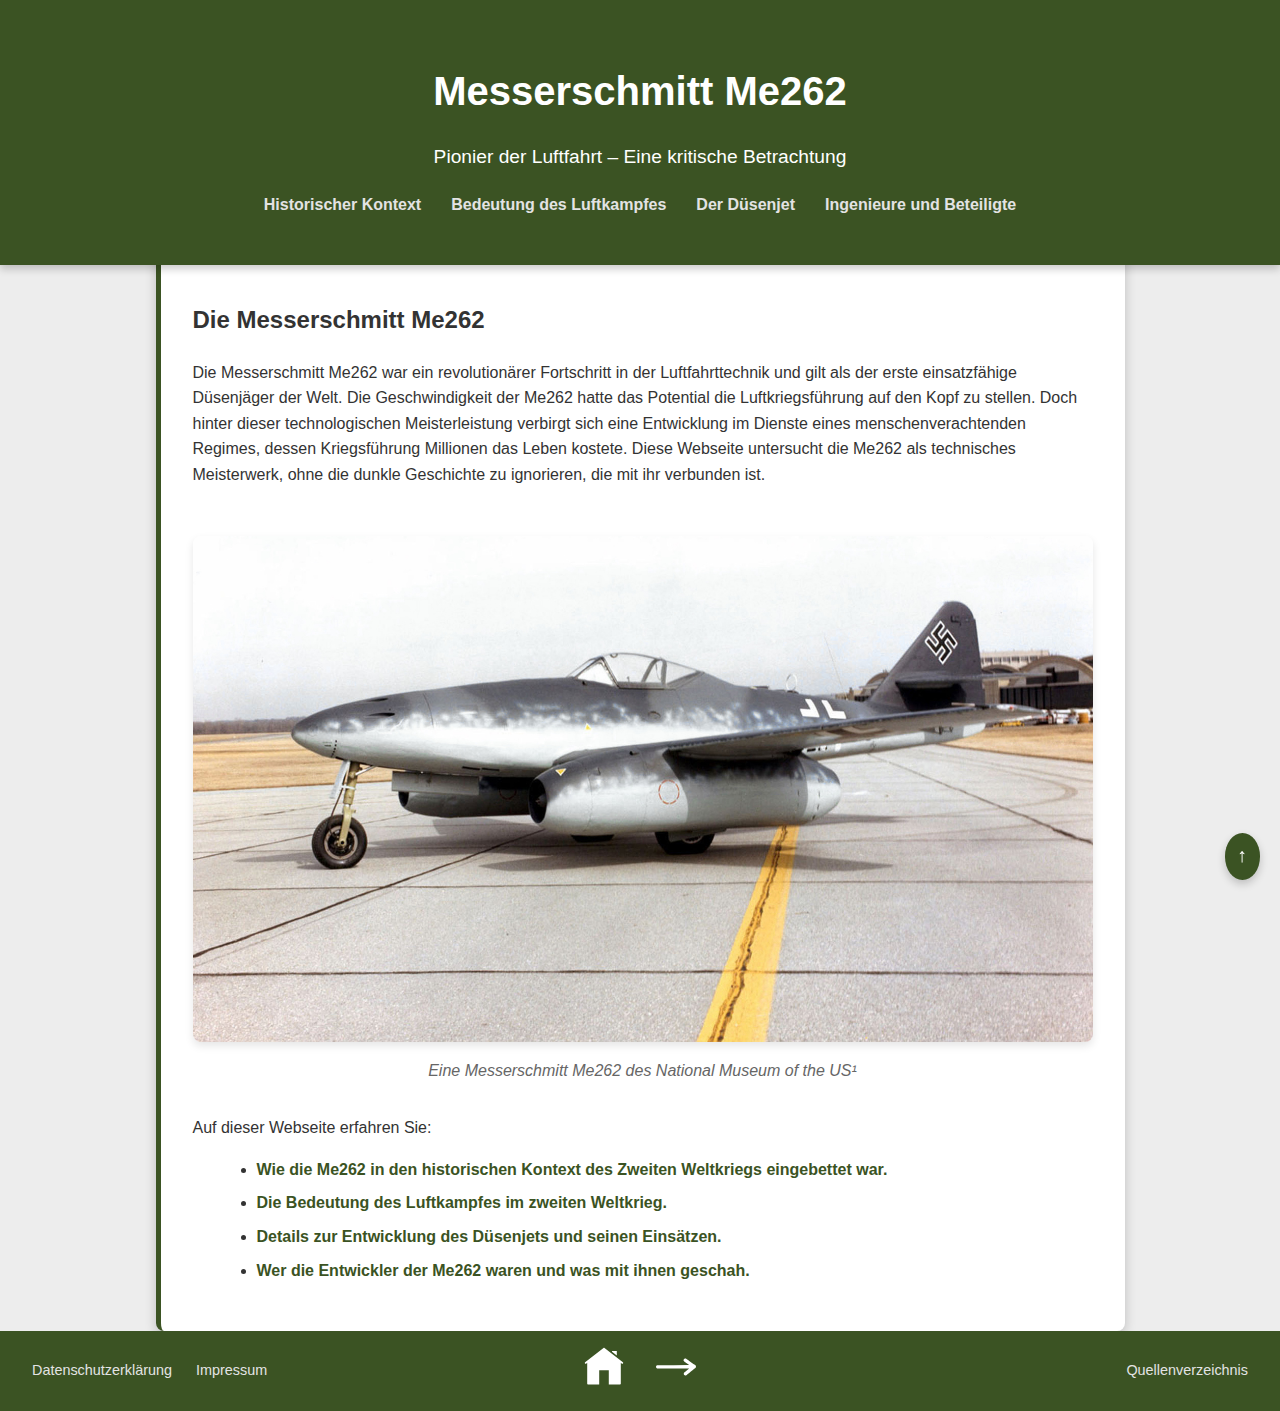
<file: index.html>
<!DOCTYPE html>
<html lang="de">
<head>
    <meta charset="UTF-8">
    <meta name="viewport" content="width=device-width, initial-scale=1.0">
    <title>Pionier der Luftfahrt: Die Messerschmitt Me262</title>
    <link rel="stylesheet" href="css/style.css">
</head>
<body id="me262">
    <!-- Header mit Navigation -->
    <header>
        <h1><a href="index.html">Messerschmitt Me262</a></h1>
        <p>Pionier der Luftfahrt – Eine kritische Betrachtung</p>
        <nav>
            <ul>
                <li><a href="unterseiten/historischer-kontext.html">Historischer Kontext</a></li>
                <li><a href="unterseiten/luftkampf.html">Bedeutung des Luftkampfes</a></li>
				<li class="dropdown">
					<a href="unterseiten/dusenjet.html">Der Düsenjet</a>
						<ul class="dropdown-content">
				<li><a href="unterseiten/entwicklung.html">Entwicklung</a></li>
				<li><a href="unterseiten/technik.html">Technologie</a></li>
				<li><a href="unterseiten/einsatz.html">Einsatzstrategien</a></li>
				<li><a href="unterseiten/vermächtnis.html">Vermächtnis</a></li>
    </ul>
</li>
                <li><a href="unterseiten/ingenieure.html">Ingenieure und Beteiligte</a></li>
            </ul>
        </nav>
    </header>

    <!-- Einleitung -->
    <main>
        <section id="intro" class="farbiger-kasten">
            <h2>Die Messerschmitt Me262</h2>
            <p>Die Messerschmitt Me262 war ein revolutionärer Fortschritt in der Luftfahrttechnik und gilt als der erste einsatzfähige Düsenjäger der Welt. Die Geschwindigkeit der Me262 hatte das Potential die Luftkriegsführung auf den Kopf zu stellen. Doch hinter dieser technologischen Meisterleistung verbirgt sich eine Entwicklung im Dienste eines menschenverachtenden Regimes, dessen Kriegsführung Millionen das Leben kostete. Diese Webseite untersucht die Me262 als technisches Meisterwerk, ohne die dunkle Geschichte zu ignorieren, die mit ihr verbunden ist.</p>
            <div class="bild-container">
            <img src="Bilder/Me262.jpg" alt="Messerschmitt Me262">
                <p class="bild-beschreibung">Eine Messerschmitt Me262 des National Museum of the US¹</p>		
				            </div>
            <p>
                Auf dieser Webseite erfahren Sie:
            </p>
            <ul>
                <li><a href="unterseiten/historischer-kontext.html">Wie die Me262 in den historischen Kontext des Zweiten Weltkriegs eingebettet war.</a></li>
                <li><a href="unterseiten/luftkampf.html">Die Bedeutung des Luftkampfes im zweiten Weltkrieg.</a></li>
                <li><a href="unterseiten/dusenjet.html">Details zur Entwicklung des Düsenjets und seinen Einsätzen.</a></li>
                <li><a href="unterseiten/ingenieure.html">Wer die Entwickler der Me262 waren und was mit ihnen geschah.</a></li>
            </ul>
        </section>
    </main>

<!-- Footer -->
<footer>
  <div class="footer-text">
    <ul>
      <li><a href="unterseiten/datenschutz.html">Datenschutzerklärung</a></li>
      <li><a href="unterseiten/impressum.html">Impressum</a></li>
    </ul>
  </div>
  <nav class="footer-navigation">
    <a href="index.html" class="nav-button home" title="Zur Startseite">
      <img src="Bilder/home.svg" alt="Startseite">
    </a>
    <a href="unterseiten/historischer-kontext.html" class="nav-button next" title="Weiter zur nächsten Seite">
      <img src="Bilder/next.svg" alt="Weiter">
    </a>
  </nav>
  <div class="footer-right">
    <a href="unterseiten/quellenverzeichnis.html">Quellenverzeichnis</a>
  </div>
</footer>

   <!-- Zurück-zum-Anfang-Button -->
    <a href="#me262" id="top-button" title="Zurück zum Anfang">↑</a>
</body>
</html>
</file>
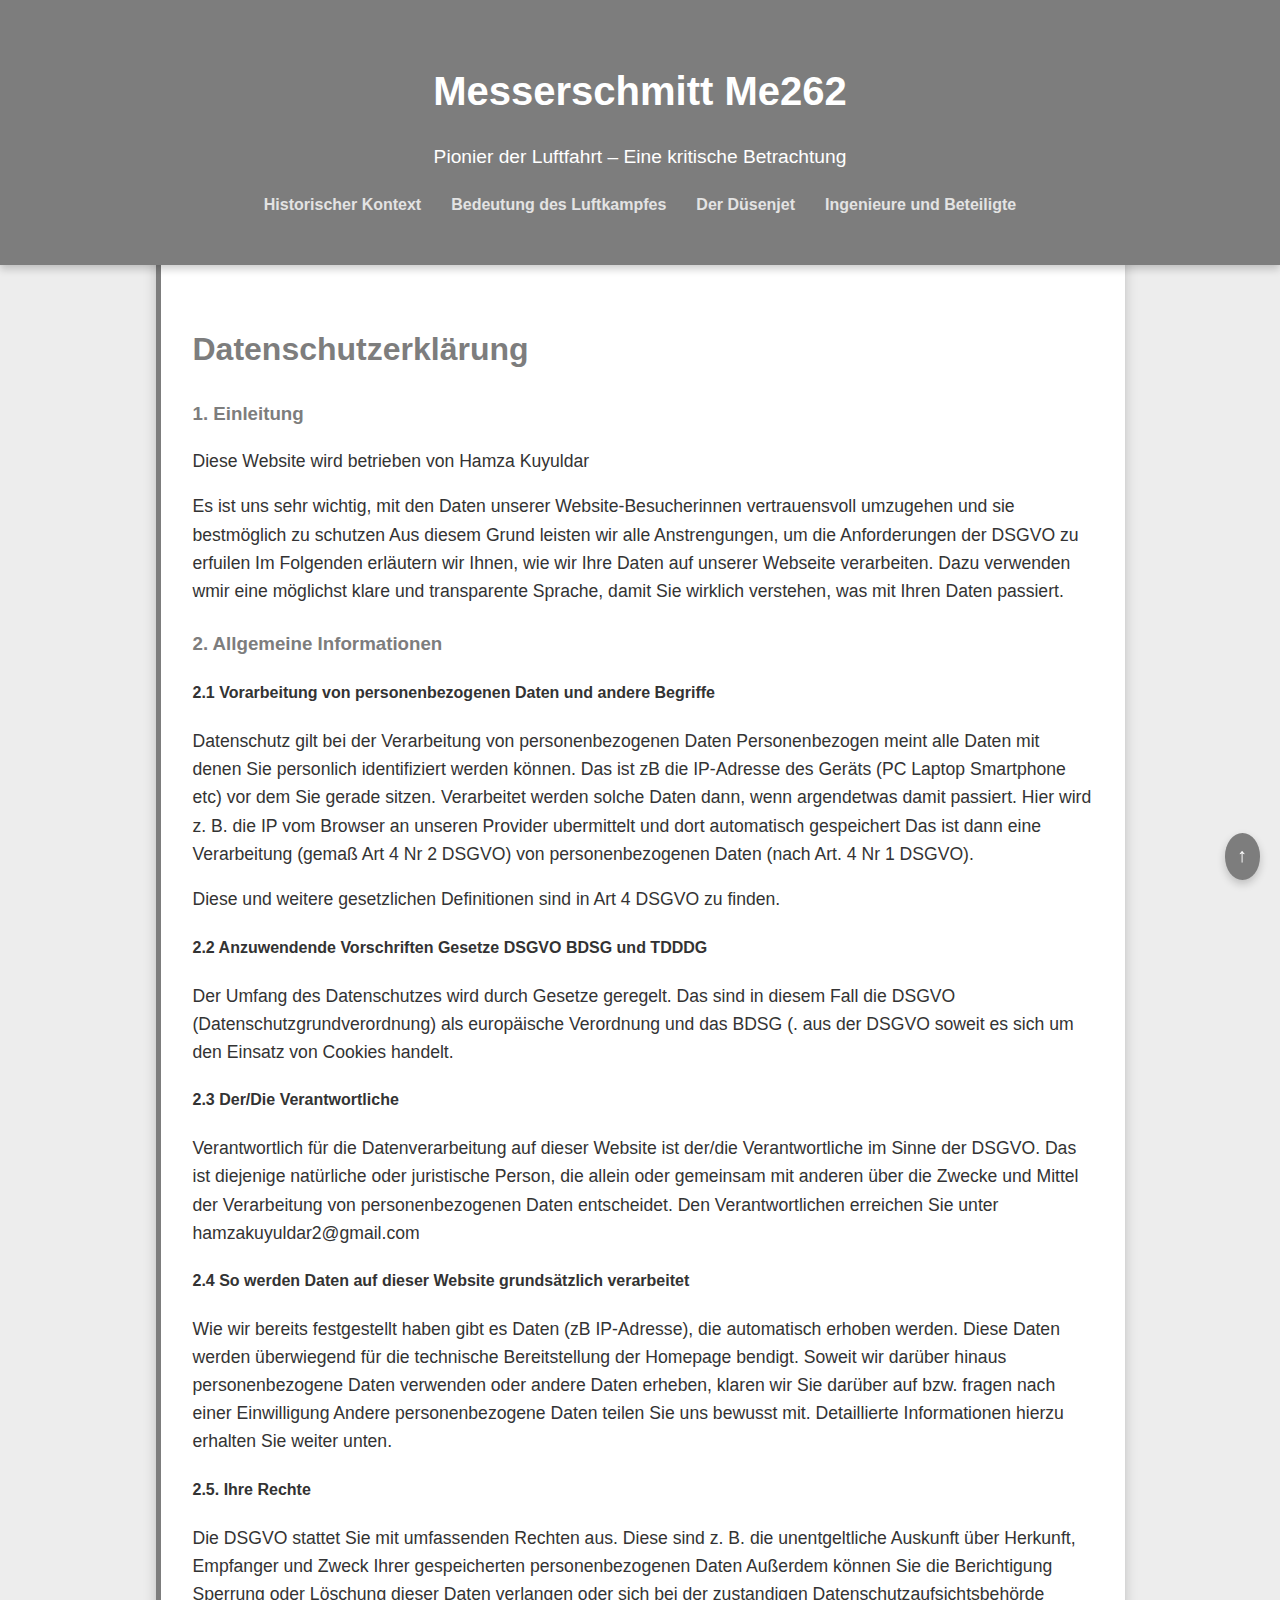
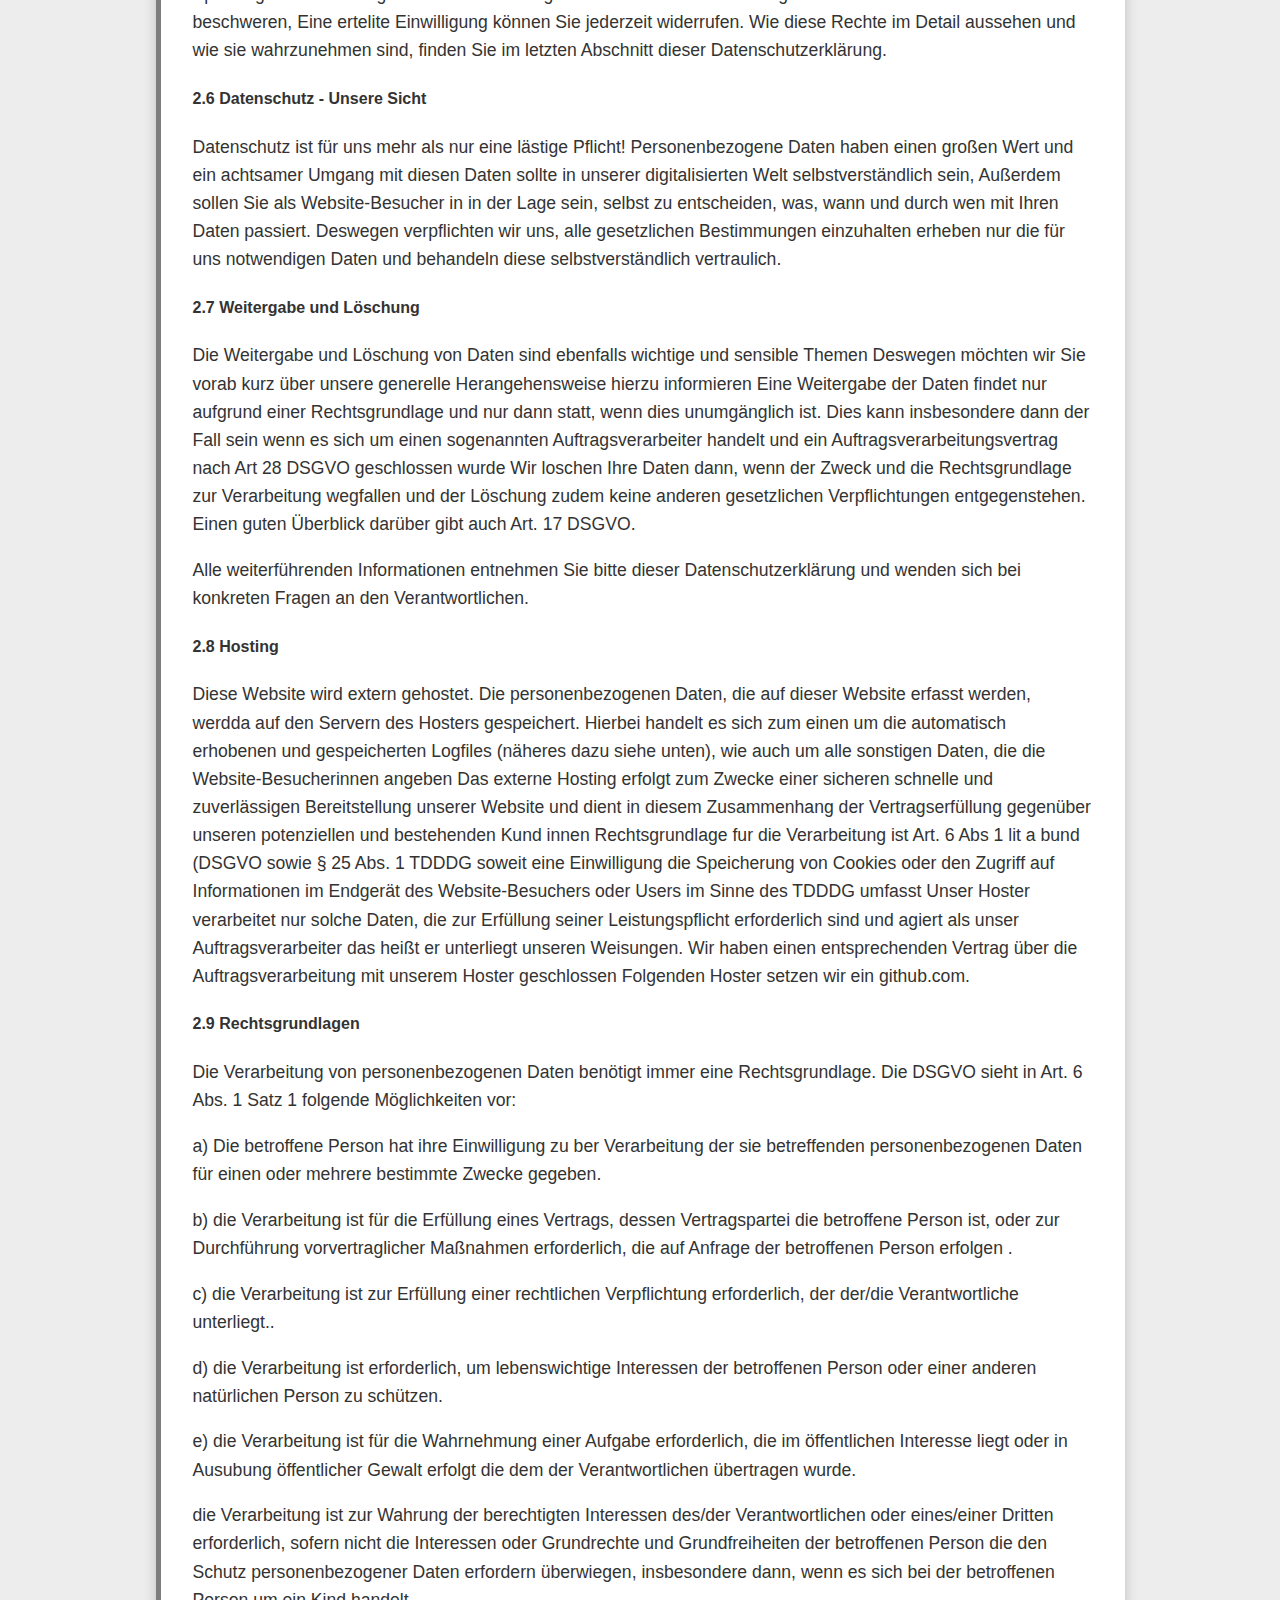
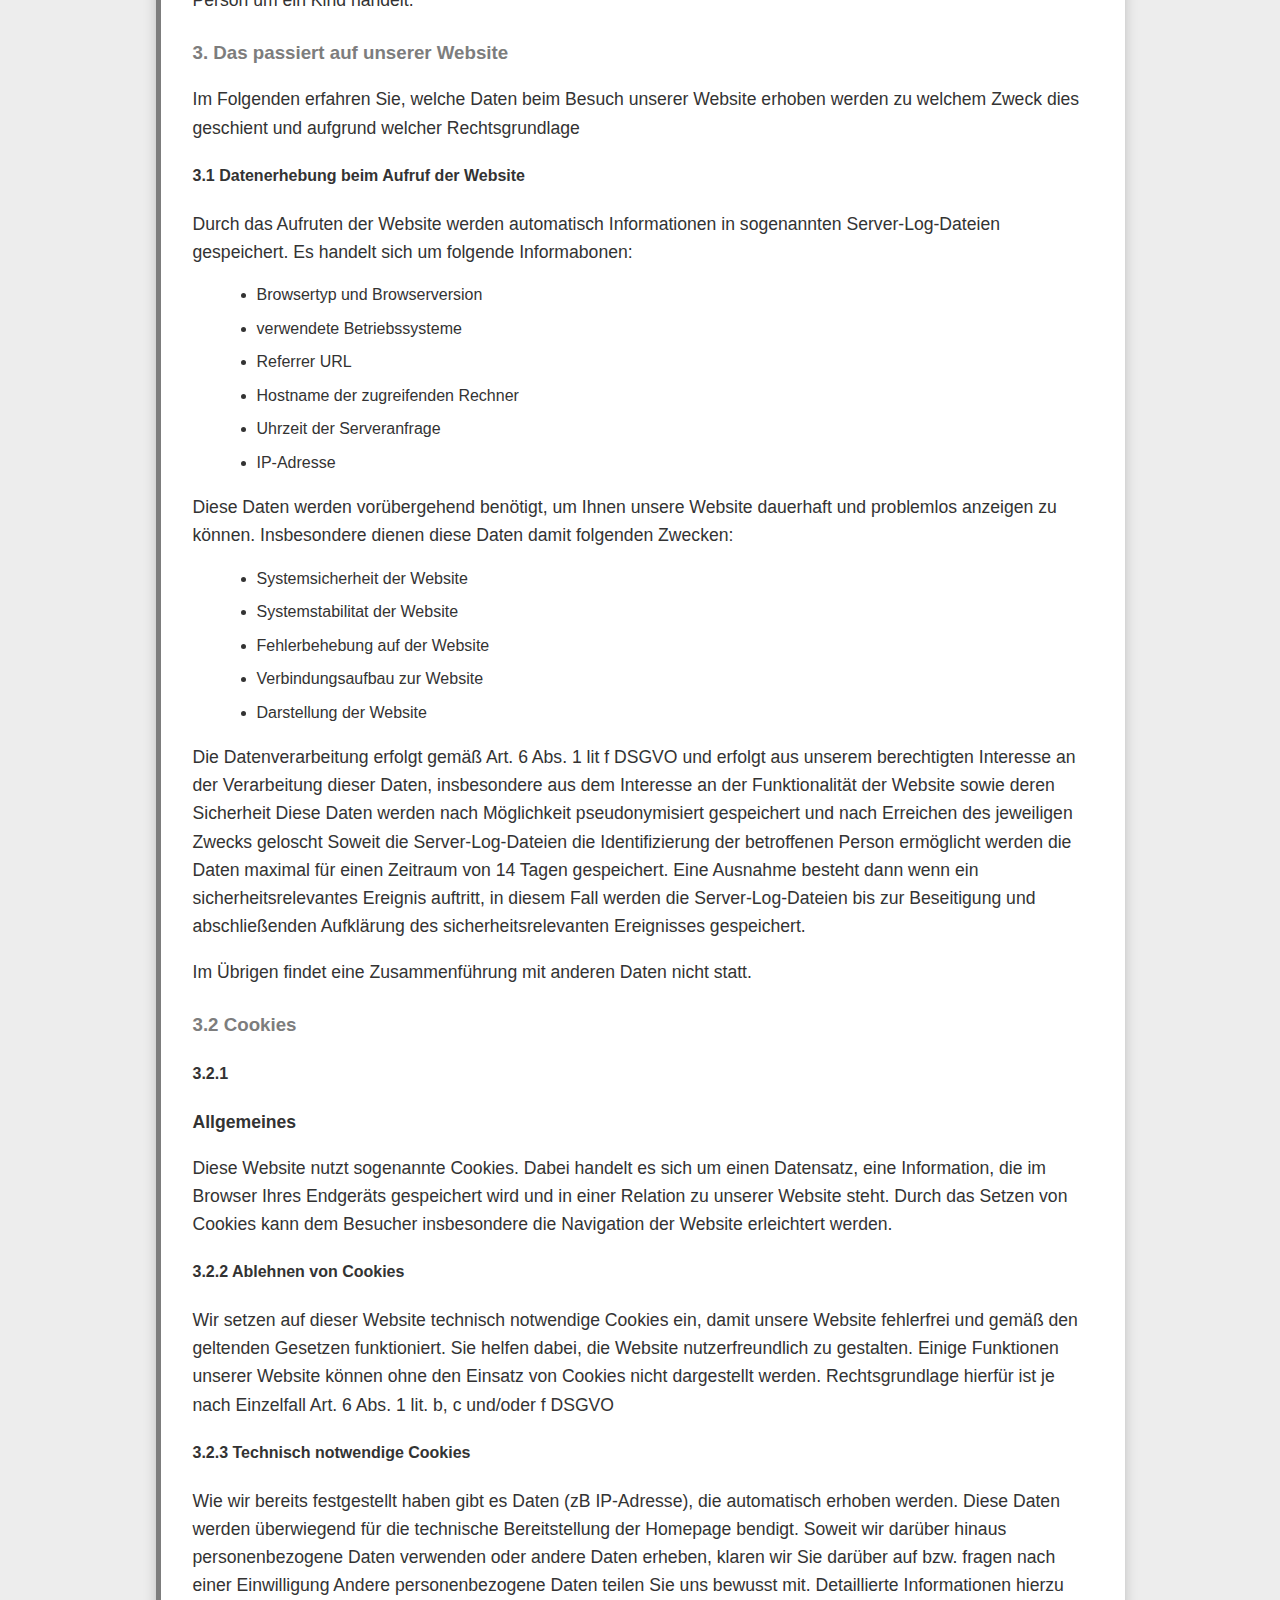
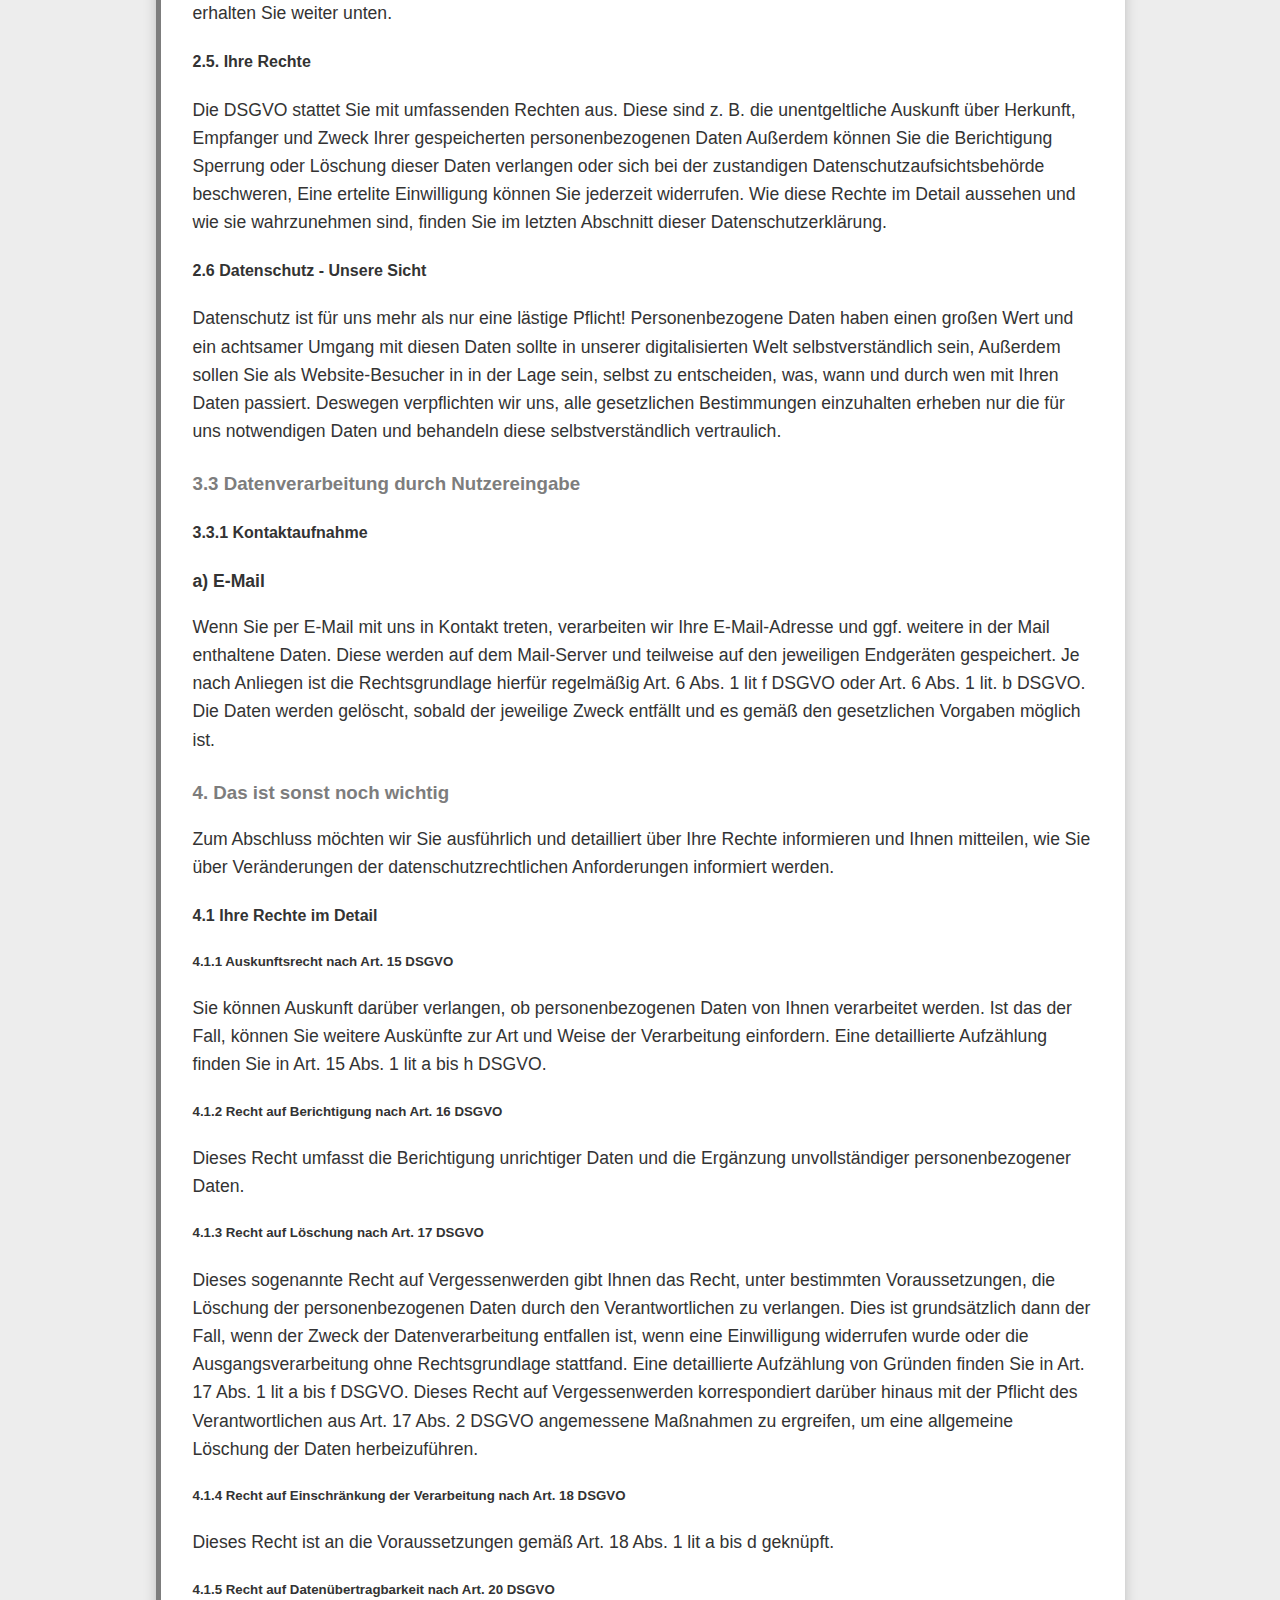
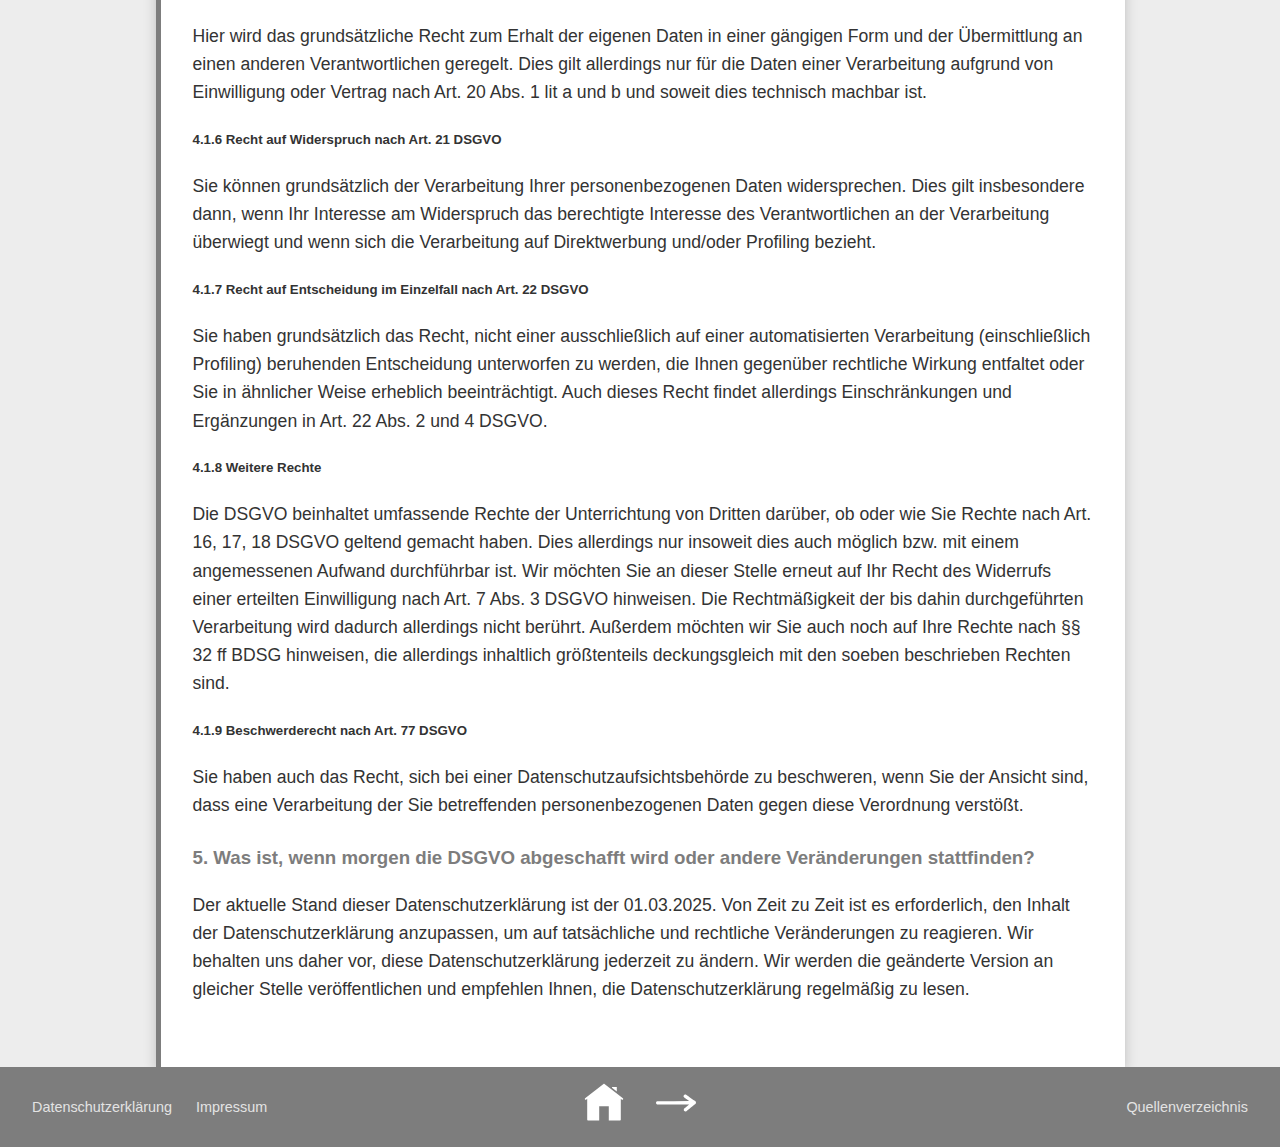
<file: unterseiten/datenschutz.html>
<!DOCTYPE html>
<html lang="de">
<head>
    <meta charset="UTF-8">
    <meta name="viewport" content="width=device-width, initial-scale=1.0">
    <title>Datenschutzerklärung | Messerschmitt Me262</title>
    <link rel="stylesheet" href="../css/datenschutz.css">
</head>
<body id="datenschutz">
    <!-- Header mit Navigation -->
    <header>
        <h1><a href="../index.html">Messerschmitt Me262</a></h1>
        <p>Pionier der Luftfahrt – Eine kritische Betrachtung</p>
        <nav>
            <ul>
                <li><a href="historischer-kontext.html">Historischer Kontext</a></li>
                <li><a href="luftkampf.html">Bedeutung des Luftkampfes</a></li>
                <li class="dropdown">
                    <a href="dusenjet.html">Der Düsenjet</a>
                    <ul class="dropdown-content">
                        <li><a href="entwicklung.html">Entwicklung</a></li>
                        <li><a href="technik.html">Technologie</a></li>
                        <li><a href="einsatz.html">Einsatzstrategien</a></li>
                        <li><a href="vermaechtnis.html">Vermächtnis</a></li>
                    </ul>
                </li>
                <li><a href="ingenieure.html">Ingenieure und Beteiligte</a></li>
            </ul>
        </nav>
    </header>

    <!-- Hauptinhalt -->
    <main>
		<section id="datenschutz-inhalt" class="container">
            <h2>Datenschutzerklärung</h2>
			
			            <h3>1. Einleitung</h3>
            <p>Diese Website wird betrieben von Hamza Kuyuldar</p>
			<p>Es ist uns sehr wichtig, mit den Daten unserer Website-Besucherinnen vertrauensvoll umzugehen und sie bestmöglich zu schutzen Aus diesem Grund leisten wir alle Anstrengungen, um die Anforderungen der DSGVO zu erfuilen Im Folgenden erläutern wir Ihnen, wie wir Ihre Daten auf unserer Webseite verarbeiten. Dazu verwenden wmir eine möglichst klare und transparente Sprache, damit Sie wirklich verstehen, was mit Ihren Daten passiert. </p>
            
			<h3>2. Allgemeine Informationen</h3>
			<h4>2.1 Vorarbeitung von personenbezogenen Daten und andere Begriffe</h4>
            <p>Datenschutz gilt bei der Verarbeitung von personenbezogenen Daten Personenbezogen meint alle Daten mit denen Sie personlich identifiziert werden können. Das ist zB die IP-Adresse des Geräts (PC Laptop Smartphone etc) vor dem Sie gerade sitzen. Verarbeitet werden solche Daten dann, wenn argendetwas damit passiert. Hier wird z. B. die IP vom Browser an unseren Provider ubermittelt und dort automatisch gespeichert Das ist dann eine Verarbeitung (gemaß Art 4 Nr 2 DSGVO) von personenbezogenen Daten (nach Art. 4 Nr 1 DSGVO).</p>
			<p>Diese und weitere gesetzlichen Definitionen sind in Art 4 DSGVO zu finden.</p>


            <h4>2.2 Anzuwendende Vorschriften Gesetze DSGVO BDSG und TDDDG</h4>
            <p>Der Umfang des Datenschutzes wird durch Gesetze geregelt. Das sind in diesem Fall die DSGVO (Datenschutzgrundverordnung) als europäische Verordnung und das BDSG (. aus der DSGVO soweit es sich um den Einsatz von Cookies handelt.</p>
            <h4>2.3 Der/Die Verantwortliche</h4>

            <p>Verantwortlich für die Datenverarbeitung auf dieser Website ist der/die Verantwortliche im Sinne der DSGVO. Das ist diejenige natürliche oder juristische Person, die allein oder gemeinsam mit anderen über die Zwecke und Mittel der Verarbeitung von personenbezogenen Daten entscheidet. Den Verantwortlichen erreichen Sie unter hamzakuyuldar2@gmail.com</p>

            <h4>2.4 So werden Daten auf dieser Website grundsätzlich verarbeitet</h4>
            <p>Wie wir bereits festgestellt haben gibt es Daten (zB IP-Adresse), die automatisch erhoben werden. Diese Daten werden überwiegend für die technische Bereitstellung der Homepage bendigt. Soweit wir darüber hinaus personenbezogene Daten verwenden oder andere Daten erheben, klaren wir Sie darüber auf bzw. fragen nach einer Einwilligung Andere personenbezogene Daten teilen Sie uns bewusst mit. Detaillierte Informationen hierzu erhalten Sie weiter unten.</p>

            <h4>2.5. Ihre Rechte</h4>
            <p>Die DSGVO stattet Sie mit umfassenden Rechten aus. Diese sind z. B. die unentgeltliche Auskunft über Herkunft, Empfanger und Zweck Ihrer gespeicherten personenbezogenen Daten Außerdem können Sie die Berichtigung Sperrung oder Löschung dieser Daten verlangen oder sich bei der zustandigen Datenschutzaufsichtsbehörde beschweren, Eine ertelite Einwilligung können Sie jederzeit widerrufen. Wie diese Rechte im Detail aussehen und wie sie wahrzunehmen sind, finden Sie im letzten Abschnitt dieser Datenschutzerklärung.</p>

            <h4>2.6 Datenschutz - Unsere Sicht</h4>
            <p>Datenschutz ist für uns mehr als nur eine lästige Pflicht! Personenbezogene Daten haben einen großen Wert und ein achtsamer Umgang mit diesen Daten sollte in unserer digitalisierten Welt selbstverständlich sein, Außerdem sollen Sie als Website-Besucher in in der Lage sein, selbst zu entscheiden, was, wann und durch wen mit Ihren Daten passiert. Deswegen verpflichten wir uns, alle gesetzlichen Bestimmungen einzuhalten erheben nur die für uns notwendigen Daten und behandeln diese selbstverständlich vertraulich.</p>
			
			<h4>2.7 Weitergabe und Löschung</h4>
            <p>Die Weitergabe und Löschung von Daten sind ebenfalls wichtige und sensible Themen Deswegen möchten wir Sie vorab kurz über unsere generelle Herangehensweise hierzu informieren Eine Weitergabe der Daten findet nur aufgrund einer Rechtsgrundlage und nur dann statt, wenn dies unumgänglich ist. Dies kann insbesondere dann der Fall sein wenn es sich um einen sogenannten Auftragsverarbeiter handelt und ein Auftragsverarbeitungsvertrag nach Art 28 DSGVO geschlossen wurde Wir loschen Ihre Daten dann, wenn der Zweck und die Rechtsgrundlage zur Verarbeitung wegfallen und der Löschung zudem keine anderen gesetzlichen Verpflichtungen entgegenstehen. Einen guten Überblick darüber gibt auch Art. 17 DSGVO.</p>
			<p>Alle weiterführenden Informationen entnehmen Sie bitte dieser Datenschutzerklärung und wenden sich bei konkreten Fragen an den Verantwortlichen.</p>

            <h4>2.8 Hosting</h4>
            <p>Diese Website wird extern gehostet. Die personenbezogenen Daten, die auf dieser Website erfasst werden, werdda auf den Servern des Hosters gespeichert. Hierbei handelt es sich zum einen um die automatisch erhobenen und gespeicherten Logfiles (näheres dazu siehe unten), wie auch um alle sonstigen Daten, die die Website-Besucherinnen angeben Das externe Hosting erfolgt zum Zwecke einer sicheren schnelle und zuverlässigen Bereitstellung unserer Website und dient in diesem Zusammenhang der Vertragserfüllung gegenüber unseren potenziellen und bestehenden Kund innen Rechtsgrundlage fur die Verarbeitung ist Art. 6 Abs 1 lit a bund (DSGVO sowie § 25 Abs. 1 TDDDG soweit eine Einwilligung die Speicherung von Cookies oder den Zugriff auf Informationen im Endgerät des Website-Besuchers oder Users im Sinne des TDDDG umfasst Unser Hoster verarbeitet nur solche Daten, die zur Erfüllung seiner Leistungspflicht erforderlich sind und agiert als unser Auftragsverarbeiter das heißt er unterliegt unseren Weisungen. Wir haben einen entsprechenden Vertrag über die Auftragsverarbeitung mit unserem Hoster geschlossen Folgenden Hoster setzen wir ein github.com.</p>
			
            <h4>2.9 Rechtsgrundlagen</h4>
            <p>Die Verarbeitung von personenbezogenen Daten benötigt immer eine Rechtsgrundlage. Die DSGVO sieht in Art. 6 Abs. 1 Satz 1 folgende Möglichkeiten vor:</p>

            <p> a) Die betroffene Person hat ihre Einwilligung zu ber Verarbeitung der sie betreffenden personenbezogenen Daten für einen oder mehrere bestimmte Zwecke gegeben.</p>
			
			<p> b) die Verarbeitung ist für die Erfüllung eines Vertrags, dessen Vertragspartei die betroffene Person ist, oder zur Durchführung vorvertraglicher Maßnahmen erforderlich, die auf Anfrage der betroffenen Person erfolgen .</p>
			
			<p> c)  die Verarbeitung ist zur Erfüllung einer rechtlichen Verpflichtung erforderlich, der der/die Verantwortliche unterliegt..</p>
			
			<p> d) die Verarbeitung ist erforderlich, um lebenswichtige Interessen der betroffenen Person oder einer anderen natürlichen Person zu schützen.</p>
			
			<p> e) die Verarbeitung ist für die Wahrnehmung einer Aufgabe erforderlich, die im öffentlichen Interesse liegt oder in Ausubung öffentlicher Gewalt erfolgt die dem der Verantwortlichen übertragen wurde.</p>
			
			<p>die Verarbeitung ist zur Wahrung der berechtigten Interessen des/der Verantwortlichen oder eines/einer Dritten erforderlich, sofern nicht die Interessen oder Grundrechte und Grundfreiheiten der betroffenen Person die den Schutz personenbezogener Daten erfordern überwiegen, insbesondere dann, wenn es sich bei der betroffenen Person um ein Kind handelt.</p>

			<h3>3. Das passiert auf unserer Website</h3>
            <p>Im Folgenden erfahren Sie, welche Daten beim Besuch unserer Website erhoben werden zu welchem Zweck dies geschient und aufgrund welcher Rechtsgrundlage </p>
            
			<h4>3.1 Datenerhebung beim Aufruf der Website</h4>
            <p>Durch das Aufruten der Website werden automatisch Informationen in sogenannten Server-Log-Dateien gespeichert. Es handelt sich um folgende Informabonen:</p>
			
			<ul>
			<li>Browsertyp und Browserversion</li>
			<li>verwendete Betriebssysteme</li>
			<li>Referrer URL</li>
			<li>Hostname der zugreifenden Rechner</li>
			<li>Uhrzeit der Serveranfrage</li>
			<li>IP-Adresse</li>
			</ul>
			<p>Diese Daten werden vorübergehend benötigt, um Ihnen unsere Website dauerhaft und problemlos anzeigen zu können. Insbesondere dienen diese Daten damit folgenden Zwecken:</p>
			<ul>
			<li>Systemsicherheit der Website</li>
			<li>Systemstabilitat der Website</li>
			<li>Fehlerbehebung auf der Website</li>
			<li>Verbindungsaufbau zur Website</li>
			<li>Darstellung der Website</li>
			</ul>
			
			<p>Die Datenverarbeitung erfolgt gemäß Art. 6 Abs. 1 lit f DSGVO und erfolgt aus unserem berechtigten Interesse an der Verarbeitung dieser Daten, insbesondere aus dem Interesse an der Funktionalität der Website sowie deren Sicherheit Diese Daten werden nach Möglichkeit pseudonymisiert gespeichert und nach Erreichen des jeweiligen Zwecks geloscht Soweit die Server-Log-Dateien die Identifizierung der betroffenen Person ermöglicht werden die Daten maximal für einen Zeitraum von 14 Tagen gespeichert. Eine Ausnahme besteht dann wenn ein sicherheitsrelevantes Ereignis auftritt, in diesem Fall werden die Server-Log-Dateien bis zur Beseitigung und abschließenden Aufklärung des sicherheitsrelevanten Ereignisses gespeichert.</p>
			
			<p>Im Übrigen findet eine Zusammenführung mit anderen Daten nicht statt.</p>


			<h3>3.2 Cookies</h3>
            <h4>3.2.1</h4>
            <p><strong>Allgemeines</strong></p>
			<p>Diese Website nutzt sogenannte Cookies. Dabei handelt es sich um einen Datensatz, eine Information, die im Browser Ihres Endgeräts gespeichert wird und in einer Relation zu unserer Website steht.
			Durch das Setzen von Cookies kann dem Besucher insbesondere die Navigation der Website erleichtert werden.</p>
			
            <h4>3.2.2 Ablehnen von Cookies</h4>
            <p>Wir setzen auf dieser Website technisch notwendige Cookies ein, damit unsere Website fehlerfrei und gemäß den geltenden Gesetzen funktioniert. Sie helfen dabei, die Website nutzerfreundlich zu gestalten. Einige Funktionen unserer Website können ohne den Einsatz von Cookies nicht dargestellt werden. Rechtsgrundlage hierfür ist je nach Einzelfall Art. 6 Abs. 1 lit. b, c und/oder f DSGVO</p>
  

            <h4>3.2.3 Technisch notwendige Cookies</h4>
            <p>Wie wir bereits festgestellt haben gibt es Daten (zB IP-Adresse), die automatisch erhoben werden. Diese Daten werden überwiegend für die technische Bereitstellung der Homepage bendigt. Soweit wir darüber hinaus personenbezogene Daten verwenden oder andere Daten erheben, klaren wir Sie darüber auf bzw. fragen nach einer Einwilligung Andere personenbezogene Daten teilen Sie uns bewusst mit. Detaillierte Informationen hierzu erhalten Sie weiter unten.</p>

            <h4>2.5. Ihre Rechte</h4>
            <p>Die DSGVO stattet Sie mit umfassenden Rechten aus. Diese sind z. B. die unentgeltliche Auskunft über Herkunft, Empfanger und Zweck Ihrer gespeicherten personenbezogenen Daten Außerdem können Sie die Berichtigung Sperrung oder Löschung dieser Daten verlangen oder sich bei der zustandigen Datenschutzaufsichtsbehörde beschweren, Eine ertelite Einwilligung können Sie jederzeit widerrufen. Wie diese Rechte im Detail aussehen und wie sie wahrzunehmen sind, finden Sie im letzten Abschnitt dieser Datenschutzerklärung.</p>

            <h4>2.6 Datenschutz - Unsere Sicht</h4>
            <p>Datenschutz ist für uns mehr als nur eine lästige Pflicht! Personenbezogene Daten haben einen großen Wert und ein achtsamer Umgang mit diesen Daten sollte in unserer digitalisierten Welt selbstverständlich sein, Außerdem sollen Sie als Website-Besucher in in der Lage sein, selbst zu entscheiden, was, wann und durch wen mit Ihren Daten passiert. Deswegen verpflichten wir uns, alle gesetzlichen Bestimmungen einzuhalten erheben nur die für uns notwendigen Daten und behandeln diese selbstverständlich vertraulich.</p>
			<!-- Fortsetzung des Datenschutz-Hauptinhalts -->

            <h3>3.3 Datenverarbeitung durch Nutzereingabe</h3>

            <h4>3.3.1 Kontaktaufnahme</h4>
            <p><strong>a) E-Mail</strong></p>
            <p>Wenn Sie per E-Mail mit uns in Kontakt treten, verarbeiten wir Ihre E-Mail-Adresse und ggf. weitere in der Mail enthaltene Daten. Diese werden auf dem Mail-Server und teilweise auf den jeweiligen Endgeräten gespeichert. Je nach Anliegen ist die Rechtsgrundlage hierfür regelmäßig Art. 6 Abs. 1 lit f DSGVO oder Art. 6 Abs. 1 lit. b DSGVO. Die Daten werden gelöscht, sobald der jeweilige Zweck entfällt und es gemäß den gesetzlichen Vorgaben möglich ist.</p>

            <h3>4. Das ist sonst noch wichtig</h3>
            <p>Zum Abschluss möchten wir Sie ausführlich und detailliert über Ihre Rechte informieren und Ihnen mitteilen, wie Sie über Veränderungen der datenschutzrechtlichen Anforderungen informiert werden.</p>

            <h4>4.1 Ihre Rechte im Detail</h4>

            <h5>4.1.1 Auskunftsrecht nach Art. 15 DSGVO</h5>
            <p>Sie können Auskunft darüber verlangen, ob personenbezogenen Daten von Ihnen verarbeitet werden. Ist das der Fall, können Sie weitere Auskünfte zur Art und Weise der Verarbeitung einfordern. Eine detaillierte Aufzählung finden Sie in Art. 15 Abs. 1 lit a bis h DSGVO.</p>

            <h5>4.1.2 Recht auf Berichtigung nach Art. 16 DSGVO</h5>
            <p>Dieses Recht umfasst die Berichtigung unrichtiger Daten und die Ergänzung unvollständiger personenbezogener Daten.</p>

            <h5>4.1.3 Recht auf Löschung nach Art. 17 DSGVO</h5>
            <p>Dieses sogenannte Recht auf Vergessenwerden gibt Ihnen das Recht, unter bestimmten Voraussetzungen, die Löschung der personenbezogenen Daten durch den Verantwortlichen zu verlangen. Dies ist grundsätzlich dann der Fall, wenn der Zweck der Datenverarbeitung entfallen ist, wenn eine Einwilligung widerrufen wurde oder die Ausgangsverarbeitung ohne Rechtsgrundlage stattfand. Eine detaillierte Aufzählung von Gründen finden Sie in Art. 17 Abs. 1 lit a bis f DSGVO. Dieses Recht auf Vergessenwerden korrespondiert darüber hinaus mit der Pflicht des Verantwortlichen aus Art. 17 Abs. 2 DSGVO angemessene Maßnahmen zu ergreifen, um eine allgemeine Löschung der Daten herbeizuführen.</p>

            <h5>4.1.4 Recht auf Einschränkung der Verarbeitung nach Art. 18 DSGVO</h5>
            <p>Dieses Recht ist an die Voraussetzungen gemäß Art. 18 Abs. 1 lit a bis d geknüpft.</p>

            <h5>4.1.5 Recht auf Datenübertragbarkeit nach Art. 20 DSGVO</h5>
            <p>Hier wird das grundsätzliche Recht zum Erhalt der eigenen Daten in einer gängigen Form und der Übermittlung an einen anderen Verantwortlichen geregelt. Dies gilt allerdings nur für die Daten einer Verarbeitung aufgrund von Einwilligung oder Vertrag nach Art. 20 Abs. 1 lit a und b und soweit dies technisch machbar ist.</p>

            <h5>4.1.6 Recht auf Widerspruch nach Art. 21 DSGVO</h5>
            <p>Sie können grundsätzlich der Verarbeitung Ihrer personenbezogenen Daten widersprechen. Dies gilt insbesondere dann, wenn Ihr Interesse am Widerspruch das berechtigte Interesse des Verantwortlichen an der Verarbeitung überwiegt und wenn sich die Verarbeitung auf Direktwerbung und/oder Profiling bezieht.</p>

            <h5>4.1.7 Recht auf Entscheidung im Einzelfall nach Art. 22 DSGVO</h5>
            <p>Sie haben grundsätzlich das Recht, nicht einer ausschließlich auf einer automatisierten Verarbeitung (einschließlich Profiling) beruhenden Entscheidung unterworfen zu werden, die Ihnen gegenüber rechtliche Wirkung entfaltet oder Sie in ähnlicher Weise erheblich beeinträchtigt. Auch dieses Recht findet allerdings Einschränkungen und Ergänzungen in Art. 22 Abs. 2 und 4 DSGVO.</p>

            <h5>4.1.8 Weitere Rechte</h5>
            <p>Die DSGVO beinhaltet umfassende Rechte der Unterrichtung von Dritten darüber, ob oder wie Sie Rechte nach Art. 16, 17, 18 DSGVO geltend gemacht haben. Dies allerdings nur insoweit dies auch möglich bzw. mit einem angemessenen Aufwand durchführbar ist. Wir möchten Sie an dieser Stelle erneut auf Ihr Recht des Widerrufs einer erteilten Einwilligung nach Art. 7 Abs. 3 DSGVO hinweisen. Die Rechtmäßigkeit der bis dahin durchgeführten Verarbeitung wird dadurch allerdings nicht berührt. Außerdem möchten wir Sie auch noch auf Ihre Rechte nach §§ 32 ff BDSG hinweisen, die allerdings inhaltlich größtenteils deckungsgleich mit den soeben beschrieben Rechten sind.</p>

            <h5>4.1.9 Beschwerderecht nach Art. 77 DSGVO</h5>
            <p>Sie haben auch das Recht, sich bei einer Datenschutzaufsichtsbehörde zu beschweren, wenn Sie der Ansicht sind, dass eine Verarbeitung der Sie betreffenden personenbezogenen Daten gegen diese Verordnung verstößt.</p>

            <h3>5. Was ist, wenn morgen die DSGVO abgeschafft wird oder andere Veränderungen stattfinden?</h3>
            <p>Der aktuelle Stand dieser Datenschutzerklärung ist der 01.03.2025. Von Zeit zu Zeit ist es erforderlich, den Inhalt der Datenschutzerklärung anzupassen, um auf tatsächliche und rechtliche Veränderungen zu reagieren. Wir behalten uns daher vor, diese Datenschutzerklärung jederzeit zu ändern. Wir werden die geänderte Version an gleicher Stelle veröffentlichen und empfehlen Ihnen, die Datenschutzerklärung regelmäßig zu lesen.</p>
        </section>
    </main>

    <!-- Footer -->
    <footer>
        <div class="footer-text">
            <ul>
                <li><a href="datenschutz.html">Datenschutzerklärung</a></li>
                <li><a href="impressum.html">Impressum</a></li>
            </ul>
        </div>
        <nav class="footer-navigation">
            <a href="../index.html" class="nav-button home" title="Zur Startseite">
                <img src="../Bilder/home.svg" alt="Startseite">
            </a>
            <a href="impressum.html" class="nav-button next" title="Weiter zur nächsten Seite">
                <img src="../Bilder/next.svg" alt="Weiter">
            </a>
        </nav>
        <div class="footer-right">
            <a href="quellenverzeichnis.html">Quellenverzeichnis</a>
        </div>
    </footer>

    <!-- Zurück-zum-Anfang-Button -->
    <a href="#datenschutz" id="top-button" title="Zurück zum Anfang">↑</a>
</body>
</html>
</file>
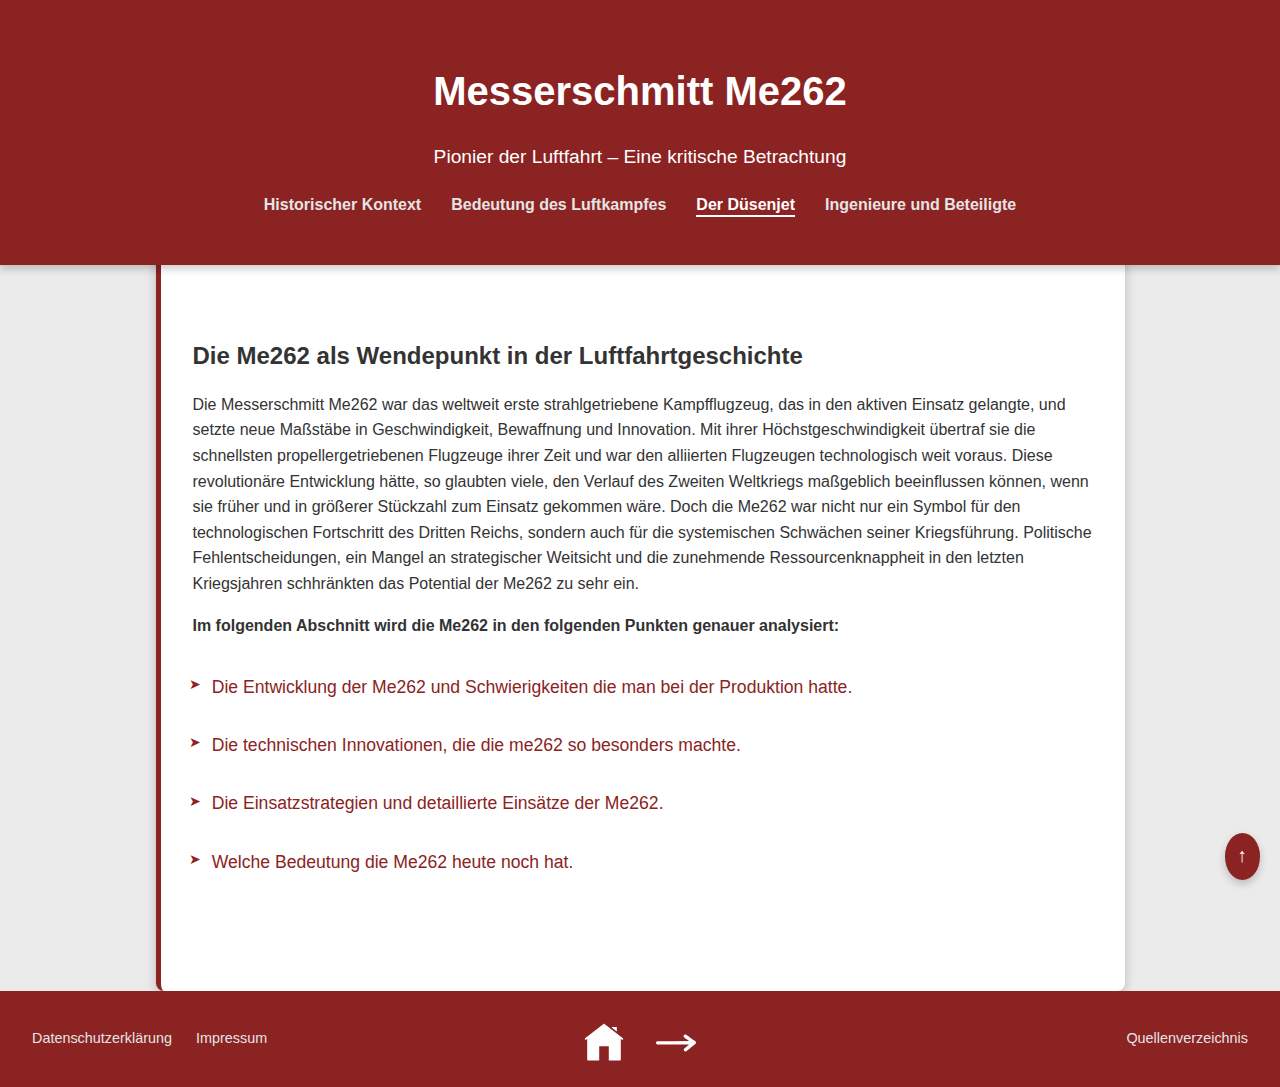
<file: unterseiten/dusenjet.html>
<!DOCTYPE html>
<html lang="de">
<head>
    <meta charset="UTF-8">
    <meta name="viewport" content="width=device-width, initial-scale=1.0">
    <title>Düsenjet - Messerschmitt Me262</title>
    <link rel="stylesheet" href="../css/dusenjet.css">
</head>
<body id="dusenjet">
    <!-- Header -->
    <header>
        <h1><a href="../index.html">Messerschmitt Me262</a></h1>
        <p>Pionier der Luftfahrt – Eine kritische Betrachtung</p>
        <nav>
            <ul>
                <li><a href="historischer-kontext.html">Historischer Kontext</a></li>
                <li><a href="luftkampf.html">Bedeutung des Luftkampfes</a></li>
                <li class="dropdown">
                    <a href="#" class="active">Der Düsenjet</a>
                    <ul class="dropdown-content">
                        <li><a href="entwicklung.html">Entwicklung</a></li>
                        <li><a href="technik.html">Technologie</a></li>
                        <li><a href="einsatz.html">Einsatzstrategien</a></li>
                        <li><a href="vermächtnis.html">Vermächtnis</a></li>
                    </ul>
                </li>
                <li><a href="ingenieure.html">Ingenieure und Beteiligte</a></li>
            </ul>
        </nav>
    </header>
</body>
</html>

    <!-- Hauptinhalt -->
    <main>
        <!-- Einführung -->
        <section id="einleitung" class="farbiger-kasten">
            <h2>Die Me262 als Wendepunkt in der Luftfahrtgeschichte</h2>
            <p>Die Messerschmitt Me262 war das weltweit erste strahlgetriebene Kampfflugzeug, das in den aktiven Einsatz gelangte, und setzte neue Maßstäbe in Geschwindigkeit, Bewaffnung und Innovation. Mit ihrer Höchstgeschwindigkeit übertraf sie die schnellsten propellergetriebenen Flugzeuge ihrer Zeit und war den alliierten Flugzeugen technologisch weit voraus. Diese revolutionäre Entwicklung hätte, so glaubten viele, den Verlauf des Zweiten Weltkriegs maßgeblich beeinflussen können, wenn sie früher und in größerer Stückzahl zum Einsatz gekommen wäre. 
			Doch die Me262 war nicht nur ein Symbol für den technologischen Fortschritt des Dritten Reichs, sondern auch für die systemischen Schwächen seiner Kriegsführung. Politische Fehlentscheidungen, ein Mangel an strategischer Weitsicht und die zunehmende Ressourcenknappheit in den letzten Kriegsjahren schhränkten das Potential der Me262 zu sehr ein.</p>
        </section>
		
			<strong>Im folgenden Abschnitt wird die Me262 in den folgenden Punkten genauer analysiert:</strong>
			</p>
				<ul>
					<li><a href="entwicklung.html">Die Entwicklung der Me262 und Schwierigkeiten die man bei der Produktion hatte.</a></li>
					<li><a href="technik.html">Die technischen Innovationen, die die me262 so besonders machte.</a></li>
					<li><a href="einsatz.html">Die Einsatzstrategien und detaillierte Einsätze der Me262.</a></li>
					<li><a href="vermächtnis.html">Welche Bedeutung die Me262 heute noch hat.</a></li>
				</ul>	
        </section>
    </main>

<!-- Footer -->
<footer>
  <div class="footer-text">
    <ul>
      <li><a href="datenschutz.html">Datenschutzerklärung</a></li>
      <li><a href="impressum.html">Impressum</a></li>
    </ul>
  </div>
  <nav class="footer-navigation">
    <a href="../index.html" class="nav-button home" title="Zur Startseite">
      <img src="../Bilder/home.svg" alt="Startseite">
    </a>
    <a href="entwicklung.html" class="nav-button next" title="Weiter zur nächsten Seite">
      <img src="../Bilder/next.svg" alt="Weiter">
    </a>
  </nav>
  <div class="footer-right">
    <a href="quellenverzeichnis.html">Quellenverzeichnis</a>
  </div>
</footer>

    <!-- Zurück-zum-Anfang-Button -->
    <a href="#dusenjet" id="top-button" title="Zurück zum Anfang">↑</a>
</body>
</html>
</file>
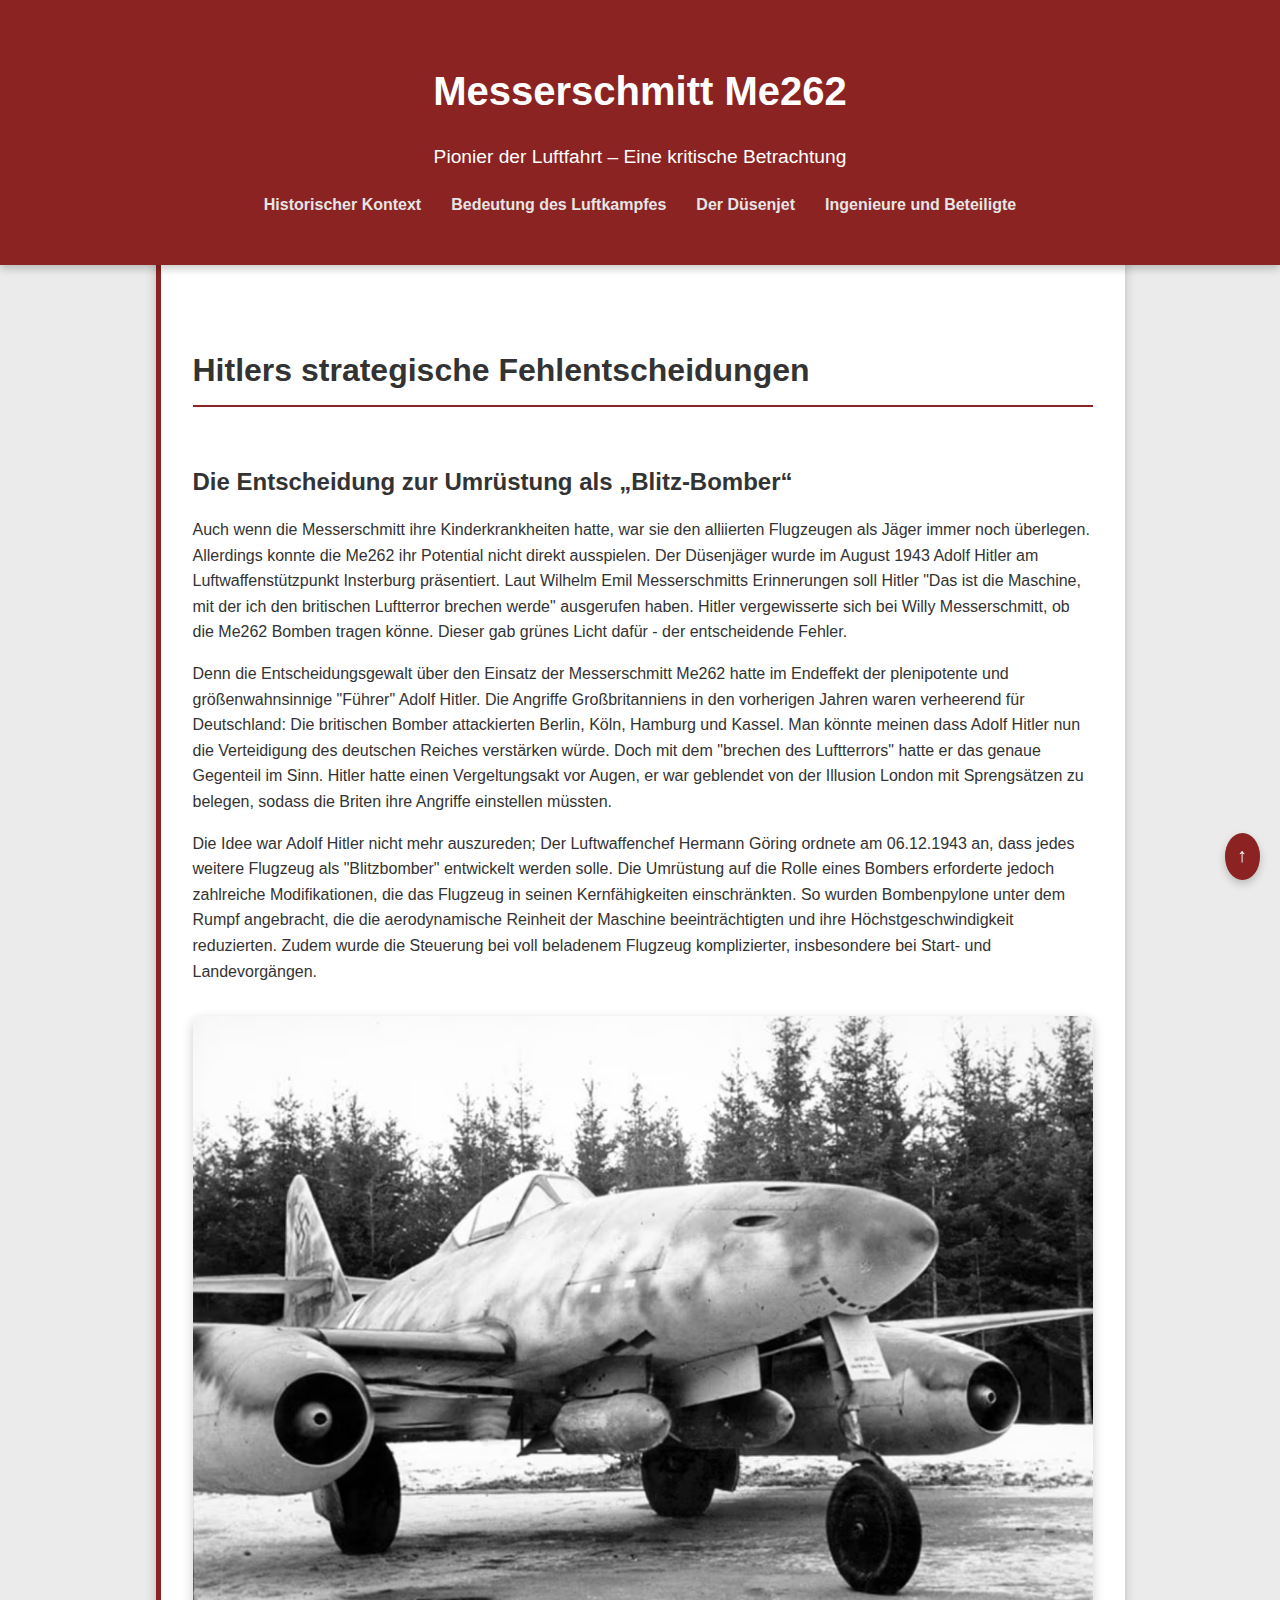
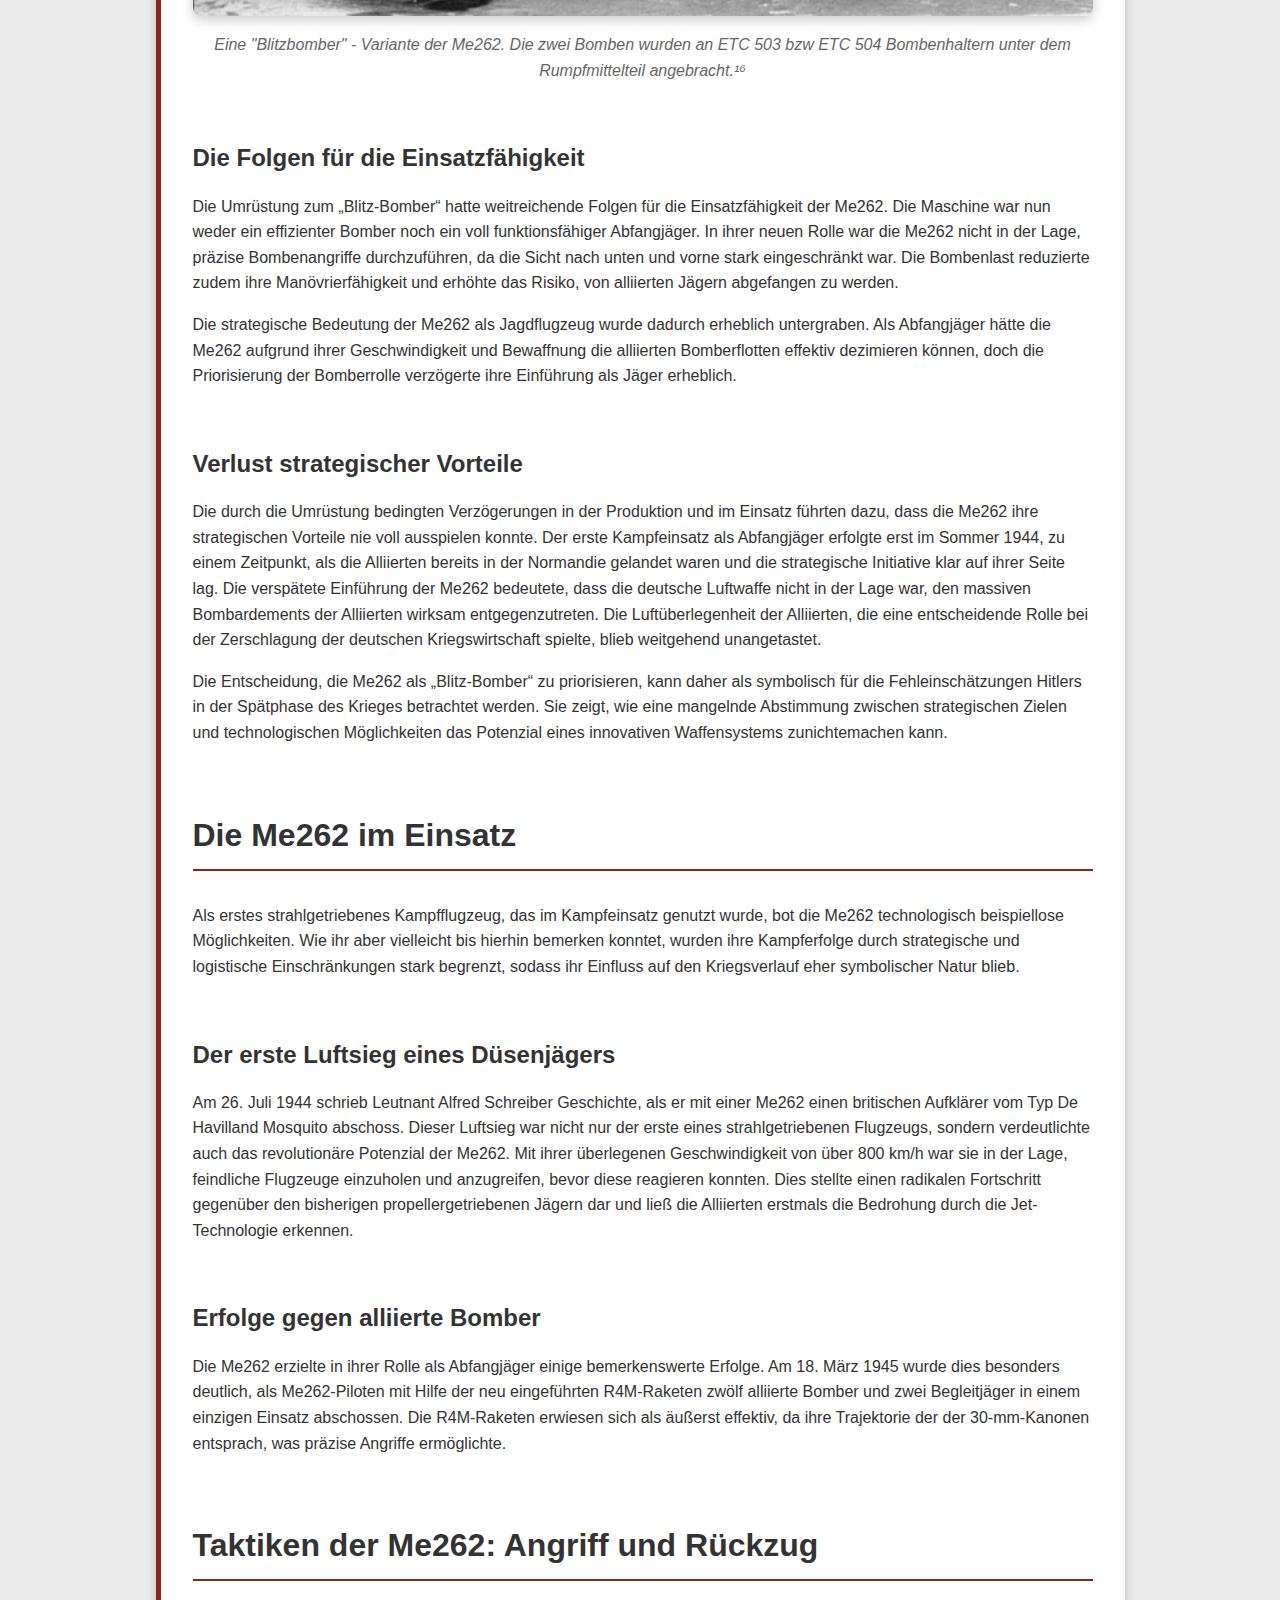
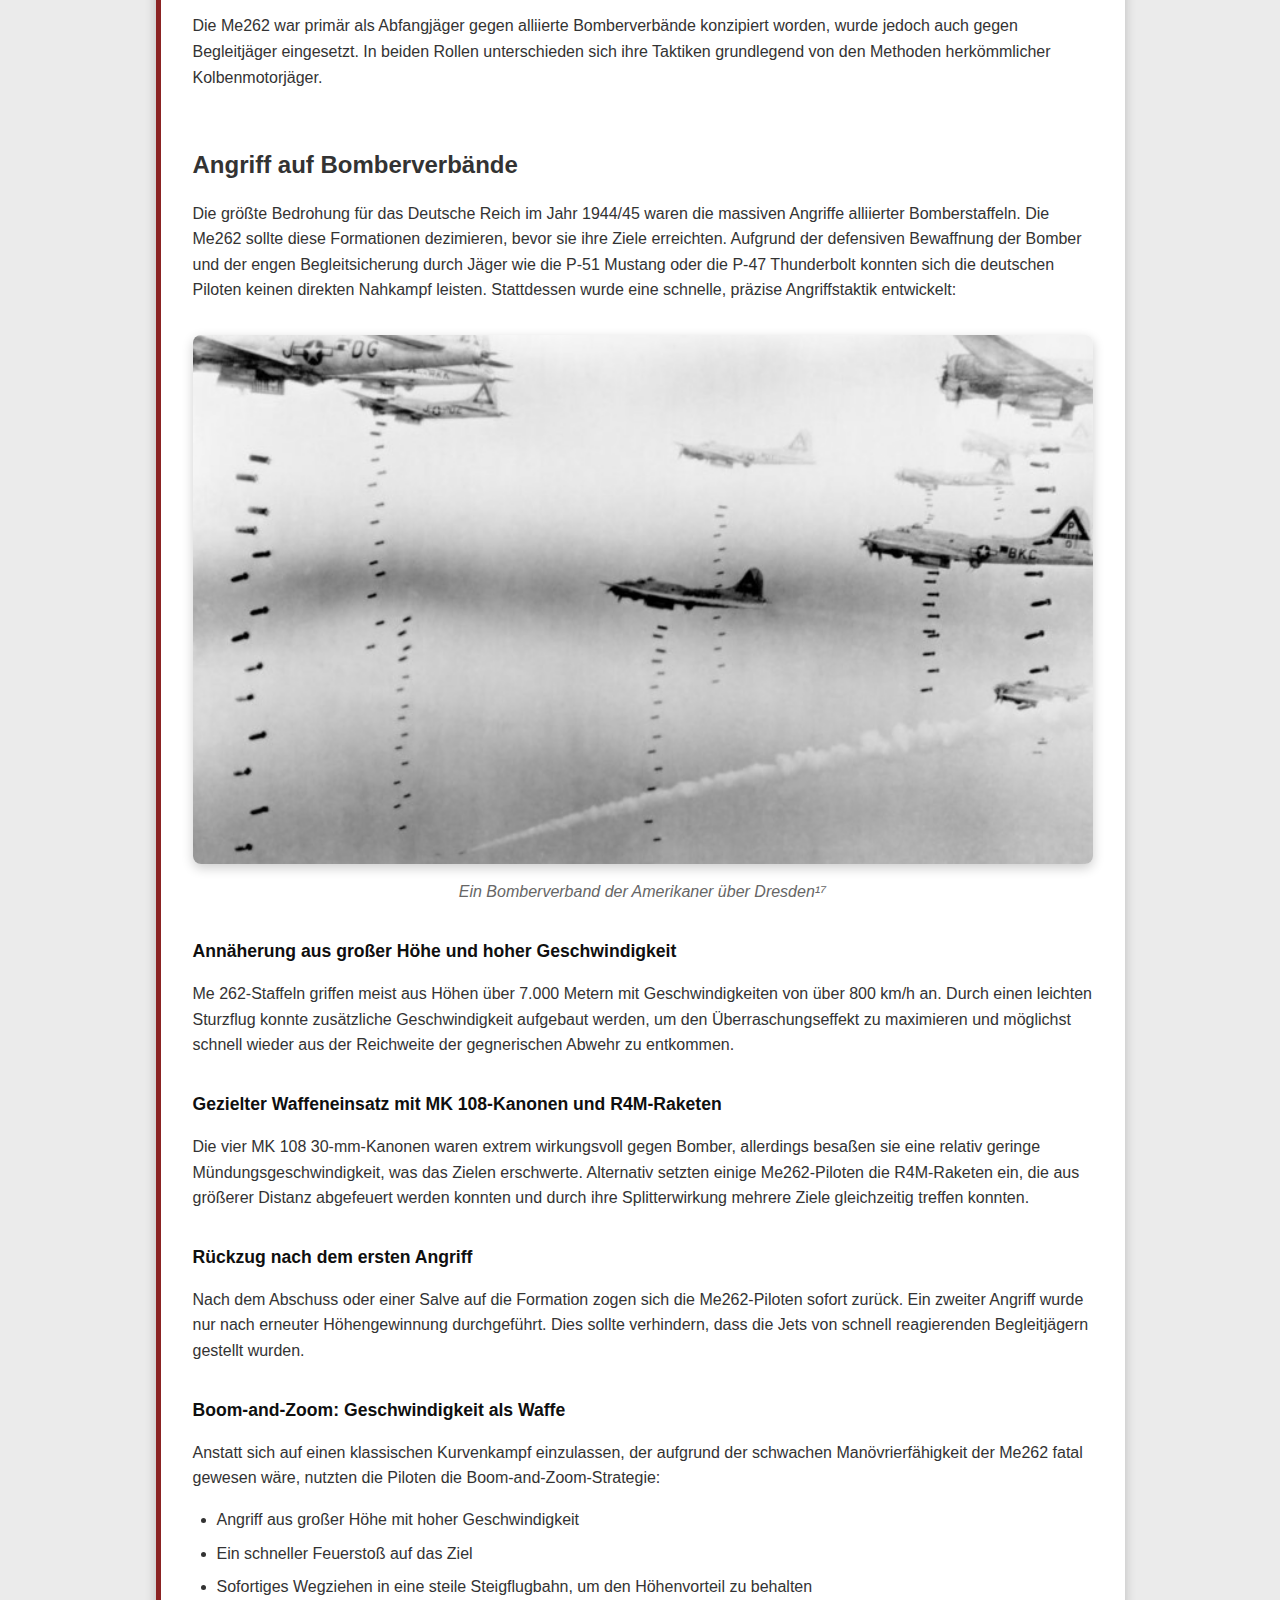
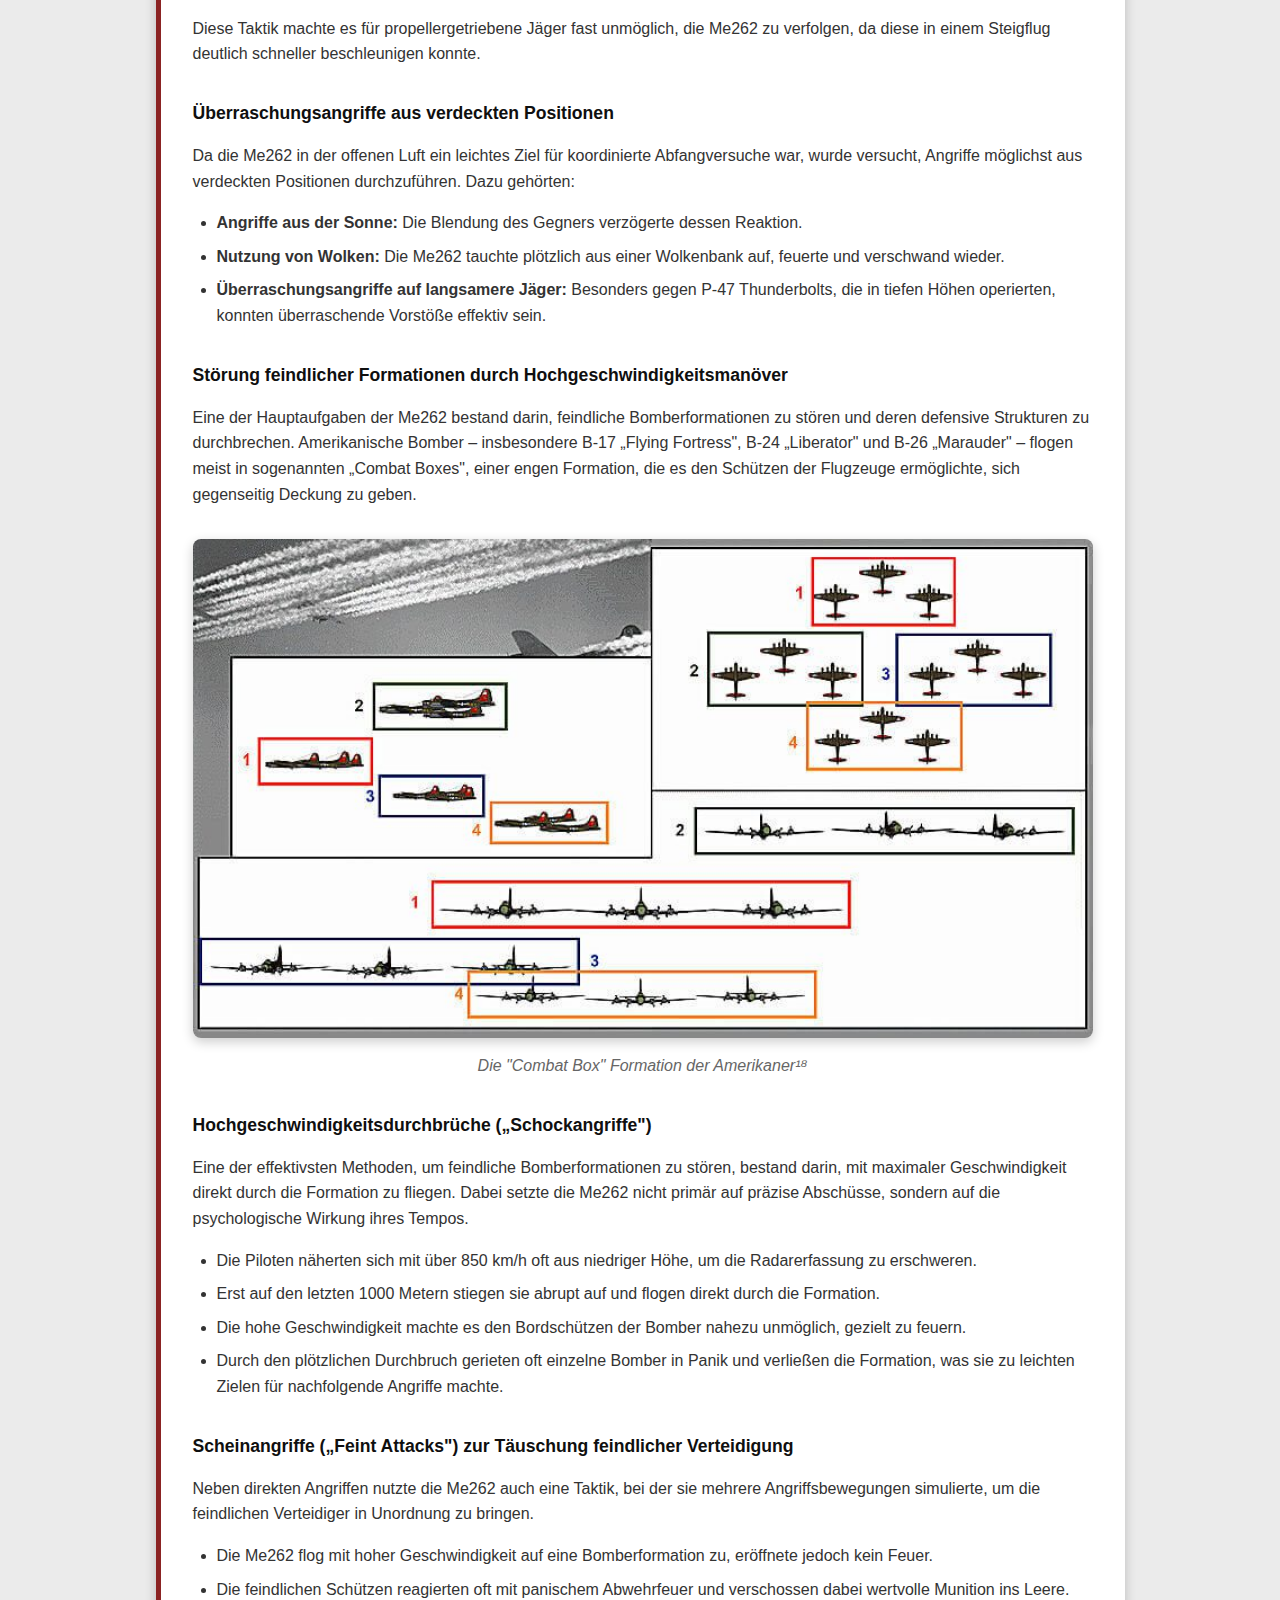
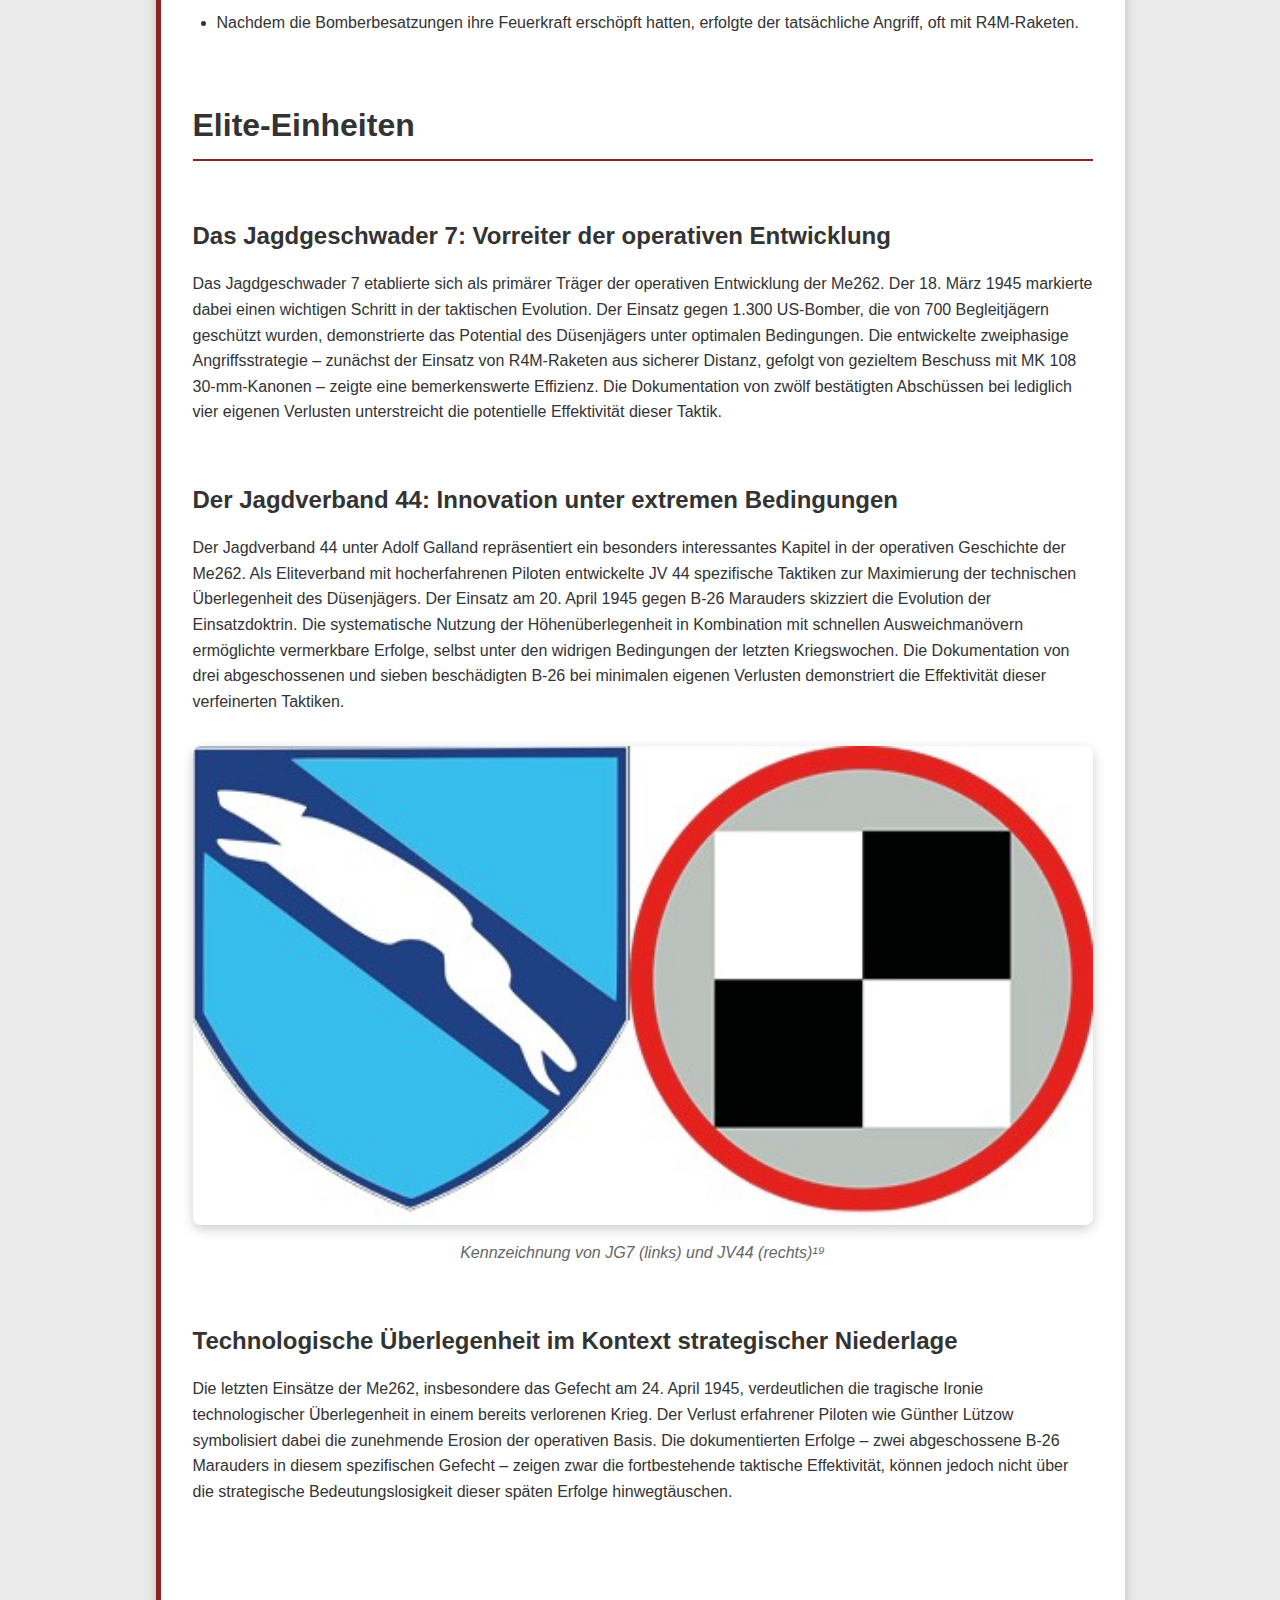
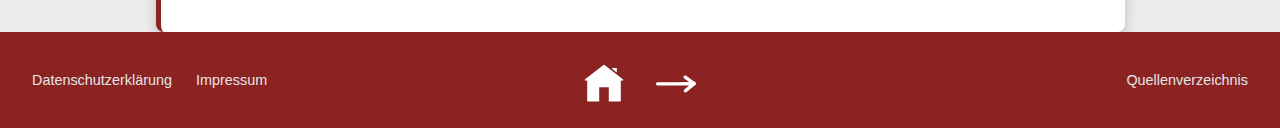
<file: unterseiten/einsatz.html>
<!DOCTYPE html>
<html lang="de">
<head>
    <meta charset="UTF-8">
    <meta name="viewport" content="width=device-width, initial-scale=1.0">
    <title>Düsenjet - Messerschmitt Me262</title>
    <link rel="stylesheet" href="../css/einsatz.css"> <!-- Pfad anpassen -->
	<body id="einsatz">
<!-- Header -->
<header>
    <h1><a href="../index.html">Messerschmitt Me262</a></h1>
    <p>Pionier der Luftfahrt – Eine kritische Betrachtung</p>
    <nav>
        <ul>
            <li><a href="historischer-kontext.html">Historischer Kontext</a></li>
            <li><a href="luftkampf.html">Bedeutung des Luftkampfes</a></li>
            <li class="dropdown">
                <a href="dusenjet.html">Der Düsenjet</a>
                <ul class="dropdown-content">
                    <li><a href="entwicklung.html">Entwicklung</a></li>
                    <li><a href="technik.html">Technologie</a></li>
                    <li><a href="einsatz.html" class="active" >Einsatzstrategien</a></li>
                    <li><a href="vermächtnis.html">Vermächtnis</a></li>
                </ul>
            </li>
            <li><a href="ingenieure.html">Ingenieure und Beteiligte</a></li>
        </ul>
    </nav>
</header>

    <!-- Hauptinhalt -->
    <main>
	
	<!-- Hitlers strategische Fehlentscheidungen -->
		<section id="fehlentscheidungen" class="farbiger-kasten">
			<h3>Hitlers strategische Fehlentscheidungen</h3>

			<h2>Die Entscheidung zur Umrüstung als „Blitz-Bomber“</h2>
			<p>Auch wenn die Messerschmitt ihre Kinderkrankheiten hatte, war sie den alliierten Flugzeugen als Jäger immer noch überlegen. Allerdings konnte die Me262 ihr Potential nicht direkt ausspielen. Der Düsenjäger wurde im August 1943 Adolf Hitler am Luftwaffenstützpunkt Insterburg präsentiert. Laut Wilhelm Emil Messerschmitts Erinnerungen soll Hitler "Das ist die Maschine, mit der ich den britischen Luftterror brechen werde" ausgerufen haben. Hitler vergewisserte sich bei Willy Messerschmitt, ob die Me262 Bomben tragen könne. Dieser gab grünes Licht dafür - der entscheidende Fehler.</p>
			<p>Denn die Entscheidungsgewalt über den Einsatz der Messerschmitt Me262 hatte im Endeffekt der plenipotente und größenwahnsinnige "Führer" Adolf Hitler. Die Angriffe Großbritanniens in den vorherigen Jahren waren verheerend für Deutschland: Die britischen Bomber attackierten Berlin, Köln, Hamburg und Kassel. Man könnte meinen dass Adolf Hitler nun die Verteidigung des deutschen Reiches verstärken würde. Doch mit dem "brechen des Luftterrors" hatte er das genaue Gegenteil im Sinn. Hitler hatte einen Vergeltungsakt vor Augen, er war geblendet von der Illusion London mit Sprengsätzen zu belegen, sodass die Briten ihre Angriffe einstellen müssten.</p>
			<p> Die Idee war Adolf Hitler nicht mehr auszureden; Der Luftwaffenchef Hermann Göring ordnete am 06.12.1943 an, dass jedes weitere Flugzeug als "Blitzbomber" entwickelt werden solle. Die Umrüstung auf die Rolle eines Bombers erforderte jedoch zahlreiche Modifikationen, die das Flugzeug in seinen Kernfähigkeiten einschränkten. So wurden Bombenpylone unter dem Rumpf angebracht, die die aerodynamische Reinheit der Maschine beeinträchtigten und ihre Höchstgeschwindigkeit reduzierten. Zudem wurde die Steuerung bei voll beladenem Flugzeug komplizierter, insbesondere bei Start- und Landevorgängen.</p>

		     <div class="bild-container">
                <img src="../Bilder/blitzbomber.jpg" alt="Me 262">
                <p class="bild-beschreibung">Eine "Blitzbomber" - Variante der Me262. Die zwei Bomben wurden an ETC 503 bzw ETC 504 Bombenhaltern unter dem Rumpfmittelteil angebracht.¹⁶</p>
            </div>
			
			<h2>Die Folgen für die Einsatzfähigkeit</h2>
			<p>Die Umrüstung zum „Blitz-Bomber“ hatte weitreichende Folgen für die Einsatzfähigkeit der Me262. Die Maschine war nun weder ein effizienter Bomber noch ein voll funktionsfähiger Abfangjäger. In ihrer neuen Rolle war die Me262 nicht in der Lage, präzise Bombenangriffe durchzuführen, da die Sicht nach unten und vorne stark eingeschränkt war. Die Bombenlast reduzierte zudem ihre Manövrierfähigkeit und erhöhte das Risiko, von alliierten Jägern abgefangen zu werden. </p>
			<p>Die strategische Bedeutung der Me262 als Jagdflugzeug wurde dadurch erheblich untergraben. Als Abfangjäger hätte die Me262 aufgrund ihrer Geschwindigkeit und Bewaffnung die alliierten Bomberflotten effektiv dezimieren können, doch die Priorisierung der Bomberrolle verzögerte ihre Einführung als Jäger erheblich. </p>

			<h2>Verlust strategischer Vorteile</h2>
			<p>Die durch die Umrüstung bedingten Verzögerungen in der Produktion und im Einsatz führten dazu, dass die Me262 ihre strategischen Vorteile nie voll ausspielen konnte. Der erste Kampfeinsatz als Abfangjäger erfolgte erst im Sommer 1944, zu einem Zeitpunkt, als die Alliierten bereits in der Normandie gelandet waren und die strategische Initiative klar auf ihrer Seite lag. Die verspätete Einführung der Me262 bedeutete, dass die deutsche Luftwaffe nicht in der Lage war, den massiven Bombardements der Alliierten wirksam entgegenzutreten. Die Luftüberlegenheit der Alliierten, die eine entscheidende Rolle bei der Zerschlagung der deutschen Kriegswirtschaft spielte, blieb weitgehend unangetastet.</p>
			<p> Die Entscheidung, die Me262 als „Blitz-Bomber“ zu priorisieren, kann daher als symbolisch für die Fehleinschätzungen Hitlers in der Spätphase des Krieges betrachtet werden. Sie zeigt, wie eine mangelnde Abstimmung zwischen strategischen Zielen und technologischen Möglichkeiten das Potenzial eines innovativen Waffensystems zunichtemachen kann.  </p>
		</section>

            
		<section id="Einsatz" class="farbiger-kasten">
        <h3>Die Me262 im Einsatz</h3>
		<p>Als erstes strahlgetriebenes Kampfflugzeug, das im Kampfeinsatz genutzt wurde, bot die Me262 technologisch beispiellose Möglichkeiten. Wie ihr aber vielleicht bis hierhin bemerken konntet,  wurden ihre Kampferfolge durch strategische und logistische Einschränkungen stark begrenzt, sodass ihr Einfluss auf den Kriegsverlauf eher symbolischer Natur blieb.</p>

		<h2>Der erste Luftsieg eines Düsenjägers</h2>
		<p>Am 26. Juli 1944 schrieb Leutnant Alfred Schreiber Geschichte, als er mit einer Me262 einen britischen Aufklärer vom Typ De Havilland Mosquito abschoss. Dieser Luftsieg war nicht nur der erste eines strahlgetriebenen Flugzeugs, sondern verdeutlichte auch das revolutionäre Potenzial der Me262. Mit ihrer überlegenen Geschwindigkeit von über 800 km/h war sie in der Lage, feindliche Flugzeuge einzuholen und anzugreifen, bevor diese reagieren konnten. Dies stellte einen radikalen Fortschritt gegenüber den bisherigen propellergetriebenen Jägern dar und ließ die Alliierten erstmals die Bedrohung durch die Jet-Technologie erkennen.</p>

		<h2>Erfolge gegen alliierte Bomber</h2>
		<p>Die Me262 erzielte in ihrer Rolle als Abfangjäger einige bemerkenswerte Erfolge. Am 18. März 1945 wurde dies besonders deutlich, als Me262-Piloten mit Hilfe der neu eingeführten R4M-Raketen zwölf alliierte Bomber und zwei Begleitjäger in einem einzigen Einsatz abschossen. Die R4M-Raketen erwiesen sich als äußerst effektiv, da ihre Trajektorie der der 30-mm-Kanonen entsprach, was präzise Angriffe ermöglichte.</p>

		<h3>Taktiken der Me262: Angriff und Rückzug</h3>
		<p>Die Me262 war primär als Abfangjäger gegen alliierte Bomberverbände konzipiert worden, wurde jedoch auch gegen Begleitjäger eingesetzt. In beiden Rollen unterschieden sich ihre Taktiken grundlegend von den Methoden herkömmlicher Kolbenmotorjäger.</p>

		<h2>Angriff auf Bomberverbände</h2>
		<p>Die größte Bedrohung für das Deutsche Reich im Jahr 1944/45 waren die massiven Angriffe alliierter Bomberstaffeln. Die Me262 sollte diese Formationen dezimieren, bevor sie ihre Ziele erreichten. Aufgrund der defensiven Bewaffnung der Bomber und der engen Begleitsicherung durch Jäger wie die P-51 Mustang oder die P-47 Thunderbolt konnten sich die deutschen Piloten keinen direkten Nahkampf leisten. Stattdessen wurde eine schnelle, präzise Angriffstaktik entwickelt:</p>
		
		     <div class="bild-container">
                <img src="../Bilder/bomberverband.jpg" alt="Bomberverband der Amerikaner">
                <p class="bild-beschreibung">Ein Bomberverband der Amerikaner über Dresden¹⁷</p>
            </div>


		<h4>Annäherung aus großer Höhe und hoher Geschwindigkeit</h4>
		<p>Me 262-Staffeln griffen meist aus Höhen über 7.000 Metern mit Geschwindigkeiten von über 800 km/h an. Durch einen leichten Sturzflug konnte zusätzliche Geschwindigkeit aufgebaut werden, um den Überraschungseffekt zu maximieren und möglichst schnell wieder aus der Reichweite der gegnerischen Abwehr zu entkommen.</p>

		<h4>Gezielter Waffeneinsatz mit MK 108-Kanonen und R4M-Raketen</h4>
		<p>Die vier MK 108 30-mm-Kanonen waren extrem wirkungsvoll gegen Bomber, allerdings besaßen sie eine relativ geringe Mündungsgeschwindigkeit, was das Zielen erschwerte. Alternativ setzten einige Me262-Piloten die R4M-Raketen ein, die aus größerer Distanz abgefeuert werden konnten und durch ihre Splitterwirkung mehrere Ziele gleichzeitig treffen konnten.</p>

		<h4>Rückzug nach dem ersten Angriff</h4>
		<p>Nach dem Abschuss oder einer Salve auf die Formation zogen sich die Me262-Piloten sofort zurück. Ein zweiter Angriff wurde nur nach erneuter Höhengewinnung durchgeführt. Dies sollte verhindern, dass die Jets von schnell reagierenden Begleitjägern gestellt wurden.</p>

		<h4>Boom-and-Zoom: Geschwindigkeit als Waffe</h4>
		<p>Anstatt sich auf einen klassischen Kurvenkampf einzulassen, der aufgrund der schwachen Manövrierfähigkeit der Me262 fatal gewesen wäre, nutzten die Piloten die Boom-and-Zoom-Strategie:</p>
            <ul>
                <li>Angriff aus großer Höhe mit hoher Geschwindigkeit</li>
                <li>Ein schneller Feuerstoß auf das Ziel</li>
                <li>Sofortiges Wegziehen in eine steile Steigflugbahn, um den Höhenvorteil zu behalten</li>
            </ul>
		<p>Diese Taktik machte es für propellergetriebene Jäger fast unmöglich, die Me262 zu verfolgen, da diese in einem Steigflug deutlich schneller beschleunigen konnte.</p>

		<h4>Überraschungsangriffe aus verdeckten Positionen</h4>
		<p>Da die Me262 in der offenen Luft ein leichtes Ziel für koordinierte Abfangversuche war, wurde versucht, Angriffe möglichst aus verdeckten Positionen durchzuführen. Dazu gehörten:</p>
	        <ul>
                <li><strong>Angriffe aus der Sonne:</strong> Die Blendung des Gegners verzögerte dessen Reaktion.</li>
                <li><strong>Nutzung von Wolken:</strong> Die Me262 tauchte plötzlich aus einer Wolkenbank auf, feuerte und verschwand wieder.</li>
                <li><strong>Überraschungsangriffe auf langsamere Jäger:</strong> Besonders gegen P-47 Thunderbolts, die in tiefen Höhen operierten, konnten überraschende Vorstöße effektiv sein.</li>
            </ul>

		<h4>Störung feindlicher Formationen durch Hochgeschwindigkeitsmanöver</h4>
		<p>Eine der Hauptaufgaben der Me262 bestand darin, feindliche Bomberformationen zu stören und deren defensive Strukturen zu durchbrechen. Amerikanische Bomber – insbesondere B-17 „Flying Fortress", B-24 „Liberator" und B-26 „Marauder" – flogen meist in sogenannten „Combat Boxes", einer engen Formation, die es den Schützen der Flugzeuge ermöglichte, sich gegenseitig Deckung zu geben.</p>

		     <div class="bild-container">
                <img src="../Bilder/combatbox.jpg" alt="Amerikanische Formation">
                <p class="bild-beschreibung">Die "Combat Box" Formation der Amerikaner¹⁸</p>
            </div>

		<h4>Hochgeschwindigkeitsdurchbrüche („Schockangriffe")</h4>
		<p>Eine der effektivsten Methoden, um feindliche Bomberformationen zu stören, bestand darin, mit maximaler Geschwindigkeit direkt durch die Formation zu fliegen. Dabei setzte die Me262 nicht primär auf präzise Abschüsse, sondern auf die psychologische Wirkung ihres Tempos.</p>
            <ul>
                <li>Die Piloten näherten sich mit über 850 km/h oft aus niedriger Höhe, um die Radarerfassung zu erschweren.</li>
                <li>Erst auf den letzten 1000 Metern stiegen sie abrupt auf und flogen direkt durch die Formation.</li>
                <li>Die hohe Geschwindigkeit machte es den Bordschützen der Bomber nahezu unmöglich, gezielt zu feuern.</li>
                <li>Durch den plötzlichen Durchbruch gerieten oft einzelne Bomber in Panik und verließen die Formation, was sie zu leichten Zielen für nachfolgende Angriffe machte.</li>
            </ul>

		<h4>Scheinangriffe („Feint Attacks") zur Täuschung feindlicher Verteidigung</h4>
		<p>Neben direkten Angriffen nutzte die Me262 auch eine Taktik, bei der sie mehrere Angriffsbewegungen simulierte, um die feindlichen Verteidiger in Unordnung zu bringen.</p>
            <ul>
                <li> Die Me262 flog mit hoher Geschwindigkeit auf eine Bomberformation zu, eröffnete jedoch kein Feuer.</li>
                <li>Die feindlichen Schützen reagierten oft mit panischem Abwehrfeuer und verschossen dabei wertvolle Munition ins Leere.</li>
                <li>Nachdem die Bomberbesatzungen ihre Feuerkraft erschöpft hatten, erfolgte der tatsächliche Angriff, oft mit R4M-Raketen.</li>
            </ul>


		<h3>Elite-Einheiten</h3>
		<h2>Das Jagdgeschwader 7: Vorreiter der operativen Entwicklung</h2>
		<p>Das Jagdgeschwader 7 etablierte sich als primärer Träger der operativen Entwicklung der Me262. Der 18. März 1945 markierte dabei einen wichtigen Schritt in der taktischen Evolution. Der Einsatz gegen 1.300 US-Bomber, die von 700 Begleitjägern geschützt wurden, demonstrierte das Potential des Düsenjägers unter optimalen Bedingungen. Die entwickelte zweiphasige Angriffsstrategie – zunächst der Einsatz von R4M-Raketen aus sicherer Distanz, gefolgt von gezieltem Beschuss mit MK 108 30-mm-Kanonen – zeigte eine bemerkenswerte Effizienz. Die Dokumentation von zwölf bestätigten Abschüssen bei lediglich vier eigenen Verlusten unterstreicht die potentielle Effektivität dieser Taktik.</p>

		<h2>Der Jagdverband 44: Innovation unter extremen Bedingungen</h2>
		<p>Der Jagdverband 44 unter Adolf Galland repräsentiert ein besonders interessantes Kapitel in der operativen Geschichte der Me262. Als Eliteverband mit hocherfahrenen Piloten entwickelte JV 44 spezifische Taktiken zur Maximierung der technischen Überlegenheit des Düsenjägers. Der Einsatz am 20. April 1945 gegen B-26 Marauders skizziert die Evolution der Einsatzdoktrin. Die systematische Nutzung der Höhenüberlegenheit in Kombination mit schnellen Ausweichmanövern ermöglichte vermerkbare Erfolge, selbst unter den widrigen Bedingungen der letzten Kriegswochen. Die Dokumentation von drei abgeschossenen und sieben beschädigten B-26 bei minimalen eigenen Verlusten demonstriert die Effektivität dieser verfeinerten Taktiken.</p>

		     <div class="bild-container">
                <img src="../Bilder/447.jpg" alt="Kennzeichnung JG7 & JV44">
                <p class="bild-beschreibung">Kennzeichnung von JG7 (links) und JV44 (rechts)¹⁹
</p>
            </div>

		<h2>Technologische Überlegenheit im Kontext strategischer Niederlage</h2>
		<p>Die letzten Einsätze der Me262, insbesondere das Gefecht am 24. April 1945, verdeutlichen die tragische Ironie technologischer Überlegenheit in einem bereits verlorenen Krieg. Der Verlust erfahrener Piloten wie Günther Lützow symbolisiert dabei die zunehmende Erosion der operativen Basis. Die dokumentierten Erfolge – zwei abgeschossene B-26 Marauders in diesem spezifischen Gefecht – zeigen zwar die fortbestehende taktische Effektivität, können jedoch nicht über die strategische Bedeutungslosigkeit dieser späten Erfolge hinwegtäuschen.</p>
	</section>
		
        </section>
    </main>

<!-- Footer -->
<footer>
  <div class="footer-text">
    <ul>
      <li><a href="datenschutz.html">Datenschutzerklärung</a></li>
      <li><a href="impressum.html">Impressum</a></li>
    </ul>
  </div>
  <nav class="footer-navigation">
    <a href="../index.html" class="nav-button home" title="Zur Startseite">
      <img src="../Bilder/home.svg" alt="Startseite">
    </a>
    <a href="vermächtnis.html" class="nav-button next" title="Weiter zur nächsten Seite">
      <img src="../Bilder/next.svg" alt="Weiter">
    </a>
  </nav>
  <div class="footer-right">
    <a href="quellenverzeichnis.html">Quellenverzeichnis</a>
  </div>
</footer>

    <!-- Zurück-zum-Anfang-Button -->
    <a href="#einsatz" id="top-button" title="Zurück zum Anfang">↑</a>
</body>
</html>
</file>
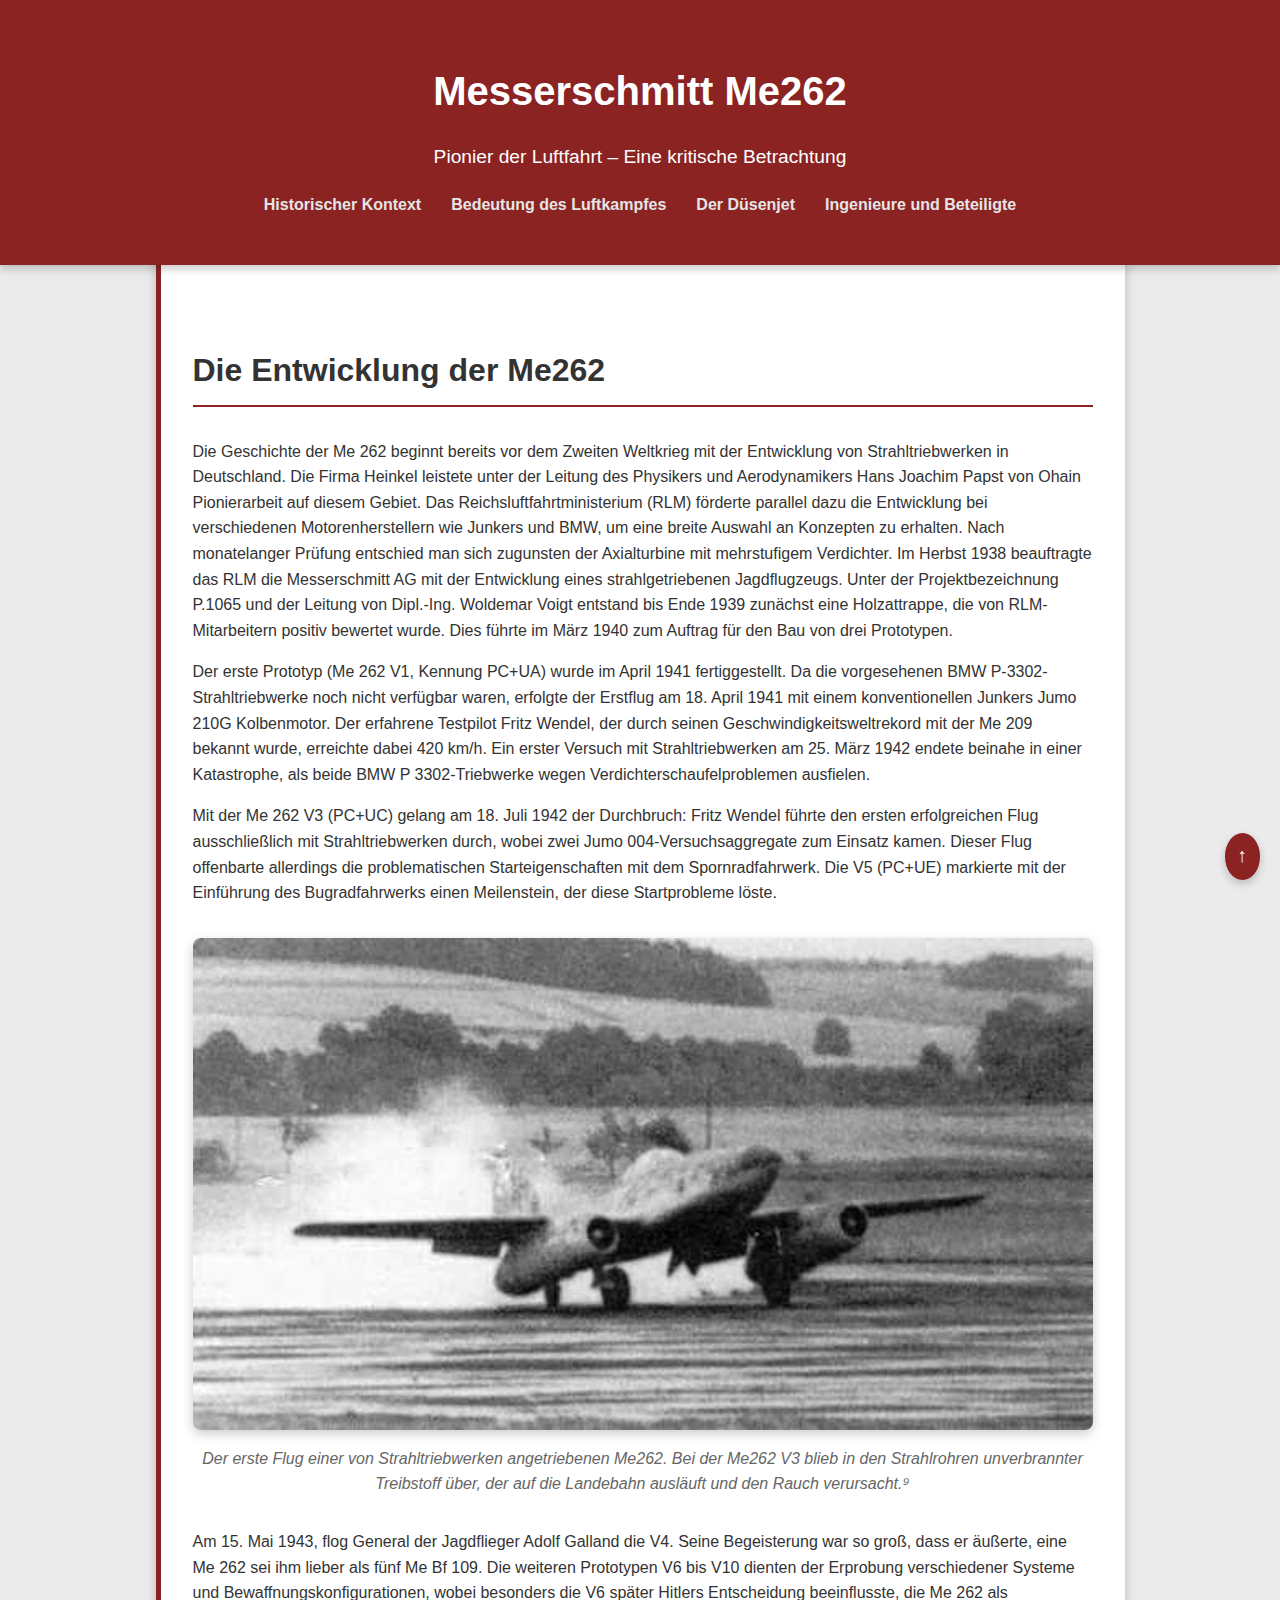
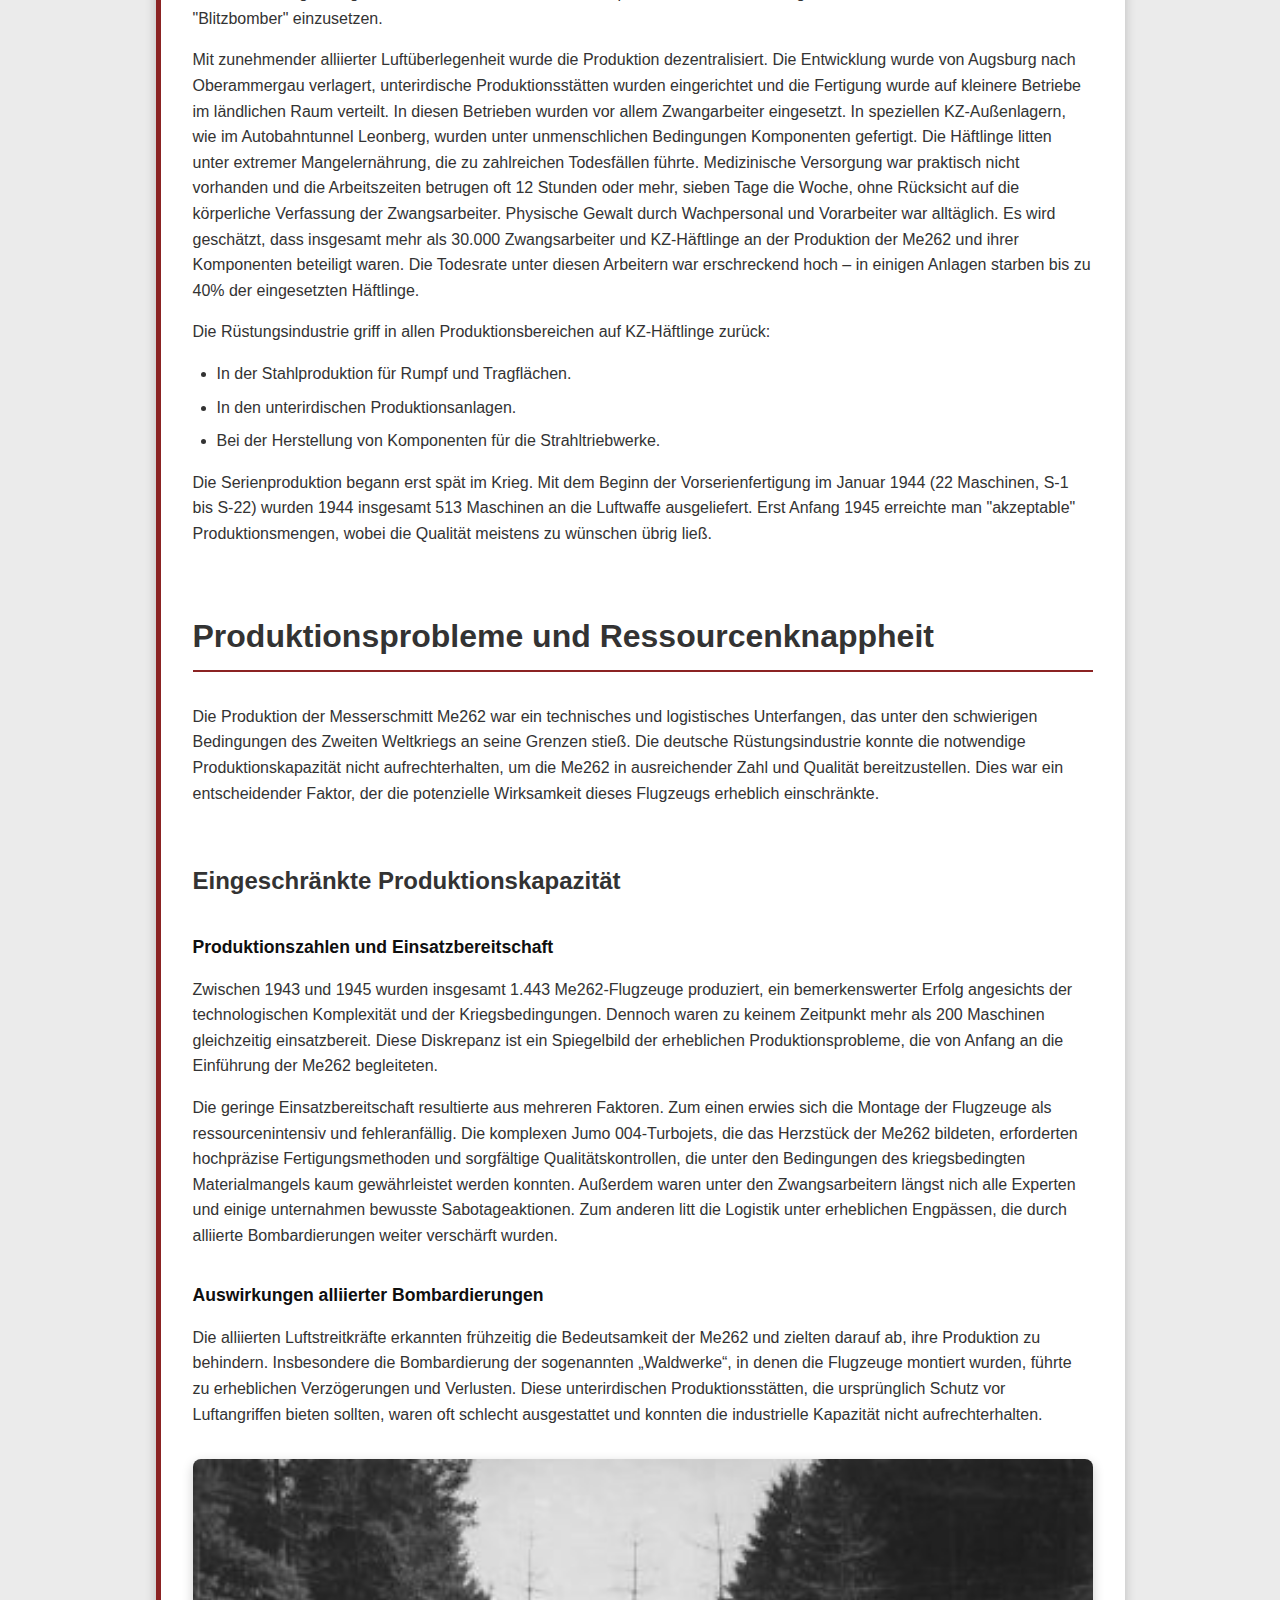
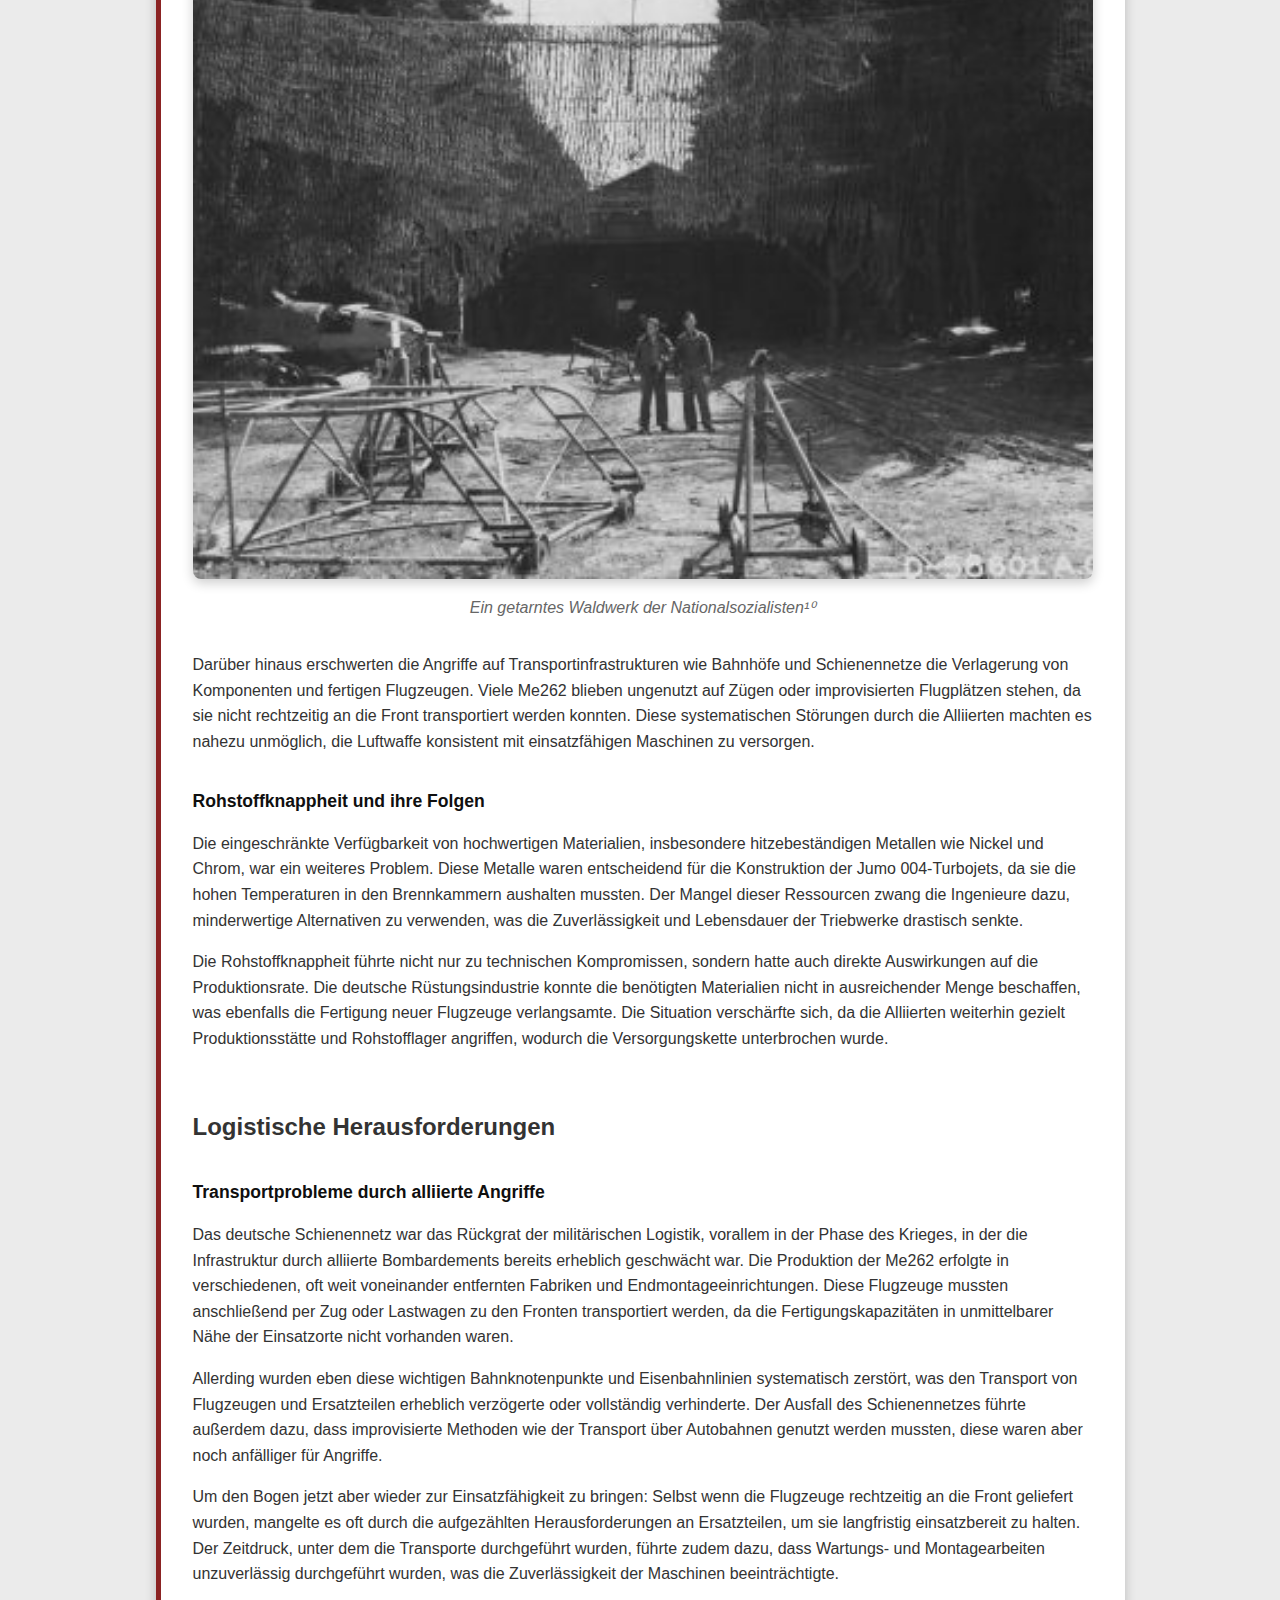
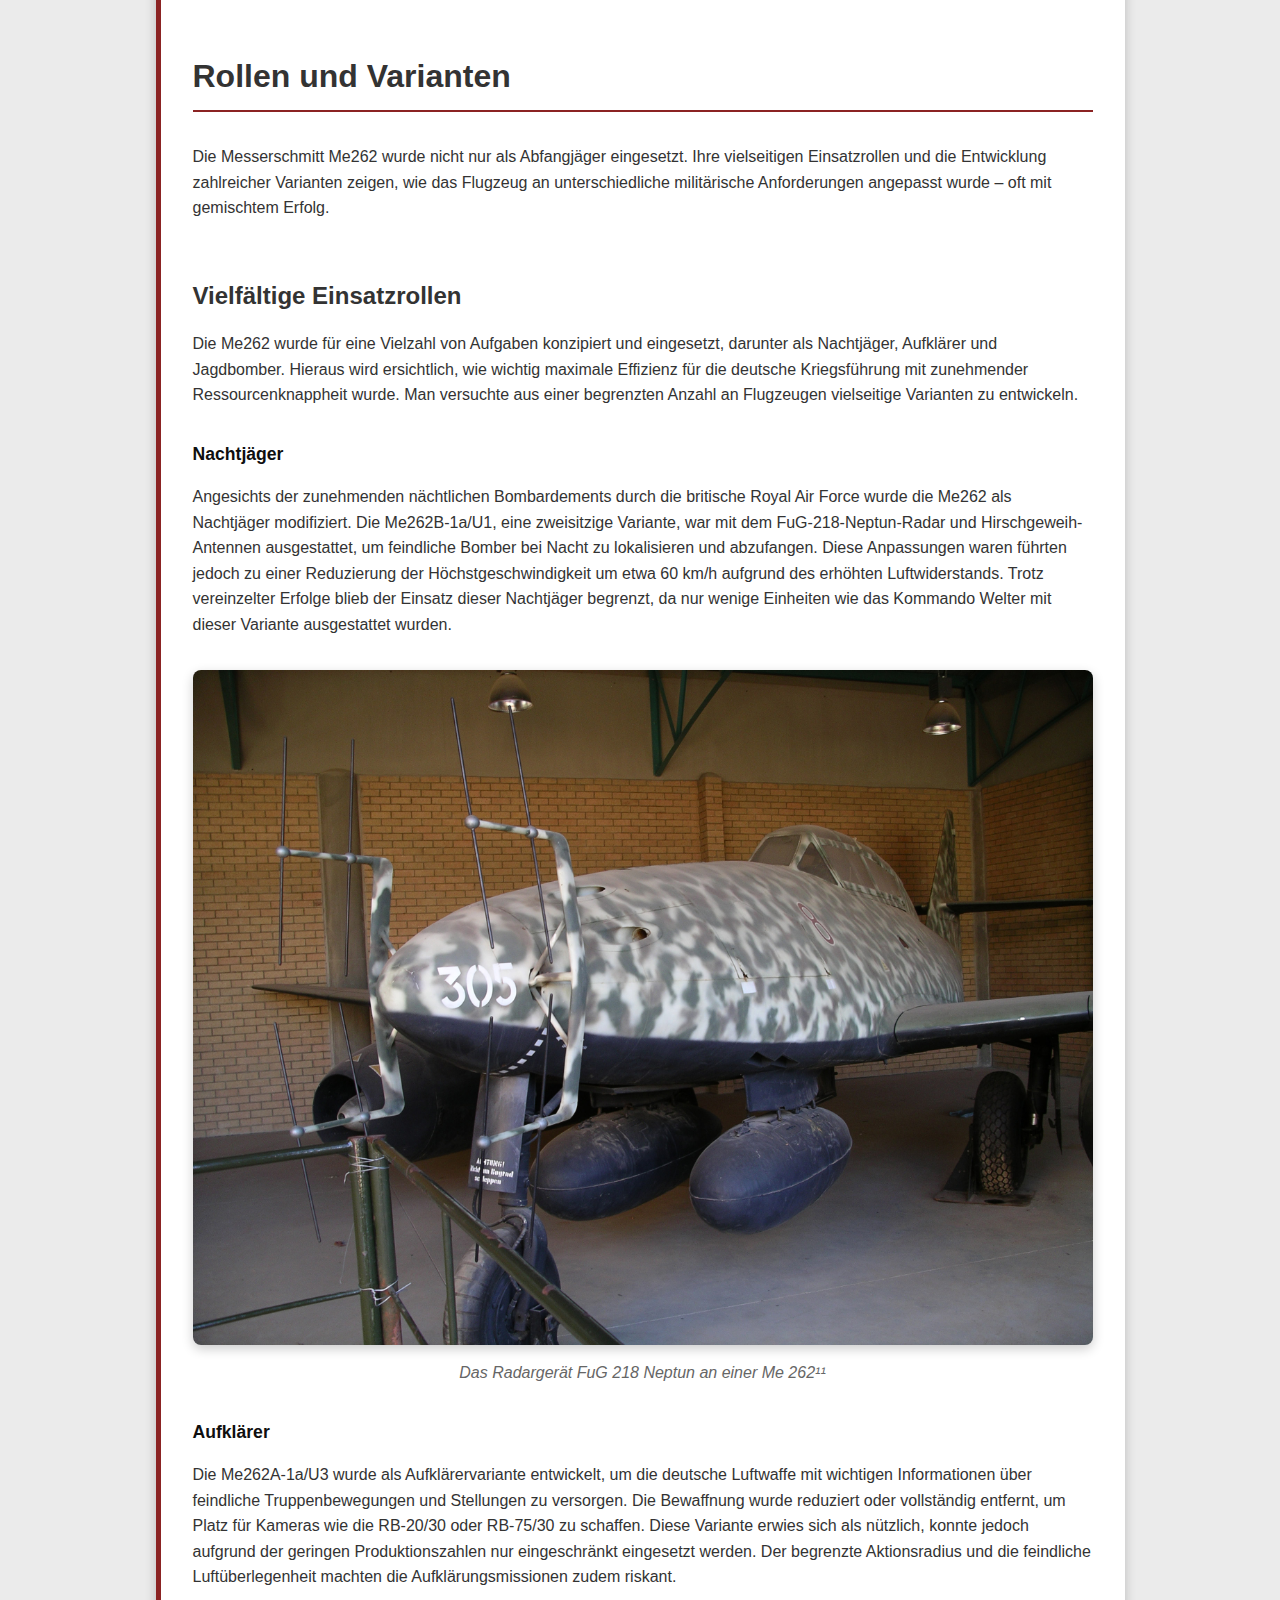
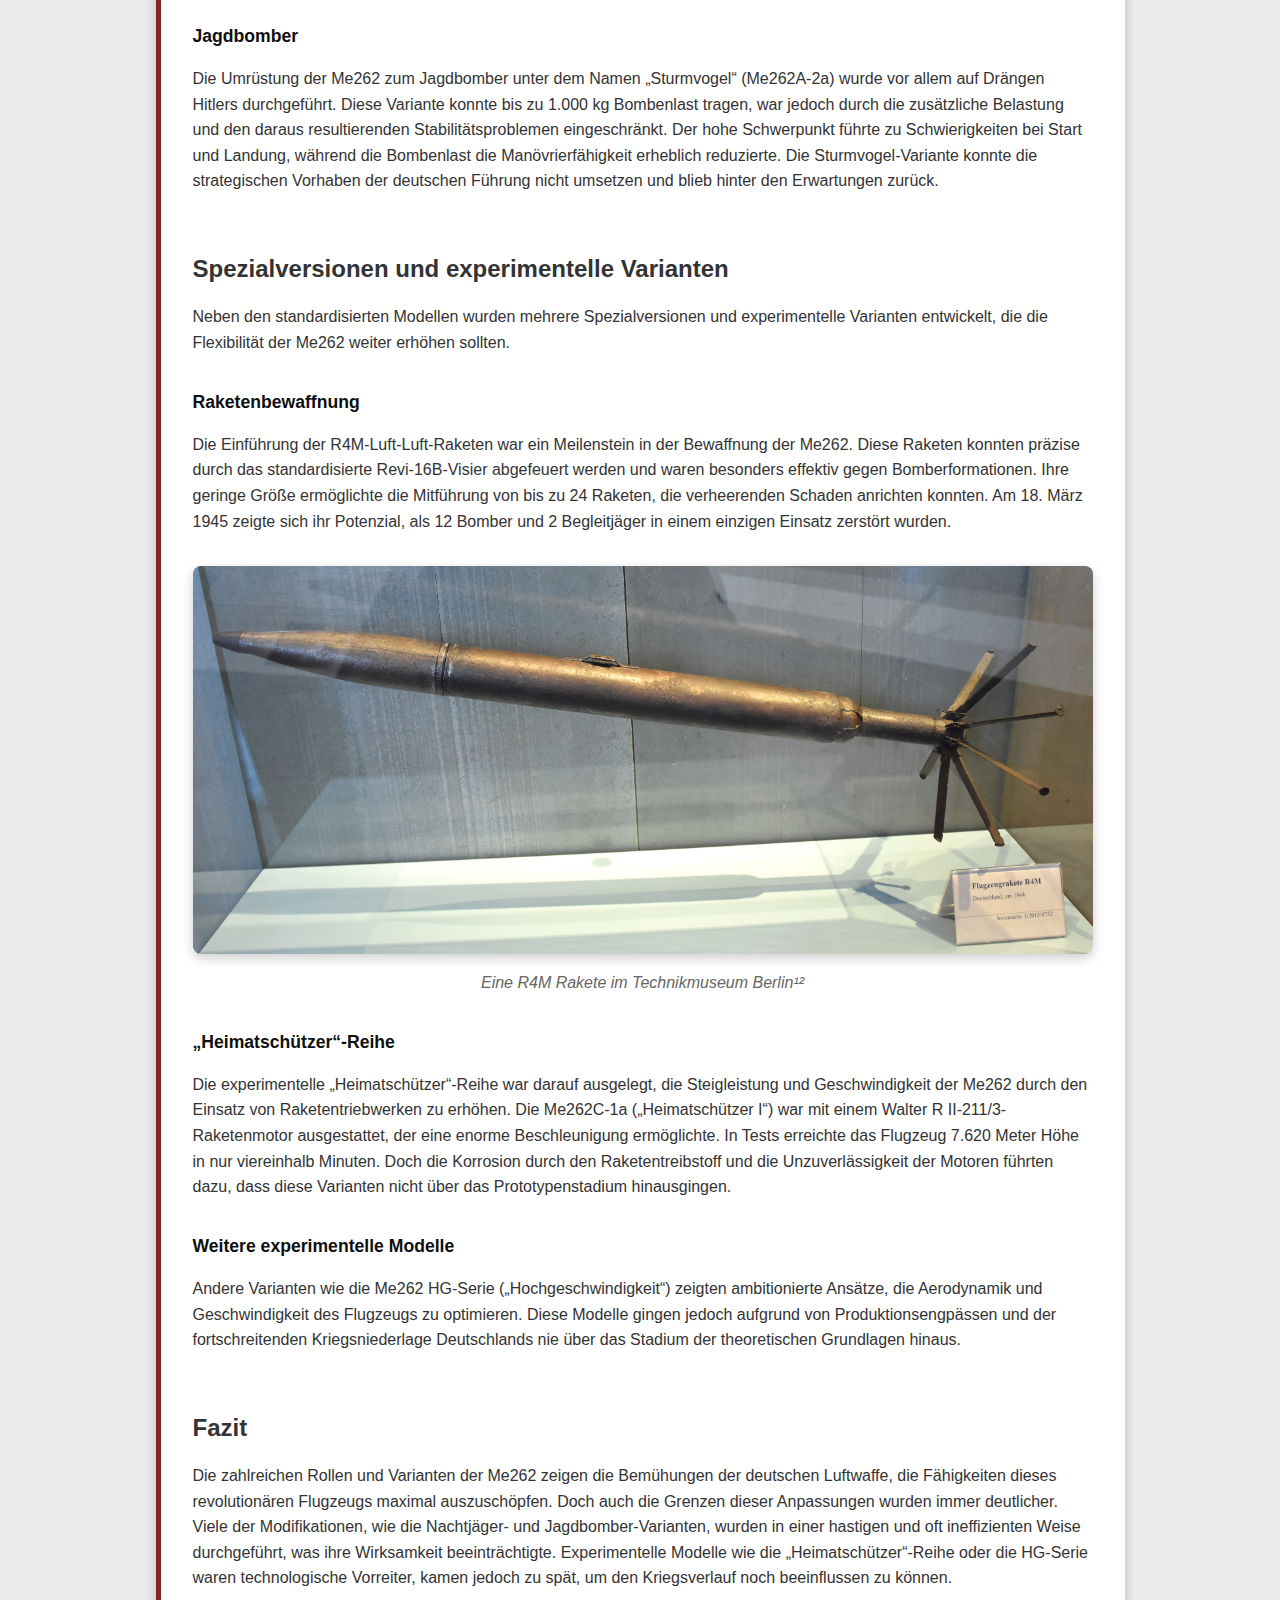
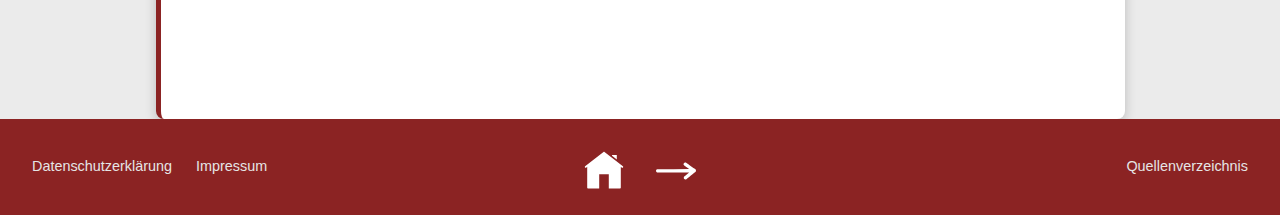
<file: unterseiten/entwicklung.html>
<!DOCTYPE html>
<html lang="de">
<head>
    <meta charset="UTF-8">
    <meta name="viewport" content="width=device-width, initial-scale=1.0">
    <title>Düsenjet - Messerschmitt Me262</title>
    <link rel="stylesheet" href="../css/entwicklung.css"> <!-- Pfad anpassen -->
	<body id="entwicklung">
<!-- Header -->
<header>
    <h1><a href="../index.html">Messerschmitt Me262</a></h1>
    <p>Pionier der Luftfahrt – Eine kritische Betrachtung</p>
    <nav>
        <ul>
            <li><a href="historischer-kontext.html">Historischer Kontext</a></li>
            <li><a href="luftkampf.html">Bedeutung des Luftkampfes</a></li>
            <li class="dropdown">
                <a href="dusenjet.html">Der Düsenjet</a>
                <ul class="dropdown-content">
                    <li><a href="entwicklung.html"class="active" >Entwicklung</a></li>
                    <li><a href="technik.html">Technologie</a></li>
                    <li><a href="einsatz.html">Einsatzstrategien</a></li>
                    <li><a href="vermächtnis.html">Vermächtnis</a></li>
                </ul>
            </li>
            <li><a href="ingenieure.html">Ingenieure und Beteiligte</a></li>
        </ul>
    </nav>
</header>

    <!-- Hauptinhalt -->
    <main>

    <!-- Frühe Entwicklungsphase -->
    <article>
        <h3>Die Entwicklung der Me262 </h3>
			<p>Die Geschichte der Me 262 beginnt bereits vor dem Zweiten Weltkrieg mit der Entwicklung von Strahltriebwerken in Deutschland. Die Firma Heinkel leistete unter der Leitung des Physikers und Aerodynamikers Hans Joachim Papst von Ohain Pionierarbeit auf diesem Gebiet. Das Reichsluftfahrtministerium (RLM) förderte parallel dazu die Entwicklung bei verschiedenen Motorenherstellern wie Junkers und BMW, um eine breite Auswahl an Konzepten zu erhalten. Nach monatelanger Prüfung entschied man sich zugunsten der Axialturbine mit mehrstufigem Verdichter.
			Im Herbst 1938 beauftragte das RLM die Messerschmitt AG mit der Entwicklung eines strahlgetriebenen Jagdflugzeugs. Unter der Projektbezeichnung P.1065 und der Leitung von Dipl.-Ing. Woldemar Voigt entstand bis Ende 1939 zunächst eine Holzattrappe, die von RLM-Mitarbeitern positiv bewertet wurde. Dies führte im März 1940 zum Auftrag für den Bau von drei Prototypen.</p>
			<p>Der erste Prototyp (Me 262 V1, Kennung PC+UA) wurde im April 1941 fertiggestellt. Da die vorgesehenen BMW P-3302-Strahltriebwerke noch nicht verfügbar waren, erfolgte der Erstflug am 18. April 1941 mit einem konventionellen Junkers Jumo 210G Kolbenmotor. Der erfahrene Testpilot Fritz Wendel, der durch seinen Geschwindigkeitsweltrekord mit der Me 209 bekannt wurde, erreichte dabei 420 km/h. Ein erster Versuch mit Strahltriebwerken am 25. März 1942 endete beinahe in einer Katastrophe, als beide BMW P 3302-Triebwerke wegen Verdichterschaufelproblemen ausfielen.</p>
			<p>Mit der Me 262 V3 (PC+UC) gelang am 18. Juli 1942 der Durchbruch: Fritz Wendel führte den ersten erfolgreichen Flug ausschließlich mit Strahltriebwerken durch, wobei zwei Jumo 004-Versuchsaggregate zum Einsatz kamen. Dieser Flug offenbarte allerdings die problematischen Starteigenschaften mit dem Spornradfahrwerk. Die V5 (PC+UE) markierte mit der Einführung des Bugradfahrwerks einen Meilenstein, der diese Startprobleme löste.</p>
			
			<div class="bild-container">
                <img src="../Bilder/v3.jpg" alt="Me262 V3">
                <p class="bild-beschreibung">Der erste Flug einer von Strahltriebwerken angetriebenen Me262. Bei der Me262 V3 blieb in den Strahlrohren unverbrannter Treibstoff über, der auf die Landebahn ausläuft und den Rauch verursacht.⁹  </p>
            </div>

			<p>Am 15. Mai 1943, flog General der Jagdflieger Adolf Galland die V4. Seine Begeisterung war so groß, dass er äußerte, eine Me 262 sei ihm lieber als fünf Me Bf 109. Die weiteren Prototypen V6 bis V10 dienten der Erprobung verschiedener Systeme und Bewaffnungskonfigurationen, wobei besonders die V6 später Hitlers Entscheidung beeinflusste, die Me 262 als "Blitzbomber" einzusetzen.</p>    
			<p>Mit zunehmender alliierter Luftüberlegenheit wurde die Produktion dezentralisiert. Die Entwicklung wurde von Augsburg nach Oberammergau verlagert, unterirdische Produktionsstätten wurden eingerichtet und die Fertigung wurde auf kleinere Betriebe im ländlichen Raum verteilt. In diesen Betrieben wurden vor allem Zwangarbeiter eingesetzt. In speziellen KZ-Außenlagern, wie im Autobahntunnel Leonberg, wurden unter unmenschlichen Bedingungen Komponenten gefertigt. Die Häftlinge litten unter extremer Mangelernährung, die zu zahlreichen Todesfällen führte. Medizinische Versorgung war praktisch nicht vorhanden und die Arbeitszeiten betrugen oft 12 Stunden oder mehr, sieben Tage die Woche, ohne Rücksicht auf die körperliche Verfassung der Zwangsarbeiter. Physische Gewalt durch Wachpersonal und Vorarbeiter war alltäglich. Es wird geschätzt, dass insgesamt mehr als 30.000 Zwangsarbeiter und KZ-Häftlinge an der Produktion der Me262 und ihrer Komponenten beteiligt waren. Die Todesrate unter diesen Arbeitern war erschreckend hoch – in einigen Anlagen starben bis zu 40% der eingesetzten Häftlinge. </p>
			<p>Die Rüstungsindustrie griff in allen Produktionsbereichen auf KZ-Häftlinge zurück:
        <ul>
            <li>In der Stahlproduktion für Rumpf und Tragflächen.</li>
            <li>In den unterirdischen Produktionsanlagen.</li>
            <li>Bei der Herstellung von Komponenten für die Strahltriebwerke.</li>
        </ul>
			</p>
			<p>Die Serienproduktion begann erst spät im Krieg. Mit dem Beginn der Vorserienfertigung im Januar 1944 (22 Maschinen, S-1 bis S-22) wurden 1944 insgesamt 513 Maschinen an die Luftwaffe ausgeliefert. Erst Anfang 1945 erreichte man "akzeptable" Produktionsmengen, wobei die Qualität meistens zu wünschen übrig ließ.
			</p>
    </article>

			
	<!-- Produktionsprobleme -->
			<section id="produktionsprobleme" class="farbiger-kasten">
			<h3>Produktionsprobleme und Ressourcenknappheit</h3>
			<p>Die Produktion der Messerschmitt Me262 war ein technisches und logistisches Unterfangen, das unter den schwierigen Bedingungen des Zweiten Weltkriegs an seine Grenzen stieß. Die deutsche Rüstungsindustrie konnte die notwendige Produktionskapazität nicht aufrechterhalten, um die Me262 in ausreichender Zahl und Qualität bereitzustellen. Dies war ein entscheidender Faktor, der die potenzielle Wirksamkeit dieses Flugzeugs erheblich einschränkte.</p>
    
		<!-- Eingeschränkte Produktionskapazität -->
			<h2>Eingeschränkte Produktionskapazität</h2>
    
			<h4>Produktionszahlen und Einsatzbereitschaft</h4>
			<p>Zwischen 1943 und 1945 wurden insgesamt 1.443 Me262-Flugzeuge produziert, ein bemerkenswerter Erfolg angesichts der technologischen Komplexität und der 	Kriegsbedingungen. Dennoch waren zu keinem Zeitpunkt mehr als 200 Maschinen gleichzeitig einsatzbereit. Diese Diskrepanz ist ein Spiegelbild der erheblichen Produktionsprobleme, die von Anfang an die Einführung der Me262 begleiteten.</p>
    
			<p>Die geringe Einsatzbereitschaft resultierte aus mehreren Faktoren. Zum einen erwies sich die Montage der Flugzeuge als ressourcenintensiv und fehleranfällig. Die komplexen Jumo 004-Turbojets, die das Herzstück der Me262 bildeten, erforderten hochpräzise Fertigungsmethoden und sorgfältige Qualitätskontrollen, die unter den Bedingungen des kriegsbedingten Materialmangels kaum gewährleistet werden konnten. Außerdem waren unter den Zwangsarbeitern längst nich alle Experten und einige unternahmen bewusste Sabotageaktionen. Zum anderen litt die Logistik unter erheblichen Engpässen, die durch alliierte Bombardierungen weiter verschärft wurden.</p>

			<h4>Auswirkungen alliierter Bombardierungen</h4>
			<p>Die alliierten Luftstreitkräfte erkannten frühzeitig die Bedeutsamkeit der Me262 und zielten darauf ab, ihre Produktion zu behindern. Insbesondere die Bombardierung der sogenannten „Waldwerke“, in denen die Flugzeuge montiert wurden, führte zu erheblichen Verzögerungen und Verlusten. Diese unterirdischen Produktionsstätten, die ursprünglich Schutz vor Luftangriffen bieten sollten, waren oft schlecht ausgestattet und konnten die industrielle Kapazität nicht aufrechterhalten.</p>
			
            <div class="bild-container">
                <img src="../Bilder/waldwerk.jpg" alt="Waldwerk">
                <p class="bild-beschreibung">Ein getarntes Waldwerk der Nationalsozialisten¹⁰</p>
            </div>
			
			<p>Darüber hinaus erschwerten die Angriffe auf Transportinfrastrukturen wie Bahnhöfe und Schienennetze die Verlagerung von Komponenten und fertigen Flugzeugen. Viele Me262 blieben ungenutzt auf Zügen oder improvisierten Flugplätzen stehen, da sie nicht rechtzeitig an die Front transportiert werden konnten. Diese systematischen Störungen durch die Alliierten machten es nahezu unmöglich, die Luftwaffe konsistent mit einsatzfähigen Maschinen zu versorgen.</p>

			<h4>Rohstoffknappheit und ihre Folgen</h4>
			<p>Die eingeschränkte Verfügbarkeit von hochwertigen Materialien, insbesondere hitzebeständigen Metallen wie Nickel und Chrom, war ein weiteres Problem. Diese Metalle waren entscheidend für die Konstruktion der Jumo 004-Turbojets, da sie die hohen Temperaturen in den Brennkammern aushalten mussten. Der Mangel dieser Ressourcen zwang die Ingenieure dazu, minderwertige Alternativen zu verwenden, was die Zuverlässigkeit und Lebensdauer der Triebwerke drastisch senkte.</p>

			<p>Die Rohstoffknappheit führte nicht nur zu technischen Kompromissen, sondern hatte auch direkte Auswirkungen auf die Produktionsrate. Die deutsche Rüstungsindustrie konnte die benötigten Materialien nicht in ausreichender Menge beschaffen, was ebenfalls die Fertigung neuer Flugzeuge verlangsamte. Die Situation verschärfte sich, da die Alliierten weiterhin gezielt Produktionsstätte und Rohstofflager angriffen, wodurch die Versorgungskette unterbrochen wurde.</p>

			<h2>Logistische Herausforderungen</h2>
    
			<h4>Transportprobleme durch alliierte Angriffe</h4>
			<p>Das deutsche Schienennetz war das Rückgrat der militärischen Logistik, vorallem in der Phase des Krieges, in der die Infrastruktur durch alliierte Bombardements bereits erheblich geschwächt war. Die Produktion der Me262 erfolgte in verschiedenen, oft weit voneinander entfernten Fabriken und Endmontageeinrichtungen. Diese Flugzeuge mussten anschließend per Zug oder Lastwagen zu den Fronten transportiert werden, da die Fertigungskapazitäten in unmittelbarer Nähe der Einsatzorte nicht vorhanden waren.</p>

			<p>Allerding wurden eben diese wichtigen Bahnknotenpunkte und Eisenbahnlinien systematisch zerstört, was den Transport von Flugzeugen und Ersatzteilen erheblich verzögerte oder vollständig verhinderte. Der Ausfall des Schienennetzes führte außerdem dazu, dass improvisierte Methoden wie der Transport über Autobahnen genutzt werden mussten, diese waren aber noch anfälliger für Angriffe.</p>
			<p>Um den Bogen jetzt aber wieder zur Einsatzfähigkeit zu bringen: Selbst wenn die Flugzeuge rechtzeitig an die Front geliefert wurden, mangelte es oft durch die aufgezählten Herausforderungen an Ersatzteilen, um sie langfristig einsatzbereit zu halten. Der Zeitdruck, unter dem die Transporte durchgeführt wurden, führte zudem dazu, dass Wartungs- und Montagearbeiten unzuverlässig durchgeführt wurden, was die Zuverlässigkeit der Maschinen beeinträchtigte.</p>
		</section>
            

		<!-- Rollen und Varianten -->
		<section id="rollen-varianten" class="farbiger-kasten">
			<h3>Rollen und Varianten</h3>
			<p>Die Messerschmitt Me262 wurde nicht nur als Abfangjäger eingesetzt. Ihre vielseitigen Einsatzrollen und die Entwicklung zahlreicher Varianten zeigen, wie das Flugzeug an unterschiedliche militärische Anforderungen angepasst wurde – oft mit gemischtem Erfolg.</p>

			<h2>Vielfältige Einsatzrollen</h2>
			<p>Die Me262 wurde für eine Vielzahl von Aufgaben konzipiert und eingesetzt, darunter als Nachtjäger, Aufklärer und Jagdbomber. Hieraus wird ersichtlich, wie wichtig maximale Effizienz für die deutsche Kriegsführung mit zunehmender Ressourcenknappheit wurde. Man versuchte aus einer begrenzten Anzahl an Flugzeugen vielseitige Varianten zu entwickeln. </p>

			<h4>Nachtjäger</h4>
			<p>Angesichts der zunehmenden nächtlichen Bombardements durch die britische Royal Air Force wurde die Me262 als Nachtjäger modifiziert. Die Me262B-1a/U1, eine zweisitzige Variante, war mit dem FuG-218-Neptun-Radar und Hirschgeweih-Antennen ausgestattet, um feindliche Bomber bei Nacht zu lokalisieren und abzufangen. Diese Anpassungen waren führten jedoch zu einer Reduzierung der Höchstgeschwindigkeit um etwa 60 km/h aufgrund des erhöhten Luftwiderstands. Trotz vereinzelter Erfolge blieb der Einsatz dieser Nachtjäger begrenzt, da nur wenige Einheiten wie das Kommando Welter mit dieser Variante ausgestattet wurden.</p>
			
            <div class="bild-container">
                <img src="../Bilder/neptun.jpg" alt="Hirschgeweih der Me262">
                <p class="bild-beschreibung">Das Radargerät FuG 218 Neptun an einer Me 262¹¹</p>
            </div>
			
			<h4>Aufklärer</h4>
			<p>Die Me262A-1a/U3 wurde als Aufklärervariante entwickelt, um die deutsche Luftwaffe mit wichtigen Informationen über feindliche Truppenbewegungen und Stellungen zu versorgen. Die Bewaffnung wurde reduziert oder vollständig entfernt, um Platz für Kameras wie die RB-20/30 oder RB-75/30 zu schaffen. Diese Variante erwies sich als nützlich, konnte jedoch aufgrund der geringen Produktionszahlen nur eingeschränkt eingesetzt werden. Der begrenzte Aktionsradius und die feindliche Luftüberlegenheit machten die Aufklärungsmissionen zudem riskant.</p>

			<h4>Jagdbomber</h4>
			<p>Die Umrüstung der Me262 zum Jagdbomber unter dem Namen „Sturmvogel“ (Me262A-2a) wurde vor allem auf Drängen Hitlers durchgeführt. Diese Variante konnte bis zu 1.000 kg Bombenlast tragen, war jedoch durch die zusätzliche Belastung und den daraus resultierenden Stabilitätsproblemen eingeschränkt. Der hohe Schwerpunkt führte zu Schwierigkeiten bei Start und Landung, während die Bombenlast die Manövrierfähigkeit erheblich reduzierte. Die Sturmvogel-Variante konnte die strategischen Vorhaben der deutschen Führung nicht umsetzen und blieb hinter den Erwartungen zurück.</p>

			<h2>Spezialversionen und experimentelle Varianten</h2>
			<p>Neben den standardisierten Modellen wurden mehrere Spezialversionen und experimentelle Varianten entwickelt, die die Flexibilität der Me262 weiter erhöhen sollten.</p>

			<h4>Raketenbewaffnung</h4>
			<p>Die Einführung der R4M-Luft-Luft-Raketen war ein Meilenstein in der Bewaffnung der Me262. Diese Raketen konnten präzise durch das standardisierte Revi-16B-Visier abgefeuert werden und waren besonders effektiv gegen Bomberformationen. Ihre geringe Größe ermöglichte die Mitführung von bis zu 24 Raketen, die verheerenden Schaden anrichten konnten. Am 18. März 1945 zeigte sich ihr Potenzial, als 12 Bomber und 2 Begleitjäger in einem einzigen Einsatz zerstört wurden.</p>
			
		    <div class="bild-container">
                <img src="../Bilder/r4m.jpg" alt="R4M Raketee">
                <p class="bild-beschreibung">Eine R4M Rakete im Technikmuseum Berlin¹²</p>
            </div>
			
			<h4>„Heimatschützer“-Reihe</h4>
			<p>Die experimentelle „Heimatschützer“-Reihe war darauf ausgelegt, die Steigleistung und Geschwindigkeit der Me262 durch den Einsatz von Raketentriebwerken zu erhöhen. Die Me262C-1a („Heimatschützer I“) war mit einem Walter R II-211/3-Raketenmotor ausgestattet, der eine enorme Beschleunigung ermöglichte. In Tests erreichte das Flugzeug 7.620 Meter Höhe in nur viereinhalb Minuten. Doch die Korrosion durch den Raketentreibstoff und die Unzuverlässigkeit der Motoren führten dazu, dass diese Varianten nicht über das Prototypenstadium hinausgingen.</p>

			<h4>Weitere experimentelle Modelle</h4>
			<p>Andere Varianten wie die Me262 HG-Serie („Hochgeschwindigkeit“) zeigten ambitionierte Ansätze, die Aerodynamik und Geschwindigkeit des Flugzeugs zu optimieren. Diese Modelle gingen jedoch aufgrund von Produktionsengpässen und der fortschreitenden Kriegsniederlage Deutschlands nie über das Stadium der theoretischen Grundlagen hinaus.</p>

			<h2>Fazit</h2>
			<p>Die zahlreichen Rollen und Varianten der Me262 zeigen die Bemühungen der deutschen Luftwaffe, die Fähigkeiten dieses revolutionären Flugzeugs maximal auszuschöpfen. Doch auch die Grenzen dieser Anpassungen wurden immer deutlicher. Viele der Modifikationen, wie die Nachtjäger- und Jagdbomber-Varianten, wurden in einer hastigen und oft ineffizienten Weise durchgeführt, was ihre Wirksamkeit beeinträchtigte. Experimentelle Modelle wie die „Heimatschützer“-Reihe oder die HG-Serie waren technologische Vorreiter, kamen jedoch zu spät, um den Kriegsverlauf noch beeinflussen zu können.</p>
		</section>

        </section>
    </main>

<!-- Footer -->
<footer>
  <div class="footer-text">
    <ul>
      <li><a href="datenschutz.html">Datenschutzerklärung</a></li>
      <li><a href="impressum.html">Impressum</a></li>
    </ul>
  </div>
  <nav class="footer-navigation">
    <a href="../index.html" class="nav-button home" title="Zur Startseite">
      <img src="../Bilder/home.svg" alt="Startseite">
    </a>
    <a href="technik.html" class="nav-button next" title="Weiter zur nächsten Seite">
      <img src="../Bilder/next.svg" alt="Weiter">
    </a>
  </nav>
  <div class="footer-right">
    <a href="quellenverzeichnis.html">Quellenverzeichnis</a>
  </div>
</footer>

    <!-- Zurück-zum-Anfang-Button -->
    <a href="#entwicklung" id="top-button" title="Zurück zum Anfang">↑</a>
</body>
</html>
</file>
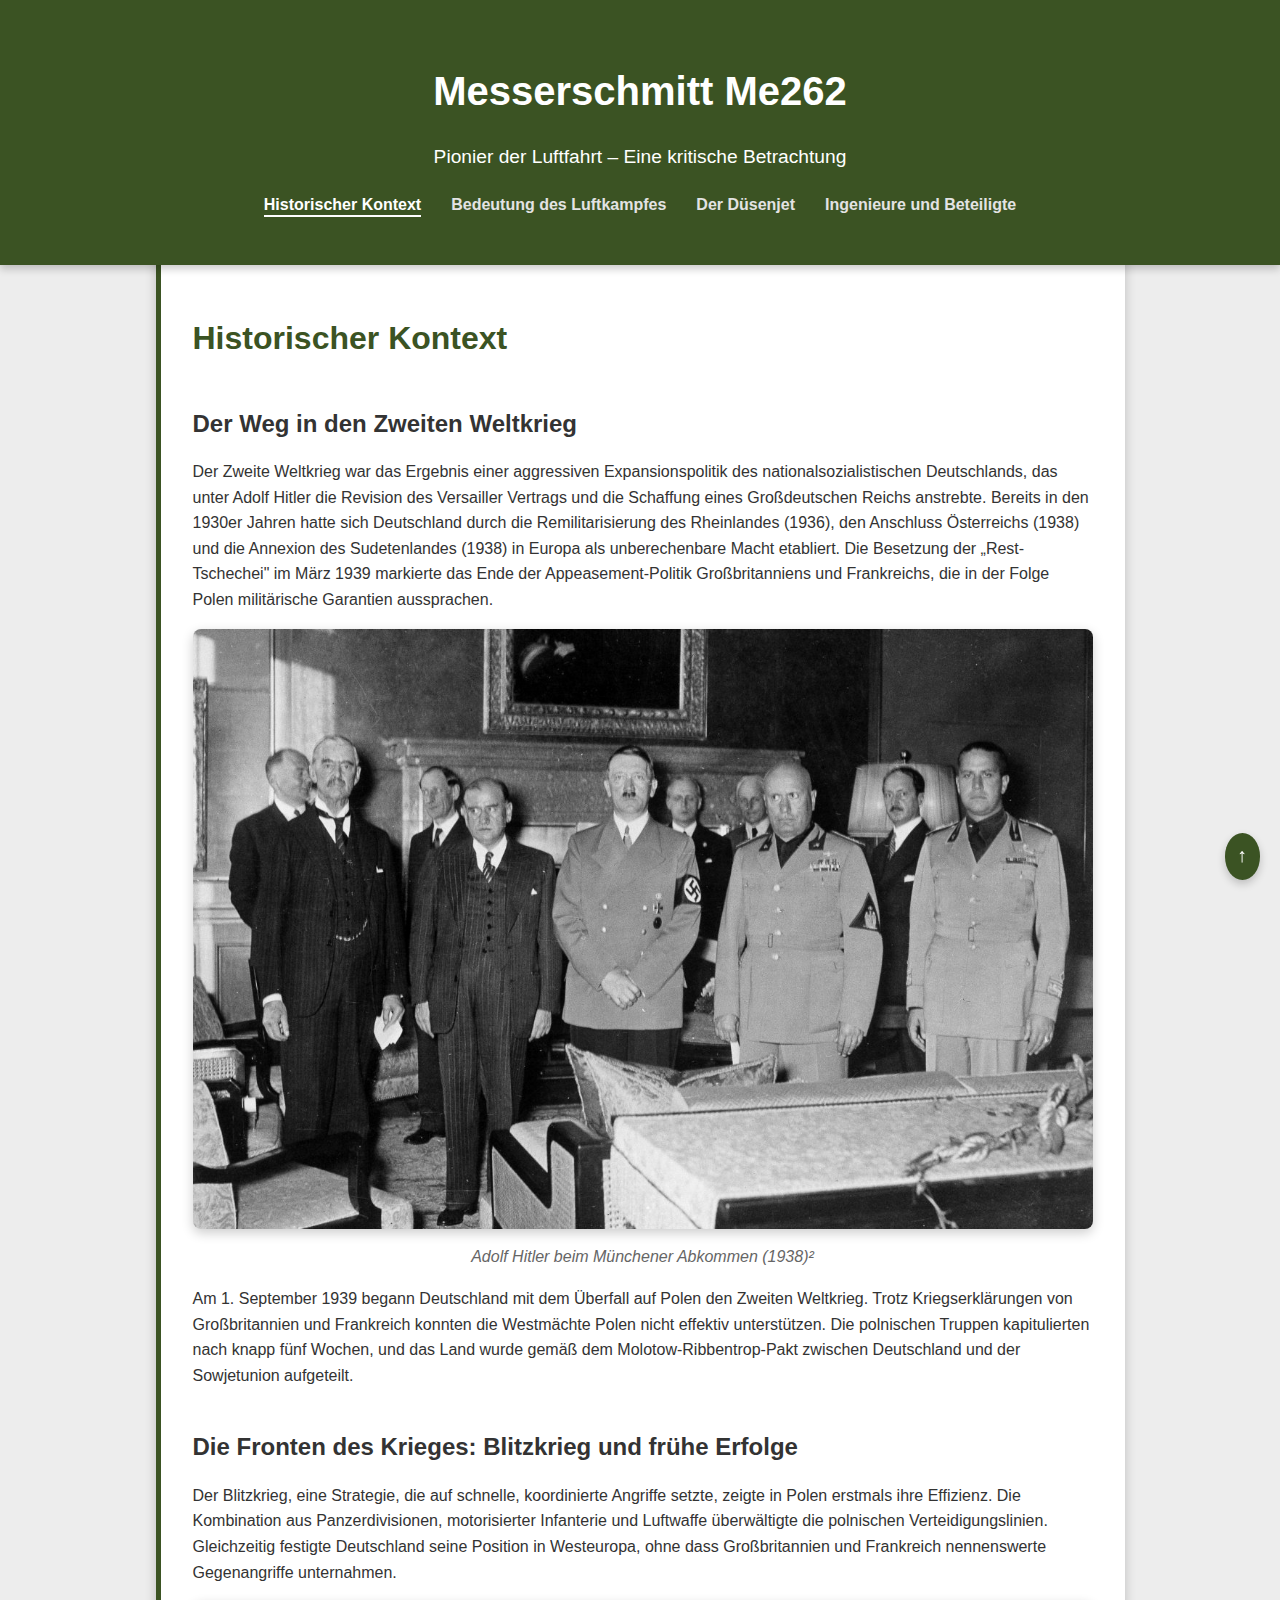
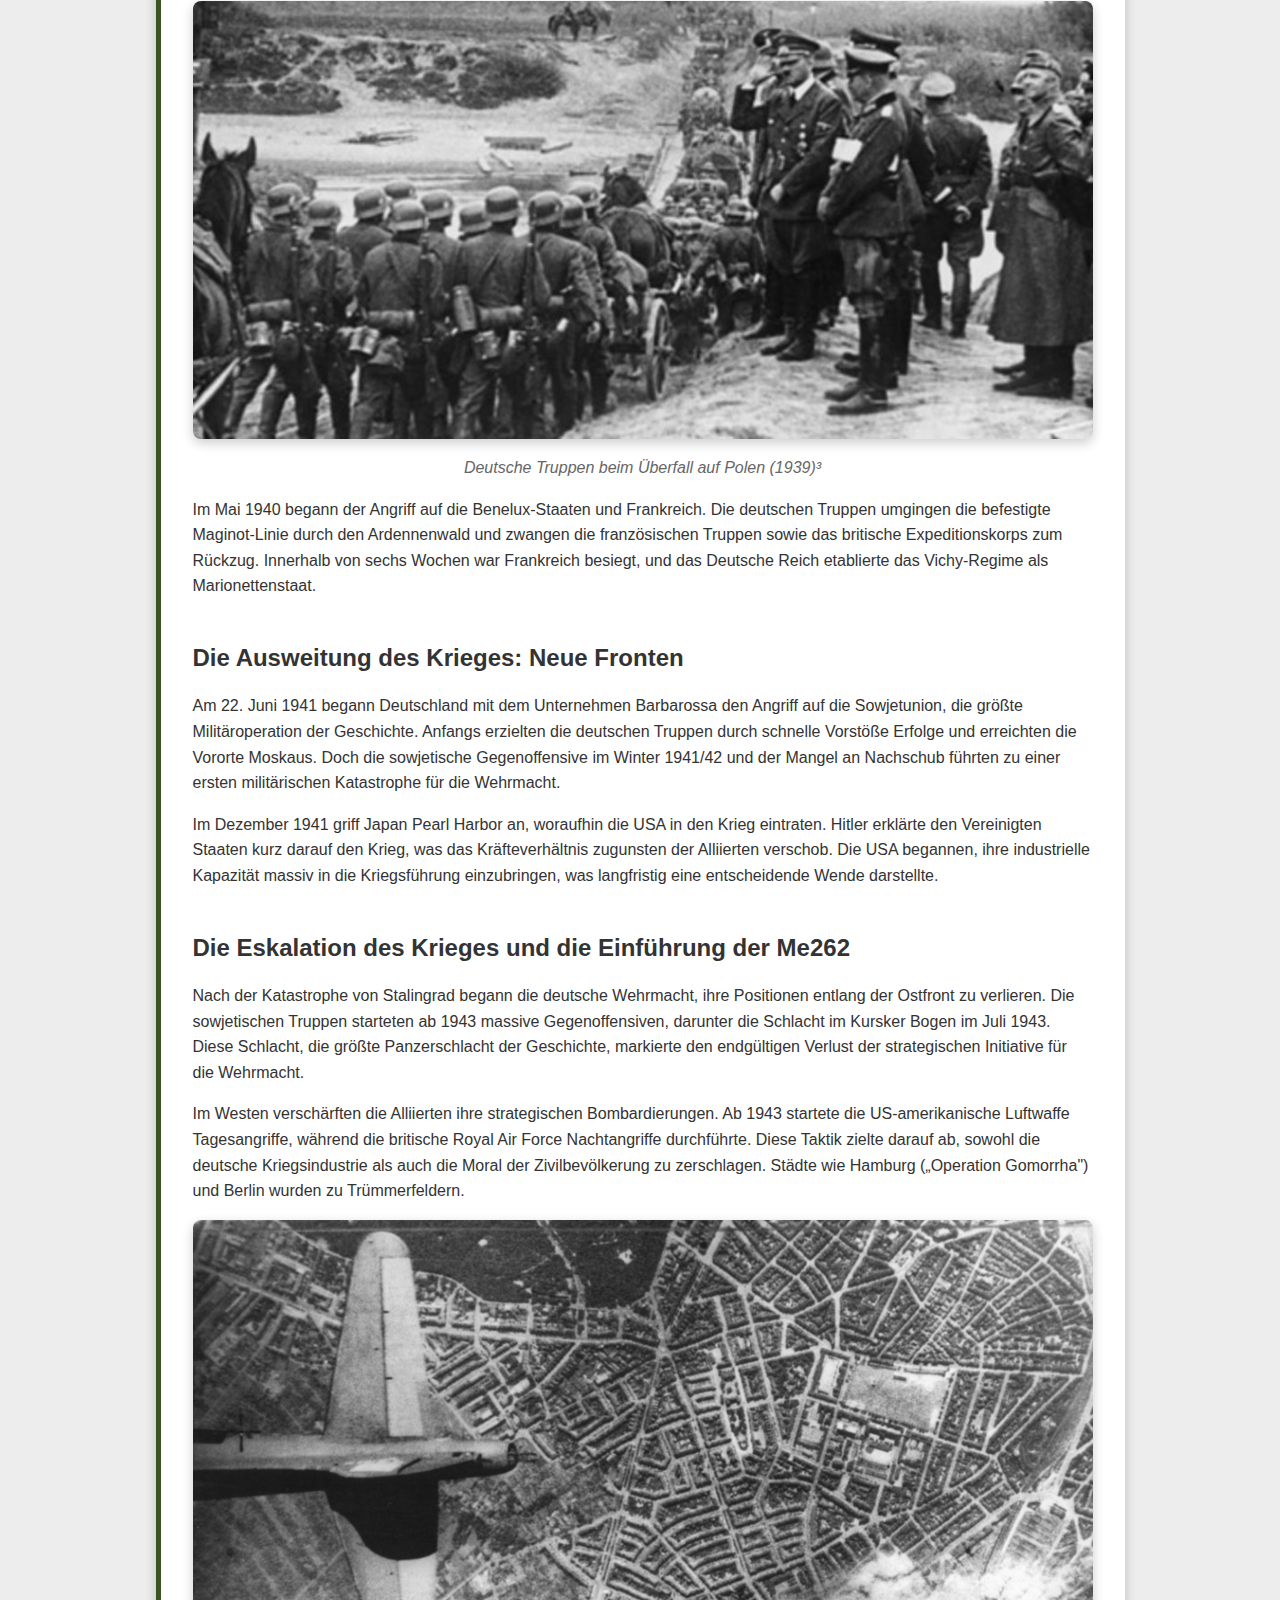
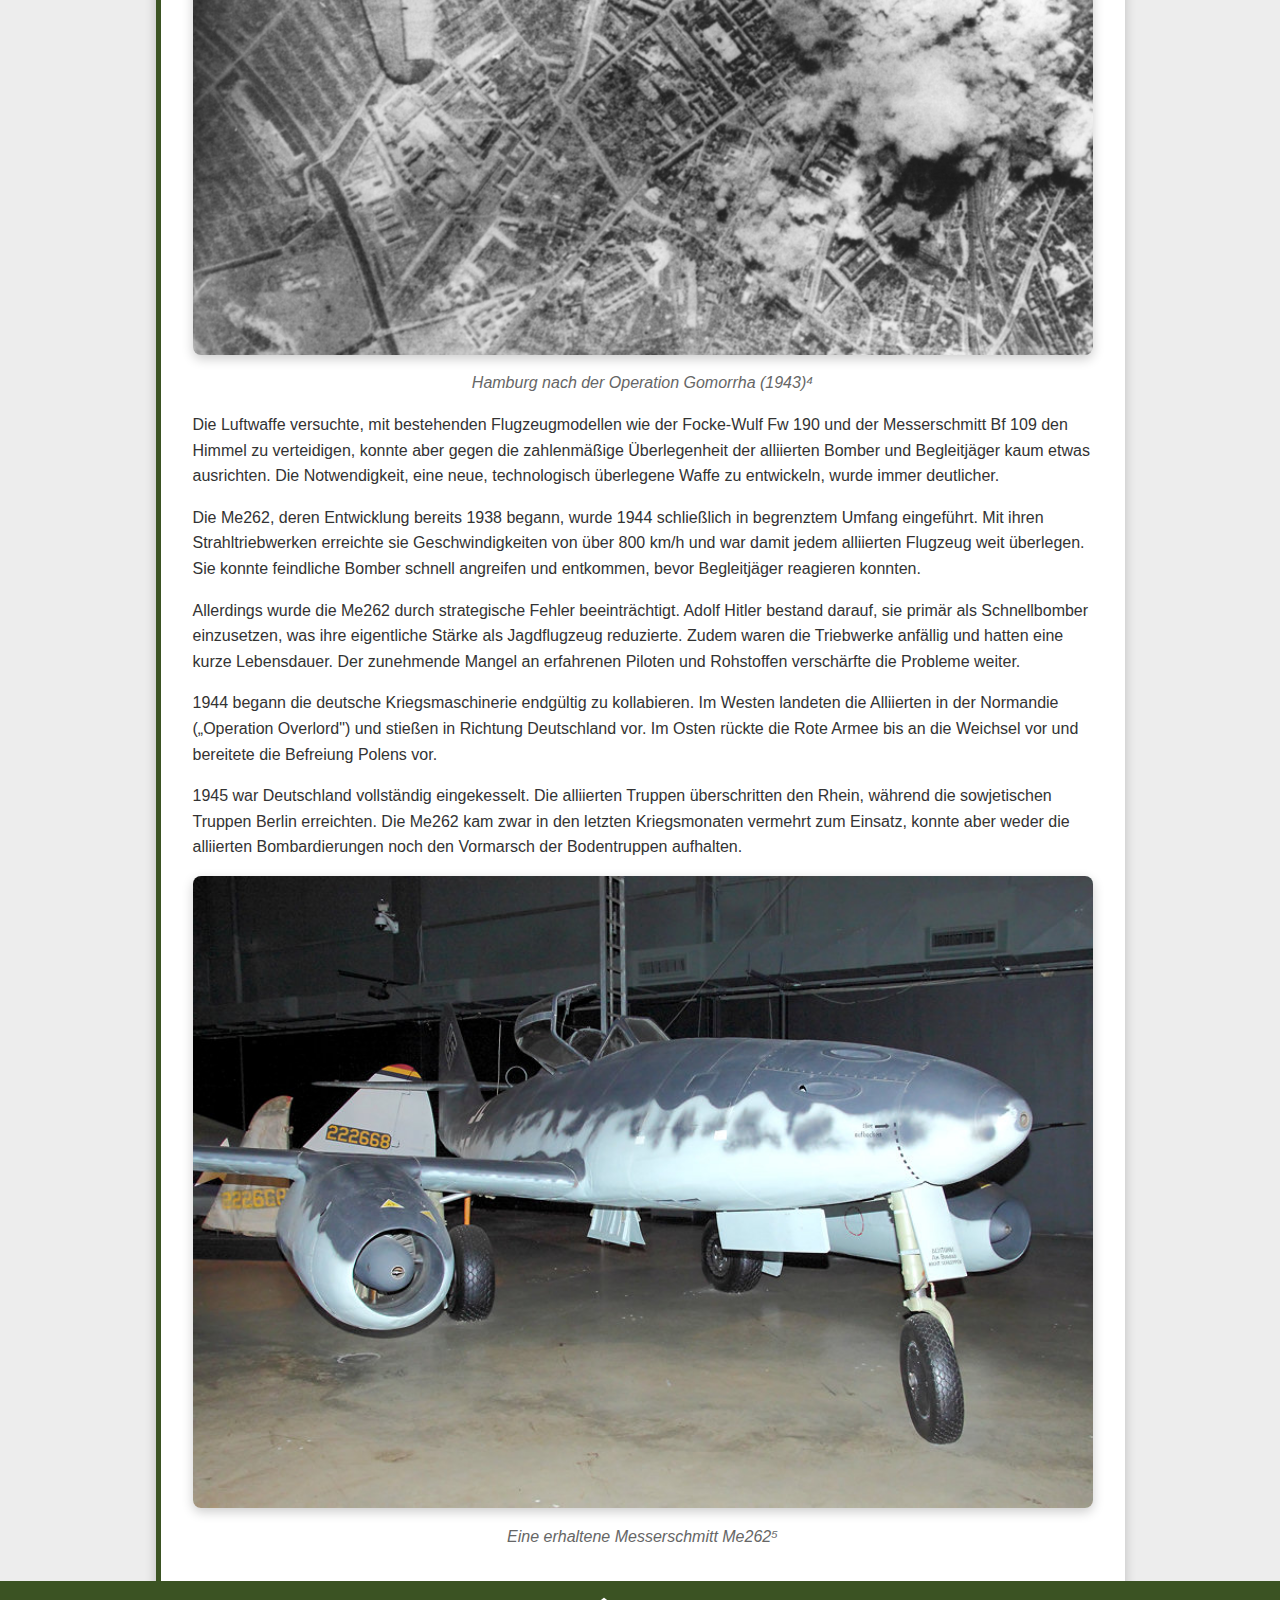
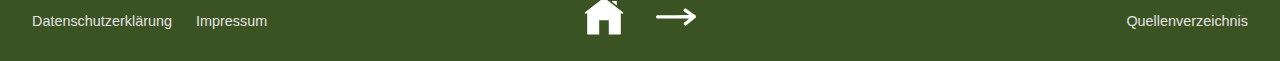
<file: unterseiten/historischer-kontext.html>
<!DOCTYPE html>
<html lang="de">
<head>
    <meta charset="UTF-8">
    <meta name="viewport" content="width=device-width, initial-scale=1.0">
    <title>Historischer Kontext - Messerschmitt Me262</title>
    <link rel="stylesheet" href="../css/style.css">
    <link rel="stylesheet" href="../css/historischer-kontext.css">
</head>
<body id="historischer-kontext">
    <!-- Header mit Navigation -->
    <header>
        <h1><a href="../index.html">Messerschmitt Me262</a></h1>
        <p>Pionier der Luftfahrt – Eine kritische Betrachtung</p>
        <nav>
            <ul>
                <li><a href="historischer-kontext.html" class="active">Historischer Kontext</a></li>
                <li><a href="luftkampf.html">Bedeutung des Luftkampfes</a></li>
                <li class="dropdown">
                    <a href="dusenjet.html">Der Düsenjet</a>
                    <ul class="dropdown-content">
                        <li><a href="entwicklung.html">Entwicklung</a></li>
                        <li><a href="technik.html">Technologie</a></li>
                        <li><a href="einsatz.html">Einsatzstrategien</a></li>
                        <li><a href="vermächtnis.html">Vermächtnis</a></li>
                    </ul>
                </li>
                <li><a href="ingenieure.html">Ingenieure und Beteiligte</a></li>
            </ul>
        </nav>
    </header>
</body>
</html>
	
    <!-- Hauptinhalt -->
    <main>
        <section id="historischer-inhalt" class="farbiger-kasten">
            <h2>Historischer Kontext</h2>
            
            <h3>Der Weg in den Zweiten Weltkrieg</h3>
            <p>
                Der Zweite Weltkrieg war das Ergebnis einer aggressiven Expansionspolitik des nationalsozialistischen Deutschlands, das unter Adolf Hitler die Revision des Versailler Vertrags und die Schaffung eines Großdeutschen Reichs anstrebte. Bereits in den 1930er Jahren hatte sich Deutschland durch die Remilitarisierung des Rheinlandes (1936), den Anschluss Österreichs (1938) und die Annexion des Sudetenlandes (1938) in Europa als unberechenbare Macht etabliert. Die Besetzung der „Rest-Tschechei" im März 1939 markierte das Ende der Appeasement-Politik Großbritanniens und Frankreichs, die in der Folge Polen militärische Garantien aussprachen.
            </p>
            
            <div class="bild-container">
                <img src="../Bilder/muenchener-abkommen.jpg" alt="Adolf Hitler beim Münchener Abkommen (1938)">
                <p class="bild-beschreibung">Adolf Hitler beim Münchener Abkommen (1938)²</p>
            </div>
            
            <p>
                Am 1. September 1939 begann Deutschland mit dem Überfall auf Polen den Zweiten Weltkrieg. Trotz Kriegserklärungen von Großbritannien und Frankreich konnten die Westmächte Polen nicht effektiv unterstützen. Die polnischen Truppen kapitulierten nach knapp fünf Wochen, und das Land wurde gemäß dem Molotow-Ribbentrop-Pakt zwischen Deutschland und der Sowjetunion aufgeteilt.
            </p>

            <h3>Die Fronten des Krieges: Blitzkrieg und frühe Erfolge</h3>
            <p>
                Der Blitzkrieg, eine Strategie, die auf schnelle, koordinierte Angriffe setzte, zeigte in Polen erstmals ihre Effizienz. Die Kombination aus Panzerdivisionen, motorisierter Infanterie und Luftwaffe überwältigte die polnischen Verteidigungslinien. Gleichzeitig festigte Deutschland seine Position in Westeuropa, ohne dass Großbritannien und Frankreich nennenswerte Gegenangriffe unternahmen.
            </p>
            
            <div class="bild-container">
                <img src="../Bilder/ueberfall-polen.jpg" alt="Deutsche Truppen beim Überfall auf Polen (1939)">
                <p class="bild-beschreibung">Deutsche Truppen beim Überfall auf Polen (1939)³</p>
            </div>
            
            <p>
                Im Mai 1940 begann der Angriff auf die Benelux-Staaten und Frankreich. Die deutschen Truppen umgingen die befestigte Maginot-Linie durch den Ardennenwald und zwangen die französischen Truppen sowie das britische Expeditionskorps zum Rückzug. Innerhalb von sechs Wochen war Frankreich besiegt, und das Deutsche Reich etablierte das Vichy-Regime als Marionettenstaat.
            </p>

            <h3>Die Ausweitung des Krieges: Neue Fronten</h3>
            <p>
                Am 22. Juni 1941 begann Deutschland mit dem Unternehmen Barbarossa den Angriff auf die Sowjetunion, die größte Militäroperation der Geschichte. Anfangs erzielten die deutschen Truppen durch schnelle Vorstöße Erfolge und erreichten die Vororte Moskaus. Doch die sowjetische Gegenoffensive im Winter 1941/42 und der Mangel an Nachschub führten zu einer ersten militärischen Katastrophe für die Wehrmacht.
            </p>
            
            <p>
                Im Dezember 1941 griff Japan Pearl Harbor an, woraufhin die USA in den Krieg eintraten. Hitler erklärte den Vereinigten Staaten kurz darauf den Krieg, was das Kräfteverhältnis zugunsten der Alliierten verschob. Die USA begannen, ihre industrielle Kapazität massiv in die Kriegsführung einzubringen, was langfristig eine entscheidende Wende darstellte.
            </p>

            <h3>Die Eskalation des Krieges und die Einführung der Me262</h3>
            <p>
                Nach der Katastrophe von Stalingrad begann die deutsche Wehrmacht, ihre Positionen entlang der Ostfront zu verlieren. Die sowjetischen Truppen starteten ab 1943 massive Gegenoffensiven, darunter die Schlacht im Kursker Bogen im Juli 1943. Diese Schlacht, die größte Panzerschlacht der Geschichte, markierte den endgültigen Verlust der strategischen Initiative für die Wehrmacht.
            </p>
            
            <p>
                Im Westen verschärften die Alliierten ihre strategischen Bombardierungen. Ab 1943 startete die US-amerikanische Luftwaffe Tagesangriffe, während die britische Royal Air Force Nachtangriffe durchführte. Diese Taktik zielte darauf ab, sowohl die deutsche Kriegsindustrie als auch die Moral der Zivilbevölkerung zu zerschlagen. Städte wie Hamburg („Operation Gomorrha") und Berlin wurden zu Trümmerfeldern.
            </p>
            
            <div class="bild-container">
                <img src="../Bilder/wk1.jpg" alt="Hamburg nach der Operation Gomorrha (1943)">
                <p class="bild-beschreibung">Hamburg nach der Operation Gomorrha (1943)⁴</p>
            </div>
            
            <p>
                Die Luftwaffe versuchte, mit bestehenden Flugzeugmodellen wie der Focke-Wulf Fw 190 und der Messerschmitt Bf 109 den Himmel zu verteidigen, konnte aber gegen die zahlenmäßige Überlegenheit der alliierten Bomber und Begleitjäger kaum etwas ausrichten. Die Notwendigkeit, eine neue, technologisch überlegene Waffe zu entwickeln, wurde immer deutlicher.
            </p>
            
            <p>
                Die Me262, deren Entwicklung bereits 1938 begann, wurde 1944 schließlich in begrenztem Umfang eingeführt. Mit ihren Strahltriebwerken erreichte sie Geschwindigkeiten von über 800 km/h und war damit jedem alliierten Flugzeug weit überlegen. Sie konnte feindliche Bomber schnell angreifen und entkommen, bevor Begleitjäger reagieren konnten.
            </p>
            
            <p>
                Allerdings wurde die Me262 durch strategische Fehler beeinträchtigt. Adolf Hitler bestand darauf, sie primär als Schnellbomber einzusetzen, was ihre eigentliche Stärke als Jagdflugzeug reduzierte. Zudem waren die Triebwerke anfällig und hatten eine kurze Lebensdauer. Der zunehmende Mangel an erfahrenen Piloten und Rohstoffen verschärfte die Probleme weiter.
            </p>
            
            <p>
                1944 begann die deutsche Kriegsmaschinerie endgültig zu kollabieren. Im Westen landeten die Alliierten in der Normandie („Operation Overlord") und stießen in Richtung Deutschland vor. Im Osten rückte die Rote Armee bis an die Weichsel vor und bereitete die Befreiung Polens vor.
            </p>
            
            <p>
                1945 war Deutschland vollständig eingekesselt. Die alliierten Truppen überschritten den Rhein, während die sowjetischen Truppen Berlin erreichten. Die Me262 kam zwar in den letzten Kriegsmonaten vermehrt zum Einsatz, konnte aber weder die alliierten Bombardierungen noch den Vormarsch der Bodentruppen aufhalten.
            </p>

            <div class="bild-container">
                <img src="../Bilder/wk2.jpg" alt="Die erste erhaltene Messerschmitt Me262">
                <p class="bild-beschreibung">Eine erhaltene Messerschmitt Me262⁵</p>
            </div>
        </section>
    </main>

<!-- Footer -->
<footer>
  <div class="footer-text">
    <ul>
      <li><a href="datenschutz.html">Datenschutzerklärung</a></li>
      <li><a href="impressum.html">Impressum</a></li>
    </ul>
  </div>
  <nav class="footer-navigation">
    <a href="../index.html" class="nav-button home" title="Zur Startseite">
      <img src="../Bilder/home.svg" alt="Startseite">
    </a>
    <a href="luftkampf.html" class="nav-button next" title="Weiter zur nächsten Seite">
      <img src="../Bilder/next.svg" alt="Weiter">
    </a>
  </nav>
  <div class="footer-right">
    <a href="quellenverzeichnis.html">Quellenverzeichnis</a>
  </div>
</footer>

    <!-- Zurück-zum-Anfang-Button -->
    <a href="#historischer-kontext" id="top-button" title="Zurück zum Anfang">↑</a>
</body>
</html>
</file>
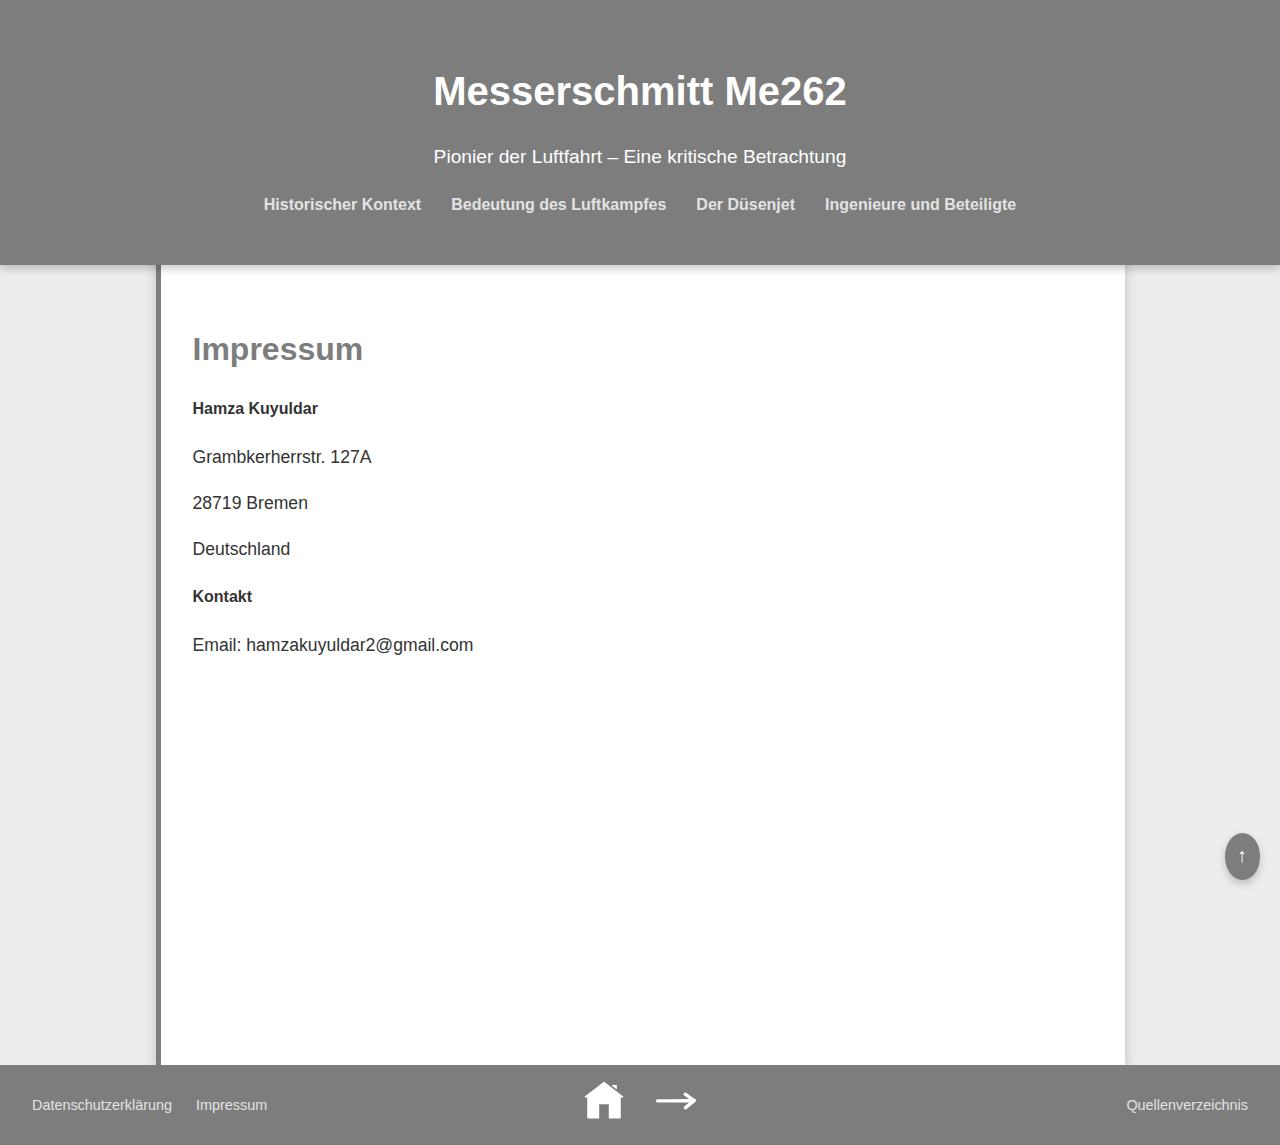
<file: unterseiten/impressum.html>
<!DOCTYPE html>
<html lang="de">
<head>
    <meta charset="UTF-8">
    <meta name="viewport" content="width=device-width, initial-scale=1.0">
    <title>Datenschutzerklärung | Messerschmitt Me262</title>
    <link rel="stylesheet" href="../css/impressum.css">
</head>
<body id="impressum">
    <!-- Header mit Navigation -->
    <header>
        <h1><a href="../index.html">Messerschmitt Me262</a></h1>
        <p>Pionier der Luftfahrt – Eine kritische Betrachtung</p>
        <nav>
            <ul>
                <li><a href="historischer-kontext.html">Historischer Kontext</a></li>
                <li><a href="luftkampf.html">Bedeutung des Luftkampfes</a></li>
                <li class="dropdown">
                    <a href="dusenjet.html">Der Düsenjet</a>
                    <ul class="dropdown-content">
                        <li><a href="entwicklung.html">Entwicklung</a></li>
                        <li><a href="technik.html">Technologie</a></li>
                        <li><a href="einsatz.html">Einsatzstrategien</a></li>
                        <li><a href="vermaechtnis.html">Vermächtnis</a></li>
                    </ul>
                </li>
                <li><a href="ingenieure.html">Ingenieure und Beteiligte</a></li>
            </ul>
        </nav>
    </header>

    <!-- Hauptinhalt -->
    <main>
		<section id="impressum-inhalt" class="container">
            <h2>Impressum</h2>
			<h4>Hamza Kuyuldar</h4>
			<p>Grambkerherrstr. 127A</p>
			<p>28719 Bremen</p>
			<p>Deutschland</p>
			
			<h4>Kontakt</h4>
			<p>Email: hamzakuyuldar2@gmail.com</p>
        </section>
    </main>

    <!-- Footer -->
    <footer>
        <div class="footer-text">
            <ul>
                <li><a href="datenschutz.html">Datenschutzerklärung</a></li>
                <li><a href="impressum.html">Impressum</a></li>
            </ul>
        </div>
        <nav class="footer-navigation">
            <a href="../index.html" class="nav-button home" title="Zur Startseite">
                <img src="../Bilder/home.svg" alt="Startseite">
            </a>
            <a href="index.html" class="nav-button next" title="Weiter zur nächsten Seite">
                <img src="../Bilder/next.svg" alt="Weiter">
            </a>
        </nav>
        <div class="footer-right">
            <a href="quellenverzeichnis.html">Quellenverzeichnis</a>
        </div>
    </footer>

    <!-- Zurück-zum-Anfang-Button -->
    <a href="#impressum" id="top-button" title="Zurück zum Anfang">↑</a>
</body>
</html>
</file>
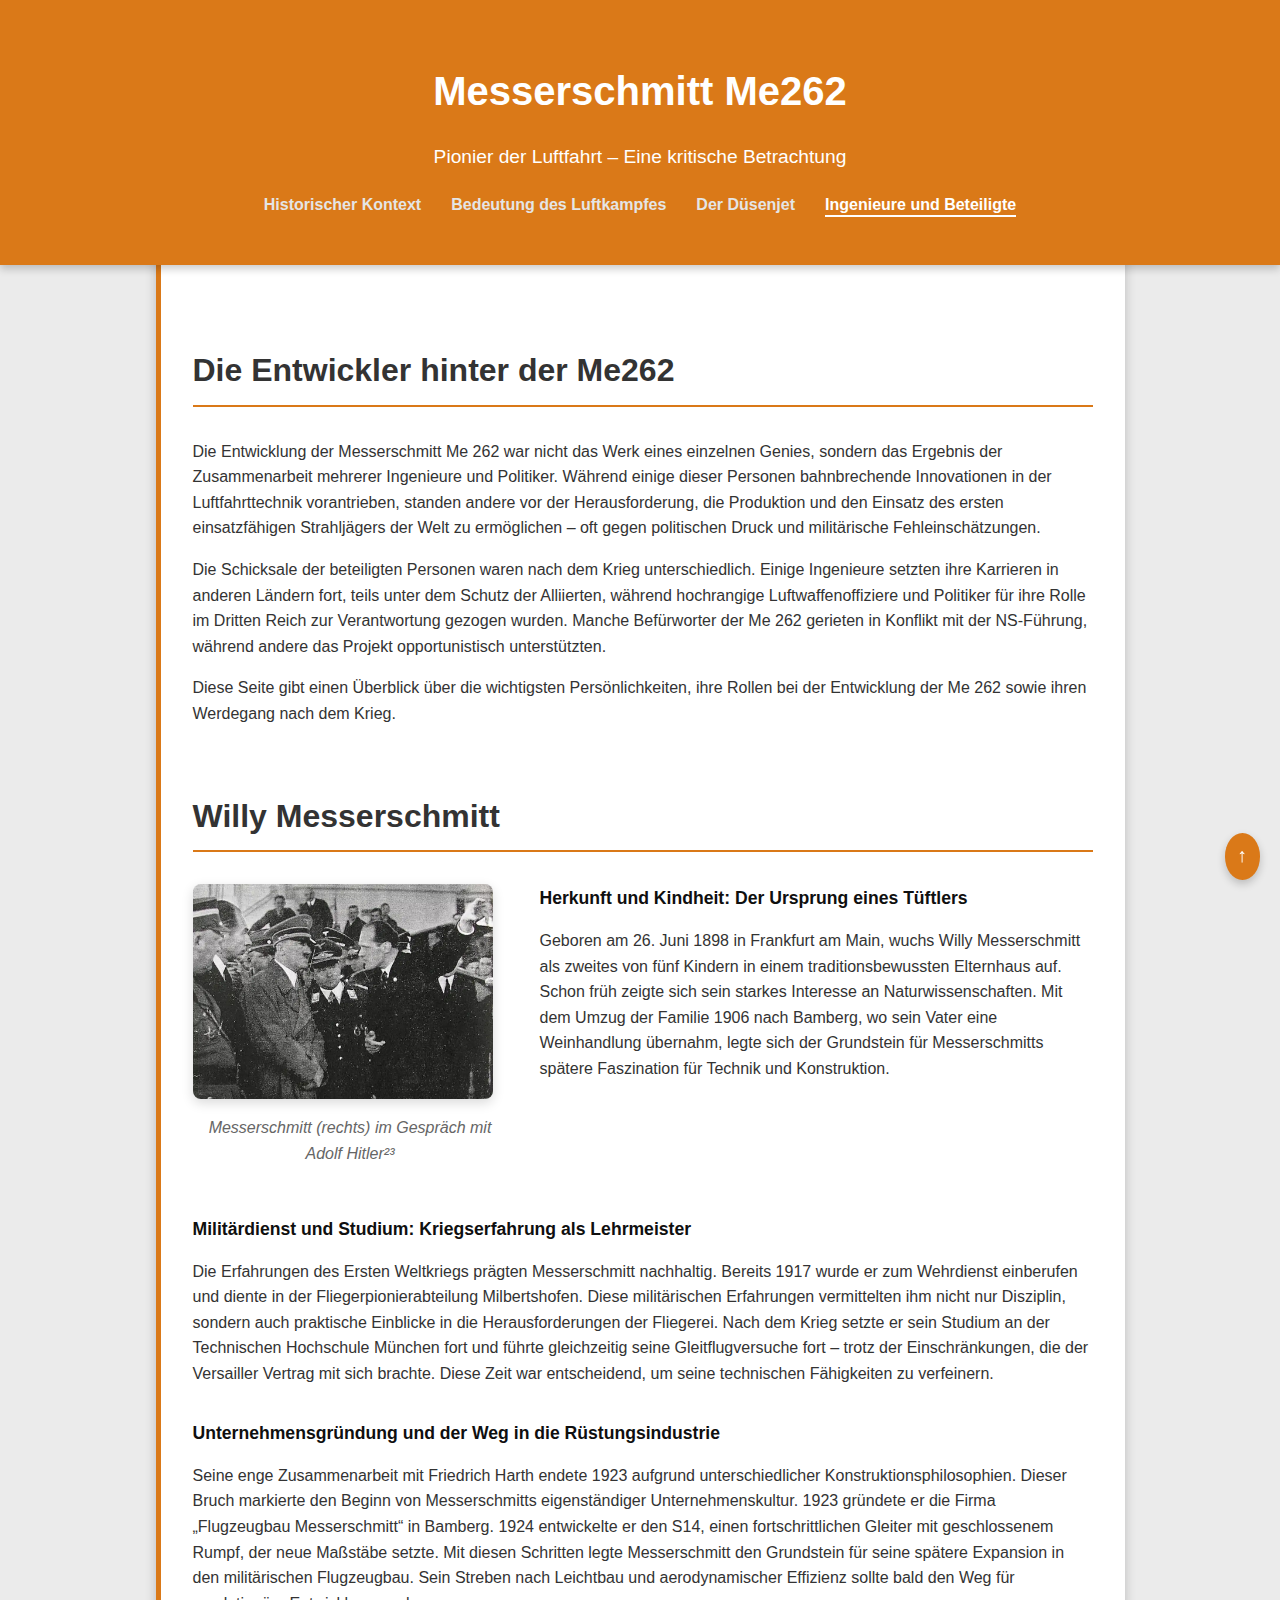
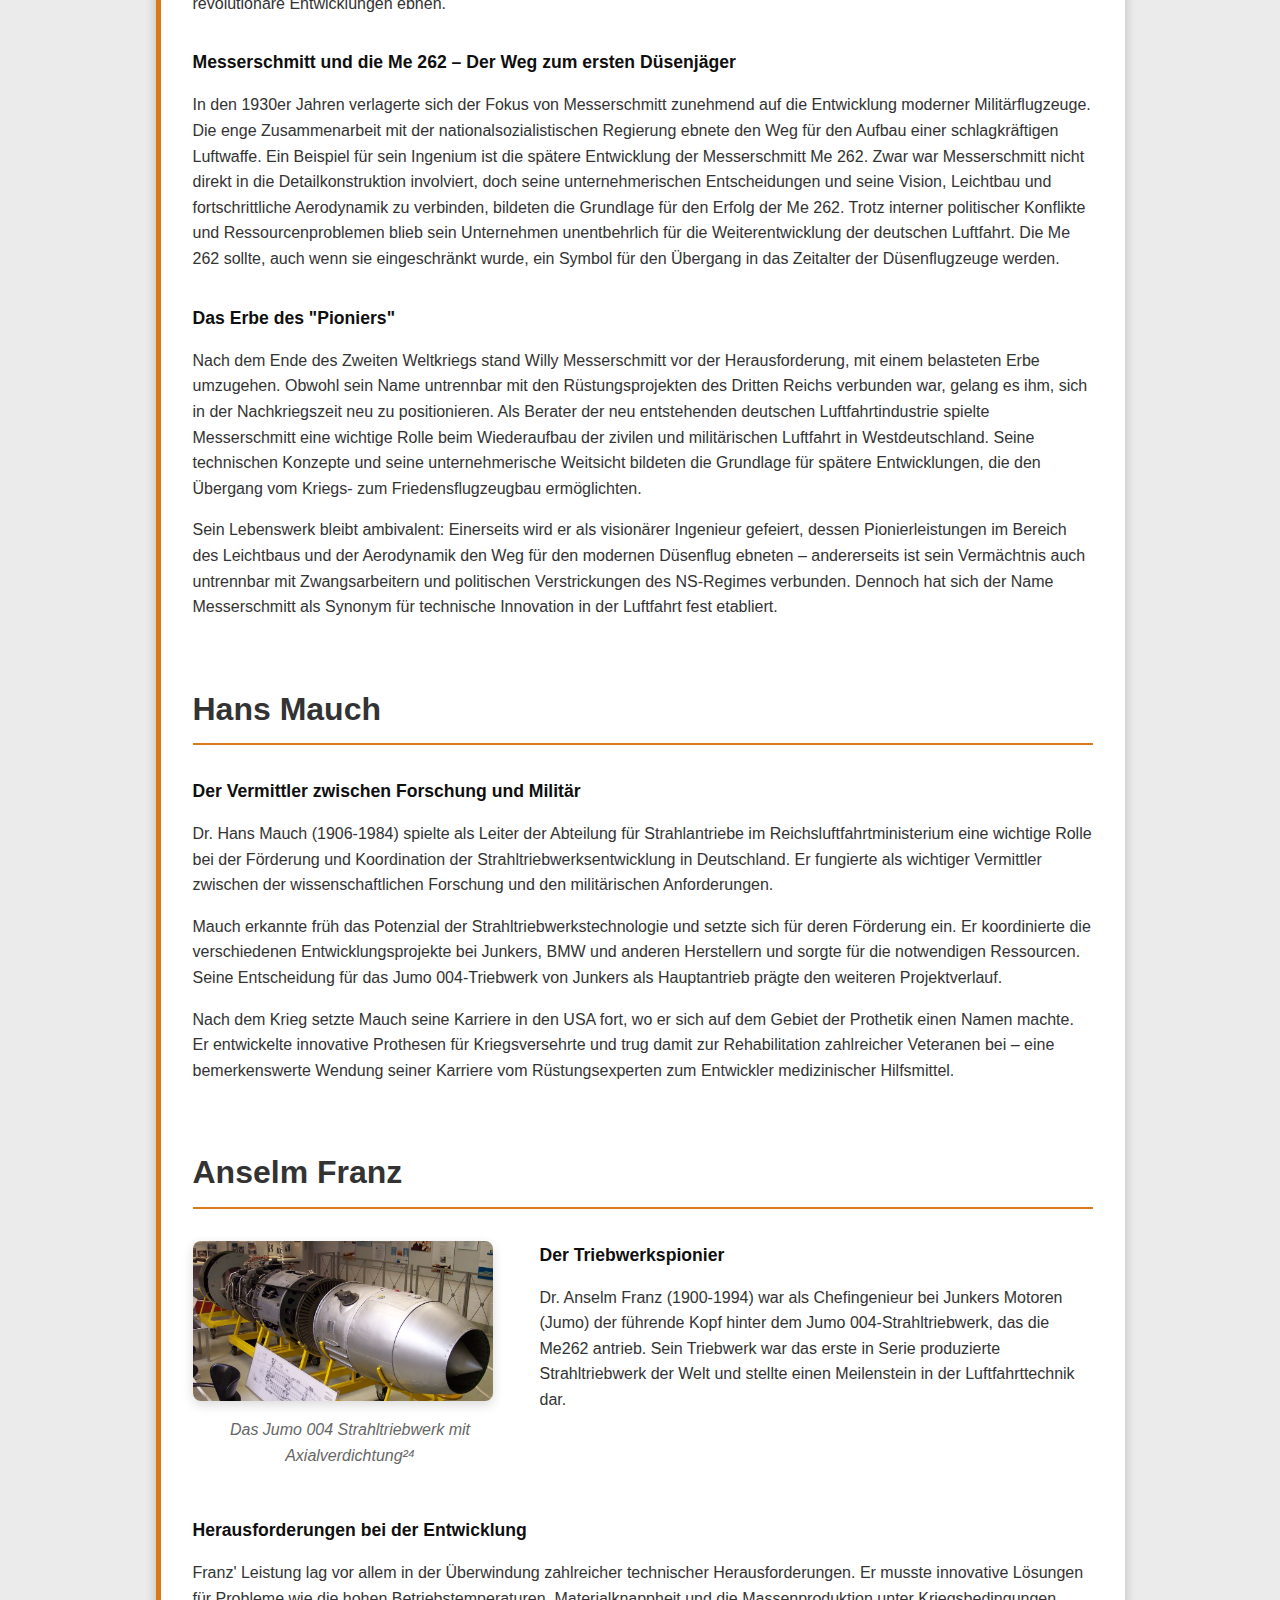
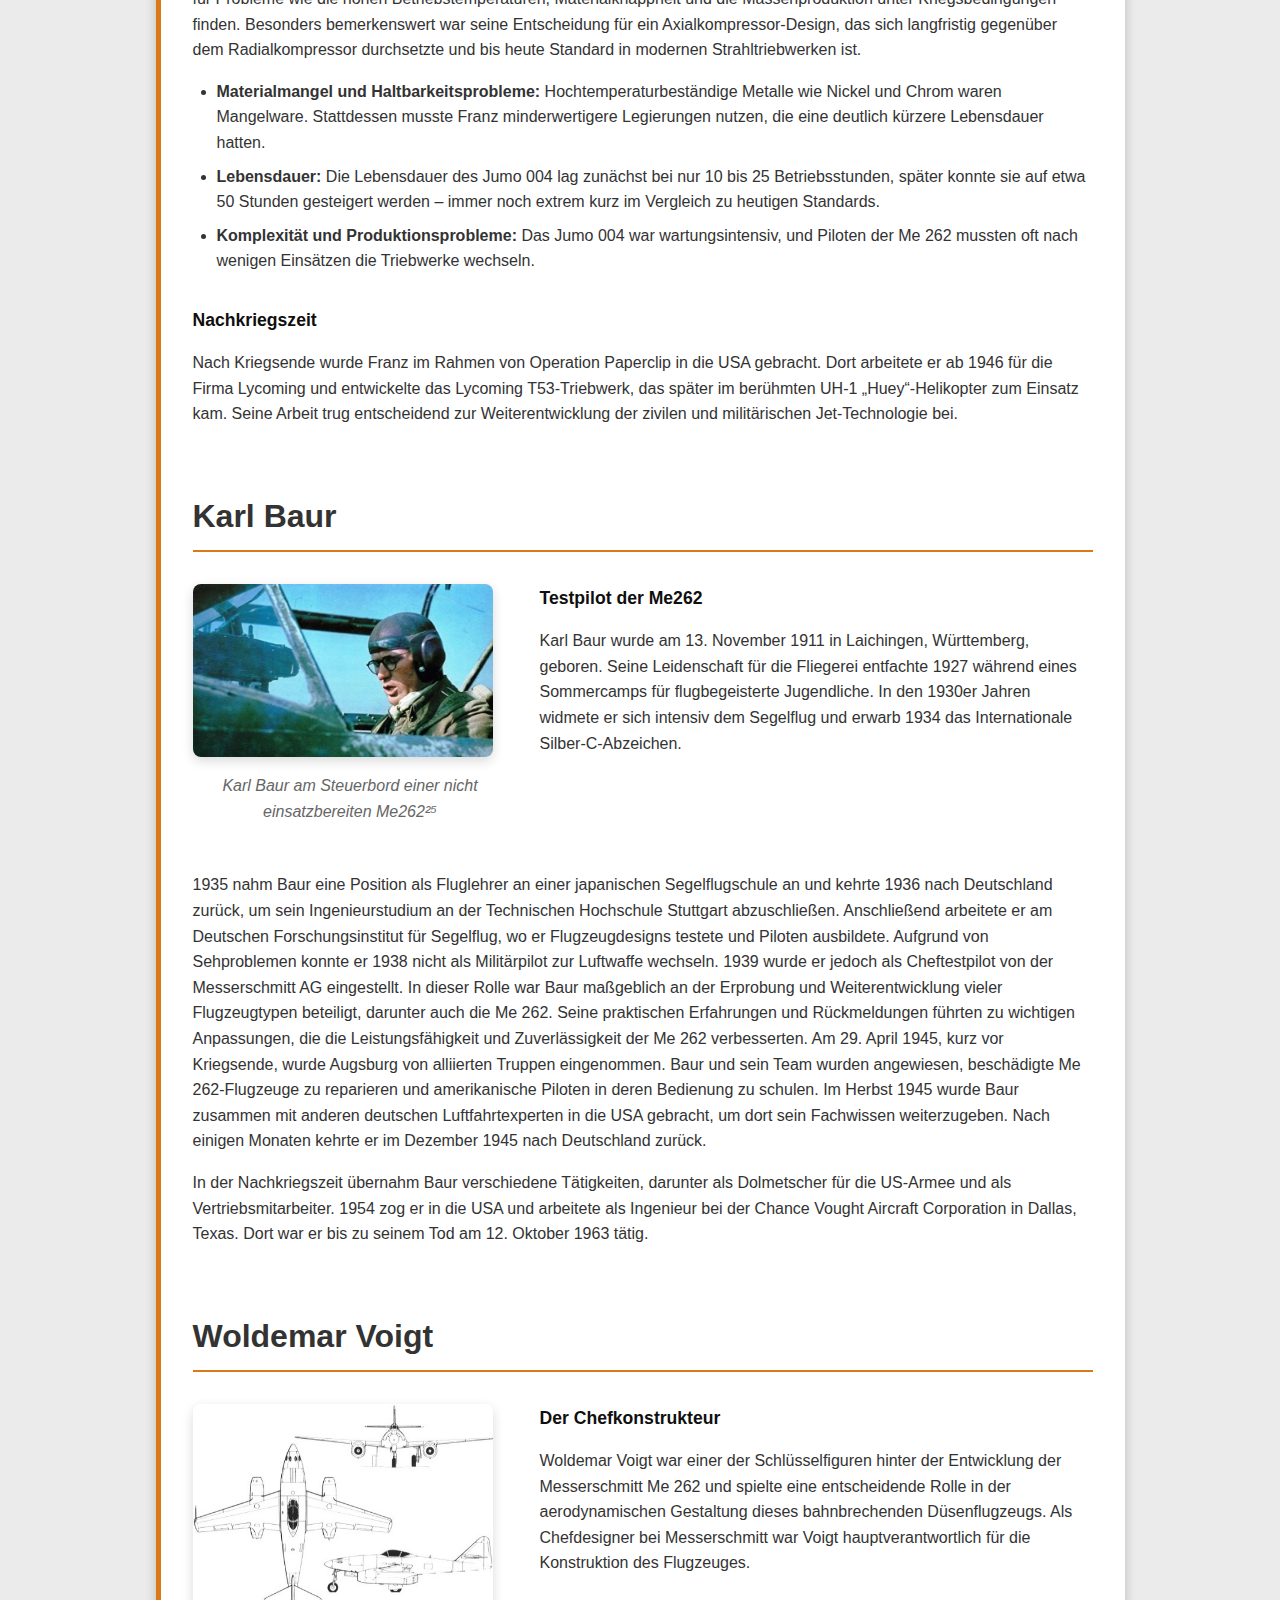
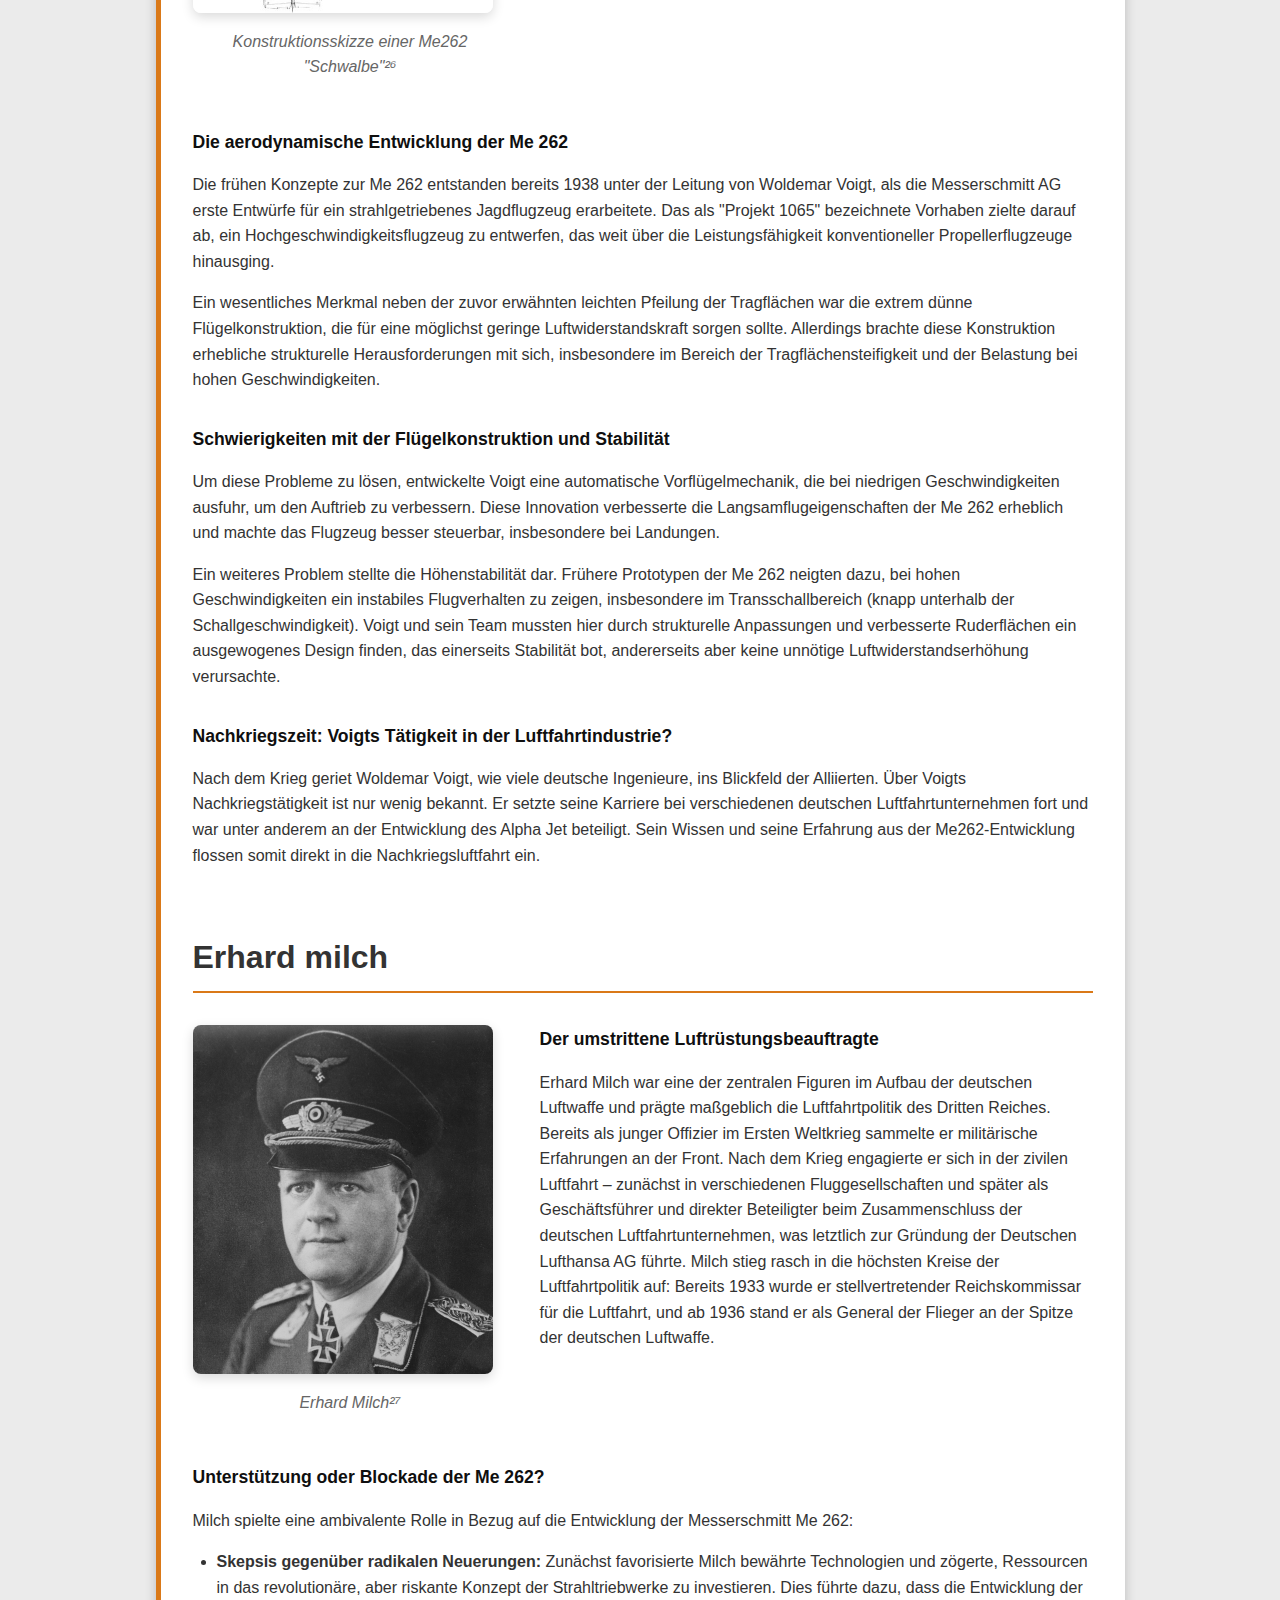
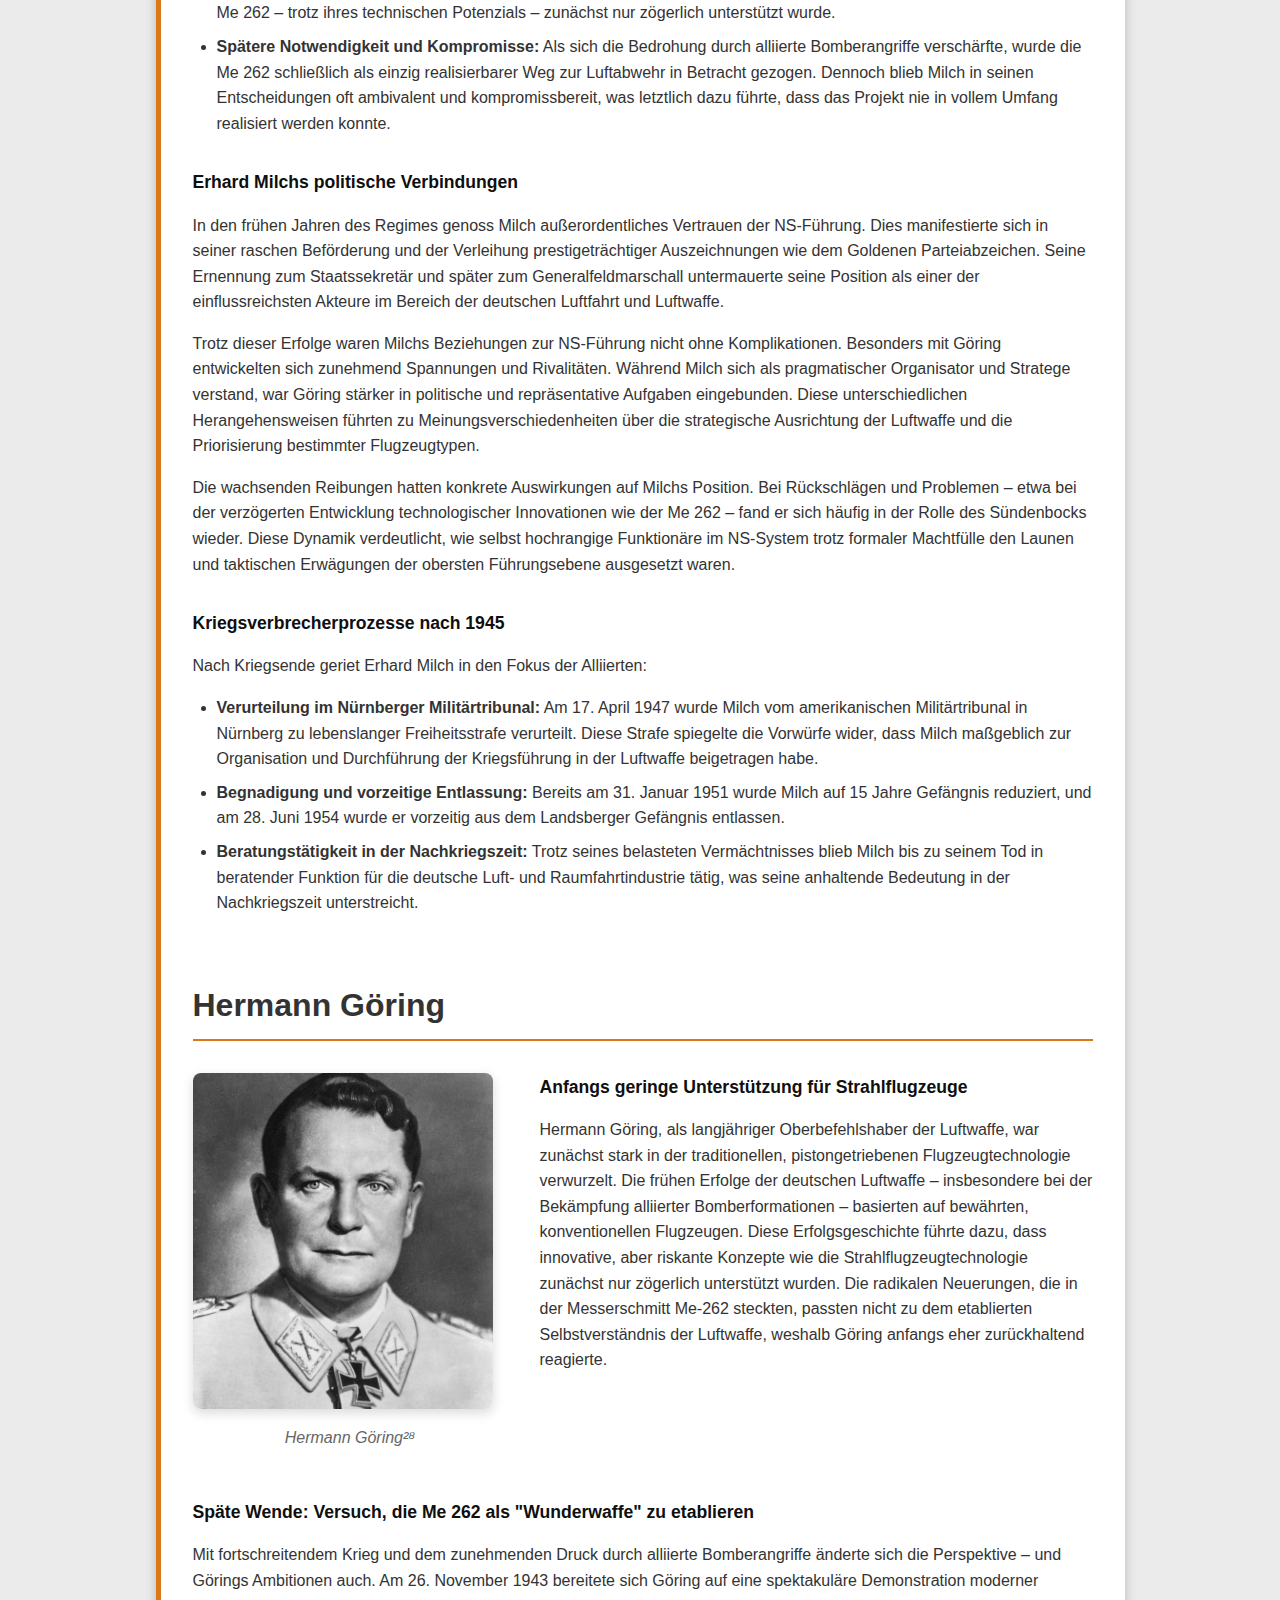
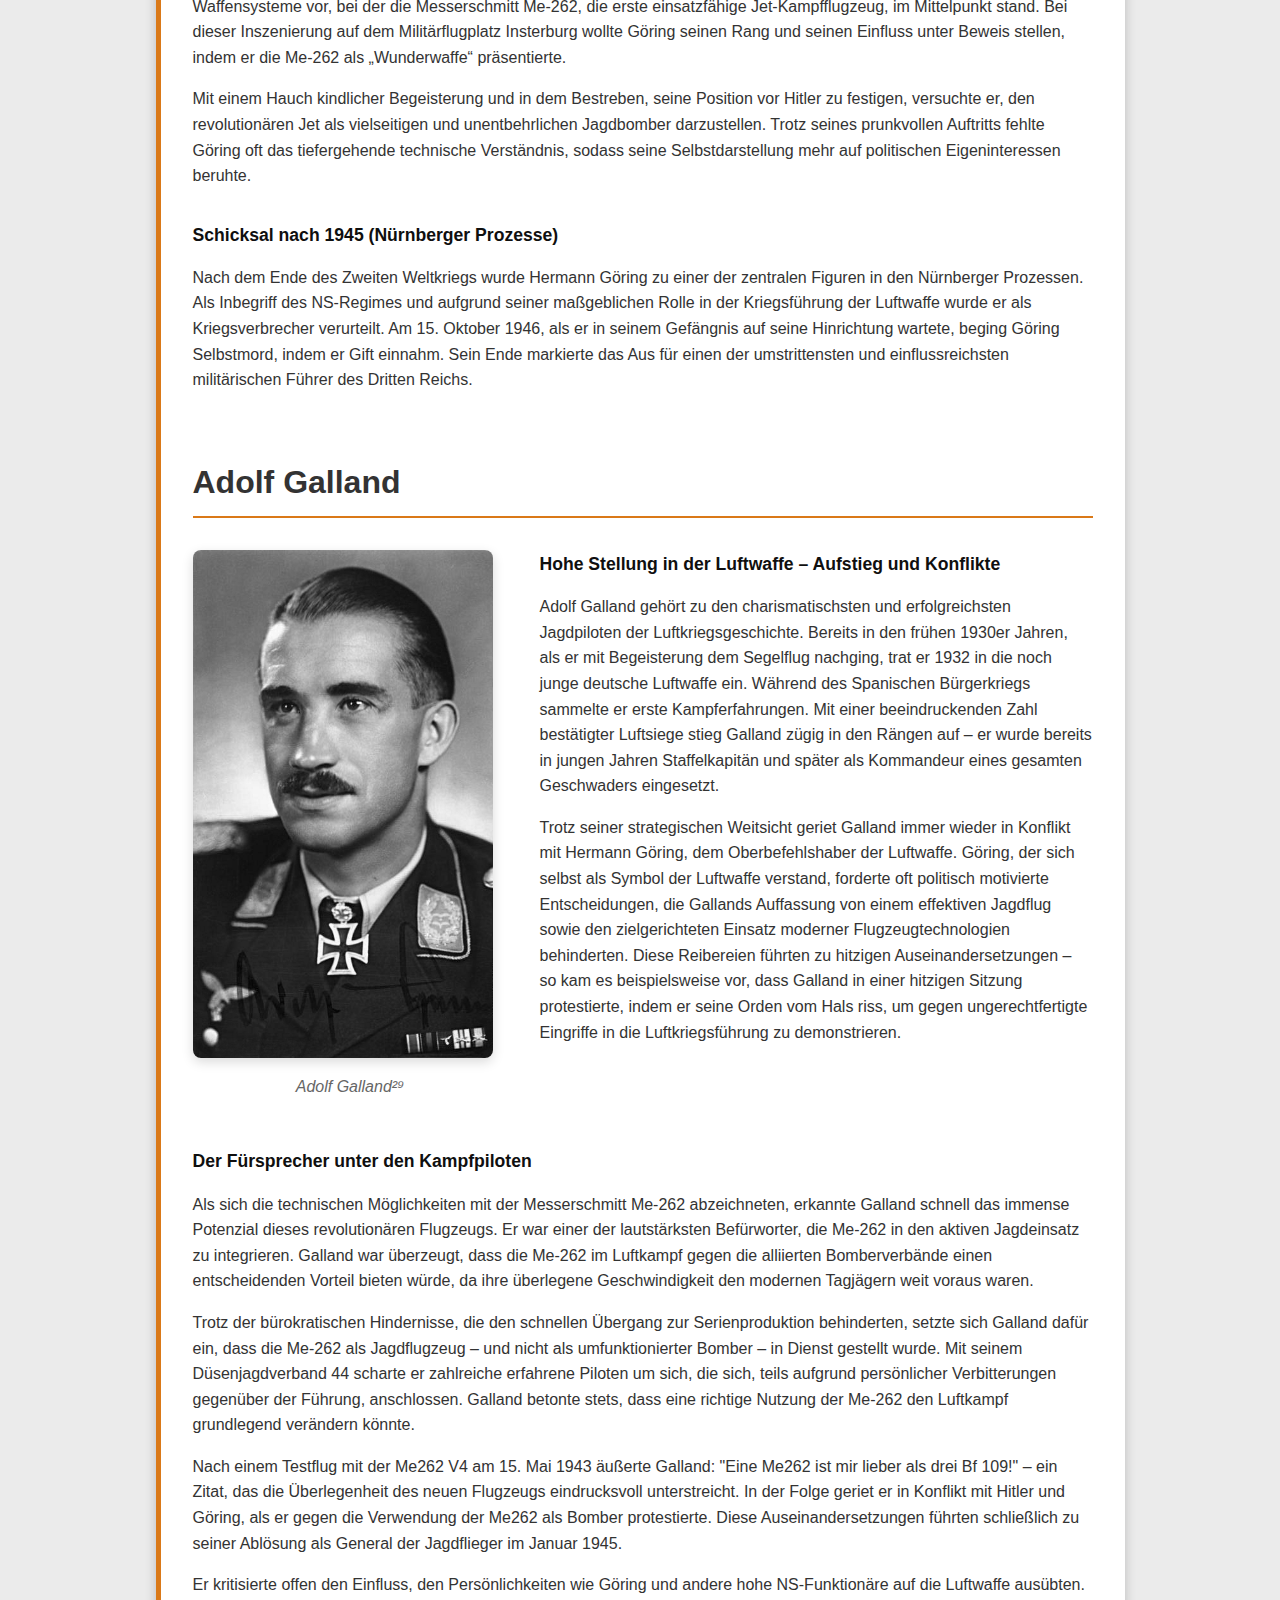
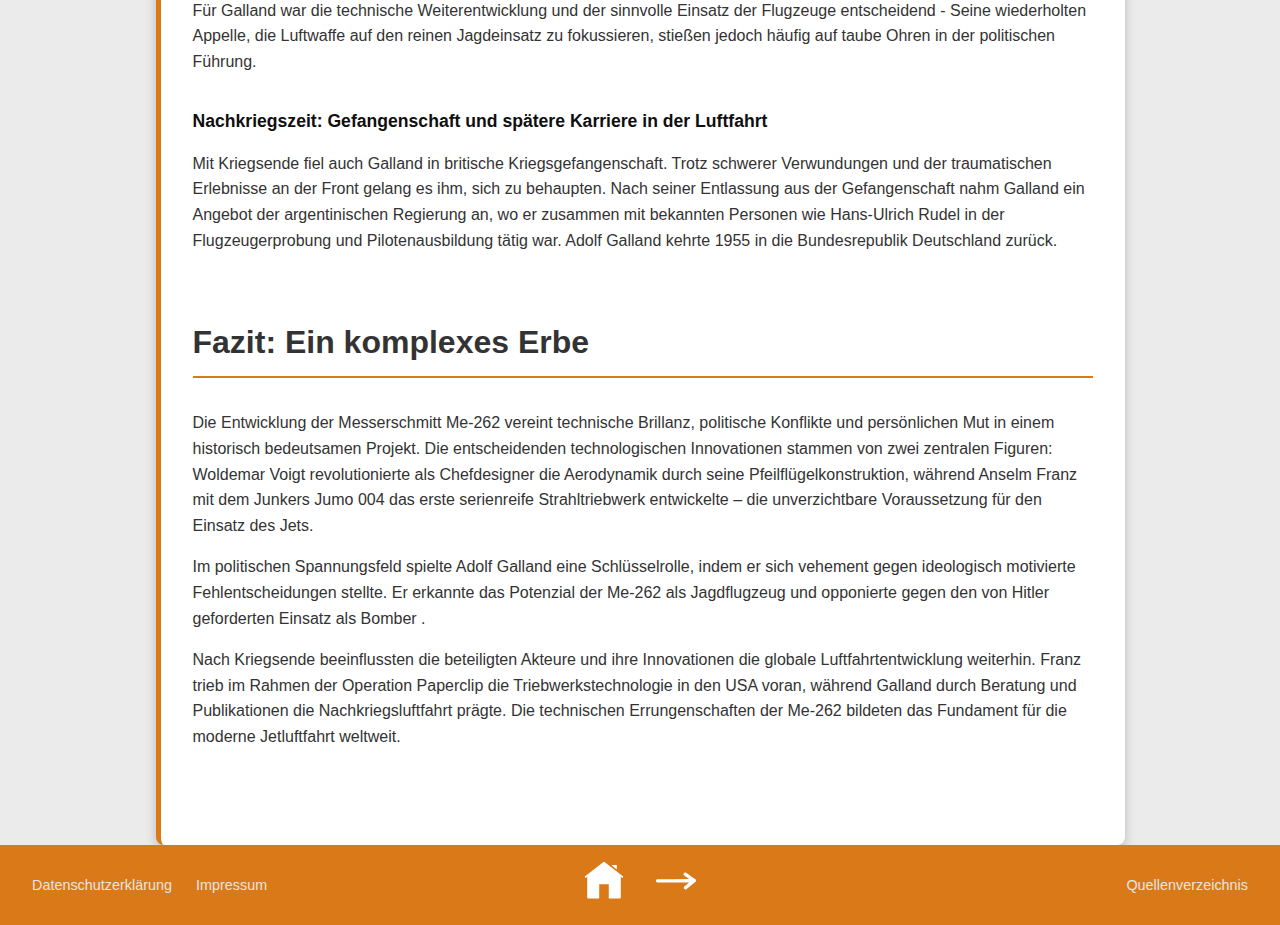
<file: unterseiten/ingenieure.html>
<!DOCTYPE html>
<html lang="de">
<head>
    <meta charset="UTF-8">
    <meta name="viewport" content="width=device-width, initial-scale=1.0">
    <title>Ingenieure und Beteiligte - Messerschmitt Me262</title>
    <link rel="stylesheet" href="../css/style.css">
    <link rel="stylesheet" href="../css/ingenieure.css">
</head>
<body id="ingenieure">
    <!-- Header mit Navigation -->
    <header>
        <h1><a href="../index.html">Messerschmitt Me262</a></h1>
        <p>Pionier der Luftfahrt – Eine kritische Betrachtung</p>
        <nav>
            <ul>
                <li><a href="historischer-kontext.html">Historischer Kontext</a></li>
                <li><a href="luftkampf.html">Bedeutung des Luftkampfes</a></li>
                <li class="dropdown">
                    <a href="dusenjet.html">Der Düsenjet</a>
                    <ul class="dropdown-content">
                        <li><a href="entwicklung.html">Entwicklung</a></li>
                        <li><a href="technik.html">Technologie</a></li>
                        <li><a href="einsatz.html">Einsatzstrategien</a></li>
                        <li><a href="vermächtnis.html">Vermächtnis</a></li>
                    </ul>
                </li>
                <li><a href="ingenieure.html" class="active">Ingenieure und Beteiligte</a></li>
            </ul>
        </nav>
    </header>

    <!-- Hauptinhalt -->
    <main>
        <!-- Ingenieure Übersicht -->
        <article>
            <h3>Die Entwickler hinter der Me262</h3>
            <p>Die Entwicklung der Messerschmitt Me 262 war nicht das Werk eines einzelnen Genies, sondern das Ergebnis der Zusammenarbeit mehrerer Ingenieure und Politiker. Während einige dieser Personen bahnbrechende Innovationen in der Luftfahrttechnik vorantrieben, standen andere vor der Herausforderung, die Produktion und den Einsatz des ersten einsatzfähigen Strahljägers der Welt zu ermöglichen – oft gegen politischen Druck und militärische Fehleinschätzungen.</p>

			<p>Die Schicksale der beteiligten Personen waren nach dem Krieg unterschiedlich. Einige Ingenieure setzten ihre Karrieren in anderen Ländern fort, teils unter dem Schutz der Alliierten, während hochrangige Luftwaffenoffiziere und Politiker für ihre Rolle im Dritten Reich zur Verantwortung gezogen wurden. Manche Befürworter der Me 262 gerieten in Konflikt mit der NS-Führung, während andere das Projekt opportunistisch unterstützten.</p>

			<p>Diese Seite gibt einen Überblick über die wichtigsten Persönlichkeiten, ihre Rollen bei der Entwicklung der Me 262 sowie ihren Werdegang nach dem Krieg.</p>
        </article>

        <!-- Ingenieure Übersicht -->
        <article>
            <!-- Willy Messerschmitt -->
            <section id="messerschmitt" class="farbiger-kasten">
                <h3>Willy Messerschmitt</h3>
                <div class="bild-container">
                    <div class="bild-spalte">
                        <img src="../Bilder/willy.jpg" alt="Willy Messerschmitt">
                        <div class="bild-beschreibung">
                            <p>Messerschmitt (rechts) im Gespräch mit Adolf Hitler²³</p>
                        </div>
                    </div>
                    <div class="text-spalte">
                        <!-- Herkunft und Kindheit -->
                        <section>
                            <h4>Herkunft und Kindheit: Der Ursprung eines Tüftlers</h4>
                            <p>Geboren am 26. Juni 1898 in Frankfurt am Main, wuchs Willy Messerschmitt als zweites von fünf Kindern in einem traditionsbewussten Elternhaus auf. Schon früh zeigte sich sein starkes Interesse an Naturwissenschaften. Mit dem Umzug der Familie 1906 nach Bamberg, wo sein Vater eine Weinhandlung übernahm, legte sich der Grundstein für Messerschmitts spätere Faszination für Technik und Konstruktion.</p>
                        </section>
                    </div>
                </div>

                <!-- Militärdienst und Studium -->
                <section>
                    <h4>Militärdienst und Studium: Kriegserfahrung als Lehrmeister</h4>
                    <p>Die Erfahrungen des Ersten Weltkriegs prägten Messerschmitt nachhaltig. Bereits 1917 wurde er zum Wehrdienst einberufen und diente in der Fliegerpionierabteilung Milbertshofen. Diese militärischen Erfahrungen vermittelten ihm nicht nur Disziplin, sondern auch praktische Einblicke in die Herausforderungen der Fliegerei. Nach dem Krieg setzte er sein Studium an der Technischen Hochschule München fort und führte gleichzeitig seine Gleitflugversuche fort – trotz der Einschränkungen, die der Versailler Vertrag mit sich brachte. Diese Zeit war entscheidend, um seine technischen Fähigkeiten zu verfeinern.</p>
                </section>


                <!-- Unternehmensgründung und der Weg in die Rüstungsindustrie -->
                <section>
                    <h4>Unternehmensgründung und der Weg in die Rüstungsindustrie</h4>
                    <p>Seine enge Zusammenarbeit mit Friedrich Harth endete 1923 aufgrund unterschiedlicher Konstruktionsphilosophien. Dieser Bruch markierte den Beginn von Messerschmitts eigenständiger Unternehmenskultur. 1923 gründete er die Firma „Flugzeugbau Messerschmitt“ in Bamberg. 1924 entwickelte er den S14, einen fortschrittlichen Gleiter mit geschlossenem Rumpf, der neue Maßstäbe setzte. Mit diesen Schritten legte Messerschmitt den Grundstein für seine spätere Expansion in den militärischen Flugzeugbau. Sein Streben nach Leichtbau und aerodynamischer Effizienz sollte bald den Weg für revolutionäre Entwicklungen ebnen.</p>
                </section>

                <!-- Messerschmitt und die Me 262 – Der Weg zum ersten Düsenjäger -->
                <section>
                    <h4>Messerschmitt und die Me 262 – Der Weg zum ersten Düsenjäger</h4>
                    <p>In den 1930er Jahren verlagerte sich der Fokus von Messerschmitt zunehmend auf die Entwicklung moderner Militärflugzeuge. Die enge Zusammenarbeit mit der nationalsozialistischen Regierung ebnete den Weg für den Aufbau einer schlagkräftigen Luftwaffe. Ein Beispiel für sein Ingenium ist die spätere Entwicklung der Messerschmitt Me 262. Zwar war Messerschmitt nicht direkt in die Detailkonstruktion involviert, doch seine unternehmerischen Entscheidungen und seine Vision, Leichtbau und fortschrittliche Aerodynamik zu verbinden, bildeten die Grundlage für den Erfolg der Me 262. Trotz interner politischer Konflikte und Ressourcenproblemen blieb sein Unternehmen unentbehrlich für die Weiterentwicklung der deutschen Luftfahrt. Die Me 262 sollte, auch wenn sie eingeschränkt wurde, ein Symbol für den Übergang in das Zeitalter der Düsenflugzeuge werden.</p>
                </section>

                <!-- Der Einfluss auf die Nachkriegszeit und das Erbe des Pioniers -->
                <section>
                    <h4>Das Erbe des "Pioniers"</h4>
                    <p>Nach dem Ende des Zweiten Weltkriegs stand Willy Messerschmitt vor der Herausforderung, mit einem belasteten Erbe umzugehen. Obwohl sein Name untrennbar mit den Rüstungsprojekten des Dritten Reichs verbunden war, gelang es ihm, sich in der Nachkriegszeit neu zu positionieren. Als Berater der neu entstehenden deutschen Luftfahrtindustrie spielte Messerschmitt eine wichtige Rolle beim Wiederaufbau der zivilen und militärischen Luftfahrt in Westdeutschland. Seine technischen Konzepte und seine unternehmerische Weitsicht bildeten die Grundlage für spätere Entwicklungen, die den Übergang vom Kriegs- zum Friedensflugzeugbau ermöglichten.</p>
                    <p>Sein Lebenswerk bleibt ambivalent: Einerseits wird er als visionärer Ingenieur gefeiert, dessen Pionierleistungen im Bereich des Leichtbaus und der Aerodynamik den Weg für den modernen Düsenflug ebneten – andererseits ist sein Vermächtnis auch untrennbar mit Zwangsarbeitern und politischen Verstrickungen des NS-Regimes verbunden. Dennoch hat sich der Name Messerschmitt als Synonym für technische Innovation in der Luftfahrt fest etabliert.</p>
                </section>
            </section>
        </article>

         <!-- Hans Mauch & Anselm Franz -->
        <section id="mauch" class="farbiger-kasten">
            <h3>Hans Mauch</h3>

            <!-- Hans Mauch -->
            <h4>Der Vermittler zwischen Forschung und Militär</h4>
            <p>Dr. Hans Mauch (1906-1984) spielte als Leiter der Abteilung für Strahlantriebe im Reichsluftfahrtministerium eine wichtige Rolle bei der Förderung und Koordination der Strahltriebwerksentwicklung in Deutschland. Er fungierte als wichtiger Vermittler zwischen der wissenschaftlichen Forschung und den militärischen Anforderungen.</p>
            
            <p>Mauch erkannte früh das Potenzial der Strahltriebwerkstechnologie und setzte sich für deren Förderung ein. Er koordinierte die verschiedenen Entwicklungsprojekte bei Junkers, BMW und anderen Herstellern und sorgte für die notwendigen Ressourcen. Seine Entscheidung für das Jumo 004-Triebwerk von Junkers als Hauptantrieb prägte den weiteren Projektverlauf.</p>
            
            <p>Nach dem Krieg setzte Mauch seine Karriere in den USA fort, wo er sich auf dem Gebiet der Prothetik einen Namen machte. Er entwickelte innovative Prothesen für Kriegsversehrte und trug damit zur Rehabilitation zahlreicher Veteranen bei – eine bemerkenswerte Wendung seiner Karriere vom Rüstungsexperten zum Entwickler medizinischer Hilfsmittel.</p>

         <!-- Hans Mauch & Anselm Franz -->
        <section id="franz" class="farbiger-kasten">
            <h3>Anselm Franz</h3>
			<div class="bild-container">
			<div class="bild-spalte">
				<img src="../Bilder/jumo004.jpg" alt="Jumo 004 Strahltriebwerk">
			<div class="bild-beschreibung"><p>Das Jumo 004 Strahltriebwerk mit Axialverdichtung²⁴</p>
			</div>
			</div>
			<div class="text-spalte">
            <!-- Anselm Franz -->
            <h4>Der Triebwerkspionier</h4>
            <p>Dr. Anselm Franz (1900-1994) war als Chefingenieur bei Junkers Motoren (Jumo) der führende Kopf hinter dem Jumo 004-Strahltriebwerk, das die Me262 antrieb. Sein Triebwerk war das erste in Serie produzierte Strahltriebwerk der Welt und stellte einen Meilenstein in der Luftfahrttechnik dar.</p>
			</div>
			</div>
 
            <h4>Herausforderungen bei der Entwicklung</h4>
            <p>Franz' Leistung lag vor allem in der Überwindung zahlreicher technischer Herausforderungen. Er musste innovative Lösungen für Probleme wie die hohen Betriebstemperaturen, Materialknappheit und die Massenproduktion unter Kriegsbedingungen finden. Besonders bemerkenswert war seine Entscheidung für ein Axialkompressor-Design, das sich langfristig gegenüber dem Radialkompressor durchsetzte und bis heute Standard in modernen Strahltriebwerken ist.</p>

            <ul>
                <li><strong>Materialmangel und Haltbarkeitsprobleme:</strong> Hochtemperaturbeständige Metalle wie Nickel und Chrom waren Mangelware. Stattdessen musste Franz minderwertigere Legierungen nutzen, die eine deutlich kürzere Lebensdauer hatten.</li>
                <li><strong>Lebensdauer:</strong> Die Lebensdauer des Jumo 004 lag zunächst bei nur 10 bis 25 Betriebsstunden, später konnte sie auf etwa 50 Stunden gesteigert werden – immer noch extrem kurz im Vergleich zu heutigen Standards.</li>
                <li><strong>Komplexität und Produktionsprobleme:</strong> Das Jumo 004 war wartungsintensiv, und Piloten der Me 262 mussten oft nach wenigen Einsätzen die Triebwerke wechseln.</li>
            </ul>

            <h4>Nachkriegszeit</h4>
            <p>Nach Kriegsende wurde Franz im Rahmen von Operation Paperclip in die USA gebracht. Dort arbeitete er ab 1946 für die Firma Lycoming und entwickelte das Lycoming T53-Triebwerk, das später im berühmten UH-1 „Huey“-Helikopter zum Einsatz kam. Seine Arbeit trug entscheidend zur Weiterentwicklung der zivilen und militärischen Jet-Technologie bei.</p>


    <!-- Karl Baur - Überarbeitet -->
        <section id="baur" class="farbiger-kasten">
            <h3>Karl Baur</h3>
            
			<div class="bild-container">
			<div class="bild-spalte">
				<img src="../Bilder/baur.jpg" alt="Testpilot und Me262">
			<div class="bild-beschreibung"> <p>Karl Baur am Steuerbord einer nicht einsatzbereiten Me262²⁵
</p>
			</div>
			</div>
			<div class="text-spalte">
			<h4> Testpilot der Me262 </h4>
			<p>Karl Baur wurde am 13. November 1911 in Laichingen, Württemberg, geboren. Seine Leidenschaft für die Fliegerei entfachte 1927 während eines Sommercamps für flugbegeisterte Jugendliche. In den 1930er Jahren widmete er sich intensiv dem Segelflug und erwarb 1934 das Internationale Silber-C-Abzeichen.</p>
			</div>
		</div> <!-- Fehlendes Schließ-Tag -->
            
            
            <p> 1935 nahm Baur eine Position als Fluglehrer an einer japanischen Segelflugschule an und kehrte 1936 nach Deutschland zurück, um sein Ingenieurstudium an der Technischen Hochschule Stuttgart abzuschließen. Anschließend arbeitete er am Deutschen Forschungsinstitut für Segelflug, wo er Flugzeugdesigns testete und Piloten ausbildete. Aufgrund von Sehproblemen konnte er 1938 nicht als Militärpilot zur Luftwaffe wechseln. 1939 wurde er jedoch als Cheftestpilot von der Messerschmitt AG eingestellt.
			In dieser Rolle war Baur maßgeblich an der Erprobung und Weiterentwicklung vieler Flugzeugtypen beteiligt, darunter auch die Me 262. Seine praktischen Erfahrungen und Rückmeldungen führten zu wichtigen Anpassungen, die die Leistungsfähigkeit und Zuverlässigkeit der Me 262 verbesserten. Am 29. April 1945, kurz vor Kriegsende, wurde Augsburg von alliierten Truppen eingenommen. Baur und sein Team wurden angewiesen, beschädigte Me 262-Flugzeuge zu reparieren und amerikanische Piloten in deren Bedienung zu schulen. Im Herbst 1945 wurde Baur zusammen mit anderen deutschen Luftfahrtexperten in die USA gebracht, um dort sein Fachwissen weiterzugeben. Nach einigen Monaten kehrte er im Dezember 1945 nach Deutschland zurück. </p>
            
            <p>In der Nachkriegszeit übernahm Baur verschiedene Tätigkeiten, darunter als Dolmetscher für die US-Armee und als Vertriebsmitarbeiter. 1954 zog er in die USA und arbeitete als Ingenieur bei der Chance Vought Aircraft Corporation in Dallas, Texas. Dort war er bis zu seinem Tod am 12. Oktober 1963 tätig.</p>
        </section>
        
        <!-- Woldemar Voigt - Überarbeitet -->
        <section id="voigt" class="farbiger-kasten">
            <h3>Woldemar Voigt</h3>
            
			<div class="bild-container">
			<div class="bild-spalte">
				<img src="../Bilder/konstruktionszeichnung.jpg" alt="Konstruktionszeichnung der Me262">
			<div class="bild-beschreibung"> <p>Konstruktionsskizze einer Me262 "Schwalbe"²⁶</p>
        </div>
		</div>
		<div class="text-spalte">
		           <h4>Der Chefkonstrukteur</h4>
            <p>Woldemar Voigt war einer der Schlüsselfiguren hinter der Entwicklung der Messerschmitt Me 262 und spielte eine entscheidende Rolle in der aerodynamischen Gestaltung dieses bahnbrechenden Düsenflugzeugs. Als Chefdesigner bei Messerschmitt war Voigt hauptverantwortlich für die Konstruktion des Flugzeuges. </p>
		</div>
	</div> <!-- Fehlendes Schließ-Tag -->
	
            <h4>Die aerodynamische Entwicklung der Me 262</h4>
            <p>Die frühen Konzepte zur Me 262 entstanden bereits 1938 unter der Leitung von Woldemar Voigt, als die Messerschmitt AG erste Entwürfe für ein strahlgetriebenes Jagdflugzeug erarbeitete. Das als "Projekt 1065" bezeichnete Vorhaben zielte darauf ab, ein Hochgeschwindigkeitsflugzeug zu entwerfen, das weit über die Leistungsfähigkeit konventioneller Propellerflugzeuge hinausging.</p>
            
            <p>Ein wesentliches Merkmal neben der zuvor erwähnten leichten Pfeilung der Tragflächen war die extrem dünne Flügelkonstruktion, die für eine möglichst geringe Luftwiderstandskraft sorgen sollte. Allerdings brachte diese Konstruktion erhebliche strukturelle Herausforderungen mit sich, insbesondere im Bereich der Tragflächensteifigkeit und der Belastung bei hohen Geschwindigkeiten.</p>
            
            
            <h4>Schwierigkeiten mit der Flügelkonstruktion und Stabilität</h4>       
			
            <p>Um diese Probleme zu lösen, entwickelte Voigt eine automatische Vorflügelmechanik, die bei niedrigen Geschwindigkeiten ausfuhr, um den Auftrieb zu verbessern. Diese Innovation verbesserte die Langsamflugeigenschaften der Me 262 erheblich und machte das Flugzeug besser steuerbar, insbesondere bei Landungen.</p>
			
            <p>Ein weiteres Problem stellte die Höhenstabilität dar. Frühere Prototypen der Me 262 neigten dazu, bei hohen Geschwindigkeiten ein instabiles Flugverhalten zu zeigen, insbesondere im Transschallbereich (knapp unterhalb der Schallgeschwindigkeit). Voigt und sein Team mussten hier durch strukturelle Anpassungen und verbesserte Ruderflächen ein ausgewogenes Design finden, das einerseits Stabilität bot, andererseits aber keine unnötige Luftwiderstandserhöhung verursachte.</p>
            
            <h4>Nachkriegszeit: Voigts Tätigkeit in der Luftfahrtindustrie?</h4>
			<p>Nach dem Krieg geriet Woldemar Voigt, wie viele deutsche Ingenieure, ins Blickfeld der Alliierten. Über Voigts Nachkriegstätigkeit ist nur wenig bekannt. Er setzte seine Karriere bei verschiedenen deutschen Luftfahrtunternehmen fort und war unter anderem an der Entwicklung des Alpha Jet beteiligt. Sein Wissen und seine Erfahrung aus der Me262-Entwicklung flossen somit direkt in die Nachkriegsluftfahrt ein.</p>
        </section>
        
        <!-- Militärische Entscheidungsträger -->
        <section id="militaer" class="farbiger-kasten">
		
		
          <!-- Erhard Milch - Überarbeitet -->
        <section id="milch" class="farbiger-kasten">
            <h3>Erhard milch</h3>
            
			<div class="bild-container">
			<div class="bild-spalte">
				<img src="../Bilder/milch.jpg" alt="Erhard Milch">
			<div class="bild-beschreibung"> <p>Erhard Milch²⁷</p>
        </div>
		</div>
		<div class="text-spalte">
		           <h4>Der umstrittene Luftrüstungsbeauftragte</h4>
            <p>Erhard Milch war eine der zentralen Figuren im Aufbau der deutschen Luftwaffe und prägte maßgeblich die Luftfahrtpolitik des Dritten Reiches. Bereits als junger Offizier im Ersten Weltkrieg sammelte er militärische Erfahrungen an der Front. Nach dem Krieg engagierte er sich in der zivilen Luftfahrt – zunächst in verschiedenen Fluggesellschaften und später als Geschäftsführer und direkter Beteiligter beim Zusammenschluss der deutschen Luftfahrtunternehmen, was letztlich zur Gründung der Deutschen Lufthansa AG führte. Milch stieg rasch in die höchsten Kreise der Luftfahrtpolitik auf: Bereits 1933 wurde er stellvertretender Reichskommissar für die Luftfahrt, und ab 1936 stand er als General der Flieger an der Spitze der deutschen Luftwaffe.</p>
		</div>
	</div> 

            <h4>Unterstützung oder Blockade der Me 262?</h4>
            <p>Milch spielte eine ambivalente Rolle in Bezug auf die Entwicklung der Messerschmitt Me 262:</p>
			           <ul>
                <li><strong>Skepsis gegenüber radikalen Neuerungen:</strong> Zunächst favorisierte Milch bewährte Technologien und zögerte, Ressourcen in das revolutionäre, aber riskante Konzept der Strahltriebwerke zu investieren. Dies führte dazu, dass die Entwicklung der Me 262 – trotz ihres technischen Potenzials – zunächst nur zögerlich unterstützt wurde.</li>
                <li><strong>Spätere Notwendigkeit und Kompromisse:</strong> Als sich die Bedrohung durch alliierte Bomberangriffe verschärfte, wurde die Me 262 schließlich als einzig realisierbarer Weg zur Luftabwehr in Betracht gezogen. Dennoch blieb Milch in seinen Entscheidungen oft ambivalent und kompromissbereit, was letztlich dazu führte, dass das Projekt nie in vollem Umfang realisiert werden konnte.</li>
            </ul>
            
			<h4>Erhard Milchs politische Verbindungen</h4>
			<p>In den frühen Jahren des Regimes genoss Milch außerordentliches Vertrauen der NS-Führung. Dies manifestierte sich in seiner raschen Beförderung und der Verleihung prestigeträchtiger Auszeichnungen wie dem Goldenen Parteiabzeichen. Seine Ernennung zum Staatssekretär und später zum Generalfeldmarschall untermauerte seine Position als einer der einflussreichsten Akteure im Bereich der deutschen Luftfahrt und Luftwaffe.</p>
			<p>Trotz dieser Erfolge waren Milchs Beziehungen zur NS-Führung nicht ohne Komplikationen. Besonders mit Göring entwickelten sich zunehmend Spannungen und Rivalitäten. Während Milch sich als pragmatischer Organisator und Stratege verstand, war Göring stärker in politische und repräsentative Aufgaben eingebunden. Diese unterschiedlichen Herangehensweisen führten zu Meinungsverschiedenheiten über die strategische Ausrichtung der Luftwaffe und die Priorisierung bestimmter Flugzeugtypen.</p>
			<p>Die wachsenden Reibungen hatten konkrete Auswirkungen auf Milchs Position. Bei Rückschlägen und Problemen – etwa bei der verzögerten Entwicklung technologischer Innovationen wie der Me 262 – fand er sich häufig in der Rolle des Sündenbocks wieder. Diese Dynamik verdeutlicht, wie selbst hochrangige Funktionäre im NS-System trotz formaler Machtfülle den Launen und taktischen Erwägungen der obersten Führungsebene ausgesetzt waren.</p>
            
			<h4>Kriegsverbrecherprozesse nach 1945</h4>
			<p>Nach Kriegsende geriet Erhard Milch in den Fokus der Alliierten:</p>
			
			<ul>
                <li><strong>Verurteilung im Nürnberger Militärtribunal:</strong> Am 17. April 1947 wurde Milch vom amerikanischen Militärtribunal in Nürnberg zu lebenslanger Freiheitsstrafe verurteilt. Diese Strafe spiegelte die Vorwürfe wider, dass Milch maßgeblich zur Organisation und Durchführung der Kriegsführung in der Luftwaffe beigetragen habe.</li>
                <li><strong>Begnadigung und vorzeitige Entlassung:</strong> Bereits am 31. Januar 1951 wurde Milch auf 15 Jahre Gefängnis reduziert, und am 28. Juni 1954 wurde er vorzeitig aus dem Landsberger Gefängnis entlassen.</li>
                <li><strong>Beratungstätigkeit in der Nachkriegszeit:</strong> Trotz seines belasteten Vermächtnisses blieb Milch bis zu seinem Tod in beratender Funktion für die deutsche Luft- und Raumfahrtindustrie tätig, was seine anhaltende Bedeutung in der Nachkriegszeit unterstreicht.</li>
            </ul>
			
          <!-- Erhard Milch - Überarbeitet -->
        <section id="goering" class="farbiger-kasten">
            <h3>Hermann Göring</h3>
            
			<div class="bild-container">
			<div class="bild-spalte">
				<img src="../Bilder/goering.jpg" alt="Hermann Göring">
			<div class="bild-beschreibung"> <p>Hermann Göring²⁸</p>
        </div>
		</div>
		<div class="text-spalte">
		           <h4>Anfangs geringe Unterstützung für Strahlflugzeuge</h4>
            <p>Hermann Göring, als langjähriger Oberbefehlshaber der Luftwaffe, war zunächst stark in der traditionellen, pistongetriebenen Flugzeugtechnologie verwurzelt. Die frühen Erfolge der deutschen Luftwaffe – insbesondere bei der Bekämpfung alliierter Bomberformationen – basierten auf bewährten, konventionellen Flugzeugen. Diese Erfolgsgeschichte führte dazu, dass innovative, aber riskante Konzepte wie die Strahlflugzeugtechnologie zunächst nur zögerlich unterstützt wurden. Die radikalen Neuerungen, die in der Messerschmitt Me‑262 steckten, passten nicht zu dem etablierten Selbstverständnis der Luftwaffe, weshalb Göring anfangs eher zurückhaltend reagierte.</p>
		</div>
	</div> 
	
			<h4>Späte Wende: Versuch, die Me 262 als "Wunderwaffe" zu etablieren</h4>
            <p>Mit fortschreitendem Krieg und dem zunehmenden Druck durch alliierte Bomberangriffe änderte sich die Perspektive – und Görings Ambitionen auch. Am 26. November 1943 bereitete sich Göring auf eine spektakuläre Demonstration moderner Waffensysteme vor, bei der die Messerschmitt Me‑262, die erste einsatzfähige Jet-Kampfflugzeug, im Mittelpunkt stand. Bei dieser Inszenierung auf dem Militärflugplatz Insterburg wollte Göring seinen Rang und seinen Einfluss unter Beweis stellen, indem er die Me‑262 als „Wunderwaffe“ präsentierte.</p>
			<p>Mit einem Hauch kindlicher Begeisterung und in dem Bestreben, seine Position vor Hitler zu festigen, versuchte er, den revolutionären Jet als vielseitigen und unentbehrlichen Jagdbomber darzustellen. Trotz seines prunkvollen Auftritts fehlte Göring oft das tiefergehende technische Verständnis, sodass seine Selbstdarstellung mehr auf politischen Eigeninteressen beruhte.</p>
            
			<h4>Schicksal nach 1945 (Nürnberger Prozesse)</h4>
            <p>Nach dem Ende des Zweiten Weltkriegs wurde Hermann Göring zu einer der zentralen Figuren in den Nürnberger Prozessen. Als Inbegriff des NS-Regimes und aufgrund seiner maßgeblichen Rolle in der Kriegsführung der Luftwaffe wurde er als Kriegsverbrecher verurteilt. Am 15. Oktober 1946, als er in seinem Gefängnis auf seine Hinrichtung wartete, beging Göring Selbstmord, indem er Gift einnahm. Sein Ende markierte das Aus für einen der umstrittensten und einflussreichsten militärischen Führer des Dritten Reichs.</p>
            
			<!-- Adolf Galland - Überarbeitet -->
			<section id="galland" class="farbiger-kasten">
            <h3>Adolf Galland</h3>
            
			<div class="bild-container">
			<div class="bild-spalte">
				<img src="../Bilder/galland.jpg" alt="Adolf Galland">
			<div class="bild-beschreibung"> <p>Adolf Galland²⁹</p>
			</div>
			</div>
			<div class="text-spalte">
		           <h4>Hohe Stellung in der Luftwaffe – Aufstieg und Konflikte</h4>
            <p>Adolf Galland gehört zu den charismatischsten und erfolgreichsten Jagdpiloten der Luftkriegsgeschichte. Bereits in den frühen 1930er Jahren, als er mit Begeisterung dem Segelflug nachging, trat er 1932 in die noch junge deutsche Luftwaffe ein. Während des Spanischen Bürgerkriegs sammelte er erste Kampferfahrungen. Mit einer beeindruckenden Zahl bestätigter Luftsiege stieg Galland zügig in den Rängen auf – er wurde bereits in jungen Jahren Staffelkapitän und später als Kommandeur eines gesamten Geschwaders eingesetzt.</p>

			<p>Trotz seiner strategischen Weitsicht geriet Galland immer wieder in Konflikt mit Hermann Göring, dem Oberbefehlshaber der Luftwaffe. Göring, der sich selbst als Symbol der Luftwaffe verstand, forderte oft politisch motivierte Entscheidungen, die Gallands Auffassung von einem effektiven Jagdflug sowie den zielgerichteten Einsatz moderner Flugzeugtechnologien behinderten. Diese Reibereien führten zu hitzigen Auseinandersetzungen – so kam es beispielsweise vor, dass Galland in einer hitzigen Sitzung protestierte, indem er seine Orden vom Hals riss, um gegen ungerechtfertigte Eingriffe in die Luftkriegsführung zu demonstrieren.</p>
		</div>
	</div> 
					<h4>Der Fürsprecher unter den Kampfpiloten</h4>
            <p>Als sich die technischen Möglichkeiten mit der Messerschmitt Me‑262 abzeichneten, erkannte Galland schnell das immense Potenzial dieses revolutionären Flugzeugs. Er war einer der lautstärksten Befürworter, die Me‑262 in den aktiven Jagdeinsatz zu integrieren. Galland war überzeugt, dass die Me‑262 im Luftkampf gegen die alliierten Bomberverbände einen entscheidenden Vorteil bieten würde, da ihre überlegene Geschwindigkeit den modernen Tagjägern weit voraus waren.</p>

			<p>Trotz der bürokratischen Hindernisse, die den schnellen Übergang zur Serienproduktion behinderten, setzte sich Galland dafür ein, dass die Me‑262 als Jagdflugzeug – und nicht als umfunktionierter Bomber – in Dienst gestellt wurde. Mit seinem Düsenjagdverband 44 scharte er zahlreiche erfahrene Piloten um sich, die sich, teils aufgrund persönlicher Verbitterungen gegenüber der Führung, anschlossen. Galland betonte stets, dass eine richtige Nutzung der Me‑262 den Luftkampf grundlegend verändern könnte.</p>
			
            <p>Nach einem Testflug mit der Me262 V4 am 15. Mai 1943 äußerte Galland: "Eine Me262 ist mir lieber als drei Bf 109!" – ein Zitat, das die Überlegenheit des neuen Flugzeugs eindrucksvoll unterstreicht. In der Folge geriet er in Konflikt mit Hitler und Göring, als er gegen die Verwendung der Me262 als Bomber protestierte. Diese Auseinandersetzungen führten schließlich zu seiner Ablösung als General der Jagdflieger im Januar 1945.</p>
            
			<p>Er kritisierte offen den Einfluss, den Persönlichkeiten wie Göring und andere hohe NS-Funktionäre auf die Luftwaffe ausübten. Für Galland war die technische Weiterentwicklung und der sinnvolle Einsatz der Flugzeuge entscheidend - Seine wiederholten Appelle, die Luftwaffe auf den reinen Jagdeinsatz zu fokussieren, stießen jedoch häufig auf taube Ohren in der politischen Führung.</p>
            
			<h4>Nachkriegszeit: Gefangenschaft und spätere Karriere in der Luftfahrt</h4>
            <p>Mit Kriegsende fiel auch Galland in britische Kriegsgefangenschaft. Trotz schwerer Verwundungen und der traumatischen Erlebnisse an der Front gelang es ihm, sich zu behaupten. Nach seiner Entlassung aus der Gefangenschaft nahm Galland ein Angebot der argentinischen Regierung an, wo er zusammen mit bekannten Personen wie Hans-Ulrich Rudel in der Flugzeugerprobung und Pilotenausbildung tätig war. Adolf Galland kehrte 1955 in die Bundesrepublik Deutschland zurück.</p>
        </section>
        
        <!-- Fazit -->
        <section id="fazit" class="farbiger-kasten">
            <h3>Fazit: Ein komplexes Erbe</h3>
            
            <p>Die Entwicklung der Messerschmitt Me-262 vereint technische Brillanz, politische Konflikte und persönlichen Mut in einem historisch bedeutsamen Projekt. Die entscheidenden technologischen Innovationen stammen von zwei zentralen Figuren: Woldemar Voigt revolutionierte als Chefdesigner die Aerodynamik durch seine Pfeilflügelkonstruktion, während Anselm Franz mit dem Junkers Jumo 004 das erste serienreife Strahltriebwerk entwickelte – die unverzichtbare Voraussetzung für den Einsatz des Jets.</p>
			<p>Im politischen Spannungsfeld spielte Adolf Galland eine Schlüsselrolle, indem er sich vehement gegen ideologisch motivierte Fehlentscheidungen stellte. Er erkannte das Potenzial der Me-262 als Jagdflugzeug und opponierte gegen den von Hitler geforderten Einsatz als Bomber .</p>
			<p>Nach Kriegsende beeinflussten die beteiligten Akteure und ihre Innovationen die globale Luftfahrtentwicklung weiterhin. Franz trieb im Rahmen der Operation Paperclip die Triebwerkstechnologie in den USA voran, während Galland durch Beratung und Publikationen die Nachkriegsluftfahrt prägte. Die technischen Errungenschaften der Me-262 bildeten das Fundament für die moderne Jetluftfahrt weltweit.</p>
        </section>
    </main>

<!-- Footer -->
<footer>
  <div class="footer-text">
    <ul>
      <li><a href="datenschutz.html">Datenschutzerklärung</a></li>
      <li><a href="impressum.html">Impressum</a></li>
    </ul>
  </div>
  <nav class="footer-navigation">
    <a href="../index.html" class="nav-button home" title="Zur Startseite">
      <img src="../Bilder/home.svg" alt="Startseite">
    </a>
    <a href="historischer-kontext.html" class="nav-button next" title="Weiter zur nächsten Seite">
      <img src="../Bilder/next.svg" alt="Weiter">
    </a>
  </nav>
  <div class="footer-right">
    <a href="quellenverzeichnis.html">Quellenverzeichnis</a>
  </div>
</footer>
	
    <!-- Zurück-zum-Anfang-Button -->
    <a href="#ingenieure" id="top-button" title="Zurück zum Anfang">↑</a>
</body>
</html
</file>
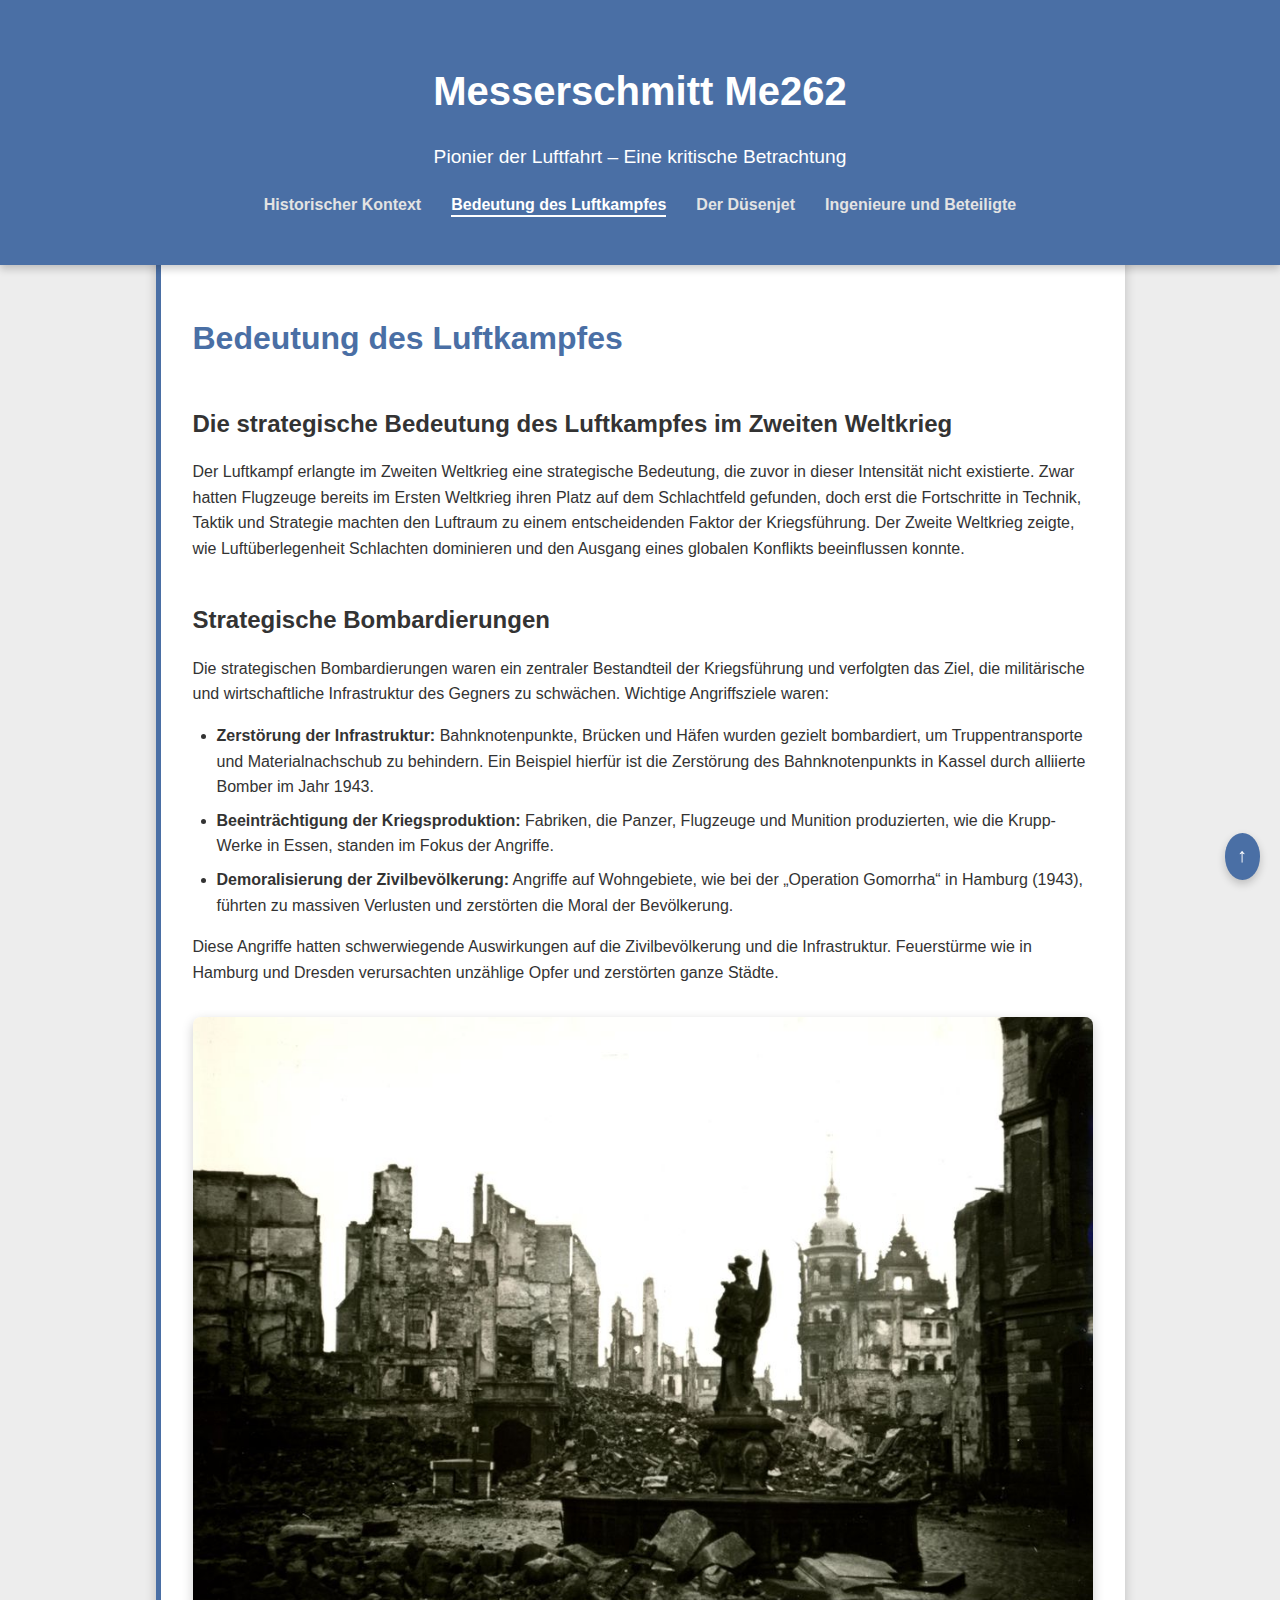
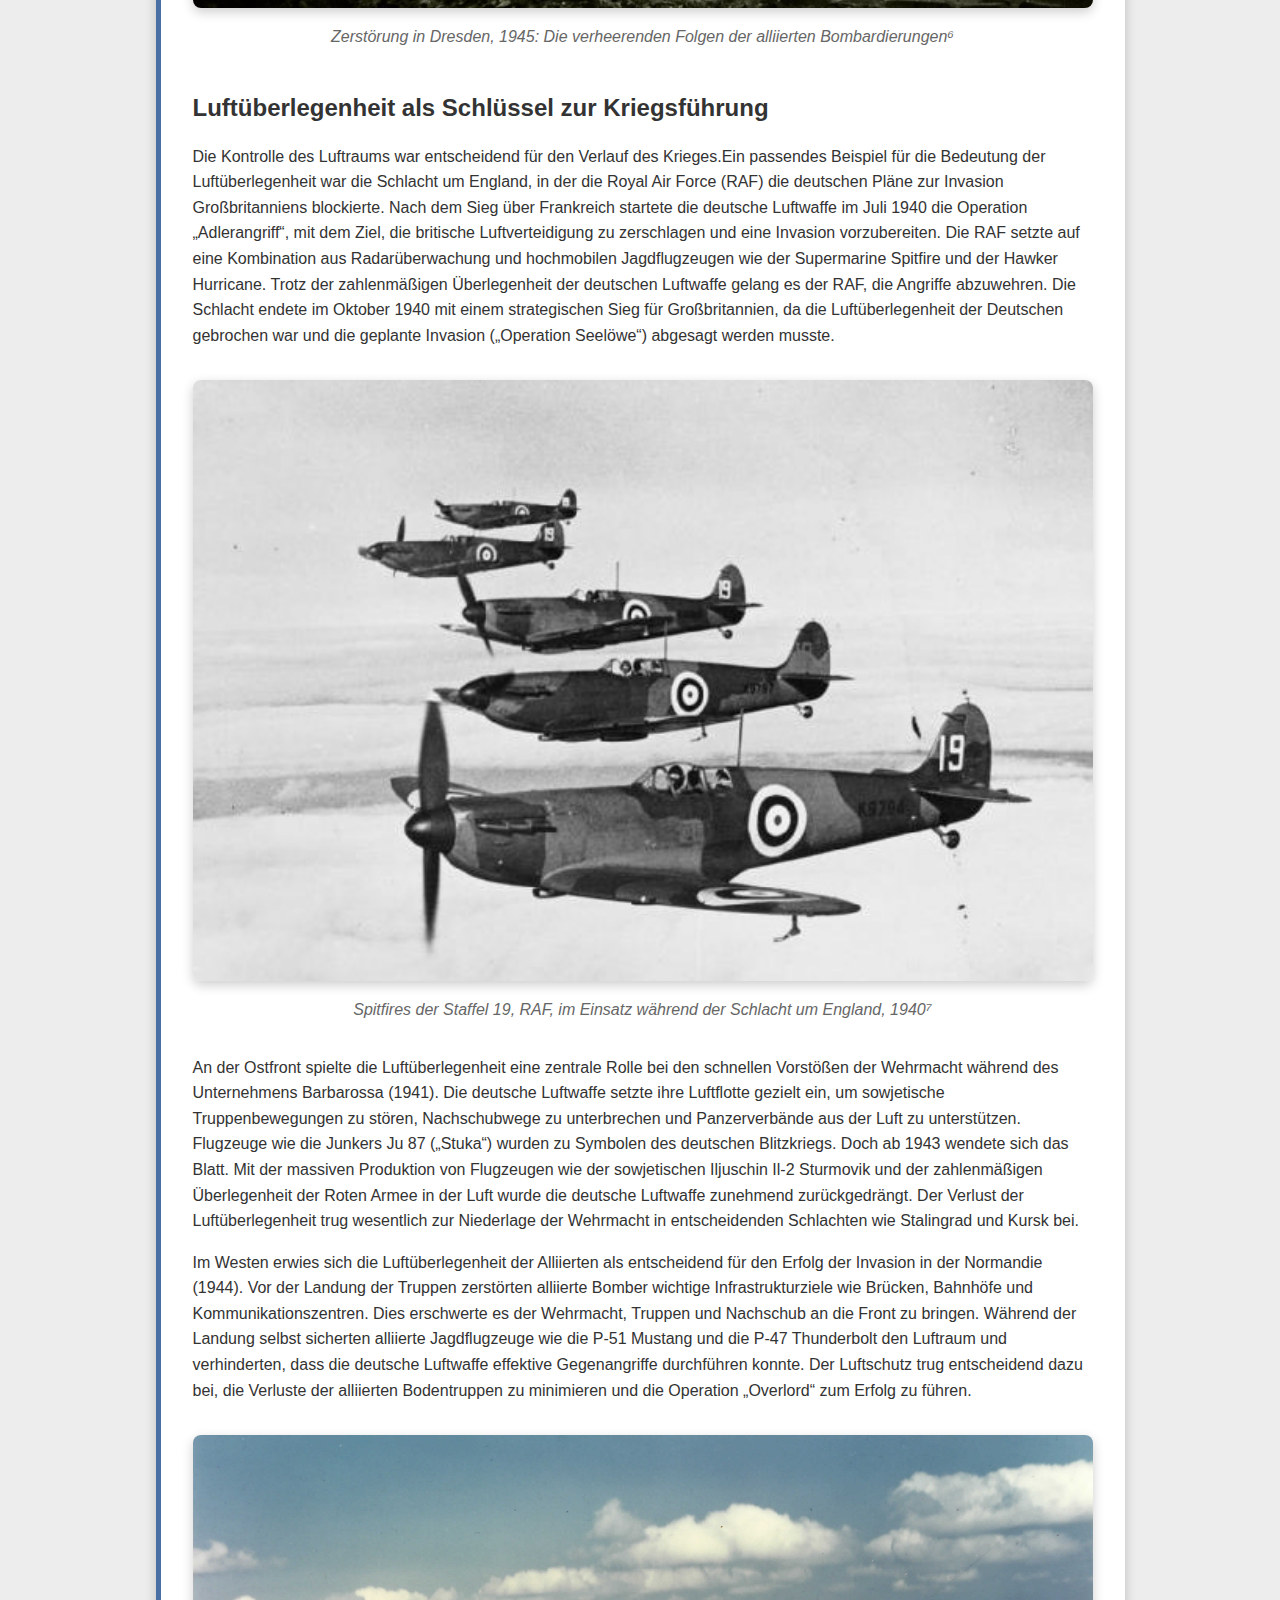
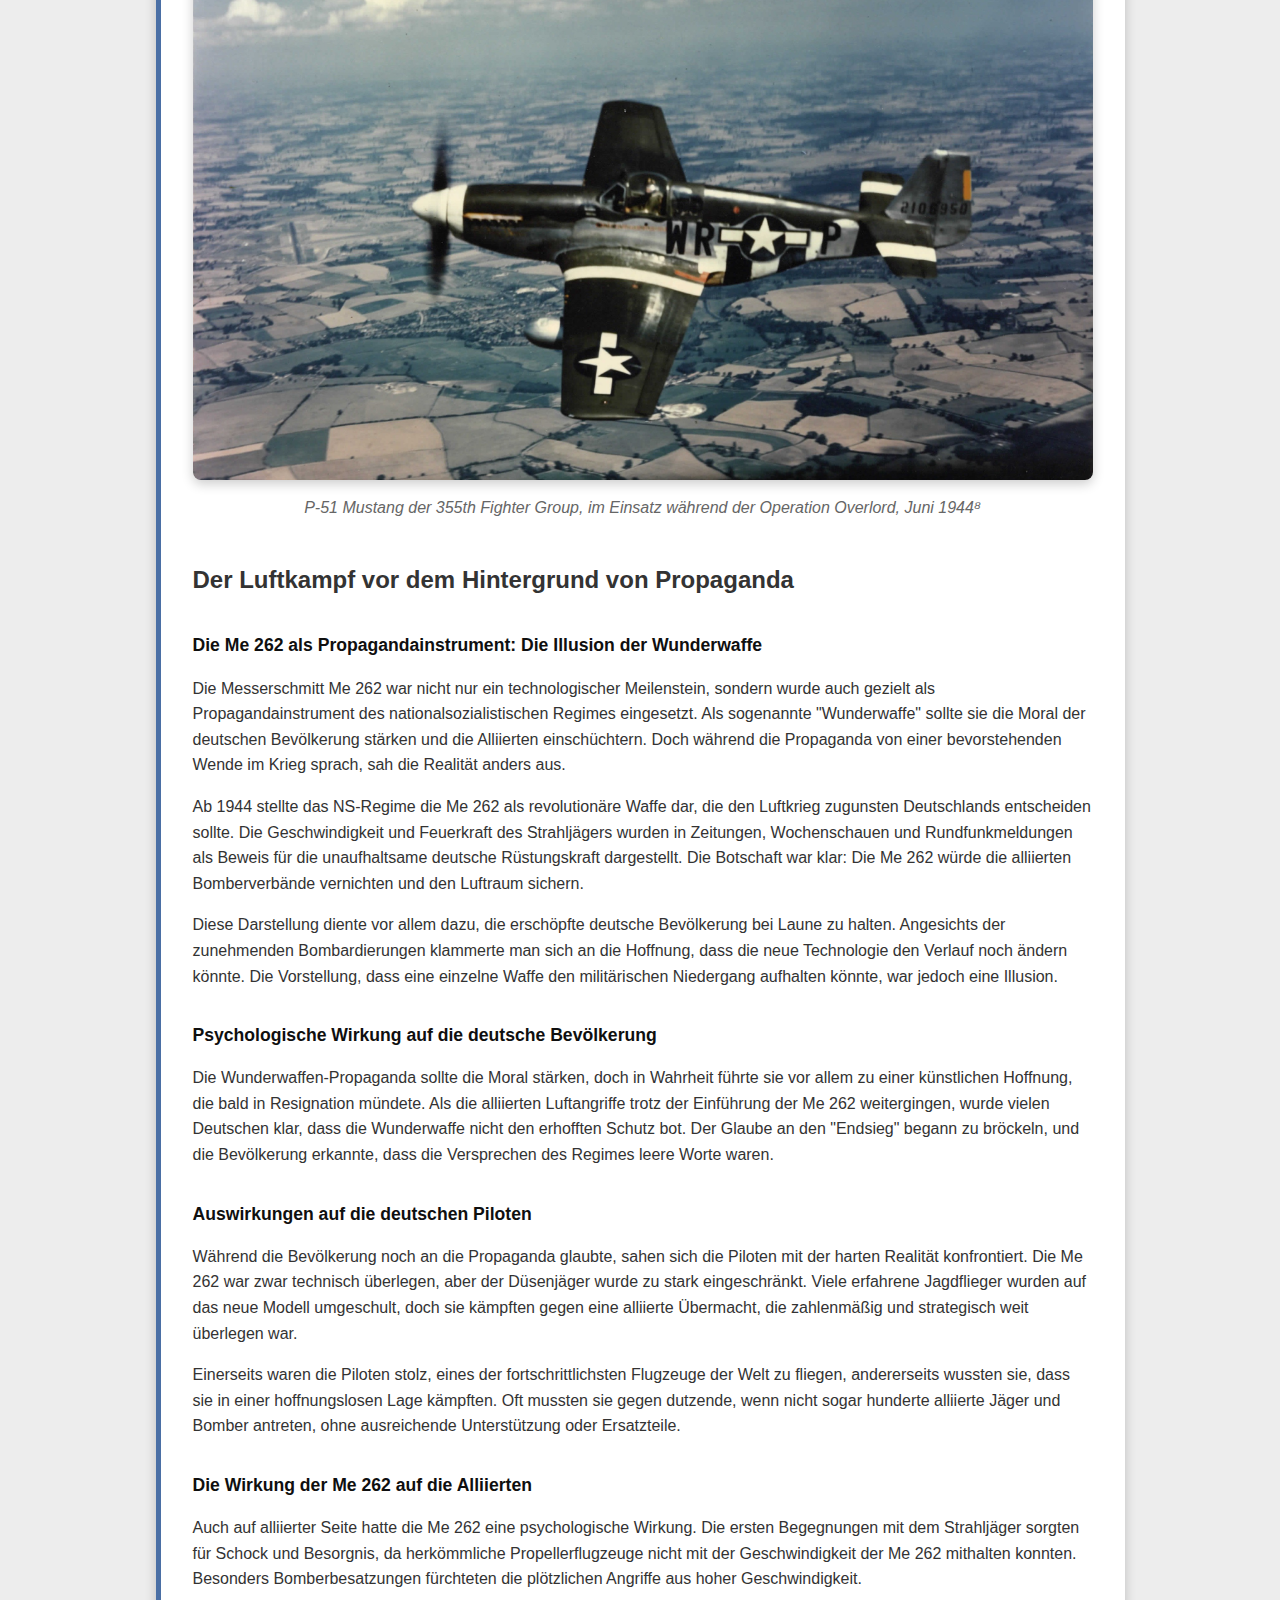
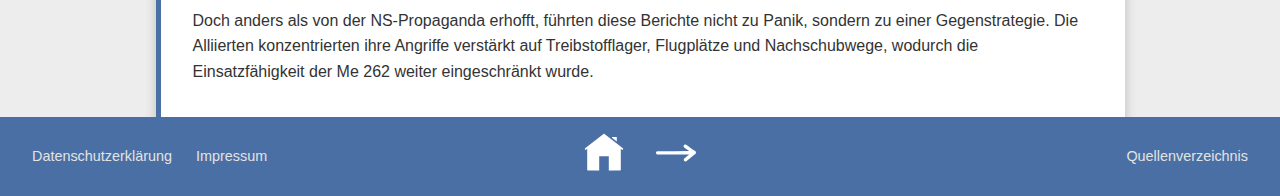
<file: unterseiten/luftkampf.html>
<!DOCTYPE html>
<html lang="de">
<head>
    <meta charset="UTF-8">
    <meta name="viewport" content="width=device-width, initial-scale=1.0">
    <title>Bedeutung des Luftkampfes - Messerschmitt Me262</title>
    <link rel="stylesheet" href="../css/style.css">
    <link rel="stylesheet" href="../css/luftkampf.css">
</head>
<body id="luftkampf">
    <!-- Header mit Navigation -->
    <header>
        <h1><a href="../index.html">Messerschmitt Me262</a></h1>
        <p>Pionier der Luftfahrt – Eine kritische Betrachtung</p>
        <nav>
            <ul>
                <li><a href="historischer-kontext.html">Historischer Kontext</a></li>
                <li><a href="luftkampf.html" class="active">Bedeutung des Luftkampfes</a></li>
                <li class="dropdown">
                    <a href="dusenjet.html">Der Düsenjet</a>
                    <ul class="dropdown-content">
                        <li><a href="entwicklung.html">Entwicklung</a></li>
                        <li><a href="technik.html">Technologie</a></li>
                        <li><a href="einsatz.html">Einsatzstrategien</a></li>
                        <li><a href="vermächtnis.html">Vermächtnis</a></li>
                    </ul>
                </li>
                <li><a href="ingenieure.html">Ingenieure und Beteiligte</a></li>
            </ul>
        </nav>
    </header>
</body>
</html>

    <!-- Hauptinhalt -->
    <main>
        <section id="luftkampf-inhalt" class="farbiger-kasten">
            <h2>Bedeutung des Luftkampfes</h2>
            
            <h3>Die strategische Bedeutung des Luftkampfes im Zweiten Weltkrieg</h3>
            <p>Der Luftkampf erlangte im Zweiten Weltkrieg eine strategische Bedeutung, die zuvor in dieser Intensität nicht existierte. Zwar hatten Flugzeuge bereits im Ersten Weltkrieg ihren Platz auf dem Schlachtfeld gefunden, doch erst die Fortschritte in Technik, Taktik und Strategie machten den Luftraum zu einem entscheidenden Faktor der Kriegsführung. Der Zweite Weltkrieg zeigte, wie Luftüberlegenheit Schlachten dominieren und den Ausgang eines globalen Konflikts beeinflussen konnte.</p>

            <h3>Strategische Bombardierungen</h3>
            <p>Die strategischen Bombardierungen waren ein zentraler Bestandteil der Kriegsführung und verfolgten das Ziel, die militärische und wirtschaftliche Infrastruktur des Gegners zu schwächen. Wichtige Angriffsziele waren:</p>
            <ul>
                <li><strong>Zerstörung der Infrastruktur:</strong> Bahnknotenpunkte, Brücken und Häfen wurden gezielt bombardiert, um Truppentransporte und Materialnachschub zu behindern. Ein Beispiel hierfür ist die Zerstörung des Bahnknotenpunkts in Kassel durch alliierte Bomber im Jahr 1943.</li>
                <li><strong>Beeinträchtigung der Kriegsproduktion:</strong> Fabriken, die Panzer, Flugzeuge und Munition produzierten, wie die Krupp-Werke in Essen, standen im Fokus der Angriffe.</li>
                <li><strong>Demoralisierung der Zivilbevölkerung:</strong> Angriffe auf Wohngebiete, wie bei der „Operation Gomorrha“ in Hamburg (1943), führten zu massiven Verlusten und zerstörten die Moral der Bevölkerung.</li>
            </ul>
			<p>Diese Angriffe hatten schwerwiegende Auswirkungen auf die Zivilbevölkerung und die Infrastruktur. Feuerstürme wie in Hamburg und Dresden verursachten unzählige Opfer und zerstörten ganze Städte.</p>
            <div class="bild-container">
                <img src="../Bilder/dresden.jpg" alt="Zerstörung in Dresden, 1945">
                <p class="bild-beschreibung">Zerstörung in Dresden, 1945: Die verheerenden Folgen der alliierten Bombardierungen⁶</p>
            </div>

            <h3>Luftüberlegenheit als Schlüssel zur Kriegsführung</h3>
            <p>Die Kontrolle des Luftraums war entscheidend für den Verlauf des Krieges.Ein passendes Beispiel für die Bedeutung der Luftüberlegenheit war die Schlacht um England, in der die Royal Air Force (RAF) die deutschen Pläne zur Invasion Großbritanniens blockierte. Nach dem Sieg über Frankreich startete die deutsche Luftwaffe im Juli 1940 die Operation „Adlerangriff“, mit dem Ziel, die britische Luftverteidigung zu zerschlagen und eine Invasion vorzubereiten.

			   Die RAF setzte auf eine Kombination aus Radarüberwachung und hochmobilen Jagdflugzeugen wie der Supermarine Spitfire und der Hawker Hurricane. Trotz der zahlenmäßigen Überlegenheit der deutschen Luftwaffe gelang es der RAF, die Angriffe abzuwehren. Die Schlacht endete im Oktober 1940 mit einem strategischen Sieg für Großbritannien, da die Luftüberlegenheit der Deutschen gebrochen war und die geplante Invasion („Operation Seelöwe“) abgesagt werden musste.</p>
            <div class="bild-container">
                <img src="../Bilder/spitfire.jpg" alt="Spitfires der Staffel 19, RAF">
                <p class="bild-beschreibung">Spitfires der Staffel 19, RAF, im Einsatz während der Schlacht um England, 1940⁷</p>
            </div>
			<p>An der Ostfront spielte die Luftüberlegenheit eine zentrale Rolle bei den schnellen Vorstößen der Wehrmacht während des Unternehmens Barbarossa (1941). Die deutsche Luftwaffe setzte ihre Luftflotte gezielt ein, um sowjetische Truppenbewegungen zu stören, Nachschubwege zu unterbrechen und Panzerverbände aus der Luft zu unterstützen. Flugzeuge wie die Junkers Ju 87 („Stuka“) wurden zu Symbolen des deutschen Blitzkriegs.
	
				Doch ab 1943 wendete sich das Blatt. Mit der massiven Produktion von Flugzeugen wie der sowjetischen Iljuschin Il-2 Sturmovik und der zahlenmäßigen Überlegenheit der Roten Armee in der Luft wurde die deutsche Luftwaffe zunehmend zurückgedrängt. Der Verlust der Luftüberlegenheit trug wesentlich zur Niederlage der Wehrmacht in entscheidenden Schlachten wie Stalingrad und Kursk bei.

				<p>Im Westen erwies sich die Luftüberlegenheit der Alliierten als entscheidend für den Erfolg der Invasion in der Normandie (1944). Vor der Landung der Truppen zerstörten alliierte Bomber wichtige Infrastrukturziele wie Brücken, Bahnhöfe und Kommunikationszentren. Dies erschwerte es der Wehrmacht, Truppen und Nachschub an die Front zu bringen.

				Während der Landung selbst sicherten alliierte Jagdflugzeuge wie die P-51 Mustang und die P-47 Thunderbolt den Luftraum und verhinderten, dass die deutsche Luftwaffe effektive Gegenangriffe durchführen konnte. Der Luftschutz trug entscheidend dazu bei, die Verluste der alliierten Bodentruppen zu minimieren und die Operation „Overlord“ zum Erfolg zu führen.</p>
            <div class="bild-container">
                <img src="../Bilder/p51.jpeg" alt="P-51 Mustang der 355th Fighter Group">
                <p class="bild-beschreibung">P-51 Mustang der 355th Fighter Group, im Einsatz während der Operation Overlord, Juni 1944⁸ </p>
            </div>
			
			<h3>Der Luftkampf vor dem Hintergrund von Propaganda</h3>
			<h4>Die Me 262 als Propagandainstrument: Die Illusion der Wunderwaffe </h4>
			<p>	Die Messerschmitt Me 262 war nicht nur ein technologischer Meilenstein, sondern wurde auch gezielt als Propagandainstrument des nationalsozialistischen Regimes eingesetzt. Als sogenannte "Wunderwaffe" sollte sie die Moral der deutschen Bevölkerung stärken und die Alliierten einschüchtern. Doch während die Propaganda von einer bevorstehenden Wende im Krieg sprach, sah die Realität anders aus.</p>
			<p>Ab 1944 stellte das NS-Regime die Me 262 als revolutionäre Waffe dar, die den Luftkrieg zugunsten Deutschlands entscheiden sollte. Die Geschwindigkeit und Feuerkraft des Strahljägers wurden in Zeitungen, Wochenschauen und Rundfunkmeldungen als Beweis für die unaufhaltsame deutsche Rüstungskraft dargestellt. Die Botschaft war klar: Die Me 262 würde die alliierten Bomberverbände vernichten und den Luftraum sichern.</p>

			<p>	Diese Darstellung diente vor allem dazu, die erschöpfte deutsche Bevölkerung bei Laune zu halten. Angesichts der zunehmenden Bombardierungen klammerte man sich an die Hoffnung, dass die neue Technologie den Verlauf noch ändern könnte. Die Vorstellung, dass eine einzelne Waffe den militärischen Niedergang aufhalten könnte, war jedoch eine Illusion.</p>

			<h4>Psychologische Wirkung auf die deutsche Bevölkerung</h4>
			<p>	Die Wunderwaffen-Propaganda sollte die Moral stärken, doch in Wahrheit führte sie vor allem zu einer künstlichen Hoffnung, die bald in Resignation mündete. Als die alliierten Luftangriffe trotz der Einführung der Me 262 weitergingen, wurde vielen Deutschen klar, dass die Wunderwaffe nicht den erhofften Schutz bot. Der Glaube an den "Endsieg" begann zu bröckeln, und die Bevölkerung erkannte, dass die Versprechen des Regimes leere Worte waren.</p>

			<h4>Auswirkungen auf die deutschen Piloten</h4>
			<p>	Während die Bevölkerung noch an die Propaganda glaubte, sahen sich die Piloten mit der harten Realität konfrontiert. Die Me 262 war zwar technisch überlegen, aber der Düsenjäger wurde zu stark eingeschränkt. Viele erfahrene Jagdflieger wurden auf das neue Modell umgeschult, doch sie kämpften gegen eine alliierte Übermacht, die zahlenmäßig und strategisch weit überlegen war.</p>

			<p>	Einerseits waren die Piloten stolz, eines der fortschrittlichsten Flugzeuge der Welt zu fliegen, andererseits wussten sie, dass sie in einer hoffnungslosen Lage kämpften. Oft mussten sie gegen dutzende, wenn nicht sogar hunderte alliierte Jäger und Bomber antreten, ohne ausreichende Unterstützung oder Ersatzteile.</p>

			<h4>Die Wirkung der Me 262 auf die Alliierten</h4>
			<p>	Auch auf alliierter Seite hatte die Me 262 eine psychologische Wirkung. Die ersten Begegnungen mit dem Strahljäger sorgten für Schock und Besorgnis, da herkömmliche Propellerflugzeuge nicht mit der Geschwindigkeit der Me 262 mithalten konnten. Besonders Bomberbesatzungen fürchteten die plötzlichen Angriffe aus hoher Geschwindigkeit.</p>

			<p>	Doch anders als von der NS-Propaganda erhofft, führten diese Berichte nicht zu Panik, sondern zu einer Gegenstrategie. Die Alliierten konzentrierten ihre Angriffe verstärkt auf Treibstofflager, Flugplätze und Nachschubwege, wodurch die Einsatzfähigkeit der Me 262 weiter eingeschränkt wurde.</p>
			
    </main>

<!-- Footer -->
<footer>
  <div class="footer-text">
    <ul>
      <li><a href="datenschutz.html">Datenschutzerklärung</a></li>
      <li><a href="impressum.html">Impressum</a></li>
    </ul>
  </div>
  <nav class="footer-navigation">
    <a href="../index.html" class="nav-button home" title="Zur Startseite">
      <img src="../Bilder/home.svg" alt="Startseite">
    </a>
    <a href="dusenjet.html" class="nav-button next" title="Weiter zur nächsten Seite">
      <img src="../Bilder/next.svg" alt="Weiter">
    </a>
  </nav>
  <div class="footer-right">
    <a href="quellenverzeichnis.html">Quellenverzeichnis</a>
  </div>
</footer>

    <!-- Zurück-zum-Anfang-Button -->
    <a href="#luftkampf" id="top-button" title="Zurück zum Anfang">↑</a>
</body>
</html>
</file>
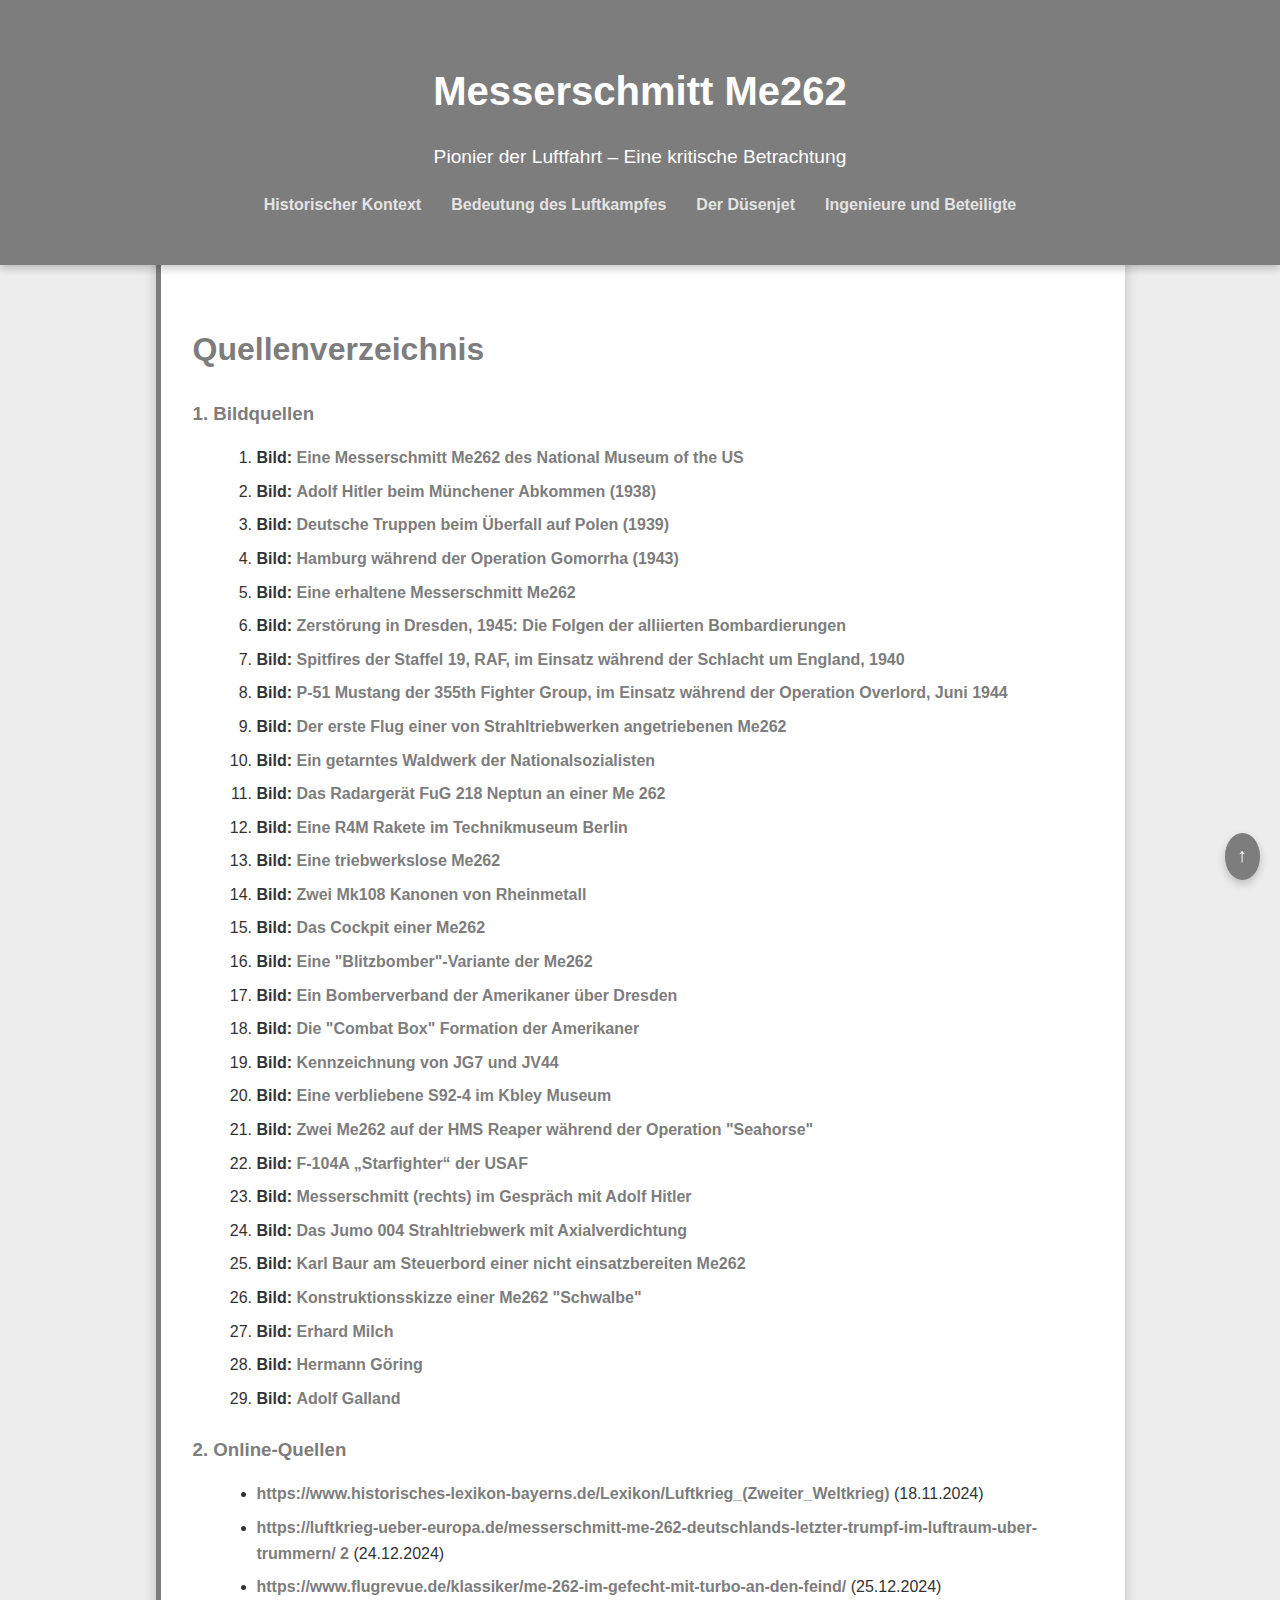
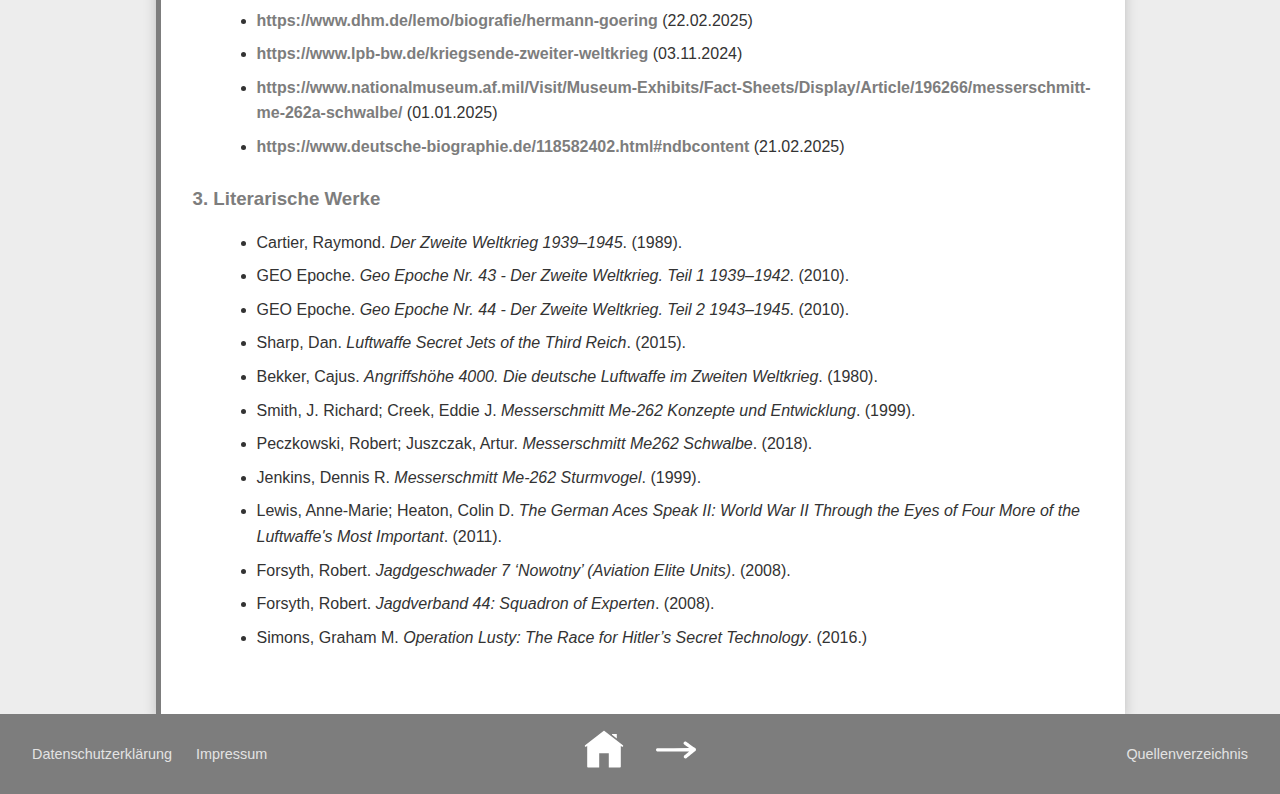
<file: unterseiten/quellenverzeichnis.html>
<!DOCTYPE html>
<html lang="de">
<head>
    <meta charset="UTF-8">
    <meta name="viewport" content="width=device-width, initial-scale=1.0">
    <title>Quellenverzeichnis | Messerschmitt Me262</title>
    <link rel="stylesheet" href="../css/quellenverzeichnis.css"> <!-- Verwende das gleiche CSS wie bei der Datenschutzseite -->
</head>
<body id="quellenverzeichnis">
    <!-- Header mit Navigation -->
    <header>
        <h1><a href="../index.html">Messerschmitt Me262</a></h1>
        <p>Pionier der Luftfahrt – Eine kritische Betrachtung</p>
        <nav>
            <ul>
                <li><a href="historischer-kontext.html">Historischer Kontext</a></li>
                <li><a href="luftkampf.html">Bedeutung des Luftkampfes</a></li>
                <li class="dropdown">
                    <a href="dusenjet.html">Der Düsenjet</a>
                    <ul class="dropdown-content">
                        <li><a href="entwicklung.html">Entwicklung</a></li>
                        <li><a href="technik.html">Technologie</a></li>
                        <li><a href="einsatz.html">Einsatzstrategien</a></li>
                        <li><a href="vermaechtnis.html">Vermächtnis</a></li>
                    </ul>
                </li>
                <li><a href="ingenieure.html">Ingenieure und Beteiligte</a></li>
            </ul>
        </nav>
    </header>

    <!-- Hauptinhalt -->
    <main>
        <section id="quellenverzeichnis-inhalt" class="container">
            <h2>Quellenverzeichnis</h2>

            <!-- Bildquellen -->
            <h3>1. Bildquellen</h3>
            <ol>
                <li><strong>Bild:</strong>  <a href="https://en.wikipedia.org/wiki/Messerschmitt_Me_262#/media/File:Messerschmitt_Me_262A_at_the_National_Museum_of_the_USAF.jpg" target="_blank">Eine Messerschmitt Me262 des National Museum of the US</a></li>
                <li><strong>Bild:</strong> <a href="https://www.bpb.de/kurz-knapp/hintergrund-aktuell/276472/das-muenchener-abkommen-von-1938-der-gescheiterte-versuch-hitler-zu-beschwichtigen/" target="_blank">Adolf Hitler beim Münchener Abkommen (1938)</a></li>
                <li><strong>Bild:</strong> <a href="https://www.lpb-bw.de/beginn-zweiter-weltkrieg" target="_blank">Deutsche Truppen beim Überfall auf Polen (1939)</a></li>
                <li><strong>Bild:</strong> <a href="https://www.nationalgeographic.de/geschichte-und-kultur/2021/07/operation-gomorrha-feuersturm-auf-hamburg" target="_blank">Hamburg während der Operation Gomorrha (1943)</a></li>
                <li><strong>Bild:</strong> <a href="https://www.flugzeug-lexikon.de/US_Air_Force/Zweiter_Weltkrieg/Messerschmitt_Me_262A_Schwalbe/messerschmitt_me_262a_schwalbe.html" target="_blank">Eine erhaltene Messerschmitt Me262</a></li>
                <li><strong>Bild:</strong> <a href="https://www.dhm.de/lemo/kapitel/zweiter-weltkrieg/kriegsverlauf/dresden#" target="_blank">Zerstörung in Dresden, 1945: Die Folgen der alliierten Bombardierungen</a></li>
                <li><strong>Bild:</strong> <a href="https://de.wikipedia.org/wiki/Luftschlacht_um_England" target="_blank">Spitfires der Staffel 19, RAF, im Einsatz während der Schlacht um England, 1940</a></li>
                <li><strong>Bild:</strong> <a href="https://www.dm.af.mil/Media/Article-View/Article/3053930/d-day-codename-operation-overlord/" target="_blank">P-51 Mustang der 355th Fighter Group, im Einsatz während der Operation Overlord, Juni 1944</a></li>
                <li><strong>Bild:</strong> <a href="https://www.weltkrieg2.de/me-262/" target="_blank">Der erste Flug einer von Strahltriebwerken angetriebenen Me262</a></li>
                <li><strong>Bild:</strong> <a href="http://me262.x19world.de/index.php?go=waldwerke" target="_blank">Ein getarntes Waldwerk der Nationalsozialisten</a></li>
                <li><strong>Bild:</strong> <a href="https://de.wikipedia.org/wiki/Neptun_%28Radar%29#/media/Datei:Me262_night_fighter01.jpg" target="_blank">Das Radargerät FuG 218 Neptun an einer Me 262</a></li>
                <li><strong>Bild:</strong> <a href="https://de.wikipedia.org/wiki/R4M#/media/Datei:R4M.jpg" target="_blank">Eine R4M Rakete im Technikmuseum Berlin</a></li>
                <li><strong>Bild:</strong> <a href="https://www.defensemedianetwork.com/stories/the-messerschmitt-me-262-jet-fighter/" target="_blank">Eine triebwerkslose Me262</a></li>
                <li><strong>Bild:</strong> <a href="https://de.wikipedia.org/wiki/MK_108#/media/Datei:Rheinmetall-Borsig_Machine_Guns_(10630051373).jpg" target="_blank">Zwei Mk108 Kanonen von Rheinmetall</a></li>
                <li><strong>Bild:</strong> <a href="https://www.flugzeug-lexikon.de/ILA_2006/Historische_Flugzeuge/Messerschmitt_Me-262/Me-262_Cockpit/me-262_cockpit.html" target="_blank">Das Cockpit einer Me262</a></li>
                <li><strong>Bild:</strong> <a href="https://www.flugrevue.de/klassiker/im-detail-messerschmitt-me-262/" target="_blank">Eine "Blitzbomber"-Variante der Me262</a></li>
                <li><strong>Bild:</strong> <a href="https://www.tag24.de/dresden/nacht-dresden-unterging-vor-75-jahren-brachten-bomberwellen-tod-und-verderben-13-februar-1945-gedenken-1386298" target="_blank">Ein Bomberverband der Amerikaner über Dresden</a></li>
                <li><strong>Bild:</strong> <a href="https://veteransbreakfastclub.org/anatomy-of-a-b-17-eighth-air-force-bombing-mission/" target="_blank">Die "Combat Box" Formation der Amerikaner</a></li>
                <li><strong>Bild:</strong> <a href="https://de.wikipedia.org/wiki/Jagdgeschwader_7" target="_blank">Kennzeichnung von JG7 und JV44</a></li>
                <li><strong>Bild:</strong> <a href="https://de.wikipedia.org/wiki/Avia_S-92#/media/Datei:Avia_S-92_V-34_(8239000570).jpg" target="_blank">Eine verbliebene S92-4 im Kbley Museum</a></li>
                <li><strong>Bild:</strong> <a href="https://www.royalnavyresearcharchive.org.uk/ESCORT/REAPER.htm" target="_blank">Zwei Me262 auf der HMS Reaper während der Operation "Seahorse"</a></li>
                <li><strong>Bild:</strong> <a href="https://de.wikipedia.org/wiki/Lockheed_F-104" target="_blank">F-104A „Starfighter“ der USAF</a></li>
                <li><strong>Bild:</strong> <a href="https://www.regensburg-digital.de/messerschmitt-und-regensburg-2/28102015/" target="_blank">Messerschmitt (rechts) im Gespräch mit Adolf Hitler</a></li>
                <li><strong>Bild:</strong> <a href="https://www.flugzeug-lexikon.de/Triebwerke_und_Flugzeugmotore/Jumo_004_B-1/jumo_004_b-1.html" target="_blank">Das Jumo 004 Strahltriebwerk mit Axialverdichtung</a></li>
                <li><strong>Bild:</strong> <a href="https://de.pinterest.com/pin/322851867022411323/" target="_blank">Karl Baur am Steuerbord einer nicht einsatzbereiten Me262</a></li>
                <li><strong>Bild:</strong> <a href="http://www.spurensuche-owl.de/front_content.php?idcat=61&lang=1" target="_blank">Konstruktionsskizze einer Me262 "Schwalbe"</a></li>
                <li><strong>Bild:</strong> <a href="https://de.wikipedia.org/wiki/Erhard_Milch" target="_blank">Erhard Milch</a></li>
                <li><strong>Bild:</strong> <a href="https://de.wikipedia.org/wiki/Datei:Hermann_Göring_-_Röhr.jpg" target="_blank">Hermann Göring</a></li>
                <li><strong>Bild:</strong> <a href="https://de.wikipedia.org/wiki/Adolf_Galland" target="_blank">Adolf Galland</a></li>
            </ol>
			
			
            <!-- Online-Quellen -->
            <h3>2. Online-Quellen</h3>
            <ul>
                <li><a href="https://www.historisches-lexikon-bayerns.de/Lexikon/Luftkrieg_(Zweiter_Weltkrieg)" target="_blank">https://www.historisches-lexikon-bayerns.de/Lexikon/Luftkrieg_(Zweiter_Weltkrieg)</a> (18.11.2024)</li>
                <li><a href="https://luftkrieg-ueber-europa.de/messerschmitt-me-262-deutschlands-letzter-trumpf-im-luftraum-uber-trummern/" target="_blank">https://luftkrieg-ueber-europa.de/messerschmitt-me-262-deutschlands-letzter-trumpf-im-luftraum-uber-trummern/ 2</a> (24.12.2024)</li>
                <li><a href="https://www.flugrevue.de/klassiker/me-262-im-gefecht-mit-turbo-an-den-feind/" target="_blank">https://www.flugrevue.de/klassiker/me-262-im-gefecht-mit-turbo-an-den-feind/</a> (25.12.2024)</li>
                <li><a href="https://www.dhm.de/lemo/biografie/hermann-goering" target="_blank">https://www.dhm.de/lemo/biografie/hermann-goering</a> (22.02.2025)</li>
		    <li><a href="https://www.lpb-bw.de/kriegsende-zweiter-weltkrieg" target="_blank">https://www.lpb-bw.de/kriegsende-zweiter-weltkrieg</a> (03.11.2024)</li>
                <li><a href="https://www.nationalmuseum.af.mil/Visit/Museum-Exhibits/Fact-Sheets/Display/Article/196266/messerschmitt-me-262a-schwalbe/" target="_blank">https://www.nationalmuseum.af.mil/Visit/Museum-Exhibits/Fact-Sheets/Display/Article/196266/messerschmitt-me-262a-schwalbe/</a> (01.01.2025)</li>
                <li><a href="https://www.deutsche-biographie.de/118582402.html#ndbcontent" target="_blank">https://www.deutsche-biographie.de/118582402.html#ndbcontent</a> (21.02.2025)</li>
            </ul>

            <!-- Literarische Werke -->
            <h3>3. Literarische Werke</h3>
            <ul>
                <li>Cartier, Raymond. <em>Der Zweite Weltkrieg 1939–1945</em>. (1989).</li>
                <li>GEO Epoche. <em>Geo Epoche Nr. 43 - Der Zweite Weltkrieg. Teil 1 1939–1942</em>. (2010).</li>
                <li>GEO Epoche. <em>Geo Epoche Nr. 44 - Der Zweite Weltkrieg. Teil 2 1943–1945</em>. (2010).</li>
                <li>Sharp, Dan. <em>Luftwaffe Secret Jets of the Third Reich</em>. (2015).</li>
                <li>Bekker, Cajus. <em>Angriffshöhe 4000. Die deutsche Luftwaffe im Zweiten Weltkrieg</em>. (1980).</li>
                <li>Smith, J. Richard; Creek, Eddie J. <em>Messerschmitt Me-262 Konzepte und Entwicklung</em>. (1999).</li>
                <li>Peczkowski, Robert; Juszczak, Artur. <em>Messerschmitt Me262 Schwalbe</em>. (2018).</li>
                <li>Jenkins, Dennis R. <em>Messerschmitt Me-262 Sturmvogel</em>. (1999).</li>
                <li>Lewis, Anne-Marie; Heaton, Colin D. <em>The German Aces Speak II: World War II Through the Eyes of Four More of the Luftwaffe's Most Important</em>. (2011).</li>
                <li>Forsyth, Robert. <em>Jagdgeschwader 7 ‘Nowotny’ (Aviation Elite Units)</em>. (2008).</li>
                <li>Forsyth, Robert. <em>Jagdverband 44: Squadron of Experten</em>. (2008).</li>
                <li>Simons, Graham M. <em>Operation Lusty: The Race for Hitler’s Secret Technology</em>. (2016.)</li>
            </ul>
        </section>
    </main>

    <!-- Footer -->
    <footer>
        <div class="footer-text">
            <ul>
                <li><a href="datenschutz.html">Datenschutzerklärung</a></li>
                <li><a href="impressum.html">Impressum</a></li>
            </ul>
        </div>
        <nav class="footer-navigation">
            <a href="../index.html" class="nav-button home" title="Zur Startseite">
                <img src="../Bilder/home.svg" alt="Startseite">
            </a>
            <a href="impressum.html" class="nav-button next" title="Weiter zur nächsten Seite">
                <img src="../Bilder/next.svg" alt="Weiter">
            </a>
        </nav>
        <div class="footer-right">
            <a href="quellenverzeichnis.html">Quellenverzeichnis</a>
        </div>
    </footer>

    <!-- Zurück-zum-Anfang-Button -->
    <a href="#quellenverzeichnis" id="top-button" title="Zurück zum Anfang">↑</a>
</body>
</html>
</file>
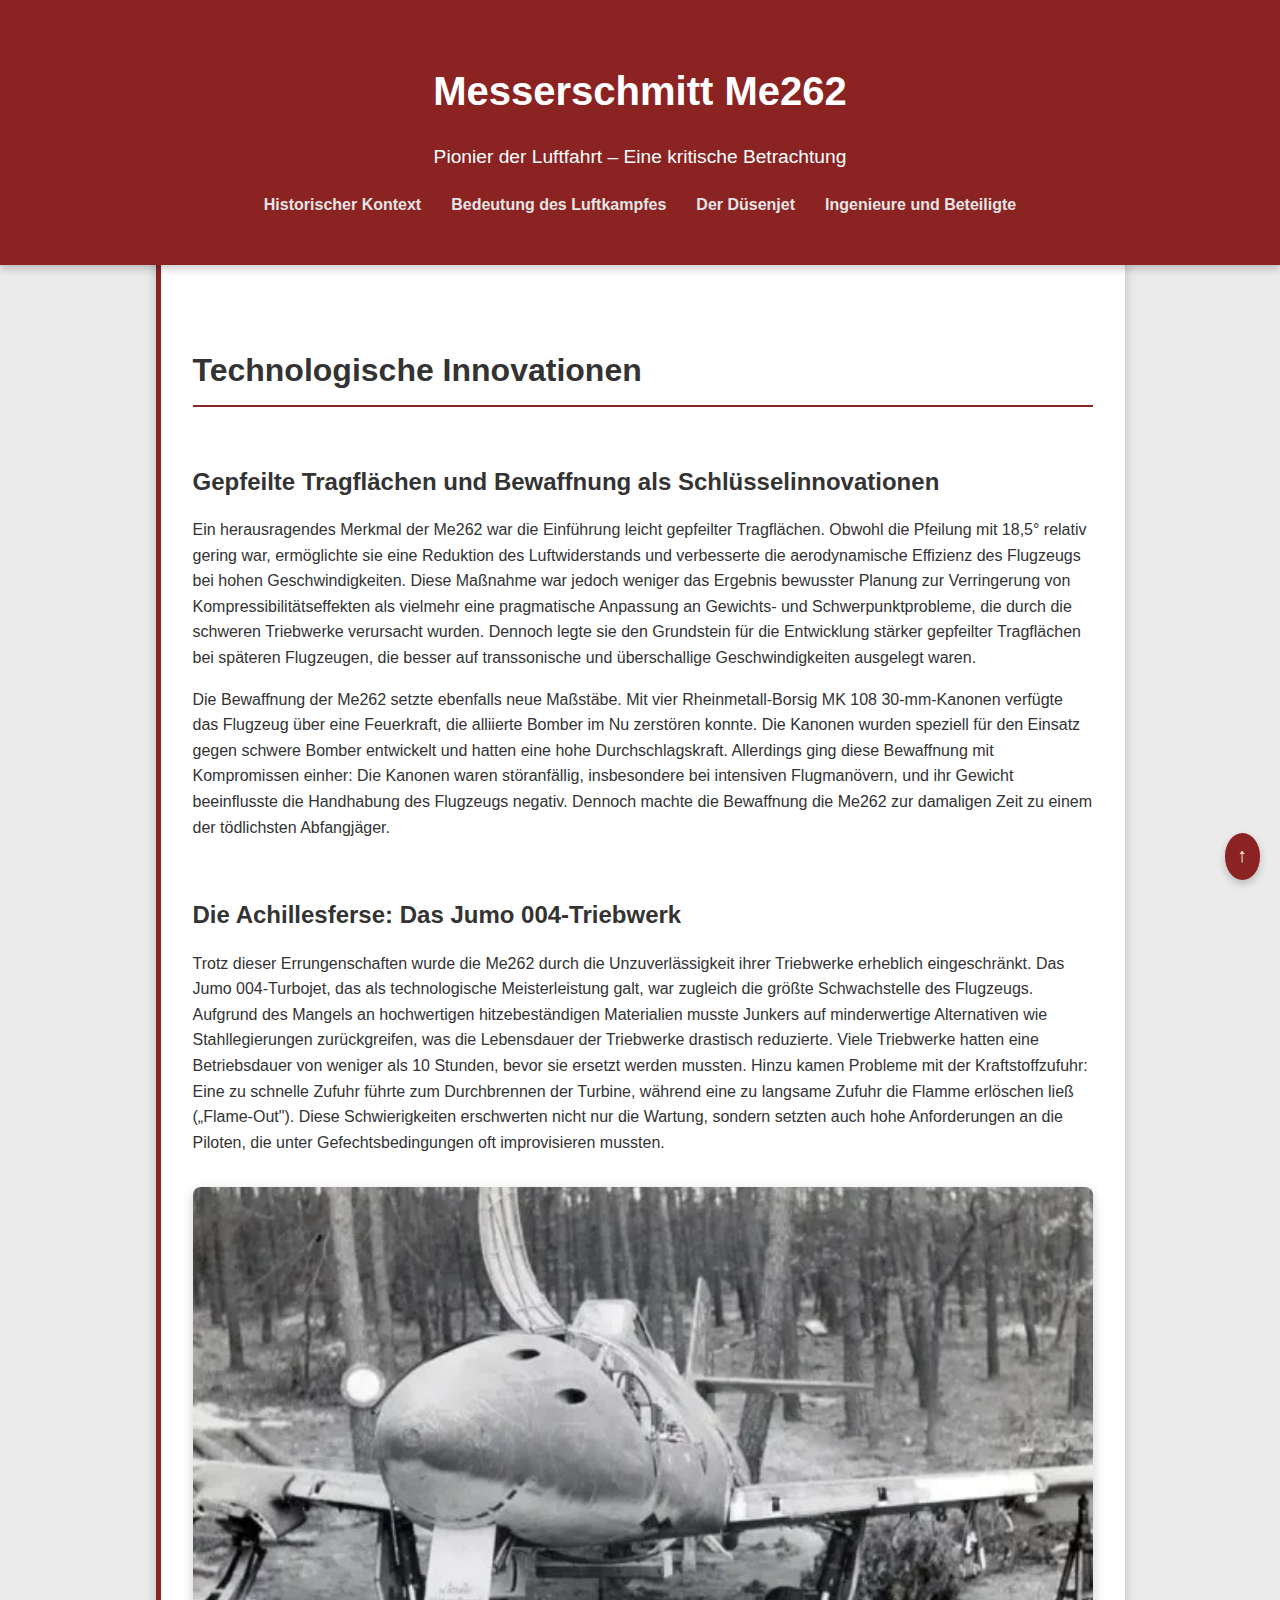
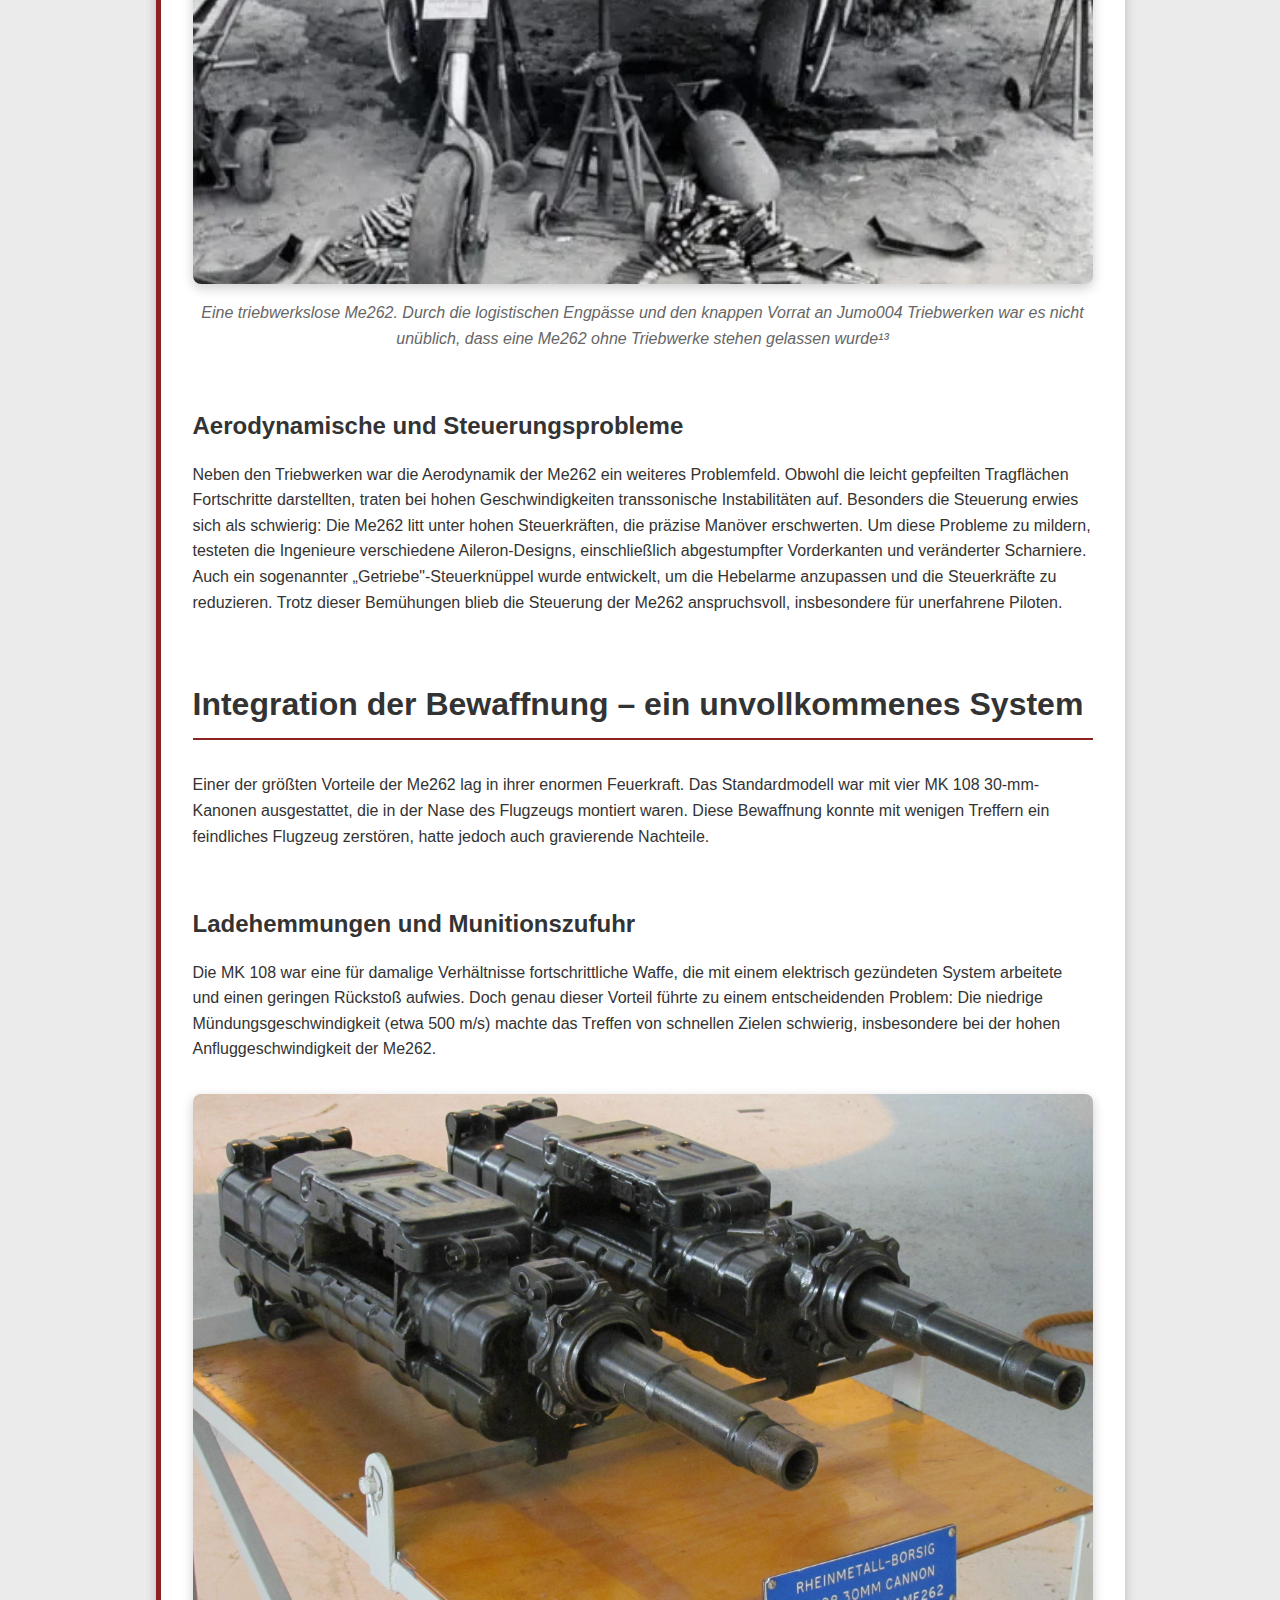
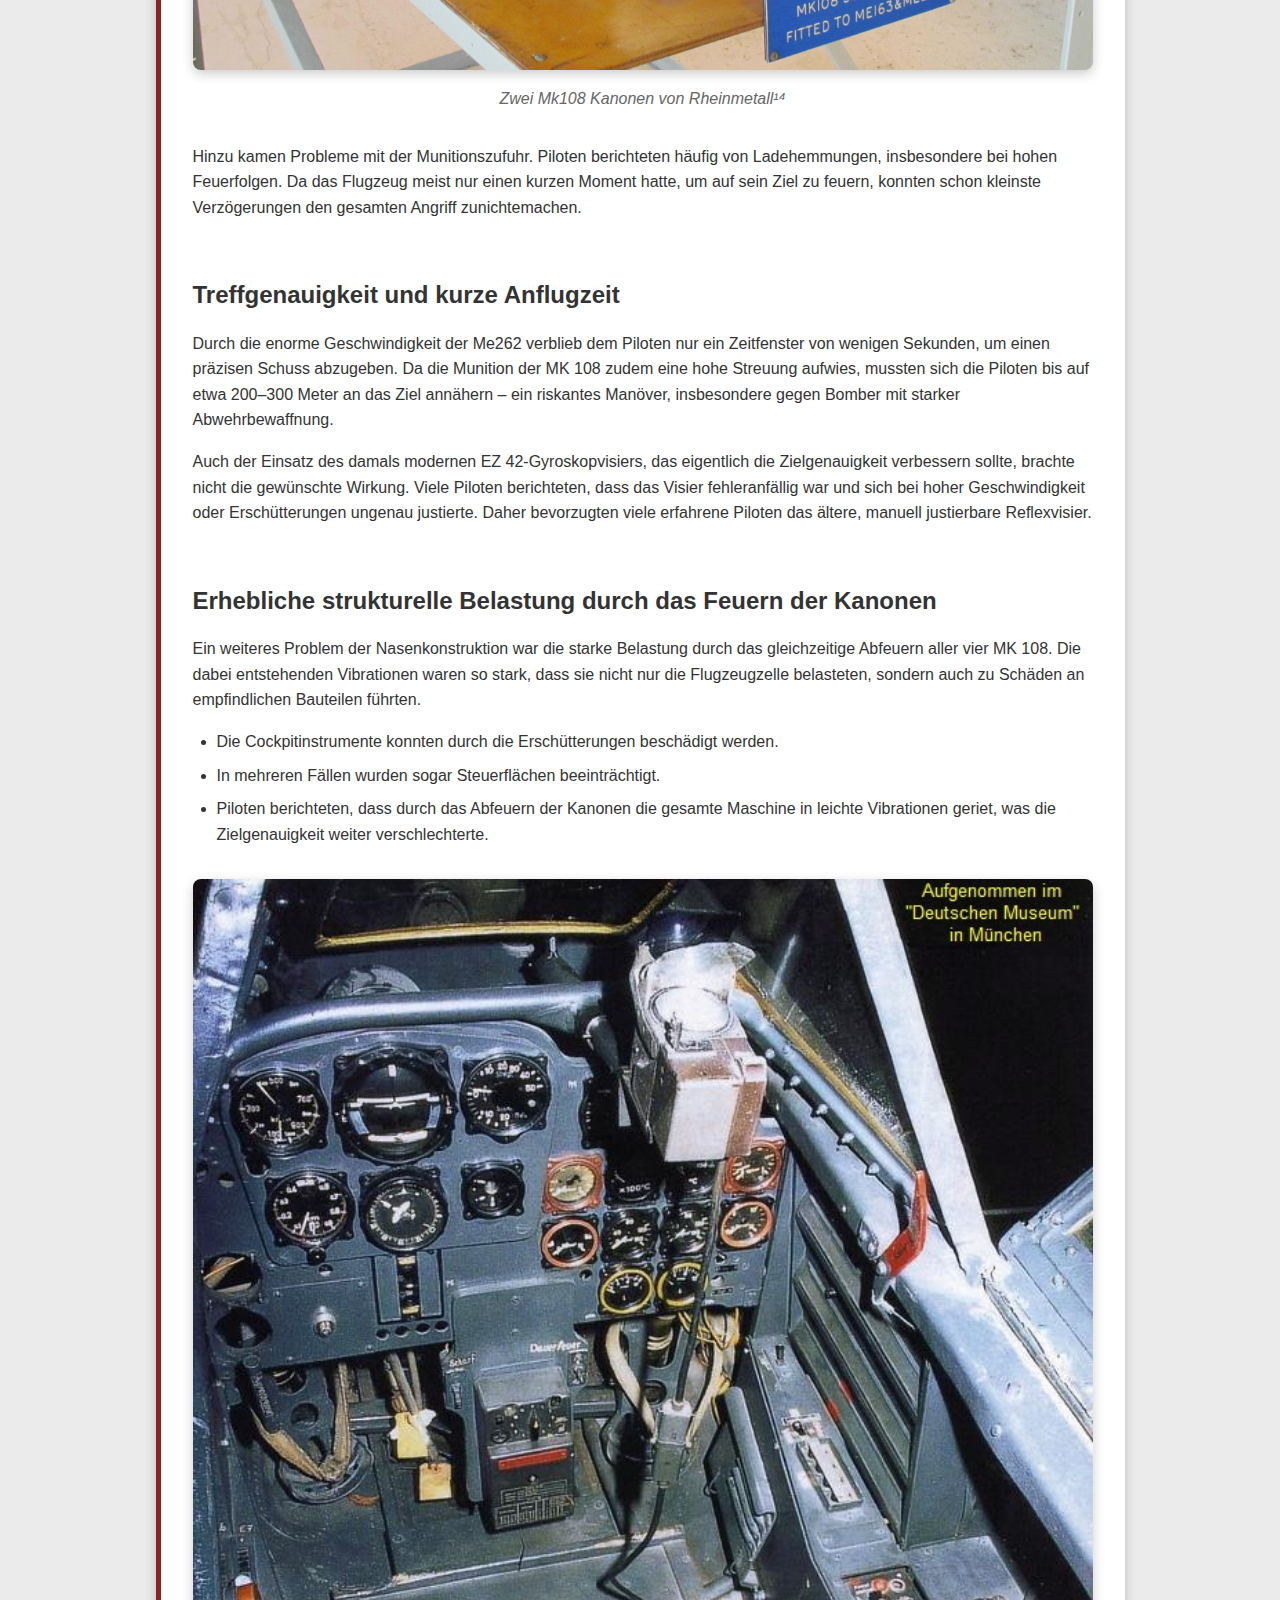
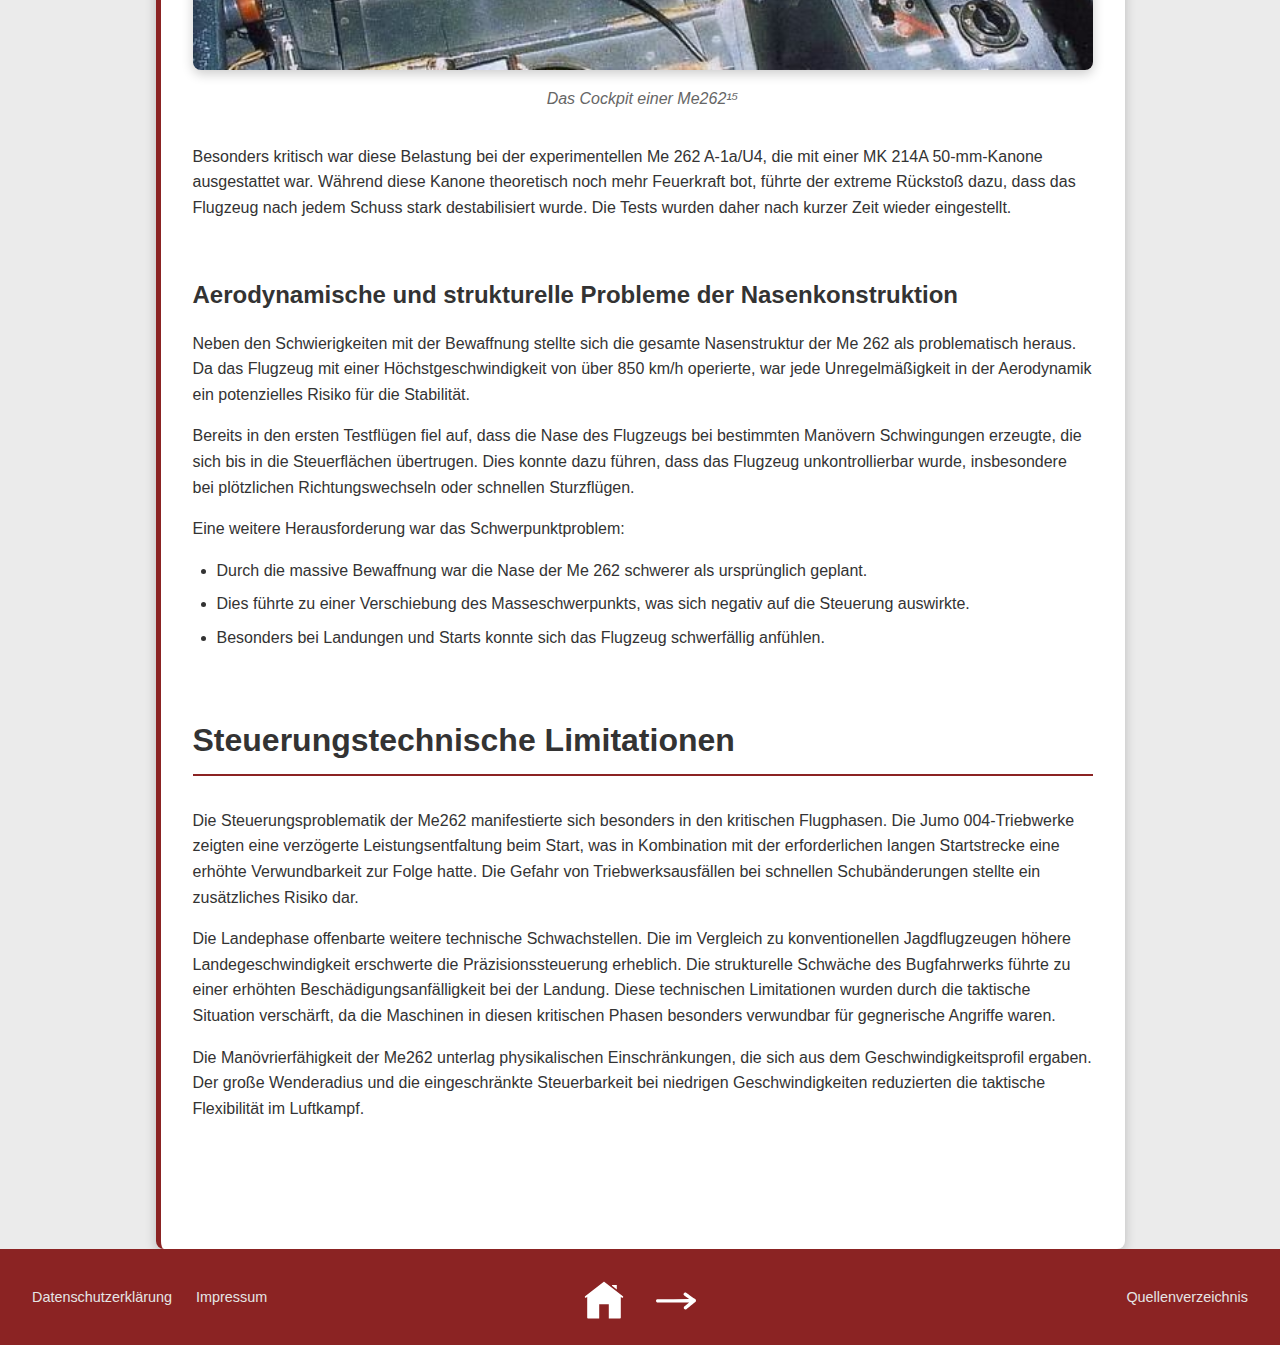
<file: unterseiten/technik.html>
<!DOCTYPE html>
<html lang="de">
<head>
    <meta charset="UTF-8">
    <meta name="viewport" content="width=device-width, initial-scale=1.0">
    <title>Düsenjet - Messerschmitt Me262</title>
    <link rel="stylesheet" href="../css/technik.css">
</head>
<body id="technik">
<!-- Header bleibt unverändert -->
<header>
    <h1><a href="../index.html">Messerschmitt Me262</a></h1>
    <p>Pionier der Luftfahrt – Eine kritische Betrachtung</p>
    <nav>
        <ul>
            <li><a href="historischer-kontext.html">Historischer Kontext</a></li>
            <li><a href="luftkampf.html">Bedeutung des Luftkampfes</a></li>
            <li class="dropdown">
                <a href="dusenjet.html">Der Düsenjet</a>
                <ul class="dropdown-content">
                    <li><a href="entwicklung.html">Entwicklung</a></li>
                    <li><a href="technik.html" class="active">Technologie</a></li>
                    <li><a href="einsatz.html">Einsatzstrategien</a></li>
                    <li><a href="vermächtnis.html">Vermächtnis</a></li>
                </ul>
            </li>
            <li><a href="ingenieure.html">Ingenieure und Beteiligte</a></li>
        </ul>
    </nav>
</header>

<!-- Hauptinhalt -->
<main>

    <!-- Technologische Innovationen und Probleme -->
    <article>
        <h3>Technologische Innovationen</h3>
        <h2>Gepfeilte Tragflächen und Bewaffnung als Schlüsselinnovationen</h2>
        <p>Ein herausragendes Merkmal der Me262 war die Einführung leicht gepfeilter Tragflächen. Obwohl die Pfeilung mit 18,5° relativ gering war, ermöglichte sie eine Reduktion des Luftwiderstands und verbesserte die aerodynamische Effizienz des Flugzeugs bei hohen Geschwindigkeiten. Diese Maßnahme war jedoch weniger das Ergebnis bewusster Planung zur Verringerung von Kompressibilitätseffekten als vielmehr eine pragmatische Anpassung an Gewichts- und Schwerpunktprobleme, die durch die schweren Triebwerke verursacht wurden. Dennoch legte sie den Grundstein für die Entwicklung stärker gepfeilter Tragflächen bei späteren Flugzeugen, die besser auf transsonische und überschallige Geschwindigkeiten ausgelegt waren.</p>

        <p>Die Bewaffnung der Me262 setzte ebenfalls neue Maßstäbe. Mit vier Rheinmetall-Borsig MK 108 30-mm-Kanonen verfügte das Flugzeug über eine Feuerkraft, die alliierte Bomber im Nu zerstören konnte. Die Kanonen wurden speziell für den Einsatz gegen schwere Bomber entwickelt und hatten eine hohe Durchschlagskraft. Allerdings ging diese Bewaffnung mit Kompromissen einher: Die Kanonen waren störanfällig, insbesondere bei intensiven Flugmanövern, und ihr Gewicht beeinflusste die Handhabung des Flugzeugs negativ. Dennoch machte die Bewaffnung die Me262 zur damaligen Zeit zu einem der tödlichsten Abfangjäger.</p>

        <h2>Die Achillesferse: Das Jumo 004-Triebwerk</h2>
        <p>Trotz dieser Errungenschaften wurde die Me262 durch die Unzuverlässigkeit ihrer Triebwerke erheblich eingeschränkt. Das Jumo 004-Turbojet, das als technologische Meisterleistung galt, war zugleich die größte Schwachstelle des Flugzeugs. Aufgrund des Mangels an hochwertigen hitzebeständigen Materialien musste Junkers auf minderwertige Alternativen wie Stahllegierungen zurückgreifen, was die Lebensdauer der Triebwerke drastisch reduzierte. Viele Triebwerke hatten eine Betriebsdauer von weniger als 10 Stunden, bevor sie ersetzt werden mussten. Hinzu kamen Probleme mit der Kraftstoffzufuhr: Eine zu schnelle Zufuhr führte zum Durchbrennen der Turbine, während eine zu langsame Zufuhr die Flamme erlöschen ließ („Flame-Out"). Diese Schwierigkeiten erschwerten nicht nur die Wartung, sondern setzten auch hohe Anforderungen an die Piloten, die unter Gefechtsbedingungen oft improvisieren mussten.</p>
		
            <div class="bild-container">
                <img src="../Bilder/engineless me262.jpg" alt="Triebwerkslose Me262">
                <p class="bild-beschreibung">Eine triebwerkslose Me262. Durch die logistischen Engpässe und den knappen Vorrat an Jumo004 Triebwerken war es nicht unüblich, dass eine Me262 ohne Triebwerke stehen gelassen wurde¹³</p>
            </div>

        <h2>Aerodynamische und Steuerungsprobleme</h2>
        <p>Neben den Triebwerken war die Aerodynamik der Me262 ein weiteres Problemfeld. Obwohl die leicht gepfeilten Tragflächen Fortschritte darstellten, traten bei hohen Geschwindigkeiten transsonische Instabilitäten auf. Besonders die Steuerung erwies sich als schwierig: Die Me262 litt unter hohen Steuerkräften, die präzise Manöver erschwerten. Um diese Probleme zu mildern, testeten die Ingenieure verschiedene Aileron-Designs, einschließlich abgestumpfter Vorderkanten und veränderter Scharniere. Auch ein sogenannter „Getriebe"-Steuerknüppel wurde entwickelt, um die Hebelarme anzupassen und die Steuerkräfte zu reduzieren. Trotz dieser Bemühungen blieb die Steuerung der Me262 anspruchsvoll, insbesondere für unerfahrene Piloten.</p>

        <h3>Integration der Bewaffnung – ein unvollkommenes System</h3>
        <p>Einer der größten Vorteile der Me262 lag in ihrer enormen Feuerkraft. Das Standardmodell war mit vier MK 108 30-mm-Kanonen ausgestattet, die in der Nase des Flugzeugs montiert waren. Diese Bewaffnung konnte mit wenigen Treffern ein feindliches Flugzeug zerstören, hatte jedoch auch gravierende Nachteile.</p>

        <h2>Ladehemmungen und Munitionszufuhr</h2>
        <p>Die MK 108 war eine für damalige Verhältnisse fortschrittliche Waffe, die mit einem elektrisch gezündeten System arbeitete und einen geringen Rückstoß aufwies. Doch genau dieser Vorteil führte zu einem entscheidenden Problem: Die niedrige Mündungsgeschwindigkeit (etwa 500 m/s) machte das Treffen von schnellen Zielen schwierig, insbesondere bei der hohen Anfluggeschwindigkeit der Me262.</p>
		
            <div class="bild-container">
                <img src="../Bilder/mk108.jpg" alt="Rheinmetall Borsig Kanonen">
                <p class="bild-beschreibung">Zwei Mk108 Kanonen von Rheinmetall¹⁴</p>
            </div>
			
        <p>Hinzu kamen Probleme mit der Munitionszufuhr. Piloten berichteten häufig von Ladehemmungen, insbesondere bei hohen Feuerfolgen. Da das Flugzeug meist nur einen kurzen Moment hatte, um auf sein Ziel zu feuern, konnten schon kleinste Verzögerungen den gesamten Angriff zunichtemachen.</p>

        <h2>Treffgenauigkeit und kurze Anflugzeit</h2>
        <p>Durch die enorme Geschwindigkeit der Me262 verblieb dem Piloten nur ein Zeitfenster von wenigen Sekunden, um einen präzisen Schuss abzugeben. Da die Munition der MK 108 zudem eine hohe Streuung aufwies, mussten sich die Piloten bis auf etwa 200–300 Meter an das Ziel annähern – ein riskantes Manöver, insbesondere gegen Bomber mit starker Abwehrbewaffnung.</p>

        <p>Auch der Einsatz des damals modernen EZ 42-Gyroskopvisiers, das eigentlich die Zielgenauigkeit verbessern sollte, brachte nicht die gewünschte Wirkung. Viele Piloten berichteten, dass das Visier fehleranfällig war und sich bei hoher Geschwindigkeit oder Erschütterungen ungenau justierte. Daher bevorzugten viele erfahrene Piloten das ältere, manuell justierbare Reflexvisier.</p>

        <h2>Erhebliche strukturelle Belastung durch das Feuern der Kanonen</h2>
        <p>Ein weiteres Problem der Nasenkonstruktion war die starke Belastung durch das gleichzeitige Abfeuern aller vier MK 108. Die dabei entstehenden Vibrationen waren so stark, dass sie nicht nur die Flugzeugzelle belasteten, sondern auch zu Schäden an empfindlichen Bauteilen führten.</p>
        <ul>
            <li>Die Cockpitinstrumente konnten durch die Erschütterungen beschädigt werden.</li>
            <li>In mehreren Fällen wurden sogar Steuerflächen beeinträchtigt.</li>
            <li>Piloten berichteten, dass durch das Abfeuern der Kanonen die gesamte Maschine in leichte Vibrationen geriet, was die Zielgenauigkeit weiter verschlechterte.</li>
        </ul>

		    <div class="bild-container">
                <img src="../Bilder/cockpit.jpg" alt="Cockpit">
                <p class="bild-beschreibung">Das Cockpit einer Me262¹⁵</p>
            </div>
			
        <p>Besonders kritisch war diese Belastung bei der experimentellen Me 262 A-1a/U4, die mit einer MK 214A 50-mm-Kanone ausgestattet war. Während diese Kanone theoretisch noch mehr Feuerkraft bot, führte der extreme Rückstoß dazu, dass das Flugzeug nach jedem Schuss stark destabilisiert wurde. Die Tests wurden daher nach kurzer Zeit wieder eingestellt.</p>

        <h2>Aerodynamische und strukturelle Probleme der Nasenkonstruktion</h2>
        <p>Neben den Schwierigkeiten mit der Bewaffnung stellte sich die gesamte Nasenstruktur der Me 262 als problematisch heraus. Da das Flugzeug mit einer Höchstgeschwindigkeit von über 850 km/h operierte, war jede Unregelmäßigkeit in der Aerodynamik ein potenzielles Risiko für die Stabilität.</p>			
        <p>Bereits in den ersten Testflügen fiel auf, dass die Nase des Flugzeugs bei bestimmten Manövern Schwingungen erzeugte, die sich bis in die Steuerflächen übertrugen. Dies konnte dazu führen, dass das Flugzeug unkontrollierbar wurde, insbesondere bei plötzlichen Richtungswechseln oder schnellen Sturzflügen.</p>

        <p>Eine weitere Herausforderung war das Schwerpunktproblem:</p>
        <ul>
            <li>Durch die massive Bewaffnung war die Nase der Me 262 schwerer als ursprünglich geplant.</li>
            <li>Dies führte zu einer Verschiebung des Masseschwerpunkts, was sich negativ auf die Steuerung auswirkte.</li>
            <li>Besonders bei Landungen und Starts konnte sich das Flugzeug schwerfällig anfühlen.</li>
        </ul>

        <h3>Steuerungstechnische Limitationen</h3>
        <p>Die Steuerungsproblematik der Me262 manifestierte sich besonders in den kritischen Flugphasen. Die Jumo 004-Triebwerke zeigten eine verzögerte Leistungsentfaltung beim Start, was in Kombination mit der erforderlichen langen Startstrecke eine erhöhte Verwundbarkeit zur Folge hatte. Die Gefahr von Triebwerksausfällen bei schnellen Schubänderungen stellte ein zusätzliches Risiko dar.</p>

        <p>Die Landephase offenbarte weitere technische Schwachstellen. Die im Vergleich zu konventionellen Jagdflugzeugen höhere Landegeschwindigkeit erschwerte die Präzisionssteuerung erheblich. Die strukturelle Schwäche des Bugfahrwerks führte zu einer erhöhten Beschädigungsanfälligkeit bei der Landung. Diese technischen Limitationen wurden durch die taktische Situation verschärft, da die Maschinen in diesen kritischen Phasen besonders verwundbar für gegnerische Angriffe waren.</p>

        <p>Die Manövrierfähigkeit der Me262 unterlag physikalischen Einschränkungen, die sich aus dem Geschwindigkeitsprofil ergaben. Der große Wenderadius und die eingeschränkte Steuerbarkeit bei niedrigen Geschwindigkeiten reduzierten die taktische Flexibilität im Luftkampf.</p>
		</section>
	</main>

<!-- Footer -->
<footer>
  <div class="footer-text">
    <ul>
      <li><a href="datenschutz.html">Datenschutzerklärung</a></li>
      <li><a href="impressum.html">Impressum</a></li>
    </ul>
  </div>
  <nav class="footer-navigation">
    <a href="../index.html" class="nav-button home" title="Zur Startseite">
      <img src="../Bilder/home.svg" alt="Startseite">
    </a>
    <a href="einsatz.html" class="nav-button next" title="Weiter zur nächsten Seite">
      <img src="../Bilder/next.svg" alt="Weiter">
    </a>
  </nav>
  <div class="footer-right">
    <a href="quellenverzeichnis.html">Quellenverzeichnis</a>
  </div>
</footer>

    <!-- Zurück-zum-Anfang-Button -->
    <a href="#technik" id="top-button" title="Zurück zum Anfang">↑</a>
</body>
</html>
</file>
<file: css/style.css>
/* Allgemeine Stile (für alle Seiten) */
body {
    font-family: 'Arial', sans-serif;
    background-color: #EDEDED; /* Hellgrau */
    color: #333;
    margin: 0;
    padding: 0;
    line-height: 1.6;
    display: flex;
    flex-direction: column;
    min-height: 100vh; /* Sicherstellen, dass der Footer am unteren Rand bleibt */
}


/* Dropdown Styles */
.dropdown {
    position: relative;
}

.dropdown-content {
    display: none;
    position: absolute;
    background-color: #3b5323;
    min-width: 200px;
    box-shadow: 0 4px 8px rgba(0, 0, 0, 0.2);
    z-index: 1;
    left: 50%;
    transform: translateX(-50%);
    top: calc(100% + 0.8rem);
    padding: 0.5rem 0;
    border-radius: 8px;
    backdrop-filter: blur(5px);
    transition: opacity 0.3s, transform 0.3s, visibility 0s linear 0.3s;
    opacity: 0;
    visibility: hidden;
}

/* Hover-Bereich für bessere Nutzbarkeit */
.dropdown::after {
    content: '';
    position: absolute;
    top: 100%;
    left: 0;
    width: 100%;
    height: 0.8rem;
    background: transparent;
}

.dropdown:hover .dropdown-content,
.dropdown-content:hover {
    display: block;
    opacity: 1;
    visibility: visible;
    transition-delay: 0s;
}

.dropdown-content li {
    margin: 0;
    padding: 0;
}

.dropdown-content a {
    color: #E3E3E3;
    padding: 0.8rem 1.5rem;
    display: block;
    text-align: center;
    white-space: nowrap;
    font-size: 0.95em;
    transition: color 0.3s, background-color 0.3s;
    position: relative;
    font-weight: normal;
}

.dropdown-content a:hover {
    background-color: rgba(255, 255, 255, 0.1);
    color: #fff;
}

/* Hover-Effekt mit weißer Unterstreichung */
.dropdown-content a::after {
    content: '';
    position: absolute;
    bottom: 0.5rem;
    left: 50%;
    width: 0;
    height: 1px;
    background-color: #fff;
    transition: width 0.2s ease;
    transform: translateX(-50%);
}

.dropdown-content a:hover::after {
    width: calc(100% - 3rem);
}

/* Pfeil über dem Dropdown */
.dropdown-content::before {
    content: '';
    position: absolute;
    top: -6px;
    left: 50%;
    transform: translateX(-50%);
    border-width: 0 6px 6px 6px;
    border-style: solid;
    border-color: transparent transparent #3b5323 transparent;
}


/* Header */
header {
    background-color: #3b5323; /* Olivgrün */
    color: #fff;
    text-align: center;
    padding: 2rem 1rem;
    box-shadow: 0 4px 8px rgba(0, 0, 0, 0.2);
    position: relative;
    z-index: 10; /* Header bleibt oben */
}

header h1 {
    font-size: 2.5rem;
    margin-bottom: 0.5rem;
}

header h1 a {
    color: #fff; /* Weiß */
    text-decoration: none;
    transition: color 0.3s;
}

header h1 a:hover {
    color: #ffcc00; /* Gelber Hover-Effekt */
}

header p {
    font-size: 1.2rem;
}

nav {
    margin-top: 1rem;
}

nav ul {
    list-style: none;
    padding: 0;
    display: flex;
    justify-content: center;
}

nav ul li {
    margin: 0 15px;
}

nav ul li a {
    text-decoration: none;
    color: #E3E3E3; /* grauer Akzent */
    font-weight: bold;
    transition: color 0.3s;
}

nav ul li a:hover {
    color: #fff; /* Weiß bei Hover */
}

/* Einleitung (farbiges Kästchen auf der Startseite) */
#intro {
    background-color: #FFFFFF; /* Helles Grau */
    border-left: 5px solid #3b5323; /* Grüner Akzent */
    padding: 2rem;
    max-width: 900px;
    margin: 0 auto; /* Zentriert das Kästchen */
    text-align: left;
    border-radius: 8px;
    box-shadow: 0 4px 12px rgba(0, 0, 0, 0.2);
    position: relative;
    z-index: 1; /* Kästchen unter dem Header */
    margin-top: -1rem; /* Kästchen beginnt direkt unter dem Header */
    padding-bottom: 2rem;
}

#intro img {
    max-width: 100%;
    height: auto;
    border-radius: 8px;
    margin-top: 1rem;
    box-shadow: 0 4px 8px rgba(0, 0, 0, 0.1);
}

#intro ul {
    list-style-type: disc;
    margin-left: 1.5rem;
}

#intro ul li {
    margin-bottom: 0.5rem;
}

#intro ul li a {
    color: #3b5323; /* Olivgrün */
    text-decoration: none; /* Unterstreichung entfernen */
    font-weight: bold;
    transition: color 0.3s;
}

#intro ul li a:hover {
    color: #ffcc00; /* Gelb bei Hover */
    text-decoration: underline; /* Unterstreichung bei Hover */
}

/* Bilder und Bildcontainer */
.bild-container {
    margin: 2rem 0;
    text-align: center;
}

.bild-container img {
    width: 100%;
    max-width: 100%;
    border-radius: 8px;
    box-shadow: 0 4px 12px rgba(0, 0, 0, 0.2);
}

/* Bildunterschriften */
.bild-beschreibung {
    font-size: 1rem;
    color: #666;
    margin-top: 0.5rem;
    font-style: italic;
    text-align: center;
}

/* Footer */
footer {
    background-color: #3b5323; /* Olivgrün */
    color: #fff;
    display: flex;
    justify-content: center; /* Symbole und Text zentrieren */
    align-items: center;
    padding: 1rem 2rem;
    position: relative;
    z-index: 5; /* Footer über dem Kästchen */
    width: 100%;
    flex-wrap: wrap; /* Anpassung für kleinere Bildschirme */
    box-sizing: border-box;
    margin-top: auto; /* Footer bleibt unten */
}

/* Footer-Text (Datenschutz & Impressum) – links positioniert */
.footer-text {
    position: absolute;
    left: 2rem;
}
.footer-text ul {
    list-style: none;
    padding: 0;
    margin: 0;
    display: flex;
    gap: 1.5rem;
}
.footer-text ul li {
    font-size: 0.9rem;
}
.footer-text ul li a {
    color: #E3E3E3;
    text-decoration: none;
    transition: color 0.3s;
}
.footer-text ul li a:hover {
    color: #fff;
}

/* Footer-Navigation – zentriert */
.footer-navigation {
    display: flex;
    justify-content: center;
    align-items: center;
    gap: 2rem;
    margin: 0 auto;
}
.footer-navigation .nav-button img {
    width: 40px;
    height: 40px;
    filter: invert(1);
    transition: transform 0.3s;
}
.footer-navigation .nav-button:hover img {
    transform: scale(1.1);
}

/* Footer-Right (Quellenverzeichnis) – rechts positioniert */
.footer-right {
    position: absolute;
    right: 2rem;
    font-size: 0.9rem;
}
.footer-right a {
    color: #E3E3E3;
    text-decoration: none;
    transition: color 0.3s;
}
.footer-right a:hover {
    color: #fff;
}


/* Zurück-zum-Anfang-Button */
#top-button {
    position: fixed;
    bottom: 20px;
    right: 20px;
    background-color: #3b5323; /* Olivgrün */
    color: #fff;
    font-size: 1.2rem;
    padding: 0.5rem 0.8rem;
    border-radius: 50%;
    text-align: center;
    text-decoration: none;
    box-shadow: 0 4px 8px rgba(0, 0, 0, 0.2);
    transition: background-color 0.3s, transform 0.3s;
}

#top-button:hover {
    background-color: #ffcc00; /* Gelber Hover-Effekt */
    transform: scale(1.1); /* Vergrößerung beim Hover */
}
</file>
<file: css/datenschutz.css>
/* Datenschutz-Unterseite - Basierend auf der Hauptseite */

/* Allgemeine Stile */
body {
    font-family: 'Arial', sans-serif;
    background-color: #EDEDED; /* Hellgrauer Hintergrund */
    color: #333;
    margin: 0;
    padding: 0;
    line-height: 1.6;
    display: flex;
    flex-direction: column;
    min-height: 100vh;
}

/* Header */
header {
    background-color: #7D7D7D; /* Neues Farbschema: Helleres Grau */
    color: #fff;
    text-align: center;
    padding: 2rem 1rem;
    box-shadow: 0 4px 8px rgba(0, 0, 0, 0.2);
    position: relative;
    z-index: 10;
    margin-bottom: 0; /* Entferne den unteren Rand */
}

header h1 {
    font-size: 2.5rem;
    margin-bottom: 0.5rem;
}

header h1 a {
    color: #fff;
    text-decoration: none;
    transition: color 0.3s;
}

header h1 a:hover {
    color: #D3D3D3; /* Hellgrauer Hover-Effekt anstelle von Gelb */
}

header p {
    font-size: 1.2rem;
}

/* Navigationsleiste */
nav {
    margin-top: 1rem;
}

nav ul {
    list-style: none;
    padding: 0;
    display: flex;
    justify-content: center;
}

nav ul li {
    margin: 0 15px;
}

nav ul li a {
    text-decoration: none;
    color: #E3E3E3;
    font-weight: bold;
    transition: color 0.3s;
}

nav ul li a:hover {
    color: #fff;
}

/* Dropdown-Menü */
.dropdown {
    position: relative;
}

.dropdown::after {
    content: '';
    position: absolute;
    top: 100%;
    left: 0;
    width: 100%;
    height: 0.8rem;
    background: transparent;
}

.dropdown-content {
    display: none;
    position: absolute;
    background-color: #7D7D7D; /* Anpassung an neues Farbschema */
    min-width: 200px;
    box-shadow: 0 4px 8px rgba(0, 0, 0, 0.2);
    z-index: 11; /* Höher als Header z-index */
    left: 50%;
    transform: translateX(-50%);
    top: calc(100% + 0.8rem);
    padding: 0.5rem 0;
    border-radius: 8px;
    backdrop-filter: blur(5px);
    transition: opacity 0.3s, transform 0.3s, visibility 0s linear 0.3s;
    opacity: 0;
    visibility: hidden;
}

.dropdown:hover .dropdown-content,
.dropdown-content:hover {
    display: block;
    opacity: 1;
    visibility: visible;
    transition-delay: 0s;
}

.dropdown-content li {
    margin: 0;
    padding: 0;
}

.dropdown-content a {
    color: #E3E3E3;
    padding: 0.8rem 1.5rem;
    display: block;
    text-align: center;
    white-space: nowrap;
    font-size: 0.95em;
    transition: color 0.3s, background-color 0.3s;
    position: relative;
    font-weight: normal;
}

.dropdown-content a:hover {
    background-color: rgba(255, 255, 255, 0.1);
    color: #fff;
}

/* Hover-Effekt mit weißer Unterstreichung */
.dropdown-content a::after {
    content: '';
    position: absolute;
    bottom: 0.5rem;
    left: 50%;
    width: 0;
    height: 1px;
    background-color: #fff;
    transition: width 0.2s ease;
    transform: translateX(-50%);
}

.dropdown-content a:hover::after {
    width: calc(100% - 3rem);
}

/* Pfeil über dem Dropdown */
.dropdown-content::before {
    content: '';
    position: absolute;
    top: -6px;
    left: 50%;
    transform: translateX(-50%);
    border-width: 0 6px 6px 6px;
    border-style: solid;
    border-color: transparent transparent #7D7D7D transparent; /* Anpassung an neues Farbschema */
}

/* Main-Bereich anpassen */
main {
    padding-top: 0;
    padding-bottom: 0;
    margin-top: -1rem; /* Negatives Margin, um es näher an den Header zu bringen */
    position: relative;
    z-index: 1;
    flex-grow: 1; /* Nimmt den verfügbaren Platz ein */
}

/* Inhalt - Farbiger Kasten */
.container, .farbiger-kasten {
    background-color: #fff; /* Weißer Hintergrund */
    max-width: 900px;
    margin: 0 auto; /* Kein oberes Margin mehr */
    padding: 3rem 2rem; /* Mehr Padding oben */
    box-shadow: 0 4px 12px rgba(0, 0, 0, 0.2);
    border-left: 5px solid #7D7D7D; /* Grauer Akzent */
    position: relative;
    z-index: 1; /* Unter Header und Footer */
    min-height: calc(100vh - 180px); /* Mindesthöhe, um zum Footer zu reichen */
}

.container h2, .farbiger-kasten h2 {
    color: #7D7D7D; /* Anpassung an neues Farbschema */
    font-size: 2rem;
    margin-bottom: 1rem;
}

.container h3, .farbiger-kasten h3 {
    color: #7D7D7D; /* Überschriften anpassen */
    margin-top: 1.5rem;
    margin-bottom: 0.5rem;
}

.container p, .farbiger-kasten p {
    font-size: 1.1rem;
    margin-bottom: 1rem;
}

.container ul, .farbiger-kasten ul {
    list-style-type: disc;
    margin-left: 1.5rem;
}

.container ul li, .farbiger-kasten ul li {
    margin-bottom: 0.5rem;
}

.container ul li a, .farbiger-kasten ul li a {
    color: #7D7D7D; /* Anpassung an neues Farbschema */
    text-decoration: none;
    font-weight: bold;
    transition: color 0.3s;
}

.container ul li a:hover, .farbiger-kasten ul li a:hover {
    color: #A9A9A9; /* Hellerer Grauton bei Hover */
    text-decoration: underline;
}

/* Bilder und Bildcontainer */
.bild-container {
    margin: 2rem 0;
    text-align: center;
}

.bild-container img {
    width: 100%;
    max-width: 100%;
    border-radius: 8px;
    box-shadow: 0 4px 12px rgba(0, 0, 0, 0.2);
}

/* Bildunterschriften */
.bild-beschreibung {
    font-size: 1rem;
    color: #666;
    margin-top: 0.5rem;
    font-style: italic;
    text-align: center;
}

/* Footer */
footer {
    background-color: #7D7D7D; /* Anpassung an neues Farbschema */
    color: #fff;
    display: flex;
    justify-content: center;
    align-items: center;
    padding: 1rem 2rem;
    position: relative;
    z-index: 10; /* Über dem Kästchen */
    width: 100%;
    flex-wrap: wrap;
    box-sizing: border-box;
    margin-top: 0; /* Kein Abstand zum Kästchen */
}

/* Footer-Text */
.footer-text {
    position: absolute;
    left: 2rem;
}

.footer-text ul {
    list-style: none;
    padding: 0;
    margin: 0;
    display: flex;
    gap: 1.5rem;
}

.footer-text ul li {
    font-size: 0.9rem;
}

.footer-text ul li a {
    color: #E3E3E3;
    text-decoration: none;
    transition: color 0.3s;
}

.footer-text ul li a:hover {
    color: #fff;
}

/* Footer-Navigation */
.footer-navigation {
    display: flex;
    justify-content: center;
    align-items: center;
    gap: 2rem;
    margin: 0 auto;
}

.footer-navigation .nav-button img {
    width: 40px;
    height: 40px;
    filter: invert(1);
    transition: transform 0.3s;
}

.footer-navigation .nav-button:hover img {
    transform: scale(1.1);
}

/* Footer-Rechts (Quellenverzeichnis) */
.footer-right {
    position: absolute;
    right: 2rem;
    font-size: 0.9rem;
}

.footer-right a {
    color: #E3E3E3;
    text-decoration: none;
    transition: color 0.3s;
}

.footer-right a:hover {
    color: #fff;
}

/* Zurück-zum-Anfang-Button */
#top-button {
    position: fixed;
    bottom: 20px;
    right: 20px;
    background-color: #7D7D7D; /* Anpassung an neues Farbschema */
    color: #fff;
    font-size: 1.2rem;
    padding: 0.5rem 0.8rem;
    border-radius: 50%;
    text-align: center;
    text-decoration: none;
    box-shadow: 0 4px 8px rgba(0, 0, 0, 0.2);
    transition: background-color 0.3s, transform 0.3s;
    z-index: 20; /* Höchster z-index für den Button */
}

#top-button:hover {
    background-color: #A9A9A9; /* Hellerer Grauton bei Hover */
    transform: scale(1.1);
}

/* Für die responsive Ansicht */
@media (max-width: 768px) {
    .footer-text, .footer-right {
        position: static;
        margin: 0.5rem 0;
        text-align: center;
    }
    
    footer {
        flex-direction: column;
    }
    
    .footer-text ul {
        justify-content: center;
    }
}
</file>
<file: css/dusenjet.css>
/* Allgemeine Stile */
body {
    font-family: 'Arial', sans-serif;
    background-color: #EBEBEB; /* Helles Beige */
    color: #333;
    margin: 0;
    padding: 0;
    line-height: 1.6;
}
/* Dropdown Styles */
.dropdown {
    position: relative;
}

.dropdown-content {
    display: none;
    position: absolute;
    background-color: rgba(139, 35, 35, 0.95);
    min-width: 180px;
    box-shadow: 0 8px 24px rgba(0,0,0,0.15);
    z-index: 1;
    left: 50%;
    transform: translateX(-50%);
    top: calc(100% + 0.8rem); /* Geändert von top: 100% */
    padding: 0.5rem 0;
    border-radius: 6px;
    backdrop-filter: blur(5px);
    transition: opacity 0.3s, transform 0.3s; /* Verlängerte Transition */
    opacity: 0;
}

/* Neue Regel für einen Hover-Bereich */
.dropdown::after {
    content: '';
    position: absolute;
    top: 100%;
    left: 0;
    width: 100%;
    height: 0.8rem; /* Entspricht dem margin-top */
    background: transparent;
}

.dropdown:hover .dropdown-content {
    display: block;
    opacity: 1;
}

/* Neuer Hover-Effekt mit Verzögerung beim Ausblenden */
.dropdown .dropdown-content {
    pointer-events: none;
    transition: opacity 0.3s, transform 0.3s, visibility 0s linear 0.3s;
    visibility: hidden;
}

.dropdown:hover .dropdown-content,
.dropdown-content:hover {
    pointer-events: auto;
    visibility: visible;
    transition-delay: 0s;
}

.dropdown-content li {
    display: block;
    margin: 0;
    padding: 0;
}

.dropdown-content a {
    color: #E5E5E5;
    padding: 0.7rem 1.5rem;
    display: block;
    text-align: center;
    white-space: nowrap;
    font-size: 0.95em;
    transition: background-color 0.2s, color 0.2s;
    position: relative;
}

.dropdown-content a:hover {
    background-color: rgba(255, 255, 255, 0.1);
    color: #fff;
}

/* Eleganter Hover-Effekt */
.dropdown-content a::after {
    content: '';
    position: absolute;
    bottom: 0.5rem;
    left: 50%;
    width: 0;
    height: 1px;
    background-color: #fff;
    transition: width 0.2s ease;
    transform: translateX(-50%);
}

.dropdown-content a:hover::after {
    width: calc(100% - 3rem);
}

/* Verfeinerter Pfeil über dem Dropdown */
.dropdown-content::before {
    content: '';
    position: absolute;
    top: -6px;
    left: 50%;
    transform: translateX(-50%);
    border-width: 0 6px 6px 6px;
    border-style: solid;
    border-color: transparent transparent rgba(139, 35, 35, 0.95) transparent;
}
/* Header */
header {
    background-color: #8B2323; /* Dunkles Rot */
    color: #fff;
    text-align: center;
    padding: 2rem 1rem;
    box-shadow: 0 4px 8px rgba(0, 0, 0, 0.2);
    position: relative;
    z-index: 10;
}

header h1 {
    font-size: 2.5rem;
    margin-bottom: 0.5rem;
}

header h1 a {
    color: #fff;
    text-decoration: none;
    transition: color 0.3s;
}

header h1 a:hover {
    color: #ffd700; /* Goldener Akzent bei Hover */
}

header p {
    font-size: 1.2rem;
}

/* Navigation */
nav {
    margin-top: 1rem;
}

nav ul {
    list-style: none;
    padding: 0;
    display: flex;
    justify-content: center;
    align-items: center;
}

nav ul li {
    margin: 0 15px;
}

nav ul li a {
    text-decoration: none;
    color: #E5E5E5; /* Gold */
    font-weight: bold;
    transition: color 0.3s;
}

nav ul li a:hover {
    color: #fff;
}

nav ul li a.active {
    color: #fff;
    font-weight: bold;
    border-bottom: 2px solid #fff;
    padding-bottom: 2px;
}

/* Hauptinhalt */
main {
    background-color: #FFFFFF; /* Sehr helles Grau */
    padding: 2rem;
    max-width: 900px;
    margin: 0 auto;
    text-align: left;
    border-left: 5px solid #8B2323; /* Rote Akzentlinie */
    border-radius: 8px;
    box-shadow: 0 4px 12px rgba(0, 0, 0, 0.2);
    position: relative;
    z-index: 1;
    margin-top: -1rem; /* Kästchen beginnt direkt unter dem Header */
    padding-bottom: 5rem; /* Genug Platz, um den Footer zu überlappen */
}

/* Hauptüberschrift (h2) */
main > h2 {
    color: #333; /* Rot */
    font-size: 1rem; /* Klarere Abgrenzung */
    font-weight: bold;
    margin-top: 2.5rem; /* Abstand nach oben */
    margin-bottom: 2.5rem; /* Abstand nach unten */
    text-align: center;
}

/* Unterüberschriften (h2 innerhalb von Artikeln oder Sektionen) */
article h2,
section h2 {
    font-size: 1.5rem; /* Angepasst an die Größe der h3-Überschriften der anderen Unterseite */
    font-weight: bold;
    margin-top: 3.5rem; /* Größerer Abstand zum vorherigen Text */
    margin-bottom: 1rem; /* Kleinerer Abstand zum nachfolgenden Text */
}

/* Abschnittsüberschriften (h3) */
main h3 {
    color: #4a1f31; /* Dunkleres Rot */
    font-size: 2rem;
    font-weight: bold;
    margin-top: 4rem; /* Mehr Abstand nach oben */
    margin-bottom: 2rem;
    border-bottom: 2px solid #8B2323;
    padding-bottom: 0.5rem;
}

/* Absatz-Unterüberschriften (h4) für kleine Unterpunkte */
main h4 {
    color: #8B2323; /* Dunkleres Rot */
    font-size: 1.1rem; /* Größer als normaler Text, kleiner als h3 */
    font-weight: bold;
    margin-top: 2rem; /* Mehr Abstand nach oben, damit sie nicht „verloren“ wirken */
    margin-bottom: 0.8rem; /* Weniger Abstand nach unten, damit sie klar zum Absatz darunter gehören */
}



/* Stile für die Content-Liste */
main ul {
    list-style: none;
    padding-left: 0;
    margin: 2rem 0;
}

main ul li {
    margin-bottom: 1.5rem;
    position: relative;
    padding-left: 1.5rem;
}

main ul li::before {
    content: "➤";
    position: absolute;
    left: 0;
    color: #8B2323;
    font-size: 0.9em;
    transition: transform 0.2s ease;
}

main ul li a {
    color: #8B2323;
    text-decoration: none;
    font-weight: 500;
    font-size: 1.1rem;
    transition: all 0.3s ease;
    position: relative;
    display: inline-block;
    padding: 0.2rem 0;
}

main ul li a:hover {
    color: #5a1621;
    transform: translateX(5px);
}

main ul li {
    padding-left: 1.2rem; /* Präziserer Abstand */
    display: flex; /* Neu für perfektes Alignment */
    align-items: baseline; /* Ausrichtung an der Basislinie */
}

main ul li::before {
    left: -0.2rem; /* Feinjustierung Position */
    top: 0.15em; /* Vertikale Ausrichtung */
    font-size: 0.85em; /* Harmonischere Größe */
    margin-right: 0.5rem; /* Abstand zum Text */
    transform: translateY(2px); /* Pixelgenaue Ausrichtung */
}

main ul li a {
    line-height: 1.4; /* Verbesserte Textausrichtung */
    padding: 0.3rem 0; /* Gleichmäßigerer Klickbereich */
    transform-origin: left center; /* Natürlichere Bewegungsachse */
}

/* ------------------- */
/* Hover-Effekt-Verfeinerungen */
/* ------------------- */
main ul li a:hover {
    transform: translateX(7px); /* Stärkerer visueller Effekt */
}

main ul li:hover::before {
    transform: translateX(5px) translateY(2px); /* Synchronisierte Bewegung */
}

/* ------------------- */
/* Responsive Optimierungen */
/* ------------------- */
@media (max-width: 768px) {
    main ul li {
        padding-left: 1rem; /* Kompakteres Mobile-Layout */
    }
    
    main ul li::before {
        font-size: 0.8em; /* Kleinere Symbole auf Mobile */
        top: 0.1em;
    }
    
    main ul li a {
        font-size: 1rem; /* Einheitliche Schriftgröße */
    }
}

/* Footer (Struktur wie in index.html) */
footer {
    background-color: #8B2323; /* Dunkles Rot */
    color: #fff;
    display: flex;
    justify-content: center; /* Zentriert die mittlere Navigation */
    align-items: center;
    padding: 1rem 2rem;
    position: relative; /* Wichtig für absolute Positionierung der Kinder */
    z-index: 5;
    width: 100%;
    box-sizing: border-box;
    margin-top: auto; /* Hält Footer unten */
}

/* Linke Spalte (Datenschutz/Impressum) */
.footer-text {
    position: absolute;
    left: 2rem; /* Abstand zum linken Rand */
}

.footer-text ul {
    list-style: none;
    padding: 0;
    margin: 0;
    display: flex;
    gap: 1.5rem;
}

.footer-text ul li {
    font-size: 0.9rem;
}

.footer-text ul li a {
    color: #E5E5E5;
    text-decoration: none;
    transition: color 0.3s;
}

.footer-text ul li a:hover {
    color: #fff;
}

/* Zentrierte Navigation (Home/Next-Buttons) */
.footer-navigation {
    display: flex;
    gap: 2rem; /* Abstand zwischen den Buttons */
}

.footer-navigation .nav-button img {
    width: 40px;
    height: 40px;
    filter: invert(1);
    transition: transform 0.3s;
}

.footer-navigation .nav-button:hover img {
    transform: scale(1.1);
}

/* Rechte Spalte (Quellenverzeichnis) */
.footer-right {
    position: absolute;
    right: 2rem; /* Abstand zum rechten Rand */
    font-size: 0.9rem;
}

.footer-right a {
    color: #E5E5E5;
    text-decoration: none;
    transition: color 0.3s;
}

.footer-right a:hover {
    color: #fff;
}

/* Zurück-zum-Anfang-Button */
#top-button {
    position: fixed;
    bottom: 20px;
    right: 20px;
    background-color: #8B2323;
    color: #fff;
    font-size: 1.2rem;
    padding: 0.5rem 0.8rem;
    border-radius: 50%;
    text-align: center;
    text-decoration: none;
    box-shadow: 0 4px 8px rgba(0, 0, 0, 0.2);
    transition: background-color 0.3s, transform 0.3s;
}

#top-button:hover {
    background-color: #ffd700;
    transform: scale(1.1);
}-wrap: wrap;
    box-sizing: border-box;
}
</file>
<file: css/einsatz.css>
/* Allgemeine Stile */
body {
    font-family: 'Arial', sans-serif;
    background-color: #EBEBEB; /* Helles Beige */
    color: #333;
    margin: 0;
    padding: 0;
    line-height: 1.6;
}

/* Dropdown Styles */
.dropdown {
    position: relative;
}

.dropdown-content {
    display: none;
    position: absolute;
    background-color: rgba(139, 35, 35, 0.95);
    min-width: 180px;
    box-shadow: 0 8px 24px rgba(0,0,0,0.15);
    z-index: 1;
    left: 50%;
    transform: translateX(-50%);
    top: 100%;
    padding: 0.5rem 0;
    border-radius: 6px;
    margin-top: 0.8rem;
    backdrop-filter: blur(5px);
    transition: opacity 0.2s, transform 0.2s;
    opacity: 0;
}

.dropdown:hover .dropdown-content {
    display: block;
    opacity: 1;
}

.dropdown-content li {
    display: block;
    margin: 0;
    padding: 0;
}

.dropdown-content a {
    color: #E5E5E5;
    padding: 0.7rem 1.5rem;
    display: block;
    text-align: center;
    white-space: nowrap;
    font-size: 0.95em;
    transition: background-color 0.2s, color 0.2s;
    position: relative;
}

/* Hover-Effekt für normale Links im Dropdown */
.dropdown-content a:not(.active):hover {
    background-color: rgba(255, 255, 255, 0.1);
    color: #fff;
}

.dropdown-content a:not(.active):hover::after {
    width: calc(100% - 3rem);
}

/* Aktive Unterseite im Dropdown */
.dropdown-content a.active {
    color: #fff;
    font-weight: bold;
    border-bottom: none; /* Entfernt den Standard-Border */
    padding-bottom: 0.7rem; /* Zurück zum normalen Padding */
}

.dropdown-content a.active::after {
    content: '';
    position: absolute;
    bottom: 0.5rem;
    left: 50%;
    width: calc(100% - 3rem);
    height: 2px;
    background-color: #fff;
    transform: translateX(-50%);
}

/* Verfeinerter Pfeil über dem Dropdown */
.dropdown-content::before {
    content: '';
    position: absolute;
    top: -6px;
    left: 50%;
    transform: translateX(-50%);
    border-width: 0 6px 6px 6px;
    border-style: solid;
    border-color: transparent transparent rgba(139, 35, 35, 0.95) transparent;
}

/* Header */
header {
    background-color: #8B2323; /* Dunkles Rot */
    color: #fff;
    text-align: center;
    padding: 2rem 1rem;
    box-shadow: 0 4px 8px rgba(0, 0, 0, 0.2);
    position: relative;
    z-index: 10;
}

header h1 {
    font-size: 2.5rem;
    margin-bottom: 0.5rem;
}

header h1 a {
    color: #fff;
    text-decoration: none;
    transition: color 0.3s;
}

header h1 a:hover {
    color: #ffd700; /* Goldener Akzent bei Hover */
}

header p {
    font-size: 1.2rem;
}

/* Navigation */
nav {
    margin-top: 1rem;
}

nav ul {
    list-style: none;
    padding: 0;
    display: flex;
    justify-content: center;
    align-items: center;
}

nav ul li {
    margin: 0 15px;
}

nav ul li a {
    text-decoration: none;
    color: #E5E5E5; /* Gold */
    font-weight: bold;
    transition: color 0.3s;
}

nav ul li a:hover {
    color: #fff;
}

nav ul li a.active {
    color: #fff;
    font-weight: bold;
    text-decoration: underline;
}

/* Hauptinhalt */
main {
    background-color: #FFFFFF; /* Sehr helles Grau */
    padding: 2rem;
    max-width: 900px;
    margin: 0 auto;
    text-align: left;
    border-left: 5px solid #8B2323; /* Rote Akzentlinie */
    border-radius: 8px;
    box-shadow: 0 4px 12px rgba(0, 0, 0, 0.2);
    position: relative;
    z-index: 1;
    margin-top: -1rem; /* Kästchen beginnt direkt unter dem Header */
    padding-bottom: 7rem; /* Genug Platz, um den Footer zu überlappen */
}

/* Hauptüberschrift (h2) */
main > h2 {
    font-size: 1rem; /* Klarere Abgrenzung */
    font-weight: bold;
    margin-top: 2.5rem; /* Abstand nach oben */
    margin-bottom: 2.5rem; /* Abstand nach unten */
    text-align: center;
}

/* Unterüberschriften (h2 innerhalb von Artikeln oder Sektionen) */
article h2,
section h2 {
    font-size: 1.5rem; /* Angepasst an die Größe der h3-Überschriften der anderen Unterseite */
    font-weight: bold;
    margin-top: 3.5rem; /* Größerer Abstand zum vorherigen Text */
    margin-bottom: 1rem; /* Kleinerer Abstand zum nachfolgenden Text */
}

/* Abschnittsüberschriften (h3) */
main h3 {
    font-size: 2rem;
    font-weight: bold;
    margin-top: 4rem; /* Mehr Abstand nach oben */
    margin-bottom: 2rem;
    border-bottom: 2px solid #8B2323;
    padding-bottom: 0.5rem;
}

/* Absatz-Unterüberschriften (h4) für kleine Unterpunkte */
main h4 {
    color: 	#0F0F0F; /* Dunkleres Rot */
    font-size: 1.1rem; /* Größer als normaler Text, kleiner als h3 */
    font-weight: bold;
    margin-top: 2rem; /* Mehr Abstand nach oben, damit sie nicht „verloren“ wirken */
    margin-bottom: 0.8rem; /* Weniger Abstand nach unten, damit sie klar zum Absatz darunter gehören */
}

/* Listen */
main ul {
    margin: 1rem 0;
    padding-left: 1.5rem;
    list-style: disc;
}

main ul li {
    margin-bottom: 0.5rem;
}

/* Bilder und Bildcontainer */
.bild-container {
    margin: 2rem 0;
    text-align: center;
}

.bild-container img {
    width: 100%;
    max-width: 100%;
    border-radius: 8px;
    box-shadow: 0 4px 12px rgba(0, 0, 0, 0.2);
}

/* Bildunterschriften */
.bild-beschreibung {
    font-size: 1rem;
    color: #666;
    margin-top: 0.5rem;
    font-style: italic;
    text-align: center;
}


/* Footer (Struktur wie in index.html) */
footer {
    background-color: #8B2323; /* Dunkles Rot */
    color: #fff;
    display: flex;
    justify-content: center; /* Zentriert die mittlere Navigation */
    align-items: center;
    padding: 1rem 2rem;
    position: relative; /* Wichtig für absolute Positionierung der Kinder */
    z-index: 5;
    width: 100%;
    box-sizing: border-box;
    margin-top: auto; /* Hält Footer unten */
}

/* Linke Spalte (Datenschutz/Impressum) */
.footer-text {
    position: absolute;
    left: 2rem; /* Abstand zum linken Rand */
}

.footer-text ul {
    list-style: none;
    padding: 0;
    margin: 0;
    display: flex;
    gap: 1.5rem;
}

.footer-text ul li {
    font-size: 0.9rem;
}

.footer-text ul li a {
    color: #E5E5E5;
    text-decoration: none;
    transition: color 0.3s;
}

.footer-text ul li a:hover {
    color: #fff;
}

/* Zentrierte Navigation (Home/Next-Buttons) */
.footer-navigation {
    display: flex;
    gap: 2rem; /* Abstand zwischen den Buttons */
}

.footer-navigation .nav-button img {
    width: 40px;
    height: 40px;
    filter: invert(1);
    transition: transform 0.3s;
}

.footer-navigation .nav-button:hover img {
    transform: scale(1.1);
}

/* Rechte Spalte (Quellenverzeichnis) */
.footer-right {
    position: absolute;
    right: 2rem; /* Abstand zum rechten Rand */
    font-size: 0.9rem;
}

.footer-right a {
    color: #E5E5E5;
    text-decoration: none;
    transition: color 0.3s;
}

.footer-right a:hover {
    color: #fff;
}

/* Zurück-zum-Anfang-Button */
#top-button {
    position: fixed;
    bottom: 20px;
    right: 20px;
    background-color: #8B2323;
    color: #fff;
    font-size: 1.2rem;
    padding: 0.5rem 0.8rem;
    border-radius: 50%;
    text-align: center;
    text-decoration: none;
    box-shadow: 0 4px 8px rgba(0, 0, 0, 0.2);
    transition: background-color 0.3s, transform 0.3s;
}

#top-button:hover {
    background-color: #ffd700;
    transform: scale(1.1);
}-wrap: wrap;
    box-sizing: border-box;
}
</file>
<file: css/entwicklung.css>
/* Allgemeine Stile */
body {
    font-family: 'Arial', sans-serif;
    background-color: #EBEBEB; /* Helles Beige */
    color: #333;
    margin: 0;
    padding: 0;
    line-height: 1.6;
}

/* Dropdown Styles */
.dropdown {
    position: relative;
}

.dropdown-content {
    display: none;
    position: absolute;
    background-color: rgba(139, 35, 35, 0.95);
    min-width: 180px;
    box-shadow: 0 8px 24px rgba(0,0,0,0.15);
    z-index: 1;
    left: 50%;
    transform: translateX(-50%);
    top: 100%;
    padding: 0.5rem 0;
    border-radius: 6px;
    margin-top: 0.8rem;
    backdrop-filter: blur(5px);
    transition: opacity 0.2s, transform 0.2s;
    opacity: 0;
}

.dropdown:hover .dropdown-content {
    display: block;
    opacity: 1;
}

.dropdown-content li {
    display: block;
    margin: 0;
    padding: 0;
}

.dropdown-content a {
    color: #E5E5E5;
    padding: 0.7rem 1.5rem;
    display: block;
    text-align: center;
    white-space: nowrap;
    font-size: 0.95em;
    transition: background-color 0.2s, color 0.2s;
    position: relative;
}

/* Hover-Effekt für normale Links im Dropdown */
.dropdown-content a:not(.active):hover {
    background-color: rgba(255, 255, 255, 0.1);
    color: #fff;
}

.dropdown-content a:not(.active):hover::after {
    width: calc(100% - 3rem);
}

/* Aktive Unterseite im Dropdown */
.dropdown-content a.active {
    color: #fff;
    font-weight: bold;
    border-bottom: none; /* Entfernt den Standard-Border */
    padding-bottom: 0.7rem; /* Zurück zum normalen Padding */
}

.dropdown-content a.active::after {
    content: '';
    position: absolute;
    bottom: 0.5rem;
    left: 50%;
    width: calc(100% - 3rem);
    height: 2px;
    background-color: #fff;
    transform: translateX(-50%);
}

/* Verfeinerter Pfeil über dem Dropdown */
.dropdown-content::before {
    content: '';
    position: absolute;
    top: -6px;
    left: 50%;
    transform: translateX(-50%);
    border-width: 0 6px 6px 6px;
    border-style: solid;
    border-color: transparent transparent rgba(139, 35, 35, 0.95) transparent;
}

/* Header */
header {
    background-color: #8B2323; /* Dunkles Rot */
    color: #fff;
    text-align: center;
    padding: 2rem 1rem;
    box-shadow: 0 4px 8px rgba(0, 0, 0, 0.2);
    position: relative;
    z-index: 10;
}

header h1 {
    font-size: 2.5rem;
    margin-bottom: 0.5rem;
}

header h1 a {
    color: #fff;
    text-decoration: none;
    transition: color 0.3s;
}

header h1 a:hover {
    color: #ffd700; /* Goldener Akzent bei Hover */
}

header p {
    font-size: 1.2rem;
}

/* Navigation */
nav {
    margin-top: 1rem;
}

nav ul {
    list-style: none;
    padding: 0;
    display: flex;
    justify-content: center;
    align-items: center;
}

nav ul li {
    margin: 0 15px;
}

nav ul li a {
    text-decoration: none;
    color: #E5E5E5; /* Gold */
    font-weight: bold;
    transition: color 0.3s;
}

nav ul li a:hover {
    color: #fff;
}

nav ul li a.active {
    color: #fff;
    font-weight: bold;
    text-decoration: underline;
}

/* Hauptinhalt */
main {
    background-color: #FFFFFF; /* Sehr helles Grau */
    padding: 2rem;
    max-width: 900px;
    margin: 0 auto;
    text-align: left;
    border-left: 5px solid #8B2323; /* Rote Akzentlinie */
    border-radius: 8px;
    box-shadow: 0 4px 12px rgba(0, 0, 0, 0.2);
    position: relative;
    z-index: 1;
    margin-top: -1rem; /* Kästchen beginnt direkt unter dem Header */
    padding-bottom: 7rem; /* Genug Platz, um den Footer zu überlappen */
}

/* Hauptüberschrift (h2) */
main > h2 {
    font-size: 1rem; /* Klarere Abgrenzung */
    font-weight: bold;
    margin-top: 2.5rem; /* Abstand nach oben */
    margin-bottom: 2.5rem; /* Abstand nach unten */
    text-align: center;
}

/* Unterüberschriften (h2 innerhalb von Artikeln oder Sektionen) */
article h2,
section h2 {
    font-size: 1.5rem; /* Angepasst an die Größe der h3-Überschriften der anderen Unterseite */
    font-weight: bold;
    margin-top: 3.5rem; /* Größerer Abstand zum vorherigen Text */
    margin-bottom: 1rem; /* Kleinerer Abstand zum nachfolgenden Text */
}

/* Abschnittsüberschriften (h3) */
main h3 {
    font-size: 2rem;
    font-weight: bold;
    margin-top: 4rem; /* Mehr Abstand nach oben */
    margin-bottom: 2rem;
    border-bottom: 2px solid #8B2323;
    padding-bottom: 0.5rem;
}

/* Absatz-Unterüberschriften (h4) für kleine Unterpunkte */
main h4 {
    color: 	#0F0F0F; /* Dunkleres Rot */
    font-size: 1.1rem; /* Größer als normaler Text, kleiner als h3 */
    font-weight: bold;
    margin-top: 2rem; /* Mehr Abstand nach oben, damit sie nicht „verloren“ wirken */
    margin-bottom: 0.8rem; /* Weniger Abstand nach unten, damit sie klar zum Absatz darunter gehören */
}

/* Listen */
main ul {
    margin: 1rem 0;
    padding-left: 1.5rem;
    list-style: disc;
}

main ul li {
    margin-bottom: 0.5rem;
}

/* Bilder und Bildcontainer */
.bild-container {
    margin: 2rem 0;
    text-align: center;
}

.bild-container img {
    width: 100%;
    max-width: 100%;
    border-radius: 8px;
    box-shadow: 0 4px 12px rgba(0, 0, 0, 0.2);
}

/* Bildunterschriften */
.bild-beschreibung {
    font-size: 1rem;
    color: #666;
    margin-top: 0.5rem;
    font-style: italic;
    text-align: center;
}


/* Footer (Struktur wie in index.html) */
footer {
    background-color: #8B2323; /* Dunkles Rot */
    color: #fff;
    display: flex;
    justify-content: center; /* Zentriert die mittlere Navigation */
    align-items: center;
    padding: 1rem 2rem;
    position: relative; /* Wichtig für absolute Positionierung der Kinder */
    z-index: 5;
    width: 100%;
    box-sizing: border-box;
    margin-top: auto; /* Hält Footer unten */
}

/* Linke Spalte (Datenschutz/Impressum) */
.footer-text {
    position: absolute;
    left: 2rem; /* Abstand zum linken Rand */
}

.footer-text ul {
    list-style: none;
    padding: 0;
    margin: 0;
    display: flex;
    gap: 1.5rem;
}

.footer-text ul li {
    font-size: 0.9rem;
}

.footer-text ul li a {
    color: #E5E5E5;
    text-decoration: none;
    transition: color 0.3s;
}

.footer-text ul li a:hover {
    color: #fff;
}

/* Zentrierte Navigation (Home/Next-Buttons) */
.footer-navigation {
    display: flex;
    gap: 2rem; /* Abstand zwischen den Buttons */
}

.footer-navigation .nav-button img {
    width: 40px;
    height: 40px;
    filter: invert(1);
    transition: transform 0.3s;
}

.footer-navigation .nav-button:hover img {
    transform: scale(1.1);
}

/* Rechte Spalte (Quellenverzeichnis) */
.footer-right {
    position: absolute;
    right: 2rem; /* Abstand zum rechten Rand */
    font-size: 0.9rem;
}

.footer-right a {
    color: #E5E5E5;
    text-decoration: none;
    transition: color 0.3s;
}

.footer-right a:hover {
    color: #fff;
}

/* Zurück-zum-Anfang-Button */
#top-button {
    position: fixed;
    bottom: 20px;
    right: 20px;
    background-color: #8B2323;
    color: #fff;
    font-size: 1.2rem;
    padding: 0.5rem 0.8rem;
    border-radius: 50%;
    text-align: center;
    text-decoration: none;
    box-shadow: 0 4px 8px rgba(0, 0, 0, 0.2);
    transition: background-color 0.3s, transform 0.3s;
}

#top-button:hover {
    background-color: #ffd700;
    transform: scale(1.1);
}-wrap: wrap;
    box-sizing: border-box;
}
</file>
<file: css/historischer-kontext.css>
/* Allgemeine Stile */
body {
    font-family: 'Arial', sans-serif;
    background-color: #EDEDED;
    color: #333;
    margin: 0;
    padding: 0;
    line-height: 1.6;
    display: flex;--
    flex-direction: column;
    min-height: 100vh; /* Sicherstellen, dass der Footer am unteren Rand bleibt */
}

/* Dropdown Styles */
.dropdown {
    position: relative;
}

.dropdown-content {
    display: none;
    position: absolute;
    background-color: #3b5323;
    min-width: 200px;
    box-shadow: 0 4px 8px rgba(0, 0, 0, 0.2);
    z-index: 1;
    left: 50%;
    transform: translateX(-50%);
    top: calc(100% + 0.8rem);
    padding: 0.5rem 0;
    border-radius: 8px;
    backdrop-filter: blur(5px);
    transition: opacity 0.3s, transform 0.3s, visibility 0s linear 0.3s;
    opacity: 0;
    visibility: hidden;
}

/* Hover-Bereich für bessere Nutzbarkeit */
.dropdown::after {
    content: '';
    position: absolute;
    top: 100%;
    left: 0;
    width: 100%;
    height: 0.8rem;
    background: transparent;
}

.dropdown:hover .dropdown-content,
.dropdown-content:hover {
    display: block;
    opacity: 1;
    visibility: visible;
    transition-delay: 0s;
}

.dropdown-content li {
    margin: 0;
    padding: 0;
}

.dropdown-content a {
    color: #E3E3E3;
    padding: 0.8rem 1.5rem;
    display: block;
    text-align: center;
    white-space: nowrap;
    font-size: 0.95em;
    transition: color 0.3s, background-color 0.3s;
    position: relative;
    font-weight: normal;
}

.dropdown-content a:hover {
    background-color: rgba(255, 255, 255, 0.1);
    color: #fff;
}

/* Hover-Effekt mit weißer Unterstreichung */
.dropdown-content a::after {
    content: '';
    position: absolute;
    bottom: 0.5rem;
    left: 50%;
    width: 0;
    height: 1px;
    background-color: #fff;
    transition: width 0.2s ease;
    transform: translateX(-50%);
}

.dropdown-content a:hover::after {
    width: calc(100% - 3rem);
}

/* Pfeil über dem Dropdown */
.dropdown-content::before {
    content: '';
    position: absolute;
    top: -6px;
    left: 50%;
    transform: translateX(-50%);
    border-width: 0 6px 6px 6px;
    border-style: solid;
    border-color: transparent transparent #3b5323 transparent;
}

/* Header */
header {
    background-color: #3b5323;
    color: #fff;
    text-align: center;
    padding: 2rem 1rem;
    box-shadow: 0 4px 8px rgba(0, 0, 0, 0.2);
    position: relative;
    z-index: 10; /* Header bleibt oben */
}

header h1 {
    font-size: 2.5rem;
    margin-bottom: 0.5rem;
}

header h1 a {
    color: #fff;
    text-decoration: none;
    transition: color 0.3s;
}

header h1 a:hover {
    color: #ffcc00;
}

header p {
    font-size: 1.2rem;
}

/* Navigation */
nav {
    margin-top: 1rem;
}

nav ul {
    list-style: none;
    padding: 0;
    display: flex;
    justify-content: center;
    align-items: center;
}

nav ul li {
    margin: 0 15px;
}

nav ul li a {
    text-decoration: none;
    color: #E3E3E3;
    font-weight: bold;
    transition: color 0.3s;
}

nav ul li a:hover {
    color: #fff;
}

nav ul li a.active {
    color: #fff;
    font-weight: bold;
    border-bottom: 2px solid #fff;
    padding-bottom: 2px;
}


/* Hauptinhalt */
#historischer-inhalt {
    background-color: #FFFFFF;
    padding: 2rem;
    max-width: 900px;
    margin: 0 auto;
    text-align: left;
    border-left: 5px solid #3b5323;
    border-radius: 8px;
    box-shadow: 0 4px 12px rgba(0, 0, 0, 0.2);
    position: relative;
    z-index: 1; /* Kästchen unter dem Header */
    margin-top: -1rem; /* Kästchen beginnt direkt unter dem Header */
    margin-bottom: -1rem; /* Kästchen reicht bis unter den Footer */
}

/* Hauptüberschrift (h2) */
#historischer-inhalt > h2 {
    color: #3b5323;
    font-size: 2rem;
    font-weight: bold;
    margin-top: 2rem; /* Abstand von oben vergrößert */
    margin-bottom: 2rem;
}


/* Zwischenüberschriften (h3) */
#historischer-inhalt h3 {
    color: #333;
    font-size: 1.5rem;
    font-weight: bold;
    margin-top: 2.5rem;
    margin-bottom: 1rem;
}

/* Normaler Text */
#historischer-inhalt p:not(.bild-beschreibung) {
    margin-bottom: 1rem;
}

/* Bilder und Bildcontainer */
.bild-container {
    margin: 1rem 0;
    text-align: center;
}

#historischer-inhalt .bild-container img {
    width: 100%;
    max-width: 100%;
    border-radius: 8px;
    box-shadow: 0 4px 12px rgba(0, 0, 0, 0.2);
}

/* Bildunterschriften */
.bild-beschreibung {
    font-size: 1rem;
    color: #666;
    margin-top: 0.5rem;
    font-style: italic;
    text-align: center;
}

/* Farbiger Kasten */
.farbiger-kasten {
    background-color: #e0e0e0;
    padding: 1.5rem;
    border-radius: 10px;
    box-shadow: 0 4px 8px rgba(0, 0, 0, 0.1);
    margin-bottom: 2rem;
}

/* Footer */
footer {
    background-color: #3b5323;
    color: #fff;
    display: flex;
    justify-content: center;
    align-items: center;
    padding: 1rem 2rem;
    position: relative;
    z-index: 5; /* Footer über dem Kästchen */
    width: 100%;
    flex-wrap: wrap;
    box-sizing: border-box;
    margin-top: auto; /* Footer bleibt unten */
}

.footer-text {
    position: absolute;
    left: 2rem;
}

.footer-text ul {
    list-style: none;
    padding: 0;
    margin: 0;
    display: flex;
    gap: 1.5rem;
}

.footer-text ul li {
    font-size: 0.9rem;
}

.footer-text ul li a {
    color: #E3E3E3;
    text-decoration: none;
    transition: color 0.3s;
}

.footer-text ul li a:hover {
    color: #fff;
}

.footer-navigation {
    display: flex;
    justify-content: center;
    align-items: center;
    gap: 2rem;
    flex-grow: 1;
}

.footer-navigation .nav-button img {
    width: 40px;
    height: 40px;
    filter: invert(1);
    transition: transform 0.3s;
}

.footer-navigation .nav-button:hover img {
    transform: scale(1.1);
}

/* Zurück-zum-Anfang-Button */
#top-button {
    position: fixed;
    bottom: 20px;
    right: 20px;
    background-color: #3b5323;
    color: #fff;
    font-size: 1.2rem;
    padding: 0.5rem 0.8rem;
    border-radius: 50%;
    text-align: center;
    text-decoration: none;
    box-shadow: 0 4px 8px rgba(0, 0, 0, 0.2);
    transition: background-color 0.3s, transform 0.3s;
}

#top-button:hover {
    background-color: #ffcc00;
    transform: scale(1.1);
}
</file>
<file: css/impressum.css>
/* Datenschutz-Unterseite - Basierend auf der Hauptseite */

/* Allgemeine Stile */
body {
    font-family: 'Arial', sans-serif;
    background-color: #EDEDED; /* Hellgrauer Hintergrund */
    color: #333;
    margin: 0;
    padding: 0;
    line-height: 1.6;
    display: flex;
    flex-direction: column;
    min-height: 100vh;
}

/* Header */
header {
    background-color: #7D7D7D; /* Neues Farbschema: Helleres Grau */
    color: #fff;
    text-align: center;
    padding: 2rem 1rem;
    box-shadow: 0 4px 8px rgba(0, 0, 0, 0.2);
    position: relative;
    z-index: 10;
    margin-bottom: 0; /* Entferne den unteren Rand */
}

header h1 {
    font-size: 2.5rem;
    margin-bottom: 0.5rem;
}

header h1 a {
    color: #fff;
    text-decoration: none;
    transition: color 0.3s;
}

header h1 a:hover {
    color: #D3D3D3; /* Hellgrauer Hover-Effekt anstelle von Gelb */
}

header p {
    font-size: 1.2rem;
}

/* Navigationsleiste */
nav {
    margin-top: 1rem;
}

nav ul {
    list-style: none;
    padding: 0;
    display: flex;
    justify-content: center;
}

nav ul li {
    margin: 0 15px;
}

nav ul li a {
    text-decoration: none;
    color: #E3E3E3;
    font-weight: bold;
    transition: color 0.3s;
}

nav ul li a:hover {
    color: #fff;
}

/* Dropdown-Menü */
.dropdown {
    position: relative;
}

.dropdown::after {
    content: '';
    position: absolute;
    top: 100%;
    left: 0;
    width: 100%;
    height: 0.8rem;
    background: transparent;
}

.dropdown-content {
    display: none;
    position: absolute;
    background-color: #7D7D7D; /* Anpassung an neues Farbschema */
    min-width: 200px;
    box-shadow: 0 4px 8px rgba(0, 0, 0, 0.2);
    z-index: 11; /* Höher als Header z-index */
    left: 50%;
    transform: translateX(-50%);
    top: calc(100% + 0.8rem);
    padding: 0.5rem 0;
    border-radius: 8px;
    backdrop-filter: blur(5px);
    transition: opacity 0.3s, transform 0.3s, visibility 0s linear 0.3s;
    opacity: 0;
    visibility: hidden;
}

.dropdown:hover .dropdown-content,
.dropdown-content:hover {
    display: block;
    opacity: 1;
    visibility: visible;
    transition-delay: 0s;
}

.dropdown-content li {
    margin: 0;
    padding: 0;
}

.dropdown-content a {
    color: #E3E3E3;
    padding: 0.8rem 1.5rem;
    display: block;
    text-align: center;
    white-space: nowrap;
    font-size: 0.95em;
    transition: color 0.3s, background-color 0.3s;
    position: relative;
    font-weight: normal;
}

.dropdown-content a:hover {
    background-color: rgba(255, 255, 255, 0.1);
    color: #fff;
}

/* Hover-Effekt mit weißer Unterstreichung */
.dropdown-content a::after {
    content: '';
    position: absolute;
    bottom: 0.5rem;
    left: 50%;
    width: 0;
    height: 1px;
    background-color: #fff;
    transition: width 0.2s ease;
    transform: translateX(-50%);
}

.dropdown-content a:hover::after {
    width: calc(100% - 3rem);
}

/* Pfeil über dem Dropdown */
.dropdown-content::before {
    content: '';
    position: absolute;
    top: -6px;
    left: 50%;
    transform: translateX(-50%);
    border-width: 0 6px 6px 6px;
    border-style: solid;
    border-color: transparent transparent #7D7D7D transparent; /* Anpassung an neues Farbschema */
}

/* Main-Bereich anpassen */
main {
    padding-top: 0;
    padding-bottom: 0;
    margin-top: -1rem; /* Negatives Margin, um es näher an den Header zu bringen */
    position: relative;
    z-index: 1;
    flex-grow: 1; /* Nimmt den verfügbaren Platz ein */
}

/* Inhalt - Farbiger Kasten */
.container, .farbiger-kasten {
    background-color: #fff; /* Weißer Hintergrund */
    max-width: 900px;
    margin: 0 auto; /* Kein oberes Margin mehr */
    padding: 3rem 2rem; /* Mehr Padding oben */
    box-shadow: 0 4px 12px rgba(0, 0, 0, 0.2);
    border-left: 5px solid #7D7D7D; /* Grauer Akzent */
    position: relative;
    z-index: 1; /* Unter Header und Footer */
    min-height: calc(100vh - 180px); /* Mindesthöhe, um zum Footer zu reichen */
}

.container h2, .farbiger-kasten h2 {
    color: #7D7D7D; /* Anpassung an neues Farbschema */
    font-size: 2rem;
    margin-bottom: 1rem;
}

.container h3, .farbiger-kasten h3 {
    color: #7D7D7D; /* Überschriften anpassen */
    margin-top: 1.5rem;
    margin-bottom: 0.5rem;
}

.container p, .farbiger-kasten p {
    font-size: 1.1rem;
    margin-bottom: 1rem;
}

.container ul, .farbiger-kasten ul {
    list-style-type: disc;
    margin-left: 1.5rem;
}

.container ul li, .farbiger-kasten ul li {
    margin-bottom: 0.5rem;
}

.container ul li a, .farbiger-kasten ul li a {
    color: #7D7D7D; /* Anpassung an neues Farbschema */
    text-decoration: none;
    font-weight: bold;
    transition: color 0.3s;
}

.container ul li a:hover, .farbiger-kasten ul li a:hover {
    color: #A9A9A9; /* Hellerer Grauton bei Hover */
    text-decoration: underline;
}

/* Bilder und Bildcontainer */
.bild-container {
    margin: 2rem 0;
    text-align: center;
}

.bild-container img {
    width: 100%;
    max-width: 100%;
    border-radius: 8px;
    box-shadow: 0 4px 12px rgba(0, 0, 0, 0.2);
}

/* Bildunterschriften */
.bild-beschreibung {
    font-size: 1rem;
    color: #666;
    margin-top: 0.5rem;
    font-style: italic;
    text-align: center;
}

/* Footer */
footer {
    background-color: #7D7D7D; /* Anpassung an neues Farbschema */
    color: #fff;
    display: flex;
    justify-content: center;
    align-items: center;
    padding: 1rem 2rem;
    position: relative;
    z-index: 10; /* Über dem Kästchen */
    width: 100%;
    flex-wrap: wrap;
    box-sizing: border-box;
    margin-top: 0; /* Kein Abstand zum Kästchen */
}

/* Footer-Text */
.footer-text {
    position: absolute;
    left: 2rem;
}

.footer-text ul {
    list-style: none;
    padding: 0;
    margin: 0;
    display: flex;
    gap: 1.5rem;
}

.footer-text ul li {
    font-size: 0.9rem;
}

.footer-text ul li a {
    color: #E3E3E3;
    text-decoration: none;
    transition: color 0.3s;
}

.footer-text ul li a:hover {
    color: #fff;
}

/* Footer-Navigation */
.footer-navigation {
    display: flex;
    justify-content: center;
    align-items: center;
    gap: 2rem;
    margin: 0 auto;
}

.footer-navigation .nav-button img {
    width: 40px;
    height: 40px;
    filter: invert(1);
    transition: transform 0.3s;
}

.footer-navigation .nav-button:hover img {
    transform: scale(1.1);
}

/* Footer-Rechts (Quellenverzeichnis) */
.footer-right {
    position: absolute;
    right: 2rem;
    font-size: 0.9rem;
}

.footer-right a {
    color: #E3E3E3;
    text-decoration: none;
    transition: color 0.3s;
}

.footer-right a:hover {
    color: #fff;
}

/* Zurück-zum-Anfang-Button */
#top-button {
    position: fixed;
    bottom: 20px;
    right: 20px;
    background-color: #7D7D7D; /* Anpassung an neues Farbschema */
    color: #fff;
    font-size: 1.2rem;
    padding: 0.5rem 0.8rem;
    border-radius: 50%;
    text-align: center;
    text-decoration: none;
    box-shadow: 0 4px 8px rgba(0, 0, 0, 0.2);
    transition: background-color 0.3s, transform 0.3s;
    z-index: 20; /* Höchster z-index für den Button */
}

#top-button:hover {
    background-color: #A9A9A9; /* Hellerer Grauton bei Hover */
    transform: scale(1.1);
}

/* Für die responsive Ansicht */
@media (max-width: 768px) {
    .footer-text, .footer-right {
        position: static;
        margin: 0.5rem 0;
        text-align: center;
    }
    
    footer {
        flex-direction: column;
    }
    
    .footer-text ul {
        justify-content: center;
    }
}
</file>
<file: css/ingenieure.css>
/* Allgemeine Stile */
body {
    font-family: 'Arial', sans-serif;
    background-color: #EBEBEB; /* Helles Beige */
    color: #333;
    margin: 0;
    padding: 0;
    line-height: 1.6;
}

/* Dropdown Styles */
.dropdown {
    position: relative;
}

/* Dropdown-Menü auf die richtige Farbe (Orange) anpassen */
.dropdown-content {
    display: none;
    position: absolute;
    background-color: rgba(218, 121, 24, 0.95); /* Auf #DA7918 mit Transparenz angepasst */
    min-width: 180px;
    box-shadow: 0 8px 24px rgba(0,0,0,0.15);
    z-index: 1;
    left: 50%;
    transform: translateX(-50%);
    top: 100%;
    padding: 0.5rem 0;
    border-radius: 6px;
    margin-top: 0.8rem;
    backdrop-filter: blur(5px);
    transition: opacity 0.2s, transform 0.2s;
    opacity: 0;
}

/* Pfeil über dem Dropdown ebenfalls anpassen */
.dropdown-content::before {
    content: '';
    position: absolute;
    top: -6px;
    left: 50%;
    transform: translateX(-50%);
    border-width: 0 6px 6px 6px;
    border-style: solid;
    border-color: transparent transparent rgba(218, 121, 24, 0.95) transparent; /* Auf #DA7918 mit Transparenz angepasst */
}

/* Aktive Unterseite im Header-Menü anpassen */
nav ul li a.active {
    color: #fff;
    font-weight: bold;
    border-bottom: 2px solid #fff;
    padding-bottom: 2px;
}

/* Dropdown aktive Unterseite - angepasst auf Orange */
.dropdown-content a.active::after {
    content: '';
    position: absolute;
    bottom: 0.5rem;
    left: 50%;
    width: calc(100% - 3rem);
    height: 2px;
    background-color: #fff;
    transform: translateX(-50%);
}

/* Header */
header {
    background-color: #8B2323; /* Orange */
    color: #fff;
    text-align: center;
    padding: 2rem 1rem;
    box-shadow: 0 4px 8px rgba(0, 0, 0, 0.2);
    position: relative;
    z-index: 10;
}

header h1 {
    font-size: 2.5rem;
    margin-bottom: 0.5rem;
}

header h1 a {
    color: #fff;
    text-decoration: none;
    transition: color 0.3s;
}

header h1 a:hover {
    color: #ffd700; /* Goldener Akzent bei Hover */
}

header p {
    font-size: 1.2rem;
}

/* Navigation */
nav {
    margin-top: 1rem;
}

nav ul {
    list-style: none;
    padding: 0;
    display: flex;
    justify-content: center;
    align-items: center;
}

nav ul li {
    margin: 0 15px;
}

nav ul li a {
    text-decoration: none;
    color: #E5E5E5; /* Gold */
    font-weight: bold;
    transition: color 0.3s;
}

nav ul li a:hover {
    color: #fff;
}

/* Aktive Unterseite im Header-Menü anpassen */
nav ul li a.active {
    color: #fff;
    font-weight: bold;
    border-bottom: 2px solid #fff; /* Unterstreichung hinzugefügt */
    padding-bottom: 2px; /* Abstand zum Text */
}

/* Hauptinhalt */
main {
    background-color: #FFFFFF; /* Sehr helles Grau */
    padding: 2rem;
    max-width: 900px;
    margin: 0 auto;
    text-align: left;
    border-left: 5px solid #8B2323; /* Orange Akzentlinie */
    border-radius: 8px;
    box-shadow: 0 4px 12px rgba(0, 0, 0, 0.2);
    position: relative;
    z-index: 1;
    margin-top: -1rem; /* Kästchen beginnt direkt unter dem Header */
    padding-bottom: 5rem; /* Genug Platz, um den Footer zu überlappen */
}

/* Hauptüberschrift (h2) */
main > h2 {
    font-size: 1rem; /* Klarere Abgrenzung */
    font-weight: bold;
    margin-top: 2.5rem; /* Abstand nach oben */
    margin-bottom: 2.5rem; /* Abstand nach unten */
    text-align: center;
}

/* Unterüberschriften (h2 innerhalb von Artikeln oder Sektionen) */
article h2,
section h2 {
    font-size: 1.5rem; /* Angepasst an die Größe der h3-Überschriften der anderen Unterseite */
    font-weight: bold;
    margin-top: 3.5rem; /* Größerer Abstand zum vorherigen Text */
    margin-bottom: 1rem; /* Kleinerer Abstand zum nachfolgenden Text */
}

/* Überschriften mit der richtigen Unterlinienfarbe (Orange) */
main h3 {
    font-size: 2rem;
    font-weight: bold;
    margin-top: 4rem;
    border-bottom: 2px solid #DA7918; /* Auf Orange (#DA7918) angepasst */
    margin-bottom: 2rem;
    padding-bottom: 0.5rem;
}

/* Absatz-Unterüberschriften (h4) für kleine Unterpunkte */
main h4 {
    color: #0F0F0F; /* Dunkleres Rot */
    font-size: 1.1rem; /* Größer als normaler Text, kleiner als h3 */
    font-weight: bold;
    margin-top: 2rem; /* Mehr Abstand nach oben, damit sie nicht „verloren" wirken */
    margin-bottom: 0.8rem; /* Weniger Abstand nach unten, damit sie klar zum Absatz darunter gehören */
}

/* Listen */
main ul {
    margin: 1rem 0;
    padding-left: 1.5rem;
    list-style: disc;
}

main ul li {
    margin-bottom: 0.5rem;
}

/* Bildcontainer mit Flexbox */
#ingenieure .bild-container {
    display: flex;
    gap: 2rem;
    align-items: flex-start;
    margin: 2rem 0;
}

#ingenieure .bild-spalte {
    flex: 0 0 40%;
    text-align: center;
}

#ingenieure .bild-spalte img {
    width: 100%;
    max-width: 350px;
    border-radius: 8px;
    box-shadow: 0 4px 12px rgba(0, 0, 0, 0.15);
    display: block;
    margin-top: 0;
}

#ingenieure .bild-beschreibung {
    margin-top: 1rem;
    font-style: italic;
    color: #666;
    text-align: center;
}

#ingenieure .text-spalte {
    flex: 1;
    text-align: left;
}

/* Spezielle Ausrichtung für h4 im Text-Bereich, damit es auf Bildhöhe beginnt */
#ingenieure .text-spalte h4:first-child {
    margin-top: 0; /* Entfernt den oberen Abstand bei der ersten h4-Überschrift */
    padding-top: 0; /* Kein Padding oben */
}

/* Sorgt dafür, dass andere h4-Elemente im Text-Bereich ihren normalen Abstand behalten */
#ingenieure .text-spalte h4:not(:first-child) {
    margin-top: 2rem;
}

/* Responsive Anpassungen */
@media (max-width: 768px) {
    #ingenieure .bild-container {
        flex-direction: column;
    }
    
    #ingenieure .bild-spalte {
        flex: none;
        width: 100%;
        margin-bottom: 1.5rem;
    }

    #ingenieure .bild-spalte img {
        max-width: 100%;
    }

    #ingenieure .text-spalte {
        width: 100%;
    }
    
    /* Behält den entfernten Abstand auch im mobilen Layout bei */
    #ingenieure .text-spalte h4:first-child {
        margin-top: 0;
    }
}

/* Footer (Struktur wie in index.html) */
footer {
    background-color: #8B2323; /* Dunkles Rot (ursprüngliche Farbe) */
    color: #fff;
    display: flex;
    justify-content: center; /* Zentriert die mittlere Navigation */
    align-items: center;
    padding: 1rem 2rem;
    position: relative; /* Wichtig für absolute Positionierung der Kinder */
    z-index: 5;
    width: 100%;
    box-sizing: border-box;
    margin-top: auto; /* Hält Footer unten */
}

/* Linke Spalte (Datenschutz/Impressum) */
.footer-text {
    position: absolute;
    left: 2rem; /* Abstand zum linken Rand */
}

.footer-text ul {
    list-style: none;
    padding: 0;
    margin: 0;
    display: flex;
    gap: 1.5rem;
}

.footer-text ul li {
    font-size: 0.9rem;
}

.footer-text ul li a {
    color: #E5E5E5; /* Ursprüngliche Farbe */
    text-decoration: none;
    transition: color 0.3s;
}

.footer-text ul li a:hover {
    color: #fff;
}

/* Zentrierte Navigation (Home/Next-Buttons) */
.footer-navigation {
    display: flex;
    gap: 2rem; /* Abstand zwischen den Buttons */
}

.footer-navigation .nav-button img {
    width: 40px;
    height: 40px;
    filter: invert(1);
    transition: transform 0.3s;
}

.footer-navigation .nav-button:hover img {
    transform: scale(1.1);
}

/* Rechte Spalte (Quellenverzeichnis) */
.footer-right {
    position: absolute;
    right: 2rem; /* Abstand zum rechten Rand */
    font-size: 0.9rem;
}

.footer-right a {
    color: #E5E5E5; /* Ursprüngliche Farbe */
    text-decoration: none;
    transition: color 0.3s;
}

.footer-right a:hover {
    color: #fff;
}
/* Zurück-zum-Anfang-Button */
#top-button {
    position: fixed;
    bottom: 20px;
    right: 20px;
    background-color: #8B2323;
    color: #fff;
    font-size: 1.2rem;
    padding: 0.5rem 0.8rem;
    border-radius: 50%;
    text-align: center;
    text-decoration: none;
    box-shadow: 0 4px 8px rgba(0, 0, 0, 0.2);
    transition: background-color 0.3s, transform 0.3s;
}

#top-button:hover {
    background-color: #ffd700;
    transform: scale(1.1);
}

/* Allgemeine Stile für die Ingenieure-Seite */
/* Orange Akzentfarbe für diese Unterseite */
#ingenieure header {
    background-color: #DA7918; /* Muted Orange */
}

#ingenieure main {
    border-left: 5px solid #DA7918;
}

#ingenieure footer {
    background-color: #DA7918;
}

/* Bildcontainer mit Flexbox */
#ingenieure .bild-container {
    display: flex;
    gap: 2rem;
    align-items: flex-start;
    margin: 2rem 0;
}

#ingenieure .bild-spalte {
    flex: 0 0 35%;
    text-align: center;
}

#ingenieure .bild-spalte img {
    width: 100%;
    max-width: 300px;
    border-radius: 8px;
    box-shadow: 0 4px 12px rgba(0, 0, 0, 0.15);
}

#ingenieure .bild-beschreibung {
    margin-top: 1rem;
    font-style: italic;
    color: #666;
}

#ingenieure .text-spalte {
    flex: 1;
}

/* Responsive Anpassungen */
@media (max-width: 768px) {
    #ingenieure .bild-container {
        flex-direction: column;
    }
    
    #ingenieure .bild-spalte {
        flex: none;
        width: 100%;
    }
}

/* Zurück-zum-Anfang-Button für Ingenieure-Seite */
#ingenieure #top-button {
    background-color: #DA7918;
}

#ingenieure #top-button:hover {
    background-color: #ffd700;
}

/* Zeitleisten-Styling */
.zeitleiste {
    position: relative;
    margin: 2rem 0;
    padding-left: 2rem;
}

.zeitleiste:before {
    content: '';
    position: absolute;
    left: 0;
    top: 0;
    bottom: 0;
    width: 3px;
    background-color: #DA7918;
}

.zeitleiste-eintrag {
    position: relative;
    margin-bottom: 1.5rem;
    padding-bottom: 1rem;
}

.zeitleiste-eintrag:before {
    content: '';
    position: absolute;
    left: -2rem;
    top: 0.5rem;
    width: 12px;
    height: 12px;
    border-radius: 50%;
    background-color: #DA7918;
    border: 2px solid #fff;
}

.zeitleiste-jahr {
    font-weight: bold;
    color: #DA7918;
    margin-bottom: 0.3rem;
}

/* Zitate-Styling */
blockquote {
    font-style: italic;
    margin: 1.5rem 0;
    padding: 1rem 1.5rem;
    border-left: 3px solid #DA7918;
    background-color: #f9f3ee;
    position: relative;
}

blockquote:before {
    content: '"';
    font-size: 3rem;
    position: absolute;
    left: 0.5rem;
    top: -0.5rem;
    color: rgba(218, 121, 24, 0.2);
}

/* Meilenstein-Kasten Styling */
.meilenstein {
    background-color: #f9f3ee;
    border-radius: 8px;
    margin: 2rem 0;
    padding: 1.5rem;
    box-shadow: 0 2px 10px rgba(0, 0, 0, 0.1);
    border-left: 3px solid #DA7918;
    position: relative;
}

.meilenstein:before {
    content: '⭐';
    position: absolute;
    left: -1.5rem;
    top: 50%;
    transform: translateY(-50%);
    font-size: 1.5rem;
    color: #DA7918;
}

.meilenstein h4 {
    margin-top: 0;
    color: #DA7918;
}

/* Tabellen für technische Daten */
table {
    width: 100%;
    border-collapse: collapse;
    margin: 2rem 0;
}

table th {
    background-color: #f0f0f0;
    text-align: left;
    padding: 0.75rem 1rem;
    border-bottom: 2px solid #DA7918;
}

table td {
    padding: 0.75rem 1rem;
    border-bottom: 1px solid #ddd;
}

table tr:hover {
    background-color: #f9f3ee;
}

/* Responsive Anpassungen */
@media (max-width: 768px) {
    header h1 {
        font-size: 2rem;
    }
    
    main {
        padding: 1.5rem;
        margin-top: -0.5rem;
    }
    
    #ingenieure h3 {
        font-size: 1.5rem;
    }
    
    #ingenieure h4 {
        font-size: 1.1rem;
    }
    
    .zeitleiste {
        padding-left: 1.5rem;
    }
    
    .zeitleiste-eintrag:before {
        left: -1.5rem;
    }
    
    nav ul {
        flex-wrap: wrap;
    }
    
    .footer-navigation {
        position: static;
        transform: none;
        margin-top: 1rem;
    }
    
    footer {
        flex-direction: column;
        padding: 1.5rem 1rem;
    }
}
</file>
<file: css/luftkampf.css>
/* Allgemeine Stile */
body {
    font-family: 'Arial', sans-serif;
    background-color: #EDEDED; /* Helles Himmelblau */
    color: #333;
    margin: 0;
    padding: 0;
    line-height: 1.6;
    display: flex;
    flex-direction: column;
    min-height: 100vh; /* Sicherstellen, dass der Footer am unteren Rand bleibt */
}

/* Dropdown Styles */
.dropdown {
    position: relative;
}

.dropdown-content {
    display: none;
    position: absolute;
    background-color: #4a6fa5;
    min-width: 200px;
    box-shadow: 0 4px 8px rgba(0, 0, 0, 0.2);
    z-index: 1;
    left: 50%;
    transform: translateX(-50%);
    top: calc(100% + 0.8rem);
    padding: 0.5rem 0;
    border-radius: 8px;
    backdrop-filter: blur(5px);
    transition: opacity 0.3s, transform 0.3s, visibility 0s linear 0.3s;
    opacity: 0;
    visibility: hidden;
}

/* Hover-Bereich für bessere Nutzbarkeit */
.dropdown::after {
    content: '';
    position: absolute;
    top: 100%;
    left: 0;
    width: 100%;
    height: 0.8rem;
    background: transparent;
}

.dropdown:hover .dropdown-content,
.dropdown-content:hover {
    display: block;
    opacity: 1;
    visibility: visible;
    transition-delay: 0s;
}

.dropdown-content li {
    margin: 0;
    padding: 0;
}

.dropdown-content a {
    color: #E3E3E3;
    padding: 0.8rem 1.5rem;
    display: block;
    text-align: center;
    white-space: nowrap;
    font-size: 0.95em;
    transition: color 0.3s, background-color 0.3s;
    position: relative;
    font-weight: normal;
}

.dropdown-content a:hover {
    background-color: rgba(255, 255, 255, 0.1);
    color: #fff;
}

/* Hover-Effekt mit weißer Unterstreichung */
.dropdown-content a::after {
    content: '';
    position: absolute;
    bottom: 0.5rem;
    left: 50%;
    width: 0;
    height: 1px;
    background-color: #fff;
    transition: width 0.2s ease;
    transform: translateX(-50%);
}

.dropdown-content a:hover::after {
    width: calc(100% - 3rem);
}

/* Pfeil über dem Dropdown */
.dropdown-content::before {
    content: '';
    position: absolute;
    top: -6px;
    left: 50%;
    transform: translateX(-50%);
    border-width: 0 6px 6px 6px;
    border-style: solid;
    border-color: transparent transparent #4a6fa5 transparent;
}

/* Header */
header {
    background-color: #4a6fa5; /* Heller Blauton */
    color: #fff;
    text-align: center;
    padding: 2rem 1rem;
    box-shadow: 0 4px 8px rgba(0, 0, 0, 0.2);
    position: relative;
    z-index: 10; /* Header bleibt oben */
}

header h1 {
    font-size: 2.5rem;
    margin-bottom: 0.5rem;
}

header h1 a {
    color: #fff;
    text-decoration: none;
    transition: color 0.3s;
}

header h1 a:hover {
    color: #ffcc00; /* Gelber Akzent bei Hover */
}

header p {
    font-size: 1.2rem;
}

/* Navigation */
nav {
    margin-top: 1rem;
}

nav ul {
    list-style: none;
    padding: 0;
    display: flex;
    justify-content: center;
    align-items: center;
}

nav ul li {
    margin: 0 15px;
}

nav ul li a {
    text-decoration: none;
    color: #E3E3E3; /* Gelb */
    font-weight: bold;
    transition: color 0.3s;
}

nav ul li a:hover {
    color: #fff;
}

nav ul li a.active {
    color: #fff;
    font-weight: bold;
    border-bottom: 2px solid #fff;
    padding-bottom: 2px;
}


/* Hauptinhalt */
#luftkampf-inhalt {
    background-color: #FFFFFF; /* Sehr helles Grau */
    padding: 2rem;
    max-width: 900px;
    margin: 0 auto;
    text-align: left;
    border-left: 5px solid #4a6fa5; /* Blaue Akzentlinie */
    border-radius: 8px;
    box-shadow: 0 4px 12px rgba(0, 0, 0, 0.2);
    position: relative;
    z-index: 1; /* Kästchen unter dem Header */
    margin-top: -1rem; /* Kästchen beginnt direkt unter dem Header */
    margin-bottom: -1rem; /* Kästchen reicht bis unter den Footer */
}

/* Hauptüberschrift (h2) */
#luftkampf-inhalt > h2 {
    color: #4a6fa5; /* Blauton */
    font-size: 2rem;
    font-weight: bold;
    margin-top: 2rem; /* Abstand von oben vergrößert */
    margin-bottom: 2rem;
}

/* Zwischenüberschriften (h3) */
#luftkampf-inhalt h3 {
    color: #333;
    font-size: 1.5rem;
    font-weight: bold;
    margin-top: 2.5rem;
    margin-bottom: 1rem;
}

/* Absatz-Unterüberschriften (h4) für kleine Unterpunkte */
#luftkampf-inhalt h4 {
    color: 	#0F0F0F; /* Dunkleres Rot */
    font-size: 1.1rem; /* Größer als normaler Text, kleiner als h3 */
    margin-top: 2rem; /* Mehr Abstand nach oben, damit sie nicht „verloren“ wirken */
    margin-bottom: 0.8rem; /* Weniger Abstand nach unten, damit sie klar zum Absatz darunter gehören */
}

/* Normaler Text */
#luftkampf-inhalt p:not(.bild-beschreibung) {
    margin-bottom: 1rem;
}

/* Listen */
#luftkampf-inhalt ul {
    margin: 1rem 0;
    padding-left: 1.5rem;
    list-style: disc;
}

#luftkampf-inhalt ul li {
    margin-bottom: 0.5rem;
}

/* Bilder und Bildcontainer */
.bild-container {
    margin: 2rem 0;
    text-align: center;
}

.bild-container img {
    width: 100%;
    max-width: 100%;
    border-radius: 8px;
    box-shadow: 0 4px 12px rgba(0, 0, 0, 0.2);
}

/* Bildunterschriften */
.bild-beschreibung {
    font-size: 1rem;
    color: #666;
    margin-top: 0.5rem;
    font-style: italic;
    text-align: center;
}

/* Footer */
footer {
    background-color: #4a6fa5;
    color: #fff;
    display: flex;
    justify-content: center;
    align-items: center;
    padding: 1rem 2rem;
    position: relative;
    z-index: 5; /* Footer über dem Kästchen */
    width: 100%;
    flex-wrap: wrap;
    box-sizing: border-box;
    margin-top: auto; /* Footer bleibt unten */
}

.footer-text ul {
    list-style: none;
    padding: 0;
    margin: 0;
    display: flex;
    gap: 1.5rem;
}

.footer-text ul li {
    font-size: 0.9rem;
}

.footer-text ul li a {
    color: #E3E3E3;
    text-decoration: none;
    transition: color 0.3s;
}

.footer-text ul li a:hover {
    color: #fff;
}

.footer-navigation {
    display: flex;
    justify-content: center;
    align-items: center;
    gap: 2rem;
    flex-grow: 1;
}

.footer-navigation .nav-button img {
    width: 40px;
    height: 40px;
    filter: invert(1);
    transition: transform 0.3s;
}

.footer-navigation .nav-button:hover img {
    transform: scale(1.1);
}

/* Zurück-zum-Anfang-Button */
#top-button {
    position: fixed;
    bottom: 20px;
    right: 20px;
    background-color: #4a6fa5;
    color: #fff;
    font-size: 1.2rem;
    padding: 0.5rem 0.8rem;
    border-radius: 50%;
    text-align: center;
    text-decoration: none;
    box-shadow: 0 4px 8px rgba(0, 0, 0, 0.2);
    transition: background-color 0.3s, transform 0.3s;
}

#top-button:hover {
    background-color: #ffcc00;
    transform: scale(1.1);
}
</file>
<file: css/quellenverzeichnis.css>
/* Quellenverzeichnis-Unterseite - Basierend auf der Datenschutzseite */

/* Allgemeine Stile */
body {
    font-family: 'Arial', sans-serif;
    background-color: #EDEDED; /* Hellgrauer Hintergrund */
    color: #333;
    margin: 0;
    padding: 0;
    line-height: 1.6;
    display: flex;
    flex-direction: column;
    min-height: 100vh;
}

/* Header */
header {
    background-color: #7D7D7D; /* Neues Farbschema: Helleres Grau */
    color: #fff;
    text-align: center;
    padding: 2rem 1rem;
    box-shadow: 0 4px 8px rgba(0, 0, 0, 0.2);
    position: relative;
    z-index: 10;
    margin-bottom: 0; /* Entferne den unteren Rand */
}

header h1 {
    font-size: 2.5rem;
    margin-bottom: 0.5rem;
}

header h1 a {
    color: #fff;
    text-decoration: none;
    transition: color 0.3s;
}

header h1 a:hover {
    color: #D3D3D3; /* Hellgrauer Hover-Effekt anstelle von Gelb */
}

header p {
    font-size: 1.2rem;
}

/* Navigationsleiste */
nav {
    margin-top: 1rem;
}

nav ul {
    list-style: none;
    padding: 0;
    display: flex;
    justify-content: center;
}

nav ul li {
    margin: 0 15px;
}

nav ul li a {
    text-decoration: none;
    color: #E3E3E3;
    font-weight: bold;
    transition: color 0.3s;
}

nav ul li a:hover {
    color: #fff;
}

/* Dropdown-Menü */
.dropdown {
    position: relative;
}

.dropdown::after {
    content: '';
    position: absolute;
    top: 100%;
    left: 0;
    width: 100%;
    height: 0.8rem;
    background: transparent;
}

.dropdown-content {
    display: none;
    position: absolute;
    background-color: #7D7D7D; /* Anpassung an neues Farbschema */
    min-width: 200px;
    box-shadow: 0 4px 8px rgba(0, 0, 0, 0.2);
    z-index: 11; /* Höher als Header z-index */
    left: 50%;
    transform: translateX(-50%);
    top: calc(100% + 0.8rem);
    padding: 0.5rem 0;
    border-radius: 8px;
    backdrop-filter: blur(5px);
    transition: opacity 0.3s, transform 0.3s, visibility 0s linear 0.3s;
    opacity: 0;
    visibility: hidden;
}

.dropdown:hover .dropdown-content,
.dropdown-content:hover {
    display: block;
    opacity: 1;
    visibility: visible;
    transition-delay: 0s;
}

.dropdown-content li {
    margin: 0;
    padding: 0;
}

.dropdown-content a {
    color: #E3E3E3;
    padding: 0.8rem 1.5rem;
    display: block;
    text-align: center;
    white-space: nowrap;
    font-size: 0.95em;
    transition: color 0.3s, background-color 0.3s;
    position: relative;
    font-weight: normal;
}

.dropdown-content a:hover {
    background-color: rgba(255, 255, 255, 0.1);
    color: #fff;
}

/* Hover-Effekt mit weißer Unterstreichung */
.dropdown-content a::after {
    content: '';
    position: absolute;
    bottom: 0.5rem;
    left: 50%;
    width: 0;
    height: 1px;
    background-color: #fff;
    transition: width 0.2s ease;
    transform: translateX(-50%);
}

.dropdown-content a:hover::after {
    width: calc(100% - 3rem);
}

/* Pfeil über dem Dropdown */
.dropdown-content::before {
    content: '';
    position: absolute;
    top: -6px;
    left: 50%;
    transform: translateX(-50%);
    border-width: 0 6px 6px 6px;
    border-style: solid;
    border-color: transparent transparent #7D7D7D transparent; /* Anpassung an neues Farbschema */
}

/* Main-Bereich anpassen */
main {
    padding-top: 0;
    padding-bottom: 0;
    margin-top: -1rem; /* Negatives Margin, um es näher an den Header zu bringen */
    position: relative;
    z-index: 1;
    flex-grow: 1; /* Nimmt den verfügbaren Platz ein */
}

/* Inhalt - Farbiger Kasten */
.container {
    background-color: #fff; /* Weißer Hintergrund */
    max-width: 900px;
    margin: 0 auto; /* Kein oberes Margin mehr */
    padding: 3rem 2rem; /* Mehr Padding oben */
    box-shadow: 0 4px 12px rgba(0, 0, 0, 0.2);
    border-left: 5px solid #7D7D7D; /* Grauer Akzent */
    position: relative;
    z-index: 1; /* Unter Header und Footer */
    min-height: calc(100vh - 180px); /* Mindesthöhe, um zum Footer zu reichen */
}

.container h2 {
    color: #7D7D7D; /* Anpassung an neues Farbschema */
    font-size: 2rem;
    margin-bottom: 1rem;
}

.container h3 {
    color: #7D7D7D; /* Überschriften anpassen */
    margin-top: 1.5rem;
    margin-bottom: 0.5rem;
}

.container p {
    font-size: 1.1rem;
    margin-bottom: 1rem;
}

.container ol, .container ul {
    margin-left: 1.5rem;
}

.container ol li, .container ul li {
    margin-bottom: 0.5rem;
}

/* Verlinkungen im Quellenverzeichnis */
.container ol li a, .container ul li a {
    color: #7D7D7D; /* Graue Farbe für Verlinkungen */
    text-decoration: none;
    font-weight: bold;
    transition: color 0.3s, text-decoration 0.3s;
}

.container ol li a:hover, .container ul li a:hover {
    color: #A9A9A9; /* Hellerer Grauton bei Hover */
    text-decoration: underline; /* Unterstreichung bei Hover */
}

/* Bilder und Bildcontainer */
.bild-container {
    margin: 2rem 0;
    text-align: center;
}

.bild-container img {
    width: 100%;
    max-width: 100%;
    border-radius: 8px;
    box-shadow: 0 4px 12px rgba(0, 0, 0, 0.2);
}

/* Bildunterschriften */
.bild-beschreibung {
    font-size: 1rem;
    color: #666;
    margin-top: 0.5rem;
    font-style: italic;
    text-align: center;
}

/* Footer */
footer {
    background-color: #7D7D7D; /* Anpassung an neues Farbschema */
    color: #fff;
    display: flex;
    justify-content: center;
    align-items: center;
    padding: 1rem 2rem;
    position: relative;
    z-index: 10; /* Über dem Kästchen */
    width: 100%;
    flex-wrap: wrap;
    box-sizing: border-box;
    margin-top: 0; /* Kein Abstand zum Kästchen */
}

/* Footer-Text */
.footer-text {
    position: absolute;
    left: 2rem;
}

.footer-text ul {
    list-style: none;
    padding: 0;
    margin: 0;
    display: flex;
    gap: 1.5rem;
}

.footer-text ul li {
    font-size: 0.9rem;
}

.footer-text ul li a {
    color: #E3E3E3;
    text-decoration: none;
    transition: color 0.3s;
}

.footer-text ul li a:hover {
    color: #fff;
}

/* Footer-Navigation */
.footer-navigation {
    display: flex;
    justify-content: center;
    align-items: center;
    gap: 2rem;
    margin: 0 auto;
}

.footer-navigation .nav-button img {
    width: 40px;
    height: 40px;
    filter: invert(1);
    transition: transform 0.3s;
}

.footer-navigation .nav-button:hover img {
    transform: scale(1.1);
}

/* Footer-Rechts (Quellenverzeichnis) */
.footer-right {
    position: absolute;
    right: 2rem;
    font-size: 0.9rem;
}

.footer-right a {
    color: #E3E3E3;
    text-decoration: none;
    transition: color 0.3s;
}

.footer-right a:hover {
    color: #fff;
}

/* Zurück-zum-Anfang-Button */
#top-button {
    position: fixed;
    bottom: 20px;
    right: 20px;
    background-color: #7D7D7D; /* Anpassung an neues Farbschema */
    color: #fff;
    font-size: 1.2rem;
    padding: 0.5rem 0.8rem;
    border-radius: 50%;
    text-align: center;
    text-decoration: none;
    box-shadow: 0 4px 8px rgba(0, 0, 0, 0.2);
    transition: background-color 0.3s, transform 0.3s;
    z-index: 20; /* Höchster z-index für den Button */
}

#top-button:hover {
    background-color: #A9A9A9; /* Hellerer Grauton bei Hover */
    transform: scale(1.1);
}

/* Für die responsive Ansicht */
@media (max-width: 768px) {
    .footer-text, .footer-right {
        position: static;
        margin: 0.5rem 0;
        text-align: center;
    }
    
    footer {
        flex-direction: column;
    }
    
    .footer-text ul {
        justify-content: center;
    }
}
</file>
<file: css/technik.css>
/* Allgemeine Stile */
body {
    font-family: 'Arial', sans-serif;
    background-color: #EBEBEB; /* Helles Beige */
    color: #333;
    margin: 0;
    padding: 0;
    line-height: 1.6;
}

/* Dropdown Styles */
.dropdown {
    position: relative;
}

.dropdown-content {
    display: none;
    position: absolute;
    background-color: rgba(139, 35, 35, 0.95);
    min-width: 180px;
    box-shadow: 0 8px 24px rgba(0,0,0,0.15);
    z-index: 1;
    left: 50%;
    transform: translateX(-50%);
    top: 100%;
    padding: 0.5rem 0;
    border-radius: 6px;
    margin-top: 0.8rem;
    backdrop-filter: blur(5px);
    transition: opacity 0.2s, transform 0.2s;
    opacity: 0;
}

.dropdown:hover .dropdown-content {
    display: block;
    opacity: 1;
}

.dropdown-content li {
    display: block;
    margin: 0;
    padding: 0;
}

.dropdown-content a {
    color: #E5E5E5;
    padding: 0.7rem 1.5rem;
    display: block;
    text-align: center;
    white-space: nowrap;
    font-size: 0.95em;
    transition: background-color 0.2s, color 0.2s;
    position: relative;
}

/* Hover-Effekt für normale Links im Dropdown */
.dropdown-content a:not(.active):hover {
    background-color: rgba(255, 255, 255, 0.1);
    color: #fff;
}

.dropdown-content a:not(.active):hover::after {
    width: calc(100% - 3rem);
}

/* Aktive Unterseite im Dropdown */
.dropdown-content a.active {
    color: #fff;
    font-weight: bold;
    border-bottom: none; /* Entfernt den Standard-Border */
    padding-bottom: 0.7rem; /* Zurück zum normalen Padding */
}

.dropdown-content a.active::after {
    content: '';
    position: absolute;
    bottom: 0.5rem;
    left: 50%;
    width: calc(100% - 3rem);
    height: 2px;
    background-color: #fff;
    transform: translateX(-50%);
}

/* Verfeinerter Pfeil über dem Dropdown */
.dropdown-content::before {
    content: '';
    position: absolute;
    top: -6px;
    left: 50%;
    transform: translateX(-50%);
    border-width: 0 6px 6px 6px;
    border-style: solid;
    border-color: transparent transparent rgba(139, 35, 35, 0.95) transparent;
}

/* Header */
header {
    background-color: #8B2323; /* Dunkles Rot */
    color: #fff;
    text-align: center;
    padding: 2rem 1rem;
    box-shadow: 0 4px 8px rgba(0, 0, 0, 0.2);
    position: relative;
    z-index: 10;
}

header h1 {
    font-size: 2.5rem;
    margin-bottom: 0.5rem;
}

header h1 a {
    color: #fff;
    text-decoration: none;
    transition: color 0.3s;
}

header h1 a:hover {
    color: #ffd700; /* Goldener Akzent bei Hover */
}

header p {
    font-size: 1.2rem;
}

/* Navigation */
nav {
    margin-top: 1rem;
}

nav ul {
    list-style: none;
    padding: 0;
    display: flex;
    justify-content: center;
    align-items: center;
}

nav ul li {
    margin: 0 15px;
}

nav ul li a {
    text-decoration: none;
    color: #E5E5E5; /* Gold */
    font-weight: bold;
    transition: color 0.3s;
}

nav ul li a:hover {
    color: #fff;
}

nav ul li a.active {
    color: #fff;
    font-weight: bold;
    text-decoration: underline;
}

/* Hauptinhalt */
main {
    background-color: #FFFFFF; /* Sehr helles Grau */
    padding: 2rem;
    max-width: 900px;
    margin: 0 auto;
    text-align: left;
    border-left: 5px solid #8B2323; /* Rote Akzentlinie */
    border-radius: 8px;
    box-shadow: 0 4px 12px rgba(0, 0, 0, 0.2);
    position: relative;
    z-index: 1;
    margin-top: -1rem; /* Kästchen beginnt direkt unter dem Header */
    padding-bottom: 7rem; /* Genug Platz, um den Footer zu überlappen */
}

/* Hauptüberschrift (h2) */
main > h2 {
    font-size: 1rem; /* Klarere Abgrenzung */
    font-weight: bold;
    margin-top: 2.5rem; /* Abstand nach oben */
    margin-bottom: 2.5rem; /* Abstand nach unten */
    text-align: center;
}

/* Unterüberschriften (h2 innerhalb von Artikeln oder Sektionen) */
article h2,
section h2 {
    font-size: 1.5rem; /* Angepasst an die Größe der h3-Überschriften der anderen Unterseite */
    font-weight: bold;
    margin-top: 3.5rem; /* Größerer Abstand zum vorherigen Text */
    margin-bottom: 1rem; /* Kleinerer Abstand zum nachfolgenden Text */
}

/* Abschnittsüberschriften (h3) */
main h3 {
    font-size: 2rem;
    font-weight: bold;
    margin-top: 4rem; /* Mehr Abstand nach oben */
    margin-bottom: 2rem;
    border-bottom: 2px solid #8B2323;
    padding-bottom: 0.5rem;
}

/* Absatz-Unterüberschriften (h4) für kleine Unterpunkte */
main h4 {
    color: 	#0F0F0F; /* Dunkleres Rot */
    font-size: 1.1rem; /* Größer als normaler Text, kleiner als h3 */
    font-weight: bold;
    margin-top: 2rem; /* Mehr Abstand nach oben, damit sie nicht „verloren“ wirken */
    margin-bottom: 0.8rem; /* Weniger Abstand nach unten, damit sie klar zum Absatz darunter gehören */
}

/* Listen */
main ul {
    margin: 1rem 0;
    padding-left: 1.5rem;
    list-style: disc;
}

main ul li {
    margin-bottom: 0.5rem;
}

/* Bilder und Bildcontainer */
.bild-container {
    margin: 2rem 0;
    text-align: center;
}

.bild-container img {
    width: 100%;
    max-width: 100%;
    border-radius: 8px;
    box-shadow: 0 4px 12px rgba(0, 0, 0, 0.2);
}

/* Bildunterschriften */
.bild-beschreibung {
    font-size: 1rem;
    color: #666;
    margin-top: 0.5rem;
    font-style: italic;
    text-align: center;
}


/* Footer (Struktur wie in index.html) */
footer {
    background-color: #8B2323; /* Dunkles Rot */
    color: #fff;
    display: flex;
    justify-content: center; /* Zentriert die mittlere Navigation */
    align-items: center;
    padding: 1rem 2rem;
    position: relative; /* Wichtig für absolute Positionierung der Kinder */
    z-index: 5;
    width: 100%;
    box-sizing: border-box;
    margin-top: auto; /* Hält Footer unten */
}

/* Linke Spalte (Datenschutz/Impressum) */
.footer-text {
    position: absolute;
    left: 2rem; /* Abstand zum linken Rand */
}

.footer-text ul {
    list-style: none;
    padding: 0;
    margin: 0;
    display: flex;
    gap: 1.5rem;
}

.footer-text ul li {
    font-size: 0.9rem;
}

.footer-text ul li a {
    color: #E5E5E5;
    text-decoration: none;
    transition: color 0.3s;
}

.footer-text ul li a:hover {
    color: #fff;
}

/* Zentrierte Navigation (Home/Next-Buttons) */
.footer-navigation {
    display: flex;
    gap: 2rem; /* Abstand zwischen den Buttons */
}

.footer-navigation .nav-button img {
    width: 40px;
    height: 40px;
    filter: invert(1);
    transition: transform 0.3s;
}

.footer-navigation .nav-button:hover img {
    transform: scale(1.1);
}

/* Rechte Spalte (Quellenverzeichnis) */
.footer-right {
    position: absolute;
    right: 2rem; /* Abstand zum rechten Rand */
    font-size: 0.9rem;
}

.footer-right a {
    color: #E5E5E5;
    text-decoration: none;
    transition: color 0.3s;
}

.footer-right a:hover {
    color: #fff;
}

/* Zurück-zum-Anfang-Button */
#top-button {
    position: fixed;
    bottom: 20px;
    right: 20px;
    background-color: #8B2323;
    color: #fff;
    font-size: 1.2rem;
    padding: 0.5rem 0.8rem;
    border-radius: 50%;
    text-align: center;
    text-decoration: none;
    box-shadow: 0 4px 8px rgba(0, 0, 0, 0.2);
    transition: background-color 0.3s, transform 0.3s;
}

#top-button:hover {
    background-color: #ffd700;
    transform: scale(1.1);
}-wrap: wrap;
    box-sizing: border-box;
}
</file>
